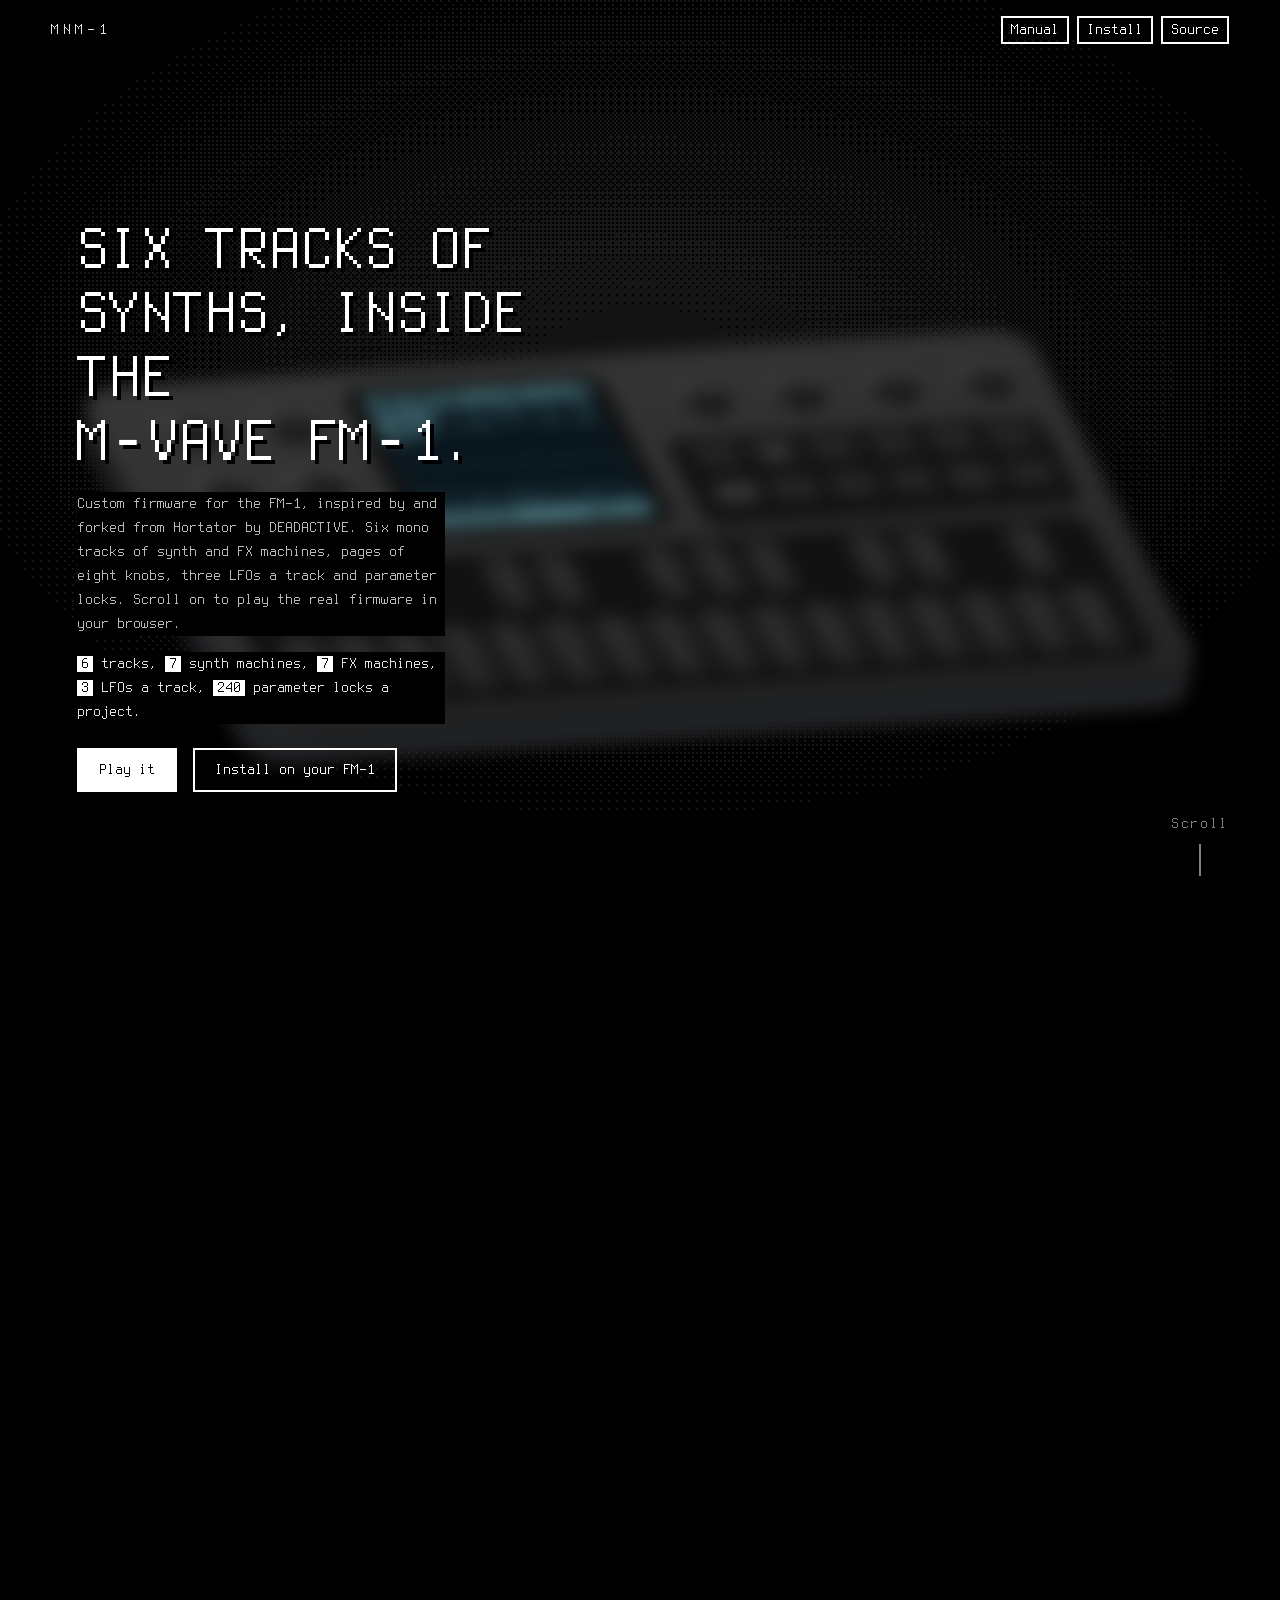
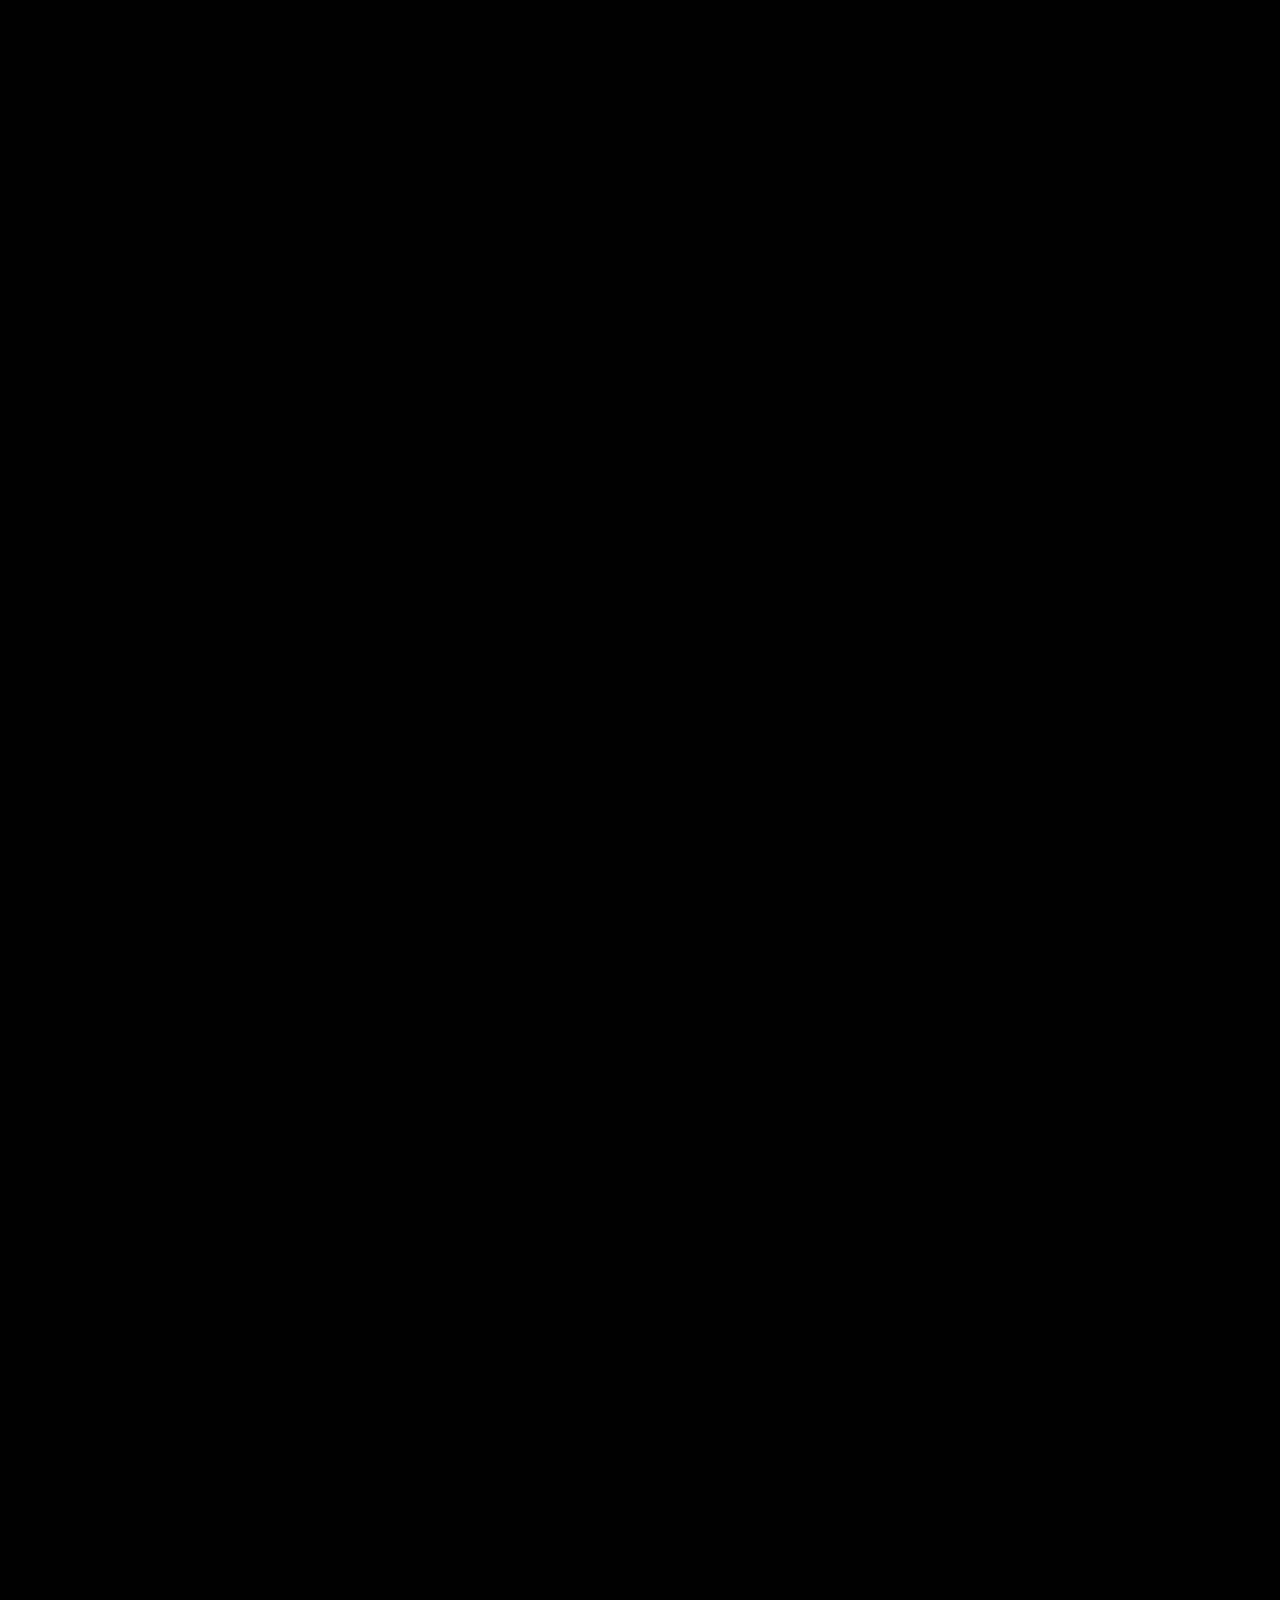
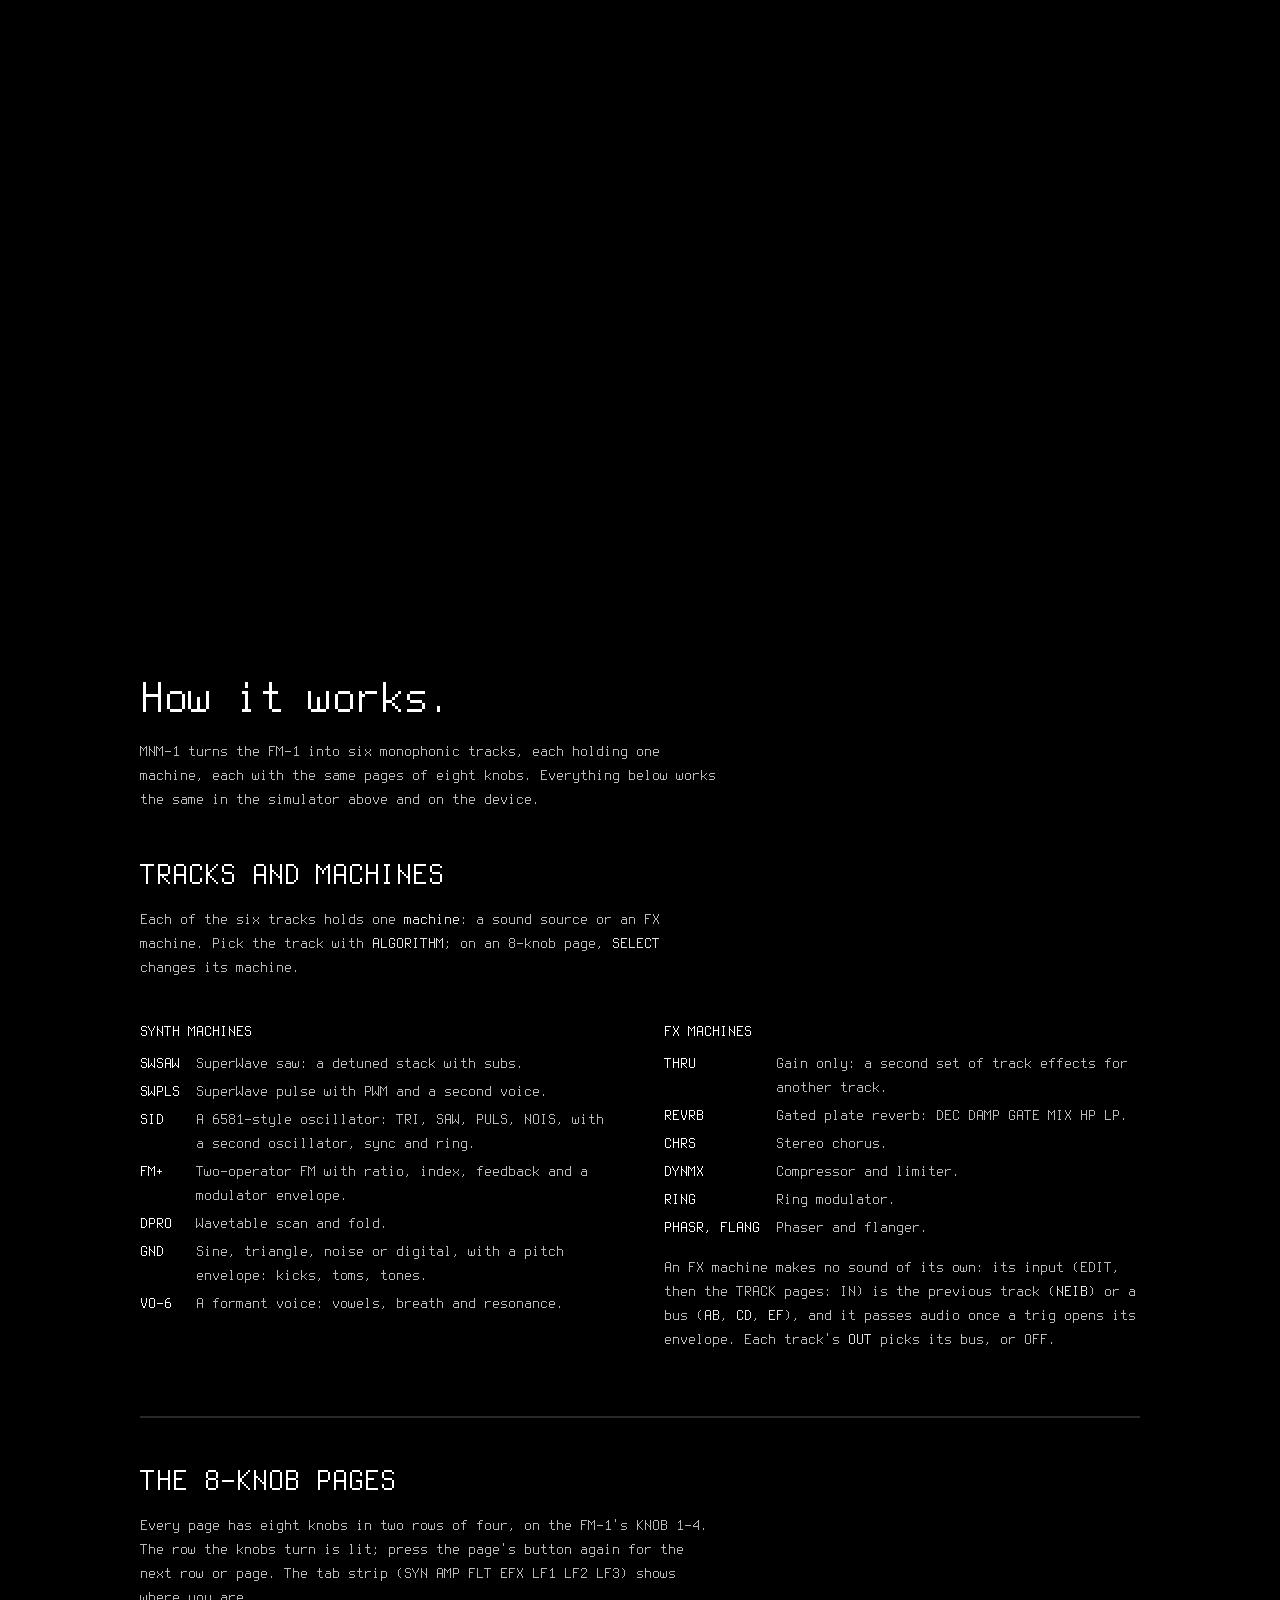
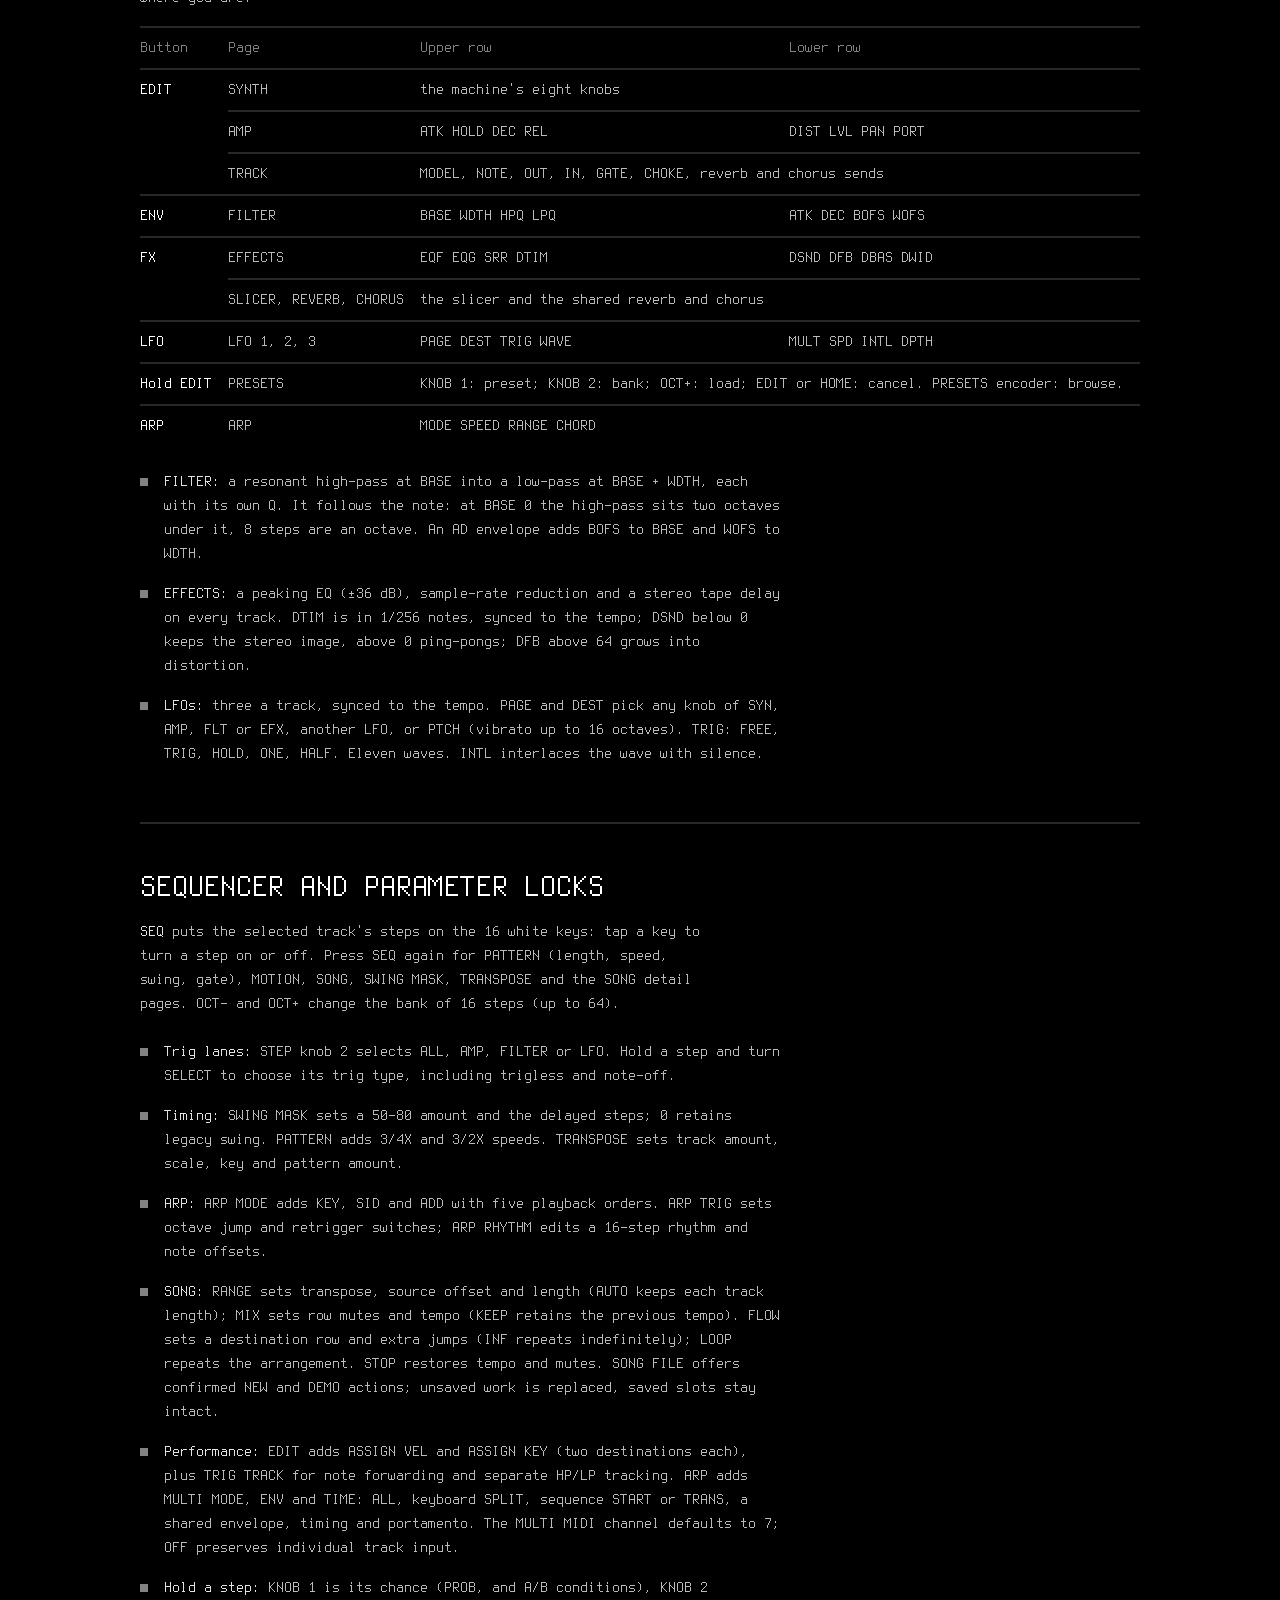
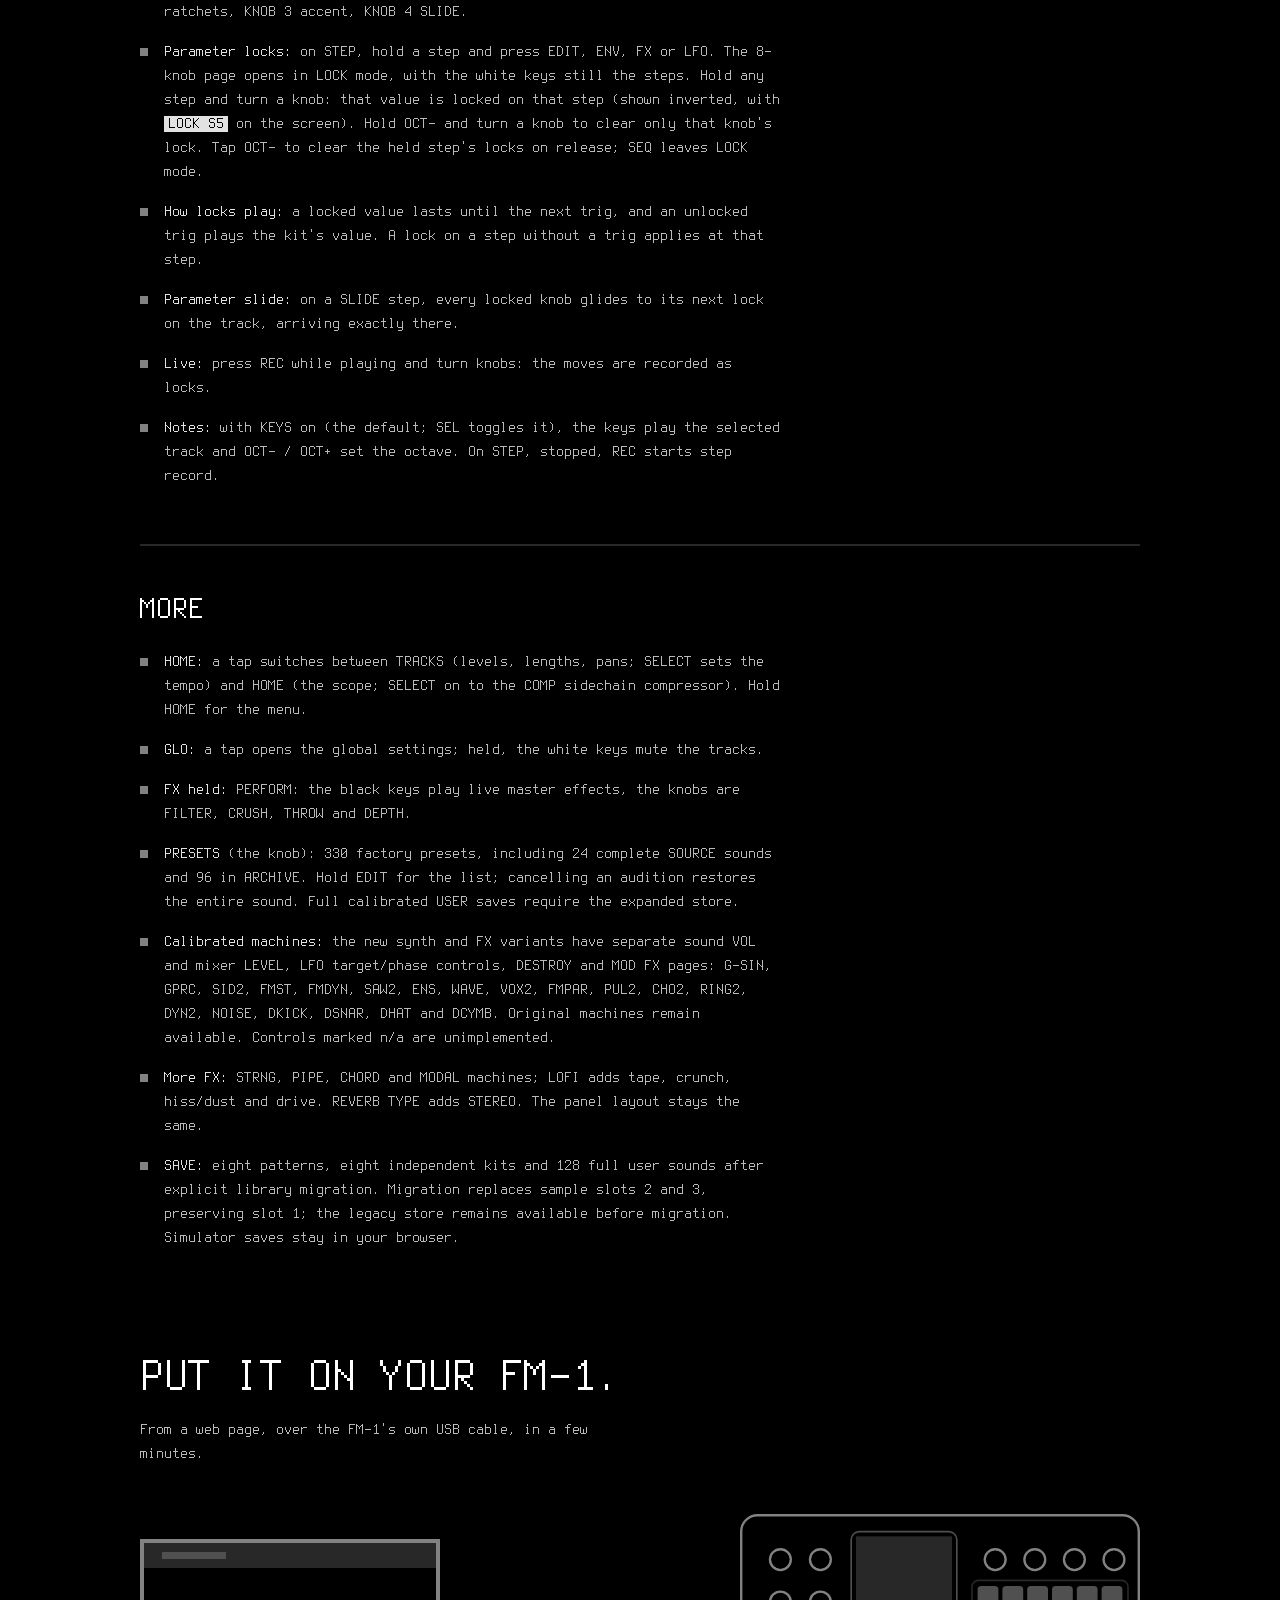
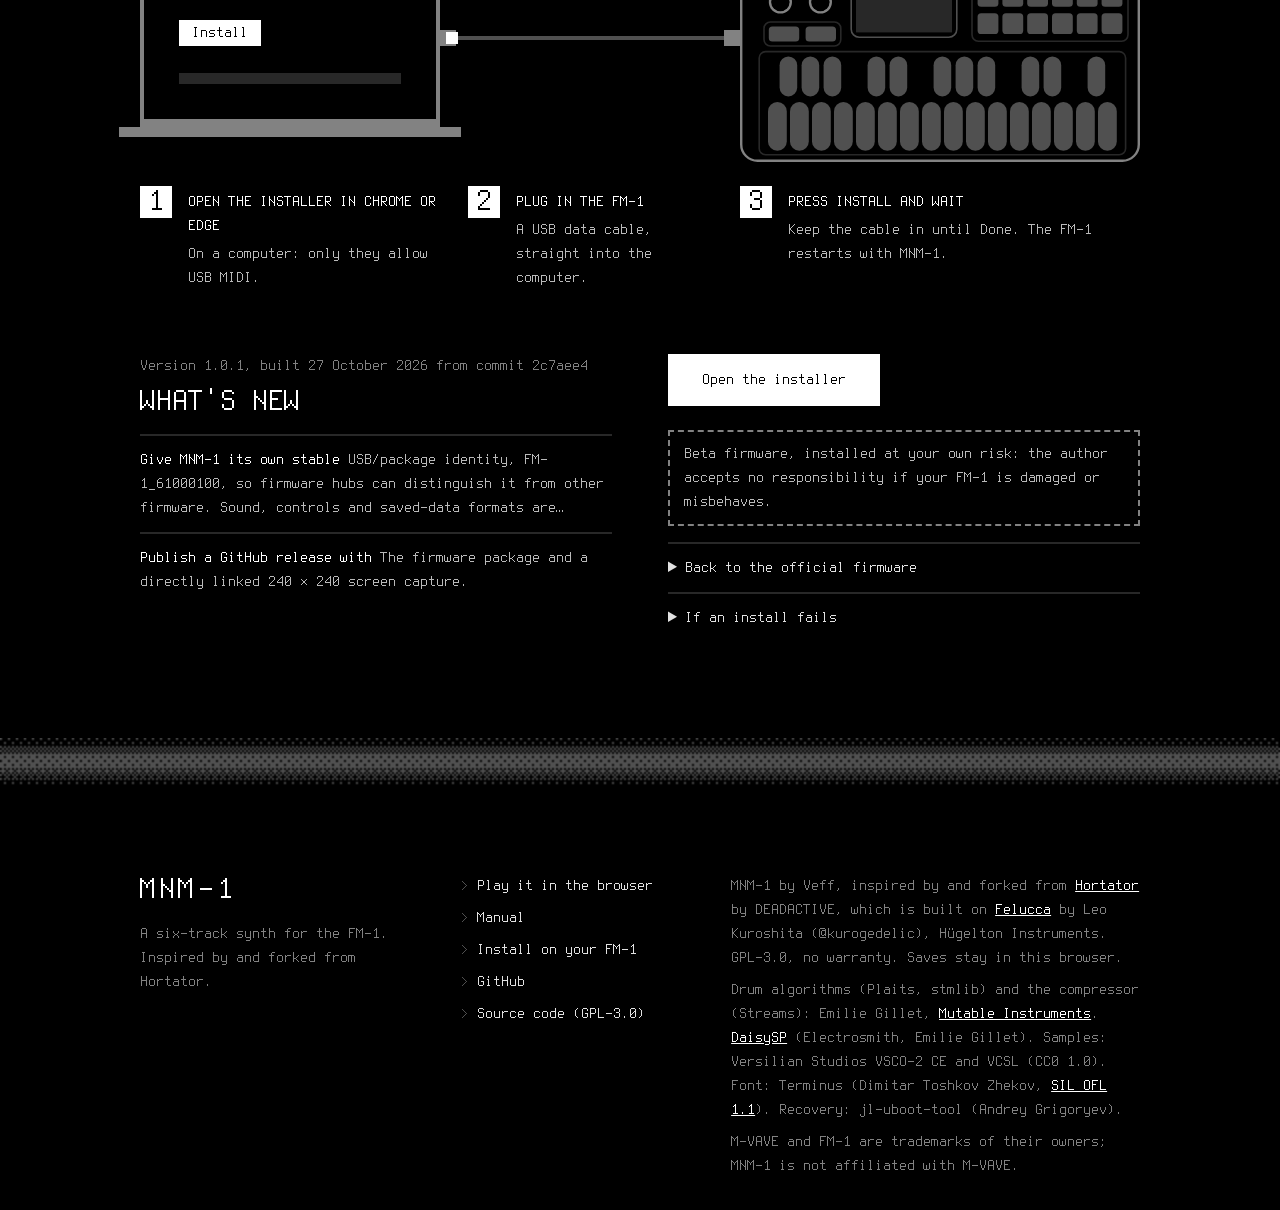
<file: index.html>
<!doctype html>
<!-- SPDX-License-Identifier: GPL-3.0-only
     Drum machine fork: 2026 DEADACTIVE
     MNM-1: 2026 Veff -->
<html lang="en">
<head>
<meta charset="utf-8">
<meta name="viewport" content="width=device-width, initial-scale=1, viewport-fit=cover">
<title>MNM-1: synth firmware for the M-VAVE FM-1</title>
<meta name="description" content="MNM-1 turns the M-VAVE FM-1 into a six-track synth: synth and FX machines, 8-knob pages, three LFOs a track, parameter locks. Inspired by and forked from Hortator. Play it in your browser, then install it over USB.">
<link rel="preconnect" href="https://fonts.googleapis.com">
<link rel="preconnect" href="https://fonts.gstatic.com" crossorigin>
<link href="https://fonts.googleapis.com/css2?family=Silkscreen&display=swap" rel="stylesheet" media="print" onload="this.media='all'">
<link rel="preload" href="terminus.woff?v=7394a79f0e" as="font" type="font/woff" crossorigin>
<link rel="stylesheet" href="sim.css?v=7394a79f0e">
</head>
<body>
<section id="hero" class="hero" aria-label="MNM-1">
  <div class="hero-stage" id="stage">
    <nav class="hero-nav">
      <span class="silk">MNM-1</span>
      <span class="nav-links"><a href="#manual">Manual</a><a href="webapp/installer/">Install</a><a href="https://github.com/galfaroth/mnm1">Source</a></span>
    </nav>

    <div class="desk-shadow" id="desk-shadow"></div>
    <div class="scene" id="scene">
      <div class="tilt" id="tilt">
        <div id="fit" class="fit">
          <div id="device" class="device" aria-label="FM-1 panel"></div>
        </div>
      </div>
    </div>
    <div class="scene-dim" aria-hidden="true"></div>
    <div class="power-ui" id="power-ui">                <!-- placed by app.js: a line from the FM-1's own switch -->
      <span class="power-lead" id="power-lead" aria-hidden="true"></span>
      <button type="button" class="power-toggle" id="power-on" role="switch" aria-checked="false" aria-label="Power"
        disabled><span class="knob"></span></button>
      <span class="power-label" id="power-label">Power</span>
    </div>

    <div class="hero-copy" id="hero-copy">
      <h1>Six tracks of synths, inside the M&#8209;VAVE&nbsp;FM&#8209;1.</h1>
      <p>Custom firmware for the FM-1, inspired by and forked from Hortator by DEADACTIVE. Six mono tracks of synth and
        FX machines, pages of eight knobs, three LFOs a track and parameter locks. Scroll on to play the real
        firmware in your browser.</p>
      <p class="hero-count"><b>6</b> tracks, <b>7</b> synth machines, <b>7</b> FX machines, <b>3</b> LFOs a track,
        <b>240</b> parameter locks a project.</p>
      <p class="hero-actions">
        <a class="cta" href="#play">Play it</a>
        <span class="cta-slot"><a class="cta ghost" href="webapp/installer/">Install on your FM-1</a><span class="install-count" id="install-count" hidden></span></span>
      </p>
    </div>
    <p class="scroll-cue" id="scroll-cue" aria-hidden="true">Scroll</p>

    <div class="play-bar" id="play-bar">
      <p id="note" class="note" role="status"></p>
      <span class="power-note" id="power-note">Loading…</span>
      <button type="button" class="bar-btn" id="help-toggle" aria-expanded="false" aria-controls="help">Controls</button>
      <button type="button" class="bar-btn" id="reset" aria-haspopup="dialog">Reset to demos</button>
      <div id="reset-confirm" class="confirm" role="dialog" aria-label="Reset to demos" hidden>
        <p>Erase your saves in this browser and restore the four demos?</p>
        <button type="button" id="reset-yes">Erase and restart</button>
        <button type="button" id="reset-no">Keep my saves</button>
      </div>
    </div>
    <a class="more-cue" id="more-cue" href="#manual">More below<span aria-hidden="true">↓</span></a>
    <div id="help" class="help" hidden>
      <div>
        <h2>Mouse and touch</h2>
        <ul>
          <li>Keys and buttons play while held, several at once.</li>
          <li>Knobs: drag up or down, the mouse wheel, or hover and press ↑ ↓.</li>
          <li>To hold a button (GLO, FX, a step + a page button), right-click or long-press it; tap again to let go.</li>
        </ul>
      </div>
      <div>
        <h2>Getting around</h2>
        <ul>
          <li>PLAY starts demo 1. EDIT, ENV, FX and LFO open the 8-knob pages; press again for the lower row.</li>
          <li>SELECT picks the machine on those pages. ALGORITHM picks the track.</li>
          <li>SEQ: the steps on the white keys. SEL (SCL) turns KEYS off and on.</li>
          <li>Hold GLO: the white keys mute the tracks. Hold HOME for the menu.</li>
        </ul>
      </div>
      <div>
        <h2>Computer keyboard</h2>
        <ul>
          <li>Lower keys: Z X C V B N M , . / and S D F H J L ; '</li>
          <li>Upper keys: Q W E R T Y and 3 4 6.</li>
          <li>Space PLAY, Enter REC, Esc HOME, ← OCT−, → OCT+.</li>
        </ul>
      </div>
    </div>
  </div>
  <span class="hero-end" id="play" aria-hidden="true"></span>
</section>

<section id="manual" class="doc" aria-labelledby="manual-title">
  <header class="doc-head">
    <h2 id="manual-title">How it works.</h2>
    <p>MNM-1 turns the FM-1 into six monophonic tracks, each holding one machine, each with the same pages of
      eight knobs. Everything below works the same in the simulator above and on
      the device.</p>
  </header>

  <article class="doc-block" aria-labelledby="m-tracks">
    <h3 id="m-tracks">Tracks and machines</h3>
    <p>Each of the six tracks holds one <b>machine</b>: a sound source or an FX machine. Pick the track with
      <b>ALGORITHM</b>; on an 8-knob page, <b>SELECT</b> changes its machine.</p>
    <div class="doc-cols">
      <div>
        <h4>Synth machines</h4>
        <dl>
          <dt>SWSAW</dt><dd>SuperWave saw: a detuned stack with subs.</dd>
          <dt>SWPLS</dt><dd>SuperWave pulse with PWM and a second voice.</dd>
          <dt>SID</dt><dd>A 6581-style oscillator: TRI, SAW, PULS, NOIS, with a second oscillator, sync and ring.</dd>
          <dt>FM+</dt><dd>Two-operator FM with ratio, index, feedback and a modulator envelope.</dd>
          <dt>DPRO</dt><dd>Wavetable scan and fold.</dd>
          <dt>GND</dt><dd>Sine, triangle, noise or digital, with a pitch envelope: kicks, toms, tones.</dd>
          <dt>VO-6</dt><dd>A formant voice: vowels, breath and resonance.</dd>
        </dl>
      </div>
      <div>
        <h4>FX machines</h4>
        <dl>
          <dt>THRU</dt><dd>Gain only: a second set of track effects for another track.</dd>
          <dt>REVRB</dt><dd>Gated plate reverb: DEC DAMP GATE MIX HP LP.</dd>
          <dt>CHRS</dt><dd>Stereo chorus.</dd>
          <dt>DYNMX</dt><dd>Compressor and limiter.</dd>
          <dt>RING</dt><dd>Ring modulator.</dd>
          <dt>PHASR, FLANG</dt><dd>Phaser and flanger.</dd>
        </dl>
        <p class="note-text">An FX machine makes no sound of its own: its input (EDIT, then the TRACK pages: IN) is the
          previous track (<b>NEIB</b>) or a bus (<b>AB</b>, <b>CD</b>, <b>EF</b>), and it passes audio once a trig
          opens its envelope. Each track's <b>OUT</b> picks its bus, or OFF.</p>
      </div>
    </div>
  </article>

  <article class="doc-block" aria-labelledby="m-pages">
    <h3 id="m-pages">The 8-knob pages</h3>
    <p>Every page has eight knobs in two rows of four, on the FM-1's KNOB 1-4. The row the knobs turn is lit; press
      the page's button again for the next row or page. The tab strip (SYN AMP FLT EFX LF1 LF2 LF3) shows where you
      are.</p>
    <div class="table-wrap">
    <table>
      <thead><tr><th>Button</th><th>Page</th><th>Upper row</th><th>Lower row</th></tr></thead>
      <tbody>
        <tr><td class="pbtn" rowspan="3">EDIT</td><td>SYNTH</td><td colspan="2">the machine's eight knobs</td></tr>
        <tr><td>AMP</td><td>ATK HOLD DEC REL</td><td>DIST LVL PAN PORT</td></tr>
        <tr><td>TRACK</td><td colspan="2">MODEL, NOTE, OUT, IN, GATE, CHOKE, reverb and chorus sends</td></tr>
        <tr><td class="pbtn">ENV</td><td>FILTER</td><td>BASE WDTH HPQ LPQ</td><td>ATK DEC BOFS WOFS</td></tr>
        <tr><td class="pbtn" rowspan="2">FX</td><td>EFFECTS</td><td>EQF EQG SRR DTIM</td><td>DSND DFB DBAS DWID</td></tr>
        <tr><td>SLICER, REVERB, CHORUS</td><td colspan="2">the slicer and the shared reverb and chorus</td></tr>
        <tr><td class="pbtn">LFO</td><td>LFO 1, 2, 3</td><td>PAGE DEST TRIG WAVE</td><td>MULT SPD INTL DPTH</td></tr>
        <tr><td class="pbtn">Hold EDIT</td><td>PRESETS</td><td colspan="2">KNOB 1: preset; KNOB 2: bank; OCT+: load; EDIT or HOME: cancel. PRESETS encoder: browse.</td></tr>
        <tr><td class="pbtn">ARP</td><td>ARP</td><td colspan="2">MODE SPEED RANGE CHORD</td></tr>
      </tbody>
    </table>
    </div>
    <ul class="doc-list">
      <li><b>FILTER:</b> a resonant high-pass at BASE into a low-pass at BASE + WDTH, each with its own Q. It follows
        the note: at BASE 0 the high-pass sits two octaves under it, 8 steps are an octave. An AD envelope adds BOFS to
        BASE and WOFS to WDTH.</li>
      <li><b>EFFECTS:</b> a peaking EQ (±36 dB), sample-rate reduction and a stereo tape delay on every track. DTIM is
        in 1/256 notes, synced to the tempo; DSND below 0 keeps the stereo image, above 0 ping-pongs; DFB above 64
        grows into distortion.</li>
      <li><b>LFOs:</b> three a track, synced to the tempo. PAGE and DEST pick any knob of SYN, AMP, FLT or EFX,
        another LFO, or PTCH (vibrato up to 16 octaves). TRIG: FREE, TRIG, HOLD, ONE, HALF. Eleven waves. INTL
        interlaces the wave with silence.</li>
    </ul>
  </article>

  <article class="doc-block" aria-labelledby="m-seq">
    <h3 id="m-seq">Sequencer and parameter locks</h3>
    <p><b>SEQ</b> puts the selected track's steps on the 16 white keys: tap a key to turn a step on or off. Press SEQ
      again for PATTERN (length, speed, swing, gate), MOTION, SONG, SWING MASK, TRANSPOSE and the SONG detail pages. OCT− and OCT+ change the bank of 16 steps
      (up to 64).</p>
    <ul class="doc-list">
      <li><b>Trig lanes:</b> STEP knob 2 selects ALL, AMP, FILTER or LFO. Hold a step and turn SELECT to choose its trig type, including trigless and note-off.</li>
      <li><b>Timing:</b> SWING MASK sets a 50–80 amount and the delayed steps; 0 retains legacy swing. PATTERN adds 3/4X and 3/2X speeds. TRANSPOSE sets track amount, scale, key and pattern amount.</li>
      <li><b>ARP:</b> ARP MODE adds KEY, SID and ADD with five playback orders. ARP TRIG sets octave jump and retrigger switches; ARP RHYTHM edits a 16-step rhythm and note offsets.</li>
      <li><b>SONG:</b> RANGE sets transpose, source offset and length (AUTO keeps each track length); MIX sets row mutes and tempo (KEEP retains the previous tempo). FLOW sets a destination row and extra jumps (INF repeats indefinitely); LOOP repeats the arrangement. STOP restores tempo and mutes. SONG FILE offers confirmed NEW and DEMO actions; unsaved work is replaced, saved slots stay intact.</li>
      <li><b>Performance:</b> EDIT adds ASSIGN VEL and ASSIGN KEY (two destinations each), plus TRIG TRACK for note forwarding and separate HP/LP tracking. ARP adds MULTI MODE, ENV and TIME: ALL, keyboard SPLIT, sequence START or TRANS, a shared envelope, timing and portamento. The MULTI MIDI channel defaults to 7; OFF preserves individual track input.</li>
      <li><b>Hold a step:</b> KNOB 1 is its chance (PROB, and A/B conditions), KNOB 2 ratchets, KNOB 3 accent, KNOB 4
        SLIDE.</li>
      <li><b>Parameter locks:</b> on STEP, hold a step and press EDIT, ENV, FX or LFO. The 8-knob page opens in LOCK
        mode, with the white keys still the steps. Hold any step and turn a knob: that value is locked on that step
        (shown inverted, with <code>LOCK S5</code> on the screen). Hold OCT− and turn a knob to clear only that knob's lock. Tap OCT− to clear the held step's locks on release; SEQ leaves LOCK
        mode.</li>
      <li><b>How locks play:</b> a locked value lasts until the next trig, and an unlocked trig
        plays the kit's value. A lock on a step without a trig applies at that step.</li>
      <li><b>Parameter slide:</b> on a SLIDE step, every locked knob glides to its next lock on the track, arriving
        exactly there.</li>
      <li><b>Live:</b> press REC while playing and turn knobs: the moves are recorded as locks.</li>
      <li><b>Notes:</b> with KEYS on (the default; SEL toggles it), the keys play the selected track and OCT− / OCT+
        set the octave. On STEP, stopped, REC starts step record.</li>
    </ul>
  </article>

  <article class="doc-block" aria-labelledby="m-more">
    <h3 id="m-more">More</h3>
    <ul class="doc-list">
      <li><b>HOME:</b> a tap switches between TRACKS (levels, lengths, pans; SELECT sets the tempo) and HOME (the scope;
        SELECT on to the COMP sidechain compressor). Hold HOME for the menu.</li>
      <li><b>GLO:</b> a tap opens the global settings; held, the white keys mute the tracks.</li>
      <li><b>FX held:</b> PERFORM: the black keys play live master effects, the knobs are FILTER, CRUSH, THROW and
        DEPTH.</li>
      <li><b>PRESETS</b> (the knob): 330 factory presets, including 24 complete SOURCE sounds and 96 in ARCHIVE.
        Hold EDIT for the list; cancelling an audition restores the entire sound. Full calibrated USER saves require the expanded store.</li>
      <li><b>Calibrated machines:</b> the new synth and FX variants have separate sound VOL and mixer LEVEL,
        LFO target/phase controls, DESTROY and MOD FX pages: G-SIN, GPRC, SID2, FMST, FMDYN, SAW2, ENS, WAVE,
        VOX2, FMPAR, PUL2, CHO2, RING2, DYN2, NOISE, DKICK, DSNAR, DHAT and DCYMB.
        Original machines remain available. Controls marked n/a are unimplemented.</li>
      <li><b>More FX:</b> STRNG, PIPE, CHORD and MODAL machines; LOFI adds tape, crunch, hiss/dust and drive.
        REVERB TYPE adds STEREO. The panel layout stays the same.</li>
      <li><b>SAVE:</b> eight patterns, eight independent kits and 128 full user sounds after explicit library migration. Migration replaces sample slots 2 and 3, preserving slot 1; the legacy store remains available before migration. Simulator saves stay in your browser.</li>
    </ul>
  </article>
</section>

<section id="install" class="install" aria-labelledby="install-title">
  <header class="install-head">
    <h2 id="install-title">Put it on your FM-1.</h2>
    <p>From a web page, over the FM-1's own USB cable, in a few minutes.</p>
  </header>

  <div class="cable-diagram" id="cable" aria-hidden="true">
    <div class="laptop">
      <div class="lid"><span class="bar"></span><span class="ghost-btn">Install</span><span class="ghost-line"></span></div>
      <div class="deck"></div>
    </div>
    <div class="usb"><span class="wire"></span><span class="pulse"></span><span class="pulse late"></span></div>
    <div class="fm1-shot" id="install-mini"></div>
  </div>
  <ol class="install-steps">
    <li><h3>Open the installer in Chrome or Edge</h3><p>On a computer: only they allow USB MIDI.</p></li>
    <li><h3>Plug in the FM-1</h3><p>A USB data cable, straight into the computer.</p></li>
    <li><h3>Press Install and wait</h3><p>Keep the cable in until Done. The FM-1 restarts with MNM-1.</p></li>
  </ol>

  <div class="install-grid">
    <div class="whats-new">
      <p class="fw-version" id="fw-version">MNM-1</p>
      <h3>What's new</h3>
      <ul id="whats-new"></ul>
    </div>
    <div class="install-go">
      <a class="cta big" href="webapp/installer/">Open the installer</a>
      <p class="beta">Beta firmware, installed at your own risk: the author accepts no responsibility if your FM-1 is
        damaged or misbehaves.</p>
      <details>
        <summary>Back to the official firmware</summary>
        <p>M-VAVE's updater, M-UPGRADE, puts it back: from
          <a href="https://www.m-vave.com/download" target="_blank" rel="noopener">m-vave.com/download</a>, Downloads →
          PC Software → M-UPGRADE, with PC Firmware → FM-1 V15.</p>
      </details>
      <details>
        <summary>If an install fails</summary>
        <p>Replug and press Install again: the FM-1 stays in update mode until a write has finished. If it no longer
          starts, recovery needs a
          <a href="https://github.com/kurogedelic/FM-1-transporter" target="_blank" rel="noopener">Transporter</a>.</p>
      </details>
    </div>
  </div>
</section>

<div class="foot-band" id="foot-band" aria-hidden="true"></div>
<footer class="foot">
  <div class="foot-brand">
    <p class="silk foot-mark">MNM-1</p>
    <p>A six-track synth for the FM-1. Inspired by and forked from Hortator.</p>
  </div>
  <nav class="foot-nav" aria-label="On this page">
    <a href="#play">Play it in the browser</a>
    <a href="#manual">Manual</a>
    <a href="webapp/installer/">Install on your FM-1</a>
    <a href="https://github.com/galfaroth/mnm1">GitHub</a>
    <a href="source.tar.gz?v=7394a79f0e">Source code (GPL-3.0)</a>
  </nav>
  <div class="foot-credits">
    <p>MNM-1 by Veff, inspired by and forked from
      <a href="https://deadactive.github.io/hortator/" target="_blank" rel="noopener">Hortator</a> by DEADACTIVE, which is
      built on <a href="https://github.com/hugelton/Felucca" target="_blank" rel="noopener">Felucca</a> by Leo Kuroshita
      (@kurogedelic), Hügelton Instruments. GPL-3.0, no warranty. Saves stay in this browser.</p>
    <p>Drum algorithms (Plaits, stmlib) and the compressor (Streams): Emilie Gillet,
      <a href="https://github.com/pichenettes/eurorack" target="_blank" rel="noopener">Mutable Instruments</a>.
      <a href="https://github.com/electro-smith/DaisySP" target="_blank" rel="noopener">DaisySP</a> (Electrosmith,
      Emilie Gillet). Samples: Versilian Studios VSCO-2 CE and VCSL (CC0 1.0). Font: Terminus (Dimitar Toshkov
      Zhekov, <a href="terminus-license.txt?v=7394a79f0e">SIL OFL 1.1</a>). Recovery: jl-uboot-tool (Andrey Grigoryev).</p>
    <p>M-VAVE and FM-1 are trademarks of their owners; MNM-1 is not affiliated with M-VAVE.</p>
  </div>
</footer>
<script type="module" src="app.js?v=7394a79f0e"></script>
</body>
</html>
</file>
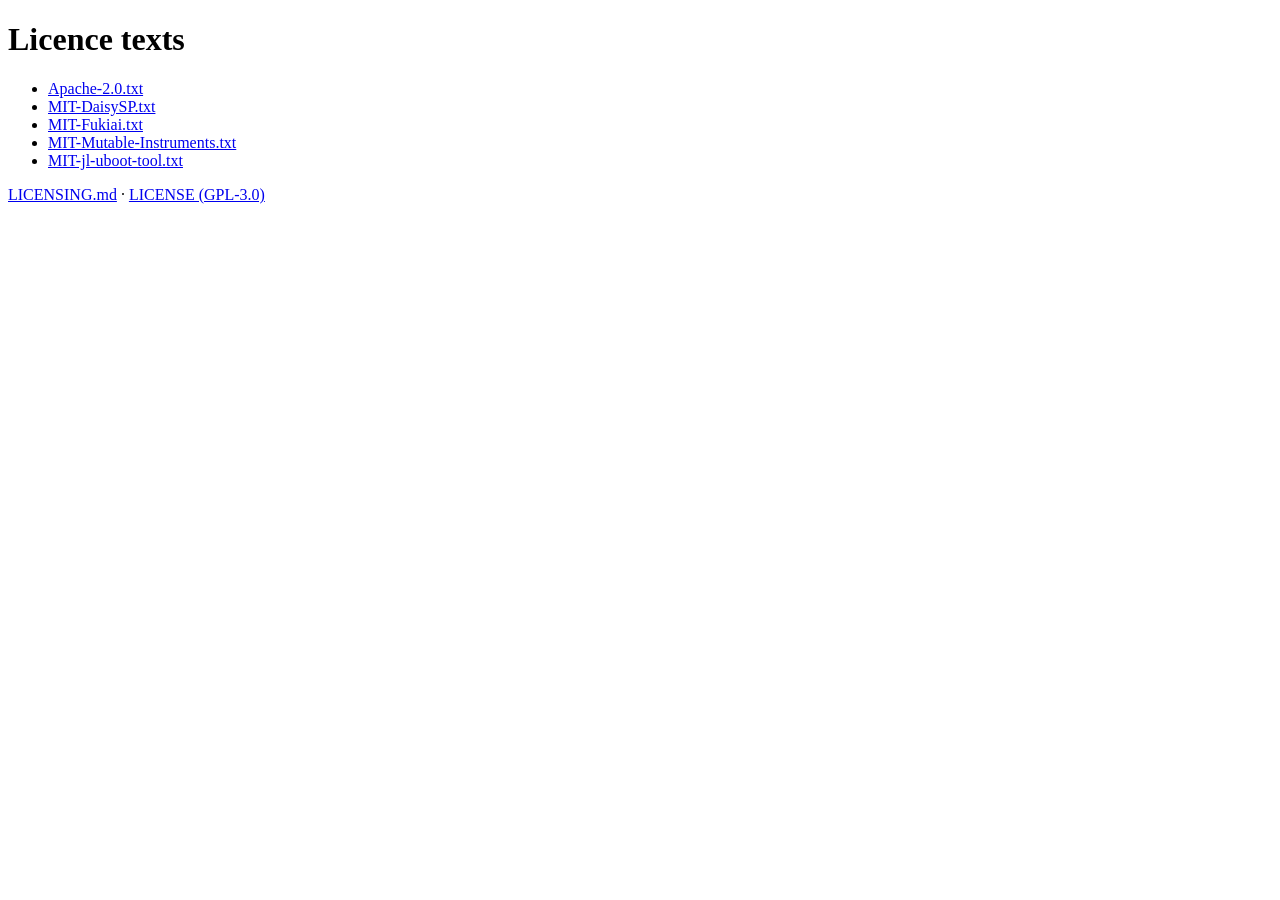
<file: firmware/LICENSES/index.html>
<!doctype html><meta charset="utf-8"><title>Licences</title><h1>Licence texts</h1><ul><li><a href="Apache-2.0.txt">Apache-2.0.txt</a></li><li><a href="MIT-DaisySP.txt">MIT-DaisySP.txt</a></li><li><a href="MIT-Fukiai.txt">MIT-Fukiai.txt</a></li><li><a href="MIT-Mutable-Instruments.txt">MIT-Mutable-Instruments.txt</a></li><li><a href="MIT-jl-uboot-tool.txt">MIT-jl-uboot-tool.txt</a></li></ul><p><a href="../LICENSING.md">LICENSING.md</a> · <a href="../LICENSE">LICENSE (GPL-3.0)</a></p>
</file>
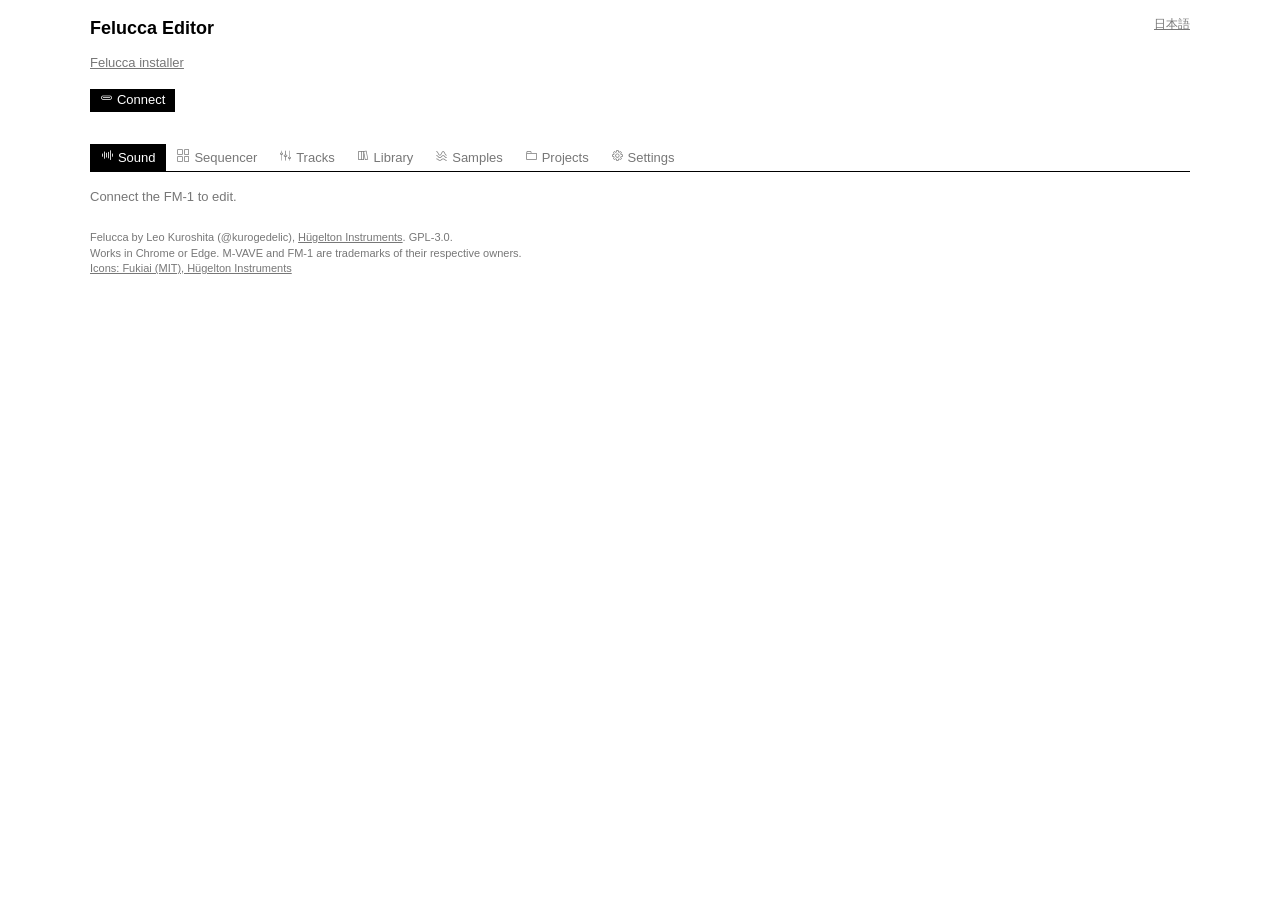
<file: webapp/editor/index.html>
<!doctype html>
<!-- SPDX-License-Identifier: GPL-3.0-only
     Copyright (C) 2026 Leo Kuroshita (@kurogedelic), Hügelton Instruments -->
<!-- Felucca web editor. One file, no libraries. Protocol: EDITOR_PROTOCOL.md.
     Add ?mock=1 to the URL to use a built-in simulated device. -->
<html lang="ja">
<head>
<meta charset="utf-8">
<meta name="viewport" content="width=device-width, initial-scale=1">
<title>Felucca Editor</title>
<style>
  /* Fukiai: Hügelton Instruments' icon font (MIT, FUKIAI-LICENSE.txt). Icons are text in .ic spans;
     they stay hidden until the face has loaded (html.fk), so a missing font never shows boxes. */
  @font-face { font-family: "Fukiai"; src: url("fukiai.ttf") format("truetype"); font-display: block; unicode-range: U+EA00-EB09; }
  :root { --bg: #fff; --fg: #000; --dim: #777; --line: #ccc; }
  @media (prefers-color-scheme: dark) {
    :root:not([data-theme="light"]) { --bg: #000; --fg: #fff; --dim: #888; --line: #444; }
  }
  :root[data-theme="dark"] { --bg: #000; --fg: #fff; --dim: #888; --line: #444; }
  html { color-scheme: light dark; }
  body { margin: 0; background: var(--bg); color: var(--fg);
         font: 13px/1.4 -apple-system, BlinkMacSystemFont, "Helvetica Neue", Arial, sans-serif;
         font-variant-numeric: tabular-nums; }
  main { max-width: 1100px; margin: 0 auto; padding: 16px; }
  h1 { font-size: 18px; font-weight: 600; margin: 0 0 8px; }
  h2 { font-size: 13px; font-weight: 600; margin: 0 0 4px; padding-bottom: 2px; border-bottom: 1px solid var(--fg); }
  h3 { font-size: 11px; font-weight: 400; color: var(--dim); margin: 4px 0 0; }
  a { color: inherit; }
  .lang { float: right; font-size: 12px; color: var(--dim); text-decoration: underline; background: none; padding: 0; }
  button { font: inherit; background: var(--fg); color: var(--bg); border: 0; padding: 2px 10px; cursor: pointer; }
  button:disabled { opacity: .3; cursor: default; }
  button.lang { color: var(--dim); background: none; }
  select, input[type=text], input[type=number], input[type=search] {
    font: inherit; color: var(--fg); background: var(--bg); border: 1px solid var(--line); padding: 1px 3px; border-radius: 0; }
  input[type=range] { width: 100%; margin: 0; accent-color: var(--fg); }
  input[type=checkbox] { accent-color: var(--fg); margin: 0; }
  .bar { display: flex; flex-wrap: wrap; gap: 6px 12px; align-items: center; margin: 0 0 8px; }
  .dim { color: var(--dim); }
  #status { min-height: 1.4em; }
  section { margin: 12px 0; }
  .groups { columns: 250px; column-gap: 20px; }
  .group { break-inside: avoid; margin: 0 0 12px; }
  .row { display: grid; grid-template-columns: 46px 1fr 70px; gap: 6px; align-items: center; min-height: 22px; }
  .row .v { text-align: right; white-space: nowrap; }
  .row select { width: 100%; }
  .browser { display: flex; flex-wrap: wrap; gap: 12px; align-items: flex-start; }
  .browser select[size] { min-width: 150px; }
  .slots { display: grid; grid-template-columns: auto auto auto auto; gap: 3px 8px; align-items: center; justify-content: start; }
  table { border-collapse: collapse; }
  th { font-weight: 400; color: var(--dim); text-align: left; padding: 0 6px 2px 0; }
  td { padding: 1px 6px 1px 0; }
  td.i { color: var(--dim); text-align: right; }
  #steps input[type=text] { width: 120px; }
  #steps input[type=number] { width: 48px; }
  #steps .bad { outline: 1px solid var(--fg); text-decoration: underline wavy; }
  #steps tr.off td { color: var(--dim); }
  .stepcols { columns: 470px; column-gap: 24px; }
  .stepcols table { break-inside: avoid; }
  @media (max-width: 600px) {
    .stepcols { columns: auto; overflow-x: auto; }
    #steps input[type=text] { width: 84px; }
    #steps input[type=number] { width: 42px; }
    #steps th, #steps td { padding-right: 3px; }
  }
  .smp { margin: 0 0 14px; padding: 6px 0 0; border-top: 1px solid var(--line); }
  .smp.over { outline: 1px solid var(--fg); outline-offset: 2px; }
  .smp .head { display: flex; flex-wrap: wrap; gap: 4px 12px; align-items: center; }
  .smp .head b { font-weight: 600; min-width: 40px; }
  .smp progress { width: 160px; height: 6px; accent-color: var(--fg); }
  .smp table { margin: 4px 0; }
  .smp input.name { width: 80px; text-transform: uppercase; }
  .smp input.root { width: 48px; }
  .smp .bad { text-decoration: underline wavy; }
  footer { margin-top: 24px; font-size: 11px; color: var(--dim); }
  .row.pushed .v { font-weight: 600; }
  /* librarian: local library and the device's user bank side by side, stacked on a phone */
  .libcols { display: grid; grid-template-columns: repeat(auto-fit, minmax(min(100%, 340px), 1fr)); gap: 8px 24px; margin-top: 6px; }
  .libcols > div { min-width: 0; }
  .libcols .bar input[type=search] { flex: 1 1 120px; min-width: 0; }
  .list { height: 260px; overflow: auto; border: 1px solid var(--line); resize: vertical; }
  .list table { width: 100%; table-layout: fixed; }
  .list th { position: sticky; top: 0; background: var(--bg); padding: 1px 6px; }
  .list td { padding: 1px 6px; white-space: nowrap; overflow: hidden; text-overflow: ellipsis; }
  .list tr[data-id], .list tr[data-slot] { cursor: pointer; }
  .list tr.sel td { background: var(--fg); color: var(--bg); }
  .list tr.empty td { color: var(--dim); }
  .list tr.over td { outline: 1px dashed var(--fg); outline-offset: -1px; }
  .list.over { outline: 1px solid var(--fg); }
  .list .none { padding: 6px; color: var(--dim); }
  .list col.n { width: 40px; } .list col.e { width: 72px; } .list col.d { width: 78px; }
  .ic { font-family: "Fukiai"; font-style: normal; font-weight: 400; font-synthesis: none; line-height: 1; margin-right: .3em; }
  html:not(.fk) .ic { display: none; }
  /* wave choices: a page-drawn picker so the options can carry an icon (Chrome 135+); native menus get words only */
  @supports (appearance: base-select) {
    select.wave, select.wave::picker(select) { appearance: base-select; }
    select.wave { padding: 1px 3px; min-block-size: 0; border: 1px solid var(--line); border-radius: 0; background: var(--bg); color: var(--fg); }
    select.wave > button { font: inherit; background: none; color: inherit; padding: 0; text-align: start; }
    select.wave::picker(select) { border: 1px solid var(--line); background: var(--bg); color: var(--fg); padding: 0; }
    select.wave option { padding: 1px 6px; min-block-size: 0; }
    select.wave option:checked { font-weight: 600; }
    select.wave option:hover, select.wave option:focus-visible { background: var(--fg); color: var(--bg); }
    select.wave option::checkmark { display: none; }
  }
  /* tabs: a wrapping row of plain buttons, the open one inverted; header stays at the top on wide screens */
  .top { position: sticky; top: 0; z-index: 5; background: var(--bg); padding: 4px 0 0; }
  @media (max-width: 600px) { .top { position: static; } }
  .tabs { display: flex; flex-wrap: wrap; gap: 0; border-bottom: 1px solid var(--fg); margin: 6px 0 0; }
  .tabs button { background: none; color: var(--dim); padding: 4px 10px; border: 1px solid transparent; border-bottom: 0; white-space: nowrap; }
  .tabs button:hover { color: var(--fg); }
  .tabs button[aria-selected="true"] { background: var(--fg); color: var(--bg); }
  .trackbar { display: flex; flex-wrap: wrap; gap: 4px 8px; align-items: center; padding: 6px 0; border-bottom: 1px solid var(--line); }
  .seg { display: inline-flex; flex-wrap: wrap; }
  .seg button, button.tog { background: var(--bg); color: var(--fg); border: 1px solid var(--fg); padding: 1px 10px; }
  .seg button + button { border-left: 0; }
  .seg button[aria-pressed="true"], button.tog[aria-pressed="true"] { background: var(--fg); color: var(--bg); }
  .panel { margin: 12px 0; }
  .hint { margin: 16px 0; color: var(--dim); }
  /* sequencer: a step grid over the selected track (16 per row, 8 on a phone) */
  .grid { display: grid; grid-template-columns: repeat(16, minmax(0, 1fr)); gap: 2px; margin: 6px 0 12px; }
  @media (max-width: 600px) { .grid { grid-template-columns: repeat(8, minmax(0, 1fr)); } }
  .grid button { background: var(--bg); color: var(--fg); border: 1px solid var(--line); padding: 2px; min-width: 0; height: 52px;
                 display: flex; flex-direction: column; justify-content: flex-start; gap: 1px; text-align: left; overflow: hidden; font-size: 10px; line-height: 1.15; }
  .grid button .n { color: var(--dim); }
  .grid button .x { overflow: hidden; overflow-wrap: anywhere; flex: 1; }
  .grid button.on { background: var(--fg); color: var(--bg); border-color: var(--fg); }
  .grid button.on .n { color: inherit; opacity: .6; }
  .grid button.acc .x { font-weight: 700; }
  .grid button.tie { border-style: dashed; border-color: var(--fg); }
  .grid button.beat { border-left-color: var(--fg); }
  #steps tr.hl td { outline: 1px solid var(--fg); }
  /* mixer: four channel strips as on the device's TRACKS page */
  .mixer { display: grid; grid-template-columns: repeat(4, minmax(0, 1fr)); gap: 8px; max-width: 640px; margin: 6px 0; }
  .strip { border: 1px solid var(--line); padding: 6px 4px; display: flex; flex-direction: column; align-items: center; gap: 6px; min-width: 0; }
  .strip.sel { border-color: var(--fg); box-shadow: inset 0 0 0 1px var(--fg); }
  .strip .num { font-size: 18px; font-weight: 600; line-height: 1; }
  .strip .snd { font-size: 11px; line-height: 1.3; width: 100%; text-align: center; overflow-wrap: anywhere; min-height: 2.6em; }
  .strip .rec { font-size: 11px; color: var(--dim); }
  .strip .rec.on { color: var(--fg); font-weight: 600; }
  .strip .rec:not(.on) .ic { visibility: hidden; }
  .strip input.fader { writing-mode: vertical-lr; direction: rtl; width: 28px; height: 150px; }
  .strip .v { font-size: 11px; white-space: nowrap; }
  .strip .pan { width: 100%; }
  .strip.muted .fader, .strip.muted .lv { opacity: .35; }
  .strip button { width: 100%; padding: 1px 2px; white-space: nowrap; overflow: hidden; text-overflow: ellipsis; }
  .strip button.selb:disabled { opacity: 1; background: none; color: var(--dim); }
  #sysinfo th { padding-right: 16px; }
  [hidden] { display: none !important; }
</style>
</head>
<body>
<main>
  <button class="lang" id="lang"></button>
  <h1>Felucca Editor</h1>
  <p class="dim"><a href="../installer/" style="color:inherit" data-t="installer"></a></p>
  <!-- always visible: connection, version, sync mode, the tabs and (Sound / Sequencer / Tracks) the track selector -->
  <header class="top">
    <div class="bar">
      <button id="connect" data-t="connect" data-ic="port_usb_c"></button>
      <span id="version" class="dim"></span>
      <span id="live" class="dim"></span>
      <span id="mock" class="dim" hidden data-t="mock"></span>
    </div>
    <div id="status"></div>
    <nav class="tabs" id="tabs" role="tablist">
      <button role="tab" data-tab="sound" data-t="sound" data-ic="symbol_audio"></button>
      <button role="tab" data-tab="sequencer" data-t="tabSeq" data-ic="symbol_grid"></button>
      <button role="tab" data-tab="tracks" data-t="tabTracks" data-ic="ui_slider_vertical"></button>
      <button role="tab" data-tab="library" data-t="library" data-ic="symbol_books"></button>
      <button role="tab" data-tab="samples" data-t="samples" data-ic="symbol_waves"></button>
      <button role="tab" data-tab="projects" data-t="projects" data-ic="symbol_folder"></button>
      <button role="tab" data-tab="settings" data-t="tabSettings" data-ic="symbol_cog"></button>
    </nav>
    <div class="trackbar" id="trackbar" hidden><span class="dim" data-t="track"></span><span class="seg" id="trackbtns" role="group"></span></div>
  </header>
  <p class="hint" id="hint" hidden></p>

  <section class="panel" id="p-sound" data-tab="sound" data-dev hidden>
    <div class="browser" id="browser">
      <label><span data-t="engine"></span><br><select id="engine"></select></label>
      <label><span data-t="presets"></span><br><select id="preset" size="8"></select></label>
      <div>
        <p class="bar"><button id="init" data-t="initSound"></button>
          <button id="factlib" data-t="factoryToLib" data-ic="symbol_folder"></button></p>
        <p class="bar"><button id="savefile" data-t="saveFile" data-ic="symbol_download"></button>
          <button id="loadfile" data-t="loadFile" data-ic="symbol_upload"></button>
          <input type="file" id="file" accept=".json,application/json" hidden></p>
      </div>
    </div>
    <p class="dim" id="drumnote" data-t="drumNote" hidden></p>
    <p class="dim" id="ctlhelp" data-t="ctlHelp"></p>
    <div class="groups" id="groups"></div>
  </section>

  <section class="panel" id="p-sequencer" data-tab="sequencer" data-dev hidden>
    <div class="groups" id="seqgroups"></div>
    <div id="steps">
      <h2 data-t="steps" data-ic="note_eight"></h2>
      <p class="bar"><button id="reloadsteps" data-t="reload" data-ic="control_arrow_loop"></button>
        <button id="clearseq" data-t="clearSeq" data-ic="symbol_trash"></button>
        <span class="dim" id="noteshelp"></span></p>
      <div class="grid" id="stepgrid"></div>
      <div class="stepcols" id="steptables"></div>
    </div>
  </section>

  <section class="panel" id="p-tracks" data-tab="tracks" data-dev hidden>
    <h2 data-t="mixer" data-ic="ui_slider_vertical"></h2>
    <div class="mixer" id="mixer"></div>
    <p class="dim" data-t="mixHelp"></p>
  </section>

  <!-- works without a device too (the device bank shows while connected) -->
  <section class="panel" id="p-library" data-tab="library" hidden>
    <div class="libcols" id="libsec">
      <div id="libpane">
        <h2 data-t="library" data-ic="symbol_books"></h2>
        <div class="bar">
          <input type="search" id="libq" spellcheck="false">
          <select id="libeng"></select>
          <select id="libtag"></select>
          <select id="libsort"></select>
        </div>
        <div class="list" id="liblist"></div>
        <p class="bar" style="margin-top:6px">
          <button id="libaud" data-t="audition" data-ic="symbol_audio"></button>
          <button id="libput" data-t="toSlot" data-ic="symbol_upload"></button>
          <button id="libren" data-t="rename"></button>
          <button id="libtags" data-t="tags"></button>
          <button id="libdup" data-t="duplicate"></button>
          <button id="libdel" data-t="delete" data-ic="symbol_trash"></button>
          <button id="libexp1" data-t="exportPatch" data-ic="symbol_download"></button>
        </p>
        <p class="bar">
          <button id="libsave" data-t="saveToLib" data-ic="port_disk"></button>
          <button id="libimport" data-t="import" data-ic="symbol_upload"></button>
          <button id="libexport" data-t="exportLib" data-ic="symbol_download"></button>
          <input type="file" id="libfile" accept=".json,application/json" multiple hidden>
          <span class="dim" id="libcount"></span>
        </p>
      </div>
      <div>
        <h2 data-t="bank" data-ic="port_disk"></h2>
        <p class="dim" id="bankhint"></p>
        <div id="bankpane" hidden>
          <div class="bar"><b id="bankhead"></b></div>
          <div class="list" id="banklist"></div>
          <p class="bar" style="margin-top:6px">
            <button id="bkload" data-t="bankLoad" data-ic="symbol_folder_open"></button>
            <button id="bkstore" data-t="bankStore" data-ic="port_disk"></button>
            <button id="bkget" data-t="bankGet" data-ic="symbol_download"></button>
            <button id="bkerase" data-t="erase" data-ic="symbol_trash"></button>
          </p>
          <p class="bar">
            <button id="bkrefresh" data-t="reload" data-ic="control_arrow_loop"></button>
            <button id="bkexport" data-t="exportBank" data-ic="symbol_download"></button>
            <span class="dim" data-t="dndHelp"></span>
          </p>
        </div>
      </div>
    </div>
  </section>

  <section class="panel" id="p-samples" data-tab="samples" data-dev hidden>
    <h2 data-t="samples" data-ic="symbol_waves"></h2>
    <p class="dim" data-t="smpHelp"></p>
    <div id="smpslots"></div>
  </section>

  <section class="panel" id="p-projects" data-tab="projects" data-dev hidden>
    <h2 data-t="projects" data-ic="symbol_folder"></h2>
    <p class="dim" data-t="projHelp"></p>
    <div class="slots" id="slots"></div>
  </section>

  <section class="panel" id="p-settings" data-tab="settings" data-dev hidden>
    <div class="groups" id="setgroups"></div>
    <div class="group" style="margin-top:12px">
      <h2 data-t="system" data-ic="symbol_cog"></h2>
      <table id="sysinfo"></table>
    </div>
  </section>

  <footer>Felucca by Leo Kuroshita (@kurogedelic), <a href="https://hugelton.com" target="_blank" rel="noopener">Hügelton Instruments</a>. GPL-3.0.<br>
    <span data-t="foot"></span> M-VAVE and FM-1 are trademarks of their respective owners.<br>
    <a href="FUKIAI-LICENSE.txt" data-t="iconsCredit"></a></footer>
</main>
<script>
"use strict";
/*PROTO-BEGIN*/
/* ---------------------------------------------------------------- protocol --- */
const HDR = [0x7D, 0x46, 0x4C];
const CMD = { INFO: 1, GET: 2, SET: 3, DUMP: 4, DESC: 5, STEP_GET: 6, STEP_SET: 7, PRESET: 8, PROJECT: 9, NAMES: 10,
  SMP_BEGIN: 11, SMP_WRITE: 12, SMP_END: 13, SMP_ERASE: 14, SMP_INFO: 15,
  UP_LIST: 16, UP_GET: 17, UP_PUT: 18, UP_STORE: 19, UP_LOAD: 20, UP_ERASE: 21,
  WATCH: 22, CHANGED: 23, RELOAD: 24, PING: 25, STEP_CHANGED: 26,
  TRACK: 27, TRACK_MIX: 28, TRACK_DUMP: 29, TRACK_STEP: 30,
  TRACK_PARAM: 31, TRACK_CHANGED: 32 };
/* frames the device sends on its own (while WATCH is on); never replies */
const PUSH = new Set([CMD.CHANGED, CMD.RELOAD, CMD.STEP_CHANGED, CMD.TRACK_CHANGED]);
/* user preset bank: name 1..12 printable ASCII, a 16-step pattern of (note, flags 1 acc 2 slide 4 tie) */
const UP = { NAME_MAX: 12, PAT: 16, LIST_MAX: 16 };
const F = { INT: 0, PCT: 1, BIPCT: 2, TIME: 3, LFOHZ: 4, CUTOFF: 5, DB: 6, SEMI: 7, ENUM: 8, BPM: 9, NOTE: 10, ONOFF: 11, OCT: 12, STEPS: 13 };

const v14enc = (v) => { const u = Math.max(-8192, Math.min(8191, Math.round(v))) + 8192; return [u & 0x7F, (u >> 7) & 0x7F]; };
const v14dec = (lo, hi) => (lo | (hi << 7)) - 8192;
function strEnc(s) { const a = []; for (const c of String(s)) a.push(c.charCodeAt(0) & 0x7F); a.push(0); return a; }

/* only ever builds F0 7D 46 4C ... F7 */
function frame(cmd, args = []) {
  for (const b of args) if (!(Number.isInteger(b) && b >= 0 && b <= 0x7F)) throw new Error("bad data byte " + b);
  return [0xF0, ...HDR, cmd & 0x7F, ...args, 0xF7];
}
/* -> {cmd, a} or null when it is not an editor frame */
function unframe(d) {
  if (!d || d.length < 6 || d[0] !== 0xF0 || d[d.length - 1] !== 0xF7) return null;
  if (d[1] !== HDR[0] || d[2] !== HDR[1] || d[3] !== HDR[2]) return null;
  return { cmd: d[4], a: Array.from(d.slice(5, d.length - 1)) };
}

class Reader {
  constructor(a) { this.a = a; this.i = 0; }
  b() { if (this.i >= this.a.length) throw new Error("short reply"); return this.a[this.i++]; }
  v() { const lo = this.b(); return v14dec(lo, this.b()); }
  s() { let s = ""; for (;;) { const c = this.b(); if (!c) return s; s += String.fromCharCode(c); } }
}

const parse = {
  [CMD.INFO](a) {
    const r = new Reader(a);
    const o = { version: r.s(), nengines: r.b(), pcount: r.b(), gcount: r.b(), nstep: r.b(), pe0: r.b(), engines: [] };
    for (let i = 0; i < o.nengines; i++) o.engines.push(r.s());
    o.ntrk = r.i < a.length ? r.b() : 0;             /* v3: tracks (0 = older firmware, one instrument) */
    return o;
  },
  [CMD.GET](a) { const r = new Reader(a); return { scope: r.b(), id: r.b(), value: r.v() }; },
  [CMD.SET](a) { return parse[CMD.GET](a); },
  /* needs the counts from INFO */
  [CMD.DUMP](a, info) {
    const r = new Reader(a);
    const o = { engine: r.b(), preset: r.b(), p: [], g: [] };
    for (let i = 0; i < info.pcount; i++) o.p.push(r.v());
    for (let i = 0; i < info.gcount; i++) o.g.push(r.v());
    return o;
  },
  [CMD.DESC](a) {
    const r = new Reader(a);
    const o = { scope: r.b(), id: r.b(), fmt: r.b(), min: r.v(), max: r.v(), def: r.v(), label: r.s(), unit: r.s(), names: [] };
    if (o.fmt === F.ENUM) for (let i = 0; i <= o.max - o.min && i < 16; i++) o.names.push(r.s());
    return o;
  },
  [CMD.STEP_GET](a) {
    const r = new Reader(a);
    const o = { index: r.b(), n: r.b(), notes: [r.b(), r.b(), r.b(), r.b()], time: r.b(), flags: r.b(), vel: r.b() };
    return o;
  },
  [CMD.STEP_SET](a) { return parse[CMD.STEP_GET](a); },
  [CMD.PRESET](a) { const r = new Reader(a); return { engine: r.b(), preset: r.b() }; },
  [CMD.PROJECT](a) { const r = new Reader(a); return { op: r.b(), slot: r.b(), used: r.b() }; },
  [CMD.NAMES](a) {
    const r = new Reader(a);
    const o = { engine: r.b(), names: [] };
    const n = r.b();
    for (let i = 0; i < n; i++) o.names.push(r.s());
    o.titles = [];
    try { o.titles.push(r.s(), r.s()); } catch (e) { o.titles = []; }   /* older firmware: no page titles */
    return o;
  },
  [CMD.SMP_BEGIN](a) { const r = new Reader(a); return { slot: r.b(), rc: r.b() }; },
  [CMD.SMP_WRITE](a) { const r = new Reader(a); return { slot: r.b(), offset: r.b() | (r.b() << 7) | (r.b() << 14), rc: r.b() }; },
  [CMD.SMP_END](a) { return parse[CMD.SMP_BEGIN](a); },
  [CMD.SMP_ERASE](a) { return parse[CMD.SMP_BEGIN](a); },
  [CMD.SMP_INFO](a) {
    const r = new Reader(a);
    const o = { nslots: r.b(), slotKiB: r.b(), slots: [] };
    for (let i = 0; i < o.nslots; i++) o.slots.push({ zones: r.b(), name: r.s(), kib: r.b() });
    return o;
  },
  [CMD.UP_LIST](a) {
    const r = new Reader(a);
    const o = { start: r.b(), count: r.b(), total: r.b(), slots: [] };
    for (let i = 0; i < o.count; i++) o.slots.push({ slot: o.start + i, used: r.b(), engine: r.b(), name: r.s() });
    return o;
  },
  /* needs P_COUNT from INFO */
  [CMD.UP_GET](a, info) {
    const r = new Reader(a);
    const o = { slot: r.b(), used: r.b(), engine: r.b(), name: r.s(), p: [], pattern: [] };
    for (let i = 0; i < info.pcount; i++) o.p.push(r.v());
    for (let i = 0; i < UP.PAT; i++) o.pattern.push([r.b(), r.b()]);
    return o;
  },
  [CMD.UP_PUT](a) { return parse[CMD.SMP_BEGIN](a); },
  [CMD.UP_STORE](a) { return parse[CMD.SMP_BEGIN](a); },
  [CMD.UP_LOAD](a) { return parse[CMD.SMP_BEGIN](a); },
  [CMD.UP_ERASE](a) { return parse[CMD.SMP_BEGIN](a); },
  [CMD.WATCH](a) { return { on: new Reader(a).b() }; },
  [CMD.CHANGED](a) { return parse[CMD.GET](a); },
  [CMD.RELOAD](a) { const r = new Reader(a); return { engine: r.b(), preset: r.b(), track: r.i < a.length ? r.b() : 0 }; },
  [CMD.PING](a) { return {}; },
  [CMD.STEP_CHANGED](a) { const r = new Reader(a); return { index: r.b(), track: r.i < a.length ? r.b() : 0 }; },
  /* v3: tracks. engine === NENGINES: the drum track */
  [CMD.TRACK](a) {
    const r = new Reader(a);
    const o = { sel: r.b(), ntrk: r.b(), tracks: [] };
    for (let i = 0; i < o.ntrk; i++) o.tracks.push({ engine: r.b(), preset: r.b(), level: r.v(), mute: r.b(), armed: r.b() });
    return o;
  },
  [CMD.TRACK_MIX](a) { const r = new Reader(a); return { track: r.b(), level: r.v(), mute: r.b() }; },
  [CMD.TRACK_DUMP](a, info) {
    const r = new Reader(a);
    const o = { track: r.b(), engine: r.b(), preset: r.b(), p: [] };
    for (let i = 0; i < info.pcount; i++) o.p.push(r.v());
    return o;
  },
  [CMD.TRACK_STEP](a) {
    const r = new Reader(a);
    return { track: r.b(), index: r.b(), n: r.b(), notes: [r.b(), r.b(), r.b(), r.b()], time: r.b(), flags: r.b(), vel: r.b() };
  },
  /* v4: a parameter of any track (the selection stays), and its push for a track that is not selected */
  [CMD.TRACK_PARAM](a) { const r = new Reader(a); return { track: r.b(), id: r.b(), value: r.v() }; },
  [CMD.TRACK_CHANGED](a) { return parse[CMD.TRACK_PARAM](a); },
};

/* a name the device accepts: printable ASCII, 1..12 characters */
function upName(s) { return String(s ?? "").replace(/[^\x20-\x7E]/g, "").trim().slice(0, UP.NAME_MAX) || "PATCH"; }

const req = {
  info: () => [CMD.INFO, []],
  get: (scope, id) => [CMD.GET, [scope, id]],
  set: (scope, id, v) => [CMD.SET, [scope, id, ...v14enc(v)]],
  dump: () => [CMD.DUMP, []],
  desc: (scope, id) => [CMD.DESC, [scope, id]],
  stepGet: (i) => [CMD.STEP_GET, [i]],
  stepSet: (i, st) => {
    const n = Math.max(0, Math.min(4, st.n | 0));
    const notes = [0, 1, 2, 3].map((k) => (st.notes[k] | 0) & 0x7F);
    return [CMD.STEP_SET, [i, n, ...notes, Math.max(0, Math.min(2, st.time | 0)), st.flags & 3, (st.vel | 0) & 0x7F]];
  },
  preset: (e, p) => [CMD.PRESET, [e & 0x7F, p & 0x7F]],
  project: (op, slot) => { if (![0, 1, 2].includes(op)) throw new Error("bad PROJECT op"); return [CMD.PROJECT, [op, slot & 3]]; },   /* 0 load, 1 save, 2 query */
  names: (e) => [CMD.NAMES, [e & 0x7F]],
  smpBegin: (s) => [CMD.SMP_BEGIN, [s & 0x7F]],
  smpWrite: (s, off, bytes) => [CMD.SMP_WRITE, [s & 0x7F, off & 0x7F, (off >> 7) & 0x7F, (off >> 14) & 0x7F, ...pack7(bytes)]],
  smpEnd: (s, hdr) => [CMD.SMP_END, [s & 0x7F, ...pack7(hdr)]],
  smpErase: (s) => [CMD.SMP_ERASE, [s & 0x7F]],
  smpInfo: () => [CMD.SMP_INFO, []],
  upList: (start, count) => [CMD.UP_LIST, [start & 0x7F, Math.max(1, Math.min(UP.LIST_MAX, count | 0))]],
  upGet: (s) => [CMD.UP_GET, [s & 0x7F]],
  /* patch: {engine, name, p: P_COUNT values, pattern: 16 x [note, flags]} */
  upPut: (s, pt) => [CMD.UP_PUT, [s & 0x7F, pt.engine & 0x7F, ...strEnc(upName(pt.name)), ...pt.p.flatMap((v) => v14enc(v ?? 0)),
    ...Array.from({ length: UP.PAT }, (_, i) => { const x = (pt.pattern || [])[i] || [0, 0]; return [x[0] & 0x7F, x[1] & 7]; }).flat()]],
  upStore: (s, name) => [CMD.UP_STORE, [s & 0x7F, ...strEnc(name ? upName(name) : "")]],   /* "": the device names it ("ANALOG 07") */
  upLoad: (s) => [CMD.UP_LOAD, [s & 0x7F]],
  upErase: (s) => [CMD.UP_ERASE, [s & 0x7F]],
  /* on: 1 = pushes; 3 = also TRACK_CHANGED (v4 firmware answers 3, older firmware 1) */
  watch: (on) => [CMD.WATCH, [on === 3 ? 3 : on ? 1 : 0]],
  ping: () => [CMD.PING, []],
  /* v3: tracks 0..3 (3 = drums) */
  track: (sel) => [CMD.TRACK, sel == null ? [] : [sel & 0x7F]],
  trackMix: (tr, level, mute) => [CMD.TRACK_MIX, level == null ? [tr & 0x7F] : [tr & 0x7F, ...v14enc(level), mute ? 1 : 0]],
  trackDump: (tr) => [CMD.TRACK_DUMP, [tr & 0x7F]],
  trackStep: (tr, i, st) => [CMD.TRACK_STEP, st ? [tr & 0x7F, ...req.stepSet(i, st)[1]] : [tr & 0x7F, i & 0x7F]],
  /* v4: get (v == null) or set parameter id (P_*) of track tr, clamped as SET */
  trackParam: (tr, id, v) => [CMD.TRACK_PARAM, v == null ? [tr & 0x7F, id & 0x7F] : [tr & 0x7F, id & 0x7F, ...v14enc(v)]],
};

/* which reply belongs to which request (the device echoes these) */
function replyMatches(cmd, args, a) {
  switch (cmd) {
    case CMD.GET: case CMD.SET: case CMD.DESC: return a[0] === args[0] && a[1] === args[1];
    case CMD.STEP_GET: case CMD.STEP_SET: case CMD.NAMES:
    case CMD.SMP_BEGIN: case CMD.SMP_END: case CMD.SMP_ERASE: return a[0] === args[0];
    case CMD.SMP_WRITE: return a[0] === args[0] && a[1] === args[1] && a[2] === args[2] && a[3] === args[3];
    case CMD.PROJECT: return a[0] === args[0] && a[1] === args[1];
    case CMD.UP_LIST: case CMD.UP_GET: case CMD.UP_PUT: case CMD.UP_STORE: case CMD.UP_LOAD: case CMD.UP_ERASE:
    case CMD.TRACK_MIX: case CMD.TRACK_DUMP: return a[0] === args[0];
    case CMD.WATCH: return (a[0] & 1) === (args[0] & 1);   /* bit 1: v4 firmware only */
    case CMD.TRACK_STEP: case CMD.TRACK_PARAM: return a[0] === args[0] && a[1] === args[1];
    default: return true;
  }
}

/* strict request/response: one frame in flight, the rest queued. Push frames (CHANGED, RELOAD,
   STEP_CHANGED) can come at any time, also between a request and its reply: they go to onPush. */
class Link {
  constructor(send, opts = {}) {
    this.sendRaw = send;
    this.q = [];
    this.cur = null;
    this.closed = false;
    this.lastSent = 0;                              /* Date.now() of the last frame sent (WATCH keep-alive) */
    this.timeout = opts.timeout || 300;
    this.onUnknown = opts.onUnknown || (() => {});
    this.onTimeout = opts.onTimeout || (() => {});
    this.onPush = opts.onPush || (() => {});
    this.onGap = opts.onGap || (() => {});         /* (ms) nothing was sent for that long (WATCH may have ended) */
  }
  get idle() { return !this.cur && !this.q.length; }
  hasQueued(key) { return this.q.some((r) => r.key === key); }
  /* r = [cmd, args]; opt: {timeout, retries, key (coalesce queued requests: the latest args win), front,
     quiet (a timeout is expected: no onTimeout)} */
  request(r, opt = {}) {
    if (this.closed) return Promise.reject(new Error("closed"));
    const [cmd, args] = r;
    if (opt.key) {
      const old = this.q.find((x) => x.key === opt.key);
      if (old) { old.cmd = cmd; old.args = args; return old.promise; }
    }
    let res, rej;
    const promise = new Promise((a, b) => { res = a; rej = b; });
    const item = { cmd, args, key: opt.key, res, rej, promise, quiet: !!opt.quiet,
      timeout: opt.timeout || this.timeout, retries: opt.retries ?? 1 };
    if (opt.front) this.q.unshift(item); else this.q.push(item);
    this.pump();
    return promise;
  }
  pump() {
    if (this.cur || this.closed || !this.q.length) return;
    this.cur = this.q.shift();
    this.fire();
  }
  fire() {
    const c = this.cur;
    const now = Date.now();
    if (this.lastSent && now - this.lastSent > 2500) this.onGap(now - this.lastSent);
    this.lastSent = now;
    try { this.sendRaw(frame(c.cmd, c.args)); } catch (e) { this.finish(null, e); return; }
    c.timer = setTimeout(() => {
      if (this.cur !== c) return;
      if (c.retries-- > 0) { this.fire(); return; }
      if (!c.quiet) this.onTimeout(c.cmd);
      this.finish(null, new Error("timeout (cmd " + c.cmd + ")"));
    }, c.timeout);
  }
  finish(val, err) {
    const c = this.cur;
    if (!c) return;
    clearTimeout(c.timer);
    this.cur = null;
    if (err) c.rej(err); else c.res(val);
    this.pump();
  }
  /* raw incoming MIDI bytes */
  receive(data) {
    const f = unframe(data);
    if (!f) return;                                  /* not ours (notes, clock, other SysEx) */
    if (PUSH.has(f.cmd)) { this.onPush(f); return; }
    const c = this.cur;
    if (!c || f.cmd !== c.cmd || !replyMatches(c.cmd, c.args, f.a)) { this.onUnknown(f); return; }
    this.finish(f.a);
  }
  close() {
    this.closed = true;
    const all = (this.cur ? [this.cur] : []).concat(this.q);
    if (this.cur) clearTimeout(this.cur.timer);
    this.cur = null;
    this.q = [];
    for (const r of all) r.rej(new Error("closed"));
  }
}

/* ------------------------------------------------------------- formatting --- */
const NOTE_NAMES = ["C", "C#", "D", "D#", "E", "F", "F#", "G", "G#", "A", "A#", "B"];
const noteName = (n) => NOTE_NAMES[n % 12] + (Math.floor(n / 12) - 1);   /* 60 = C4 */
/* GM drum notes (35..81) by short names, for the drum track's steps */
const GM_DRUM = { 35: "KICK2", 36: "KICK", 37: "RIM", 38: "SNARE", 39: "CLAP", 40: "SNARE2", 41: "LTOM2", 42: "CHH", 43: "LTOM",
  44: "PHH", 45: "MTOM2", 46: "OHH", 47: "MTOM", 48: "HTOM2", 49: "CRASH", 50: "HTOM", 51: "RIDE", 52: "CHINA", 53: "BELL",
  54: "TAMB", 55: "SPLASH", 56: "COWBELL", 57: "CRASH2", 58: "VIBRA", 59: "RIDE2", 60: "HBONGO", 61: "LBONGO", 62: "MCONGA",
  63: "HCONGA", 64: "LCONGA", 65: "HTIMB", 66: "LTIMB", 67: "HAGOGO", 68: "LAGOGO", 69: "CABASA", 70: "MARACA", 71: "SWHIS",
  72: "LWHIS", 73: "SGUIRO", 74: "LGUIRO", 75: "CLAVES", 76: "HWOOD", 77: "LWOOD", 78: "MCUICA", 79: "OCUICA", 80: "MTRI", 81: "OTRI" };
const GM_DRUM_BY_NAME = Object.fromEntries(Object.entries(GM_DRUM).map(([n, s]) => [s, +n]));
const drumName = (n) => GM_DRUM[n] || String(n);
/* a note token: a number, a note name (C4, F#3, Bb2) or a GM drum name (KICK, CHH) */
function parseNote(tok) {
  const dn = GM_DRUM_BY_NAME[tok.toUpperCase()];
  if (dn != null) return dn;
  if (/^\d+$/.test(tok)) { const n = +tok; return n <= 127 ? n : null; }
  const m = /^([A-Ga-g])([#b]?)(-?\d)$/.exec(tok);
  if (!m) return null;
  const base = { C: 0, D: 2, E: 4, F: 5, G: 7, A: 9, B: 11 }[m[1].toUpperCase()];
  const n = base + (m[2] === "#" ? 1 : m[2] === "b" ? -1 : 0) + (parseInt(m[3], 10) + 1) * 12;
  return n >= 0 && n <= 127 ? n : null;
}
/* "C4 E4 G4" -> [60, 64, 67]; null on a bad token or more than 4 notes */
function parseNotes(s) {
  const t = s.trim().split(/[\s,]+/).filter(Boolean);
  if (t.length > 4) return null;
  const out = t.map(parseNote);
  return out.includes(null) ? null : out;
}

/* close to the device's param_format (params.c), tables from tools/gen_tables.py */
function fmtValue(d, v) {
  const sign = (x) => (x > 0 ? "+" + x : String(x));
  switch (d.fmt) {
    case F.PCT: return [String(Math.trunc((v * 100 + 63) / 127)), "%"];
    case F.BIPCT: return [sign(Math.trunc(v * 100 / 64)), "%"];
    case F.TIME: {
      const ms10 = Math.round(10 * Math.pow(10000, (v & 127) / 127));
      if (ms10 < 100) return [(ms10 / 10).toFixed(1), "ms"];
      if (ms10 < 10000) return [String(Math.round(ms10 / 10)), "ms"];
      return [(ms10 / 10000).toFixed(2), "s"];
    }
    case F.LFOHZ: { const h = 0.05 * Math.pow(800, (v & 127) / 127); return [h < 10 ? h.toFixed(2) : h.toFixed(1), "Hz"]; }
    case F.CUTOFF: { const h = 30 * Math.pow(16000 / 30, (v & 127) / 127); return h < 1000 ? [String(Math.round(h)), "Hz"] : [(h / 1000).toFixed(1), "kHz"]; }
    case F.DB: return v <= 0 ? ["OFF", ""] : [((v - 112) / 2).toFixed(1), "dB"];
    case F.SEMI: return [sign(v), "st"];
    case F.ENUM: return [d.names[v - d.min] ?? String(v), d.unit || ""];
    case F.BPM: return [String(v), "BPM"];
    case F.NOTE: return [NOTE_NAMES[((v % 12) + 12) % 12], ""];
    case F.ONOFF: return [v ? "ON" : "OFF", ""];
    case F.STEPS: return [String(v), "STEP"];
    default: return [String(v), d.unit || ""];
  }
}

/* ---------------------------------------------------------- user samples --- */
/* A port of tools/sampleio.py (read_any_wav, resample, to_int16, ima_encode, user_slot),
   byte for byte: web/test_web.mjs compares them. */
const SMP = { SLOT_SIZE: 0x14000, DATA_OFF: 512, RATE: 22050, HDR_LEN: 32 + 16 * 28, MAX_ZONES: 16 };
SMP.MAX_DATA = SMP.SLOT_SIZE - SMP.DATA_OFF;

/* groups of up to 7 bytes, each preceded by their top bits */
function pack7(b) {
  const out = [];
  for (let i = 0; i < b.length; i += 7) {
    const g = Array.from(b.slice(i, i + 7));
    out.push(g.reduce((m, x, j) => m | (((x >> 7) & 1) << j), 0));
    for (const x of g) out.push(x & 0x7F);
  }
  return out;
}
function unpack7(a) {
  const out = [];
  for (let i = 0; i < a.length; i += 8) {
    const top = a[i];
    for (let j = 0; j < 7 && i + 1 + j < a.length; j++) out.push(a[i + 1 + j] | (((top >> j) & 1) << 7));
  }
  return Uint8Array.from(out);
}

const CRC_TABLE = (() => {
  const t = new Uint32Array(256);
  for (let n = 0; n < 256; n++) { let c = n; for (let k = 0; k < 8; k++) c = c & 1 ? 0xEDB88320 ^ (c >>> 1) : c >>> 1; t[n] = c >>> 0; }
  return t;
})();
function crc32(b) { let c = 0xFFFFFFFF; for (let i = 0; i < b.length; i++) c = CRC_TABLE[(c ^ b[i]) & 0xFF] ^ (c >>> 8); return (c ^ 0xFFFFFFFF) >>> 0; }

const IMA_STEP = [7, 8, 9, 10, 11, 12, 13, 14, 16, 17, 19, 21, 23, 25, 28, 31, 34, 37, 41, 45, 50, 55, 60, 66, 73, 80, 88,
  97, 107, 118, 130, 143, 157, 173, 190, 209, 230, 253, 279, 307, 337, 371, 408, 449, 494, 544, 598, 658,
  724, 796, 876, 963, 1060, 1166, 1282, 1411, 1552, 1707, 1878, 2066, 2272, 2499, 2749, 3024, 3327, 3660,
  4026, 4428, 4871, 5358, 5894, 6484, 7132, 7845, 8630, 9493, 10442, 11487, 12635, 13899, 15289, 16818,
  18500, 20350, 22385, 24623, 27086, 29794, 32767];
const IMA_IDX = [-1, -1, -1, -1, 2, 4, 6, 8];
/* IMA ADPCM, 4 bit, low nibble first, from predictor 0 / index 0 -> {data, pred, idx} (state at loopStart) */
function imaEncode(s, loopStart = 0) {
  let pred = 0, idx = 0, atLoop = [0, 0];
  const nib = new Uint8Array(s.length + (s.length & 1));
  for (let n = 0; n < s.length; n++) {
    if (n === loopStart) atLoop = [pred, idx];
    const step = IMA_STEP[idx];
    let diff = s[n] - pred, code = 0;
    if (diff < 0) { code = 8; diff = -diff; }
    let vd = step >> 3;
    if (diff >= step) { code |= 4; diff -= step; vd += step; }
    if (diff >= step >> 1) { code |= 2; diff -= step >> 1; vd += step >> 1; }
    if (diff >= step >> 2) { code |= 1; vd += step >> 2; }
    pred = Math.max(-32768, Math.min(32767, code & 8 ? pred - vd : pred + vd));
    idx = Math.max(0, Math.min(88, idx + IMA_IDX[code & 7]));
    nib[n] = code;
  }
  const out = new Uint8Array(nib.length >> 1);
  for (let k = 0; k < nib.length; k += 2) out[k >> 1] = nib[k] | (nib[k + 1] << 4);
  return { data: out, pred: atLoop[0], idx: atLoop[1] };
}

/* WAV: PCM 8/16/24/32 or float, any channel count, mixed to mono -> {sr, x} (gen_samples.read_any_wav) */
function parseWav(buf) {
  const d = new Uint8Array(buf), v = new DataView(d.buffer, d.byteOffset, d.byteLength);
  const id = (i) => String.fromCharCode(d[i], d[i + 1], d[i + 2], d[i + 3]);
  if (d.length < 12 || id(0) !== "RIFF" || id(8) !== "WAVE") throw new Error("not a WAV file");
  let i = 12, fmt = null, data = null;
  while (i + 8 <= d.length) {
    const cid = id(i), n = v.getUint32(i + 4, true);
    if (cid === "fmt ") {
      let tag = v.getUint16(i + 8, true);
      const ch = v.getUint16(i + 10, true), sr = v.getUint32(i + 12, true), bits = v.getUint16(i + 22, true);
      if (tag === 0xFFFE) tag = v.getUint16(i + 32, true);
      fmt = { tag, ch, sr, bits };
    } else if (cid === "data") {
      data = [i + 8, Math.min(d.length, i + 8 + n)];
      break;
    }
    i += 8 + n + (n & 1);
  }
  if (!fmt || !data) throw new Error("WAV without fmt/data");
  const { tag, ch, sr, bits } = fmt, bps = bits >> 3, frame = bps * ch;
  if (!(tag === 1 || tag === 3) || !bps || !ch) throw new Error("unsupported WAV format");
  const nfr = Math.floor((data[1] - data[0]) / frame), x = new Float64Array(nfr);
  for (let f = 0; f < nfr; f++) {
    let acc = 0;
    for (let c = 0; c < ch; c++) {
      const o = data[0] + f * frame + c * bps;
      let s;
      if (tag === 3) s = bps === 4 ? v.getFloat32(o, true) : v.getFloat64(o, true);
      else if (bps === 2) s = v.getInt16(o, true) / 32768;
      else if (bps === 3) s = (((d[o] | (d[o + 1] << 8) | (d[o + 2] << 16)) << 8) >> 8) / 8388608;
      else if (bps === 4) s = v.getInt32(o, true) / 2147483648;
      else s = (d[o] - 128) / 128;
      acc += s;
    }
    x[f] = acc / ch;
  }
  return { sr, x };
}

/* gen_samples.resample: moving average over the ratio, then linear interpolation */
function resample(x, sr, to) {
  if (sr === to) return Array.from(x);
  if (sr > to) {
    const k = Math.max(1, pyRound(sr / to));
    if (k > 1) {
      const y = new Array(x.length);
      for (let i = 0; i < x.length; i++) { let s = 0; for (let j = i; j < Math.min(x.length, i + k); j++) s += x[j]; y[i] = s / k; }
      x = y;
    }
  }
  const step = sr / to, out = [];
  let p = 0;
  while (p < x.length - 1) { const i = Math.floor(p), f = p - i; out.push(x[i] * (1 - f) + x[i + 1] * f); p += step; }
  return out;
}
function pyRound(v) { const f = Math.floor(v), r = v - f; return r > 0.5 ? f + 1 : r < 0.5 ? f : (f % 2 ? f + 1 : f); }

/* mono float -> int16, peak normalised to 30000 */
function normalize(x) {
  let pk = 1e-9;
  for (const v of x) pk = Math.max(pk, Math.abs(v));
  return Int16Array.from(x, (v) => Math.max(-32768, Math.min(32767, Math.trunc(v / pk * 30000))));
}

/* root from a file name like "piano_C4" or "F#3" (C4 = 60), else 60 (sampleio.note_from_name) */
function rootFromName(name) {
  const m = /(?<![A-Za-z])([A-G])([#b]?)(-?\d)(?!\d)/.exec(name);
  if (!m) return 60;
  const n = { C: 0, D: 2, E: 4, F: 5, G: 7, A: 9, B: 11 }[m[1]] + (m[2] === "#" ? 1 : m[2] === "b" ? -1 : 0) + (parseInt(m[3], 10) + 1) * 12;
  return Math.max(0, Math.min(127, n));
}

/* zones: [{s: Int16Array (22050 Hz), root, lo?, hi?}] -> {hdr (480 B), data, zones} (sampleio.user_slot) */
function buildSlot(name, zonesIn) {
  const zones = [], parts = [];
  let len = 0;
  for (const z of zonesIn) {
    const e = imaEncode(z.s, 0);
    zones.push({ off: len, n: z.s.length, ls: 0, le: z.s.length - 1, root: z.root, lo: z.lo ?? null, hi: z.hi ?? null, pred: e.pred, idx: e.idx });
    parts.push(e.data);
    len += e.data.length;
  }
  const data = new Uint8Array(len);
  let o = 0;
  for (const p of parts) { data.set(p, o); o += p.length; }
  if (len > SMP.MAX_DATA) throw new Error(`too long: ${len} B (max ${SMP.MAX_DATA} B)`);
  if (!zones.length || zones.length > SMP.MAX_ZONES) throw new Error("1..16 files per slot");
  zones.sort((a, b) => a.root - b.root);
  zones.forEach((z, j) => {
    if (z.lo == null) {
      z.lo = j === 0 ? 0 : Math.floor((zones[j - 1].root + z.root) / 2) + 1;
      z.hi = j === zones.length - 1 ? 127 : Math.floor((z.root + zones[j + 1].root) / 2);
    }
  });
  const hdr = new Uint8Array(SMP.HDR_LEN), v = new DataView(hdr.buffer);
  v.setUint32(0, 0x504D5346, true);
  v.setUint16(4, 1, true);
  hdr[6] = zones.length;
  const nm = String(name).toUpperCase().replace(/[^\x20-\x7E]/g, "").slice(0, 8);
  for (let i = 0; i < nm.length; i++) hdr[8 + i] = nm.charCodeAt(i);
  v.setUint32(16, len, true);
  v.setUint32(20, crc32(data), true);
  const rate = pyRound(SMP.RATE / 44100 * 65536);
  zones.forEach((z, j) => {
    const b = 32 + j * 28;
    [z.off, z.n, z.ls, z.le, rate].forEach((x, k) => v.setUint32(b + k * 4, x >>> 0, true));
    v.setInt16(b + 20, z.root * 16, true);
    v.setInt16(b + 22, z.pred, true);
    hdr[b + 24] = z.idx; hdr[b + 25] = z.lo; hdr[b + 26] = z.hi; hdr[b + 27] = 0;
  });
  return { hdr, data, zones };
}

/* -------------------------------------------------------------- librarian --- */
/* A patch (library entry, user preset):
     {name, engine (index), engineName, p: [P_COUNT values by parameter id, null = unknown],
      pattern: 16 x [note 0..127 (0 rest), flags 1 accent | 2 slide | 4 tie] or null, tags: [], created, modified}

   Library / bank / single-patch file (JSON):
     {
       "format": "felucca-library", "version": 1,
       "kind": "library" | "bank" | "patch",
       "firmware": "FELUCCA 0.5 ...",          device version string when exported ("" if unknown)
       "pCount": 57, "pE0": 49,                 P_COUNT and the first engine parameter id
       "paramLabels": ["LVL", "ATK", ...],      one key per parameter id: the DESC label, "#2", "#3" appended to
                                                a repeated label (PIT, PIT#2), and "E0".."E7" for the engine
                                                parameters (their labels depend on the engine)
       "engines": ["ANALOG", ...],              engine names by index
       "exported": "2026-10-03T12:00:00.000Z",
       "patches": [{ "name", "engine", "engineName", "params": [pCount numbers or null],
                     "pattern": [[note, flags] x 16] or null, "tags": [...], "created", "modified",
                     "slot": n (bank files only, 0-based) }]
     }
   Reading maps every parameter by its key, so a firmware with other ids (or more parameters) still gets
   the right values; parameters the file does not have are null (left at the engine default). Engines are
   matched by name. The old single-sound file ("felucca-patch" version 1, "Save to file") is read too. */
const LIB = { FORMAT: "felucca-library", VERSION: 1 };

/* parameter keys by id from the instrument DESCs */
function paramKeys(pdesc, pe0, pcount) {
  const seen = {}, out = [];
  for (let i = 0; i < pcount; i++) {
    if (i >= pe0) { out.push("E" + (i - pe0)); continue; }
    const l = (pdesc[i] && pdesc[i].label) || "P" + i;
    seen[l] = (seen[l] || 0) + 1;
    out.push(seen[l] > 1 ? `${l}#${seen[l]}` : l);
  }
  return out;
}
const sameKeys = (a, b) => !!a && !!b && a.length === b.length && a.every((k, i) => k === b[i]);
/* values by fromKeys -> values by toKeys (null where the source has no such key) */
function remapParams(p, fromKeys, toKeys) {
  if (!fromKeys || !toKeys || sameKeys(fromKeys, toKeys)) return p.slice();
  const at = new Map(fromKeys.map((k, i) => [k, i]));
  return toKeys.map((k) => (at.has(k) ? p[at.get(k)] ?? null : null));
}

/* one pattern step as the firmware keeps it (up_pat_norm): a tie has no note, a rest no flags */
const patNorm = (n, f) => (f & 4 ? [0, 4] : [n & 0x7F, n ? f & 3 : 0]);
/* sequencer steps (STEP_GET objects) -> 16-step pattern, as the firmware's UP_STORE does (up_pat_from):
   the first note of a NOTE step, flag 4 for a TIE step */
function patternFromSteps(steps) {
  return Array.from({ length: UP.PAT }, (_, i) => {
    const s = steps[i];
    if (!s) return [0, 0];
    return patNorm(s.time === 0 && s.n ? s.notes[0] : 0, s.time === 1 ? 4 : s.flags);
  });
}
/* pattern -> 16 STEP_SET objects, as the firmware loads one (load_pat16; velocity 96) */
function stepsFromPattern(pat) {
  return Array.from({ length: UP.PAT }, (_, i) => {
    const [n, f] = (pat && pat[i]) || [0, 0];
    return { n: n ? 1 : 0, notes: [n & 0x7F, 0, 0, 0], time: f & 4 ? 1 : n ? 0 : 2, flags: n ? f & 3 : 0, vel: n ? 96 : 0 };
  });
}
const patternUsed = (pat) => !!pat && pat.some((x) => x && x[0]);

function cleanPatch(pt) {
  const now = new Date().toISOString();
  const pat = Array.isArray(pt.pattern) && pt.pattern.length
    ? Array.from({ length: UP.PAT }, (_, i) => { const x = pt.pattern[i]; return Array.isArray(x) ? patNorm(x[0] | 0, x[1] | 0) : [0, 0]; })
    : null;
  const o = {
    name: String(pt.name ?? "PATCH").slice(0, 32) || "PATCH",
    engine: pt.engine | 0, engineName: String(pt.engineName ?? ""),
    p: Array.from(pt.p || pt.params || [], (v) => (Number.isFinite(v) ? Math.round(v) : null)),
    pattern: patternUsed(pat) ? pat : null,
    tags: Array.isArray(pt.tags) ? [...new Set(pt.tags.map((x) => String(x).trim()).filter(Boolean))] : [],
    created: pt.created || now, modified: pt.modified || pt.created || now,
  };
  if (Number.isInteger(pt.slot)) o.slot = pt.slot;
  return o;
}

/* ctx: {keys, engines, firmware, pe0} of the library (the device's when connected) */
function libraryFile(kind, patches, ctx) {
  return {
    format: LIB.FORMAT, version: LIB.VERSION, kind, firmware: ctx.firmware || "",
    pCount: ctx.keys ? ctx.keys.length : 0, pE0: ctx.pe0 ?? null, paramLabels: ctx.keys || [], engines: ctx.engines || [],
    exported: new Date().toISOString(),
    patches: patches.map((x) => {
      const c = cleanPatch(x);
      const o = { name: c.name, engine: c.engine, engineName: c.engineName || (ctx.engines || [])[c.engine] || "",
        params: c.p, pattern: c.pattern, tags: c.tags, created: c.created, modified: c.modified };
      if (Number.isInteger(x.slot)) o.slot = x.slot;
      return o;
    }),
  };
}
/* -> {patches, skipped, keys (the file's, for a library that has none yet)}; throws on a file it cannot read */
function readLibraryFile(obj, ctx) {
  if (!obj || typeof obj !== "object") throw new Error("not JSON");
  const engIndex = (name, idx, fileEngines) => {
    const nm = name || (fileEngines || [])[idx];
    if (ctx.engines && ctx.engines.length) {
      if (nm) return ctx.engines.indexOf(nm);
      return idx < ctx.engines.length ? idx : -1;
    }
    return idx;
  };
  if (obj.format === "felucca-patch") {               /* "Save to file": the whole current sound */
    if (!Array.isArray(obj.p) || !Number.isInteger(obj.engine)) throw new Error("felucca-patch without engine / p");
    const e = engIndex(obj.engineName, obj.engine);
    if (e < 0) return { patches: [], skipped: 1, keys: null };
    return { patches: [cleanPatch({ name: obj.presetName || obj.engineName || "PATCH", engine: e, engineName: obj.engineName,
      p: obj.p.slice(0, ctx.keys ? ctx.keys.length : obj.p.length), pattern: Array.isArray(obj.steps) ? patternFromSteps(obj.steps) : null, tags: ["file"] })],
      skipped: 0, keys: null };
  }
  if (obj.format !== LIB.FORMAT) throw new Error("unknown format");
  if (!(obj.version >= 1)) throw new Error("version");
  if (!Array.isArray(obj.patches)) throw new Error("no patches");
  const fileKeys = Array.isArray(obj.paramLabels) && obj.paramLabels.length ? obj.paramLabels.map(String) : null;
  const out = [];
  let skipped = 0;
  for (const x of obj.patches) {
    if (!x || !Array.isArray(x.params)) { skipped++; continue; }
    const e = engIndex(x.engineName, x.engine | 0, obj.engines);
    if (e < 0) { skipped++; continue; }
    const p = remapParams(x.params, fileKeys, ctx.keys);
    out.push(cleanPatch({ ...x, engine: e, engineName: (ctx.engines || [])[e] || x.engineName || (obj.engines || [])[x.engine], p }));
  }
  return { patches: out, skipped, keys: fileKeys };
}

/* device side; rq(r, opt) -> reply args (Link.request), info from INFO */
const FLASH_OPT = { timeout: 2500, retries: 0 };
const bank = {
  async list(rq) {
    const first = parse[CMD.UP_LIST](await rq(req.upList(0, UP.LIST_MAX)));
    const slots = first.slots.slice();
    while (slots.length < first.total) {
      const r = parse[CMD.UP_LIST](await rq(req.upList(slots.length, Math.min(UP.LIST_MAX, first.total - slots.length))));
      if (!r.count) break;
      slots.push(...r.slots);
    }
    return { total: first.total, slots };
  },
  async get(rq, info, slot) { return parse[CMD.UP_GET](await rq(req.upGet(slot)), info); },
  /* -> rc (0 ok) */
  async put(rq, slot, pt) { return parse[CMD.UP_PUT](await rq(req.upPut(slot, pt), FLASH_OPT)).rc; },
  async store(rq, slot, name) { return parse[CMD.UP_STORE](await rq(req.upStore(slot, name), FLASH_OPT)).rc; },
  async load(rq, slot) { return parse[CMD.UP_LOAD](await rq(req.upLoad(slot), { timeout: 1000 })).rc; },
  async erase(rq, slot) { return parse[CMD.UP_ERASE](await rq(req.upErase(slot), FLASH_OPT)).rc; },
};

/* the current sound: DUMP + the first 16 steps */
async function capturePatch(rq, info, name) {
  const dump = parse[CMD.DUMP](await rq(req.dump()), info);
  const steps = [];
  for (let i = 0; i < UP.PAT && i < info.nstep; i++) steps.push(parse[CMD.STEP_GET](await rq(req.stepGet(i))));
  return { patch: cleanPatch({ name, engine: dump.engine, engineName: info.engines[dump.engine], p: dump.p, pattern: patternFromSteps(steps) }), dump, steps };
}

/* play a patch without writing flash: SET the engine (G_ENGSEL, engine defaults), SET every instrument
   parameter that differs, and the pattern into steps 1..16 only when the sequencer is empty.
   opt: {gEng: G_ENGSEL id, slen: the LEN parameter id, steps: the device's steps if known (else read), progress(i, n)} */
async function auditionPatch(rq, info, pt, opt = {}) {
  /* is the sequencer empty? (before G_ENGSEL: that applies the engine's first preset, pattern included) */
  let steps = opt.steps;
  if (!steps || steps.length < info.nstep) {
    steps = [];
    for (let i = 0; i < info.nstep; i++) steps.push(parse[CMD.STEP_GET](await rq(req.stepGet(i))));
  }
  const empty = steps.every((s) => !s || !s.n);
  await rq(req.set(1, opt.gEng ?? 20, pt.engine));
  const dump = parse[CMD.DUMP](await rq(req.dump()), info);
  const n = Math.min(info.pcount, pt.p.length);
  for (let i = 0; i < n; i++) {
    const v = pt.p[i];
    if (opt.progress) opt.progress(i, n);
    if (v == null || v === dump.p[i]) continue;
    await rq(req.set(0, i, v));
  }
  /* an empty sequencer gets the patch's pattern, or stays empty (no pattern of that first preset) */
  const wrote = empty && patternUsed(pt.pattern);
  if (empty) {
    const ps = stepsFromPattern(pt.pattern);
    for (let i = 0; i < UP.PAT && i < info.nstep; i++) await rq(req.stepSet(i, ps[i]));
    if (wrote && opt.slen != null) await rq(req.set(0, opt.slen, Math.max(1, Math.min(16, pt.p[opt.slen] ?? 16))));   /* as UP_LOAD */
  }
  return { wrote };
}

/* WATCH on (asking for TRACK_CHANGED too): false when the firmware does not know it (older than protocol v2),
   else 1, or 3 when it also has TRACK_PARAM / TRACK_CHANGED (protocol v4) */
async function startWatch(rq) {
  try { const on = parse[CMD.WATCH](await rq(req.watch(3), { timeout: 300, retries: 1, quiet: true })).on; return on & 1 ? on & 3 : false; }
  catch (e) { if (e.message === "closed") throw e; return false; }
}

/* ------------------------------------------------------------ mixer (v3) --- */
/* The TRACKS page in the editor: TRACK (engine, preset, level, mute, armed of all four) and TRACK_DUMP
   of each track for its P_PAN. Level and mute go through TRACK_MIX (any track; the drum level is
   G_DRLVL). Pan: TRACK_PARAM (v4, any track); with v3 firmware a plain SET, which reaches only the
   selected track: another track is selected for it and the selection is put back (TRACK pushes no
   RELOAD). ids: {pan: P_PAN id} */
const mixer = {
  async read(rq, info, ids) {
    const tr = parse[CMD.TRACK](await rq(req.track()));
    for (let i = 0; i < tr.ntrk; i++) {
      const d = parse[CMD.TRACK_DUMP](await rq(req.trackDump(i)), info);
      tr.tracks[i].pan = ids.pan == null ? null : d.p[ids.pan];
    }
    return tr;
  },
  /* -> {track, level, mute} as the device has them now */
  async setMix(rq, track, level, mute, opt) { return parse[CMD.TRACK_MIX](await rq(req.trackMix(track, level, mute), opt)); },
  /* -> the pan value after clamping. v4: TRACK_PARAM, the selection stays */
  async setPan(rq, track, sel, panId, v, v4) {
    if (v4) return parse[CMD.TRACK_PARAM](await rq(req.trackParam(track, panId, v), { key: "pan:" + track })).value;
    if (track === sel) return parse[CMD.SET](await rq(req.set(0, panId, v))).value;
    await rq(req.track(track));
    try { return parse[CMD.SET](await rq(req.set(0, panId, v))).value; }
    finally { await rq(req.track(sel)).catch(() => {}); }
  },
};

/* ------------------------------------------------------------ mock device --- */
/* Implements the protocol like firmware/src/editor.c, with tables copied from params.c
   and the engine sources. Used with ?mock=1 (add &legacy=1 for a firmware without cmds 16..26).
   opt: {legacy: no user bank / WATCH, v3: no TRACK_PARAM / TRACK_CHANGED (firmware 0.8),
         auto: false = no simulated knobs (tests drive sim.*),
         watchMs: how long WATCH lasts after the last request (3000), slots: user bank size (32)} */
function makeMockDevice(opt = {}) {
  const NONOFF = ["OFF", "ON"], NDIV = ["1/4", "1/8", "1/16", "1/32", "8T", "16T"], NGO = ["--", "GO"], NDASH = ["--"];
  const D = (label, fmt, min, max, def, names = null, unit = "") => ({ label, fmt, min, max, def, names, unit });
  const E = (label, names, def) => D(label, F.ENUM, 0, names.length - 1, def, names);
  const TP = [
    D("LVL", F.DB, 0, 127, 104),
    D("ATK", F.TIME, 0, 127, 10), D("DEC", F.TIME, 0, 127, 70), D("SUS", F.PCT, 0, 127, 90), D("REL", F.TIME, 0, 127, 60),
    D("FLT", F.BIPCT, -64, 63, 0), D("PIT", F.BIPCT, -64, 63, 0), D("SHP", F.BIPCT, -64, 63, 0), D("FX", F.BIPCT, -64, 63, 0),
    D("RATE", F.LFOHZ, 0, 127, 60), E("WAVE", ["SIN", "TRI", "SAW", "SQR", "S&H"], 0), D("PHS", F.INT, 0, 127, 0), D("FADE", F.TIME, 0, 127, 0),
    D("PIT", F.BIPCT, -64, 63, 0), D("FLT", F.BIPCT, -64, 63, 0), D("SHP", F.BIPCT, -64, 63, 0), D("AMP", F.PCT, 0, 127, 0),
    E("MODE", ["OFF", "UP", "DN", "UPDN", "RND", "ORD"], 0), E("RATE", NDIV, 2), D("OCT", F.INT, 1, 4, 1), D("GATE", F.PCT, 1, 127, 64),
    D("SWG", F.PCT, 0, 100, 0), D("PROB", F.PCT, 0, 127, 127), E("HOLD", NONOFF, 0), E("ORD", ["NOTE", "PLAY"], 0),
    D("ROOT", F.NOTE, 0, 11, 0), E("SCL", ["CHR", "MAJ", "MIN", "DOR", "MIX", "PEN", "MPEN", "HARM", "PHRY", "LYD", "LOC", "MEL", "BLUES", "WHOLE", "DIMHW", "DIMWH"], 0), E("QNT", ["OFF", "SNAP", "WHITE"], 0), D("TRN", F.SEMI, -24, 24, 0),
    D("LEN", F.STEPS, 1, 64, 16), E("DIV", NDIV, 2), D("SWG", F.PCT, 0, 100, 0), D("GATE", F.PCT, 1, 127, 64),
    D("DST", F.PCT, 0, 127, 0), D("CHO", F.PCT, 0, 127, 0), D("DLY", F.PCT, 0, 127, 0), D("REV", F.PCT, 0, 127, 0),
    E("VCE", ["POLY", "MONO", "LEG", "UNI"], 0), D("GLD", F.TIME, 0, 127, 0), D("PAN", F.BIPCT, -64, 63, 0), E("MUTE", NONOFF, 0),
    E("GLMOD", ["RATE", "TIME"], 0), E("PRIO", ["LAST", "LOW", "HIGH"], 0), E("ALLOC", ["ROT", "REUSE"], 0), D("DTUNE", F.INT, 0, 127, 40),
    E("SLCR", ["OFF", "GATE", "STUT"], 0), D("PAT", F.INT, 1, 16, 1), E("RATE", ["1/8", "1/16", "1/32", "8T", "16T", "32T"], 1), D("DEPTH", F.PCT, 0, 127, 127),
  ];
  const GP = [
    D("BPM", F.BPM, 40, 240, 120), D("SWG", F.PCT, 0, 100, 0), E("CLK", ["INT"], 0), D("TUNE", F.INT, -50, 50, 0),
    E("TIME", NDIV, 1), D("FDBK", F.PCT, 0, 120, 60), D("COLR", F.PCT, 0, 127, 70), D("MIX", F.PCT, 0, 127, 90),
    D("SIZE", F.PCT, 0, 127, 90), D("DAMP", F.PCT, 0, 127, 60), D("CRT", F.LFOHZ, 0, 127, 40), D("CDP", F.PCT, 0, 127, 60),
    E("MIDI", NDASH, 0), E("SYNC", NDASH, 0), E("ROUT", NDASH, 0), D("CPU", F.INT, 0, 0, 0),
    D("SLOT", F.INT, 1, 4, 1), E("NAME", NDASH, 0), E("LOAD", NGO, 0), E("SAVE", NGO, 0),
    E("ENG", ["ANALOG", "DIGITAL", "PHASE", "LOFI", "SAMPLE", "VOICE", "TRIO", "WHEEL",
      "GRAIN"], 0), E("SET", NGO, 0),
    E("CLRSQ", NGO, 0), E("INIT", NGO, 0),
    D("CH", F.INT, 0, 16, 10), D("LVL", F.INT, 0, 127, 100), D("REV", F.INT, 0, 127, 16),
  ];
  const NONE = D("-", F.INT, 0, 0, 0);
  const RATIO = [".5", "1", "2", "3", "4", "5", "6", "7", "8", "9", "10", "11", "12", "14", "16"];
  const P = (name, e, env = [10, 70, 90, 60], mono = 0, pat = 0) => ({ name, e, env, mono, pat });
  const ENG = [
    { name: "ANALOG", titles: ["OSC", "FLT"], edit: [E("WAVE", ["SAW", "SQR", "TRI", "SIN", "PWM"], 0), D("DTN", F.INT, 0, 127, 10, null, "ct"), D("MIX", F.PCT, 0, 127, 64),
        D("NOIS", F.PCT, 0, 127, 0), D("CUT", F.CUTOFF, 0, 127, 90), D("RES", F.PCT, 0, 127, 30), D("DRV", F.PCT, 0, 127, 0), D("KTR", F.PCT, 0, 127, 64)],
      presets: [P("SAW LEAD", [0, 12, 64, 0, 90, 30, 10, 64], [4, 70, 100, 50], 1, 4), P("SOFT PAD", [0, 20, 64, 4, 60, 10, 0, 32], [80, 90, 110, 95], 0, 5),
        P("SQR BASS", [1, 0, 0, 0, 50, 70, 40, 64], [0, 60, 40, 30], 1, 2), P("PWM STR", [4, 8, 40, 0, 75, 20, 0, 48], [60, 80, 110, 85], 0, 5),
        P("ACID", [0, 0, 0, 0, 50, 100, 25, 64], [0, 55, 20, 30], 1, 1), P("SINE KEY", [3, 6, 50, 0, 127, 0, 0, 0], [2, 80, 30, 70], 0, 6),
        P("RAVE", [4, 30, 64, 0, 85, 20, 30, 64], [20, 80, 110, 60], 1), P("SUB BASS", [3, 0, 0, 0, 40, 0, 20, 0], [0, 60, 100, 20], 1, 8),
        P("PLUCK", [0, 8, 50, 0, 30, 40, 0, 64], [0, 45, 0, 45], 0, 3), P("BRASS", [0, 10, 64, 0, 45, 20, 10, 64], [35, 70, 90, 45], 0, 6),
        P("WIND", [0, 0, 0, 90, 30, 90, 0, 0], [60, 90, 60, 80], 0, 5), P("STRINGS", [0, 25, 64, 0, 70, 10, 0, 32], [70, 90, 115, 90], 0, 5)] },
    { name: "DIGITAL", titles: ["OPS", "MOD"], edit: [E("ALG", ["1", "2", "3", "4", "5", "6", "7", "8"], 0), E("R2", RATIO, 1), E("R3", RATIO, 1), E("R4", RATIO, 1),
        D("IDX", F.PCT, 0, 127, 60), D("MDEC", F.TIME, 0, 127, 60), D("FB", F.PCT, 0, 127, 0), NONE],
      presets: [P("E.PIANO", [4, 1, 1, 14, 70, 55, 0, 0], [0, 80, 40, 60], 0, 6), P("BELL", [4, 8, 1, 4, 90, 70, 0, 0], [0, 95, 0, 85], 0, 7),
        P("BASS", [0, 1, 1, 1, 48, 40, 8, 0], [0, 60, 70, 25], 1, 2), P("BRASS", [0, 1, 1, 1, 70, 40, 20, 0], [40, 70, 100, 40], 0, 6),
        P("ORGAN", [7, 2, 3, 4, 0, 0, 0, 0], [2, 60, 127, 20], 0, 6), P("PAD", [5, 2, 1, 3, 40, 90, 10, 0], [80, 90, 110, 95], 0, 5),
        P("MARIMBA", [4, 4, 1, 1, 60, 30, 0, 0], [0, 50, 0, 50], 0, 3), P("FUNK KEY", [3, 1, 3, 5, 90, 25, 20, 0], [0, 45, 30, 30], 0, 6)] },
    { name: "PHASE", titles: ["PHS", "LINE"], edit: [E("WAVE", ["SAW", "SQR", "PLS", "DSIN", "SPLS", "RSAW", "RTRI", "RTRP"], 0),
        E("WAVE2", ["--", "SAW", "SQR", "PLS", "DSIN", "SPLS", "RSAW", "RTRI", "RTRP"], 0), D("DCW", F.PCT, 0, 127, 60), D("ENV", F.PCT, 0, 127, 64),
        D("DTN", F.INT, 0, 127, 0, null, "ct"), E("LINE", ["MIX", "RING"], 0), D("SUB", F.PCT, 0, 127, 0), NONE],
      presets: [P("BRASS", [0, 0, 30, 90, 0, 0, 0, 0], [8, 70, 90, 40], 0, 6), P("ORGAN", [3, 0, 40, 0, 0, 0, 0, 0], [0, 127, 127, 30], 0, 6),
        P("STRING", [0, 4, 50, 40, 12, 0, 0, 0], [40, 90, 100, 70], 0, 5), P("RESO", [5, 0, 60, 60, 0, 0, 0, 0], [0, 70, 30, 60], 0, 1),
        P("BELL", [6, 0, 80, 50, 0, 1, 0, 0], [0, 95, 0, 90], 0, 7), P("WIRE", [4, 7, 70, 40, 7, 0, 0, 0], [10, 80, 80, 60], 0, 4)] },
    { name: "LOFI", titles: ["CHIP", "MOTN"], edit: [E("CHIP", ["4BIT", "4B/2", "8BIT", "1BIT", "STEP"], 0), E("WAVE", ["PLS", "TRI", "SAW", "NOIS", "WRAM"], 0), D("DUTY", F.INT, 0, 127, 64),
        D("CRSH", F.PCT, 0, 127, 0), D("SWP", F.PCT, 0, 127, 0), D("VIB", F.PCT, 0, 127, 0), E("ARP", ["OFF", "OCT", "MAJ", "MIN"], 0), D("TONE", F.PCT, 0, 127, 127)],
      presets: [P("PULSE LD", [0, 0, 32, 0, 0, 20, 0, 127], [0, 60, 90, 30], 1, 4), P("WAVE BASS", [1, 1, 0, 0, 0, 0, 0, 90], [0, 50, 70, 20], 1, 2),
        P("ARP 8BIT", [2, 0, 96, 0, 0, 0, 2, 110], [0, 60, 80, 40]), P("WAVE LEAD", [0, 4, 92, 0, 0, 18, 0, 110], [0, 70, 90, 30], 1, 3),
        P("STEP LEAD", [4, 0, 40, 34, 0, 16, 0, 127], [0, 64, 127, 55], 1, 4)] },
    { name: "SAMPLE", titles: ["SET", "TONE"], edit: [E("SET", ["PIANO", "TRANH", "FLUTE", "SAX", "PERC", "USR1", "USR2", "USR3"], 0), D("TUNE", F.SEMI, -24, 24, 0), D("BITS", F.INT, 0, 127, 0),
        E("LOOP", NONOFF, 1), D("CUT", F.INT, 0, 127, 127), NONE, D("DRV", F.PCT, 0, 127, 0), NONE],
      presets: [P("PIANO", [0, 0, 0, 0, 127, 0, 0, 0]), P("TRANH", [1, 0, 0, 0, 120, 0, 0, 0]), P("FLUTE", [2, 0, 0, 1, 110, 0, 0, 0]),
        P("SAX", [3, 0, 0, 1, 110, 0, 10, 0]), P("PERC", [4, 0, 0, 0, 127, 0, 0, 0])] },
    { name: "VOICE", titles: ["VOWL", "TONE"], edit: [D("VOWL", F.INT, 0, 127, 0), D("VOWL2", F.INT, 0, 127, 64), D("TALK", F.TIME, 0, 127, 0),
        D("SHIFT", F.SEMI, -12, 12, 0), D("BUZZ", F.PCT, 0, 127, 64), D("BRTH", F.PCT, 0, 127, 10), D("Q", F.PCT, 0, 127, 64), D("RAND", F.PCT, 0, 127, 0)],
      presets: [P("CHOIR AAH", [0, 0, 0, 0, 40, 22, 60, 0], [85, 90, 115, 95], 0, 5), P("VOX LEAD", [32, 0, 0, 2, 90, 8, 72, 0], [6, 70, 105, 55], 1, 4),
        P("WOW BASS", [95, 0, 68, 0, 100, 0, 80, 0], [0, 70, 70, 30], 1, 8), P("WHISPER", [0, 95, 88, 3, 50, 120, 50, 0], [50, 90, 110, 90], 0, 5)] },
    { name: "TRIO", titles: ["OSC", "TONE"], edit: [E("WAVE", ["SAW3", "PLS3", "PPT", "SST", "TRI3", "S&T", "P&S", "P+N", "NOIS", "SYNC", "SYNCP", "SYNC3",
        "RING", "RING3", "R+S", "R+SP"], 0), D("INT2", F.SEMI, -24, 24, 0), D("INT3", F.SEMI, -24, 24, -12), D("DTN", F.INT, 0, 50, 6, null, "ct"),
        E("MODE", ["LP", "BP", "HP", "NOT"], 0), D("CUT", F.CUTOFF, 0, 127, 80), D("RES", F.PCT, 0, 127, 40), D("PW", F.PCT, 0, 127, 64)],
      presets: [P("FAT BASS", [0, 0, -12, 9, 0, 62, 45, 64], [0, 62, 60, 25], 1, 2), P("ARP LEAD", [2, 12, 0, 4, 0, 88, 25, 32], [0, 60, 90, 30], 0, 4),
        P("SYNC LEAD", [9, 9, 0, 0, 0, 82, 30, 64], [2, 70, 100, 40], 1, 4), P("RING BELL", [13, 0, 18, 6, 1, 96, 30, 64], [0, 92, 0, 80], 0, 7),
        P("CHIP CHOIR", [1, 0, 12, 7, 1, 62, 95, 40], [70, 90, 110, 85], 0, 5)] },
    { name: "WHEEL", titles: ["BARS", "TONE"], edit: [E("REG", ["FLUTE", "MELLO", "HOLLW", "SMOOT", "3BAR", "BLUES", "GOSPL", "ROCK",
        "TOPS", "CLARI", "REED", "STRNG", "CHAPL", "BRITE", "BASS", "FULL"], 4), D("SUB", F.INT, -8, 8, 0), D("BODY", F.INT, -8, 8, 0), D("TOP", F.INT, -8, 8, 0),
        E("PERC", ["OFF", "2ND", "3RD", "2SOFT", "3SOFT", "2SLOW", "3SLOW"], 0), D("CLICK", F.PCT, 0, 127, 40), D("DRV", F.PCT, 0, 127, 0), E("ROTR", ["OFF", "SLOW", "FAST"], 1)],
      presets: [P("FULL ORGAN", [15, 0, 0, 0, 0, 30, 20, 1], [0, 64, 127, 45], 0, 5), P("JAZZ PERC", [4, 0, 0, 0, 2, 50, 8, 1], [0, 64, 127, 40], 0, 3),
        P("GOSPEL", [6, 0, 0, 0, 1, 60, 40, 2], [0, 64, 127, 45], 0, 6), P("SOFT FLUTE", [1, 0, -2, 0, 0, 10, 0, 1], [0, 64, 127, 55], 0, 5),
        P("ROCK DRIVE", [7, 0, 0, 0, 0, 70, 100, 2], [0, 64, 127, 40], 0, 4)] },
    { name: "GRAIN", titles: ["GRAN", "SPRY"], edit: [E("SRC", ["PIANO", "TRANH", "FLUTE", "SAX", "PERC", "USR1", "USR2", "USR3"], 0),
        D("POS", F.PCT, 0, 127, 32), D("SIZE", F.PCT, 0, 127, 80), D("DENS", F.PCT, 0, 127, 80),
        D("PTCH", F.SEMI, -24, 24, 0), D("SPRD", F.PCT, 0, 127, 30), D("RAND", F.PCT, 0, 127, 10), D("TONE", F.PCT, 0, 127, 127)],
      presets: [P("CLOUD PAD", [2, 50, 92, 88, 0, 40, 14, 100], [70, 90, 120, 90], 0, 5), P("GLITCH", [3, 64, 24, 112, 0, 100, 90, 127], [0, 70, 100, 30], 0, 4),
        P("FROZEN", [0, 40, 108, 72, 0, 0, 10, 92], [50, 100, 127, 100], 0, 5), P("SHIMMER", [1, 30, 70, 100, 12, 30, 24, 110], [30, 90, 110, 90], 0, 7)] },
  ];
  /* factory PATTERNS[] (ui.c): absolute notes, 0 rest; flags 1 accent, 2 slide, 4 tie (holds the previous note) */
  const T_ = 4;
  const PATTERNS = [
    [[45, 45, 57, 45, 0, 48, 45, 55, 45, 0, 57, 52, 45, 48, 0, 50], [1, 0, 2, 0, 0, 0, 1, 2, 0, 0, 1, 0, 0, 2, 0, 1]],
    [[0, 36, 0, 36, 0, 36, 0, 48, 0, 36, 0, 36, 0, 39, 0, 43], [0, 1, 0, 0, 0, 1, 0, 0, 0, 1, 0, 0, 0, 0, 0, 0]],
    [[60, 0, 67, 0, 72, 67, 0, 64, 62, 0, 69, 0, 74, 69, 0, 67], [1, 0, 0, 0, 1, 0, 0, 0, 1, 0, 0, 0, 1, 0, 0, 0]],
    [[72, 0, 0, 74, 0, 0, 76, 0, 79, 0, 76, 0, 74, 0, 0, 0], [1, T_, 0, 2, T_, 0, 0, 0, 1, 0, 2, 0, 0, T_, T_, 0]],
    [[60, 0, 0, 0, 0, 0, 0, 0, 57, 0, 0, 0, 55, 0, 0, 0], [0, T_, T_, T_, T_, T_, T_, 0, 0, T_, T_, 0, 0, T_, T_, 0]],
    [[0, 0, 60, 0, 0, 63, 0, 0, 0, 0, 60, 0, 0, 65, 0, 63], [0, 0, 1, 0, 0, 0, 0, 0, 0, 0, 1, 0, 0, 0, 0, 0]],
    [[72, 0, 0, 79, 0, 0, 84, 0, 0, 0, 76, 0, 0, 0, 0, 0], [1, 0, 0, 0, 0, 0, 1, 0, 0, 0, 0, 0, 0, 0, 0, 0]],
    [[36, 0, 0, 0, 0, 0, 0, 36, 0, 0, 34, 0, 0, 0, 0, 0], [1, T_, T_, T_, 0, 0, 0, 0, 0, 0, 0, T_, T_, T_, 0, 0]],
    [[60, 61, 62, 67, 64, 65, 60, 69, 68, 70, 62, 67, 72, 72, 74, 64], [1, 0, 0, 0, 1, 0, 0, 0, 0, 0, 0, 0, 1, 0, 0, 0]],
    [[60, 60, 61, 61, 62, 0, 63, 63, 64, 65, 65, 0, 66, 66, 66, 67], [1, 0, 0, 0, 1, 0, 0, 0, 0, 0, 0, 0, 1, 0, 0, 0]],
    [[60, 61, 62, 63, 64, 65, 66, 67, 68, 69, 70, 71, 72, 73, 74, 75], [1, 0, 0, 0, 1, 0, 0, 0, 1, 0, 0, 0, 1, 0, 0, 0]],
  ];
  const P_COUNT = 57, G_COUNT = 27, NSTEP = 64, P_E0 = 49, G_ENGSEL = 20, P_SLCR = 45;
  const clamp = (v, a, b) => Math.max(a, Math.min(b, v));
  /* four tracks (firmware v3); engine / preset / p / step below are the selected track's */
  const NTRK = 4, TRK_DRUM = 3;
  const newTrack = (i) => ({ engine: 0, preset: 0, drum: i === TRK_DRUM,
    p: TP.map((d) => d.def).concat(new Array(8).fill(0)),
    step: Array.from({ length: NSTEP }, () => ({ n: 0, notes: [0, 0, 0, 0], time: 2, flags: 0, vel: 0 })) });
  const st = {
    tracks: [0, 1, 2, 3].map(newTrack), sel: 0, rec: 0,
    g: GP.map((d) => d.def),
    slots: [null, null, null, null],
    smp: [0, 1, 2].map(() => ({ flash: new Uint8Array(SMP.SLOT_SIZE).fill(0xFF), zones: 0, name: "", len: 0, next: SMP.DATA_OFF })),
    bank: new Array(opt.slots || 32).fill(null),     /* user presets: {engine, name, p, pattern} */
    watch: false, v4: false, lastReq: 0,
  };
  for (const k of ["engine", "preset", "p", "step"]) {
    Object.defineProperty(st, k, { enumerable: false, get: () => st.tracks[st.sel][k], set: (v) => { st.tracks[st.sel][k] = v; } });
  }
  const drumSel = () => st.tracks[st.sel].drum;
  const engOf = (t) => (t.drum ? ENG.length : t.engine);   /* the engine byte: NENGINES = drums */
  const watchMs = opt.watchMs || 3000;
  const desc = (scope, id) => (scope === 0 && id < P_COUNT ? (id >= P_E0 ? ENG[st.engine].edit[id - P_E0] : TP[id])
    : scope === 1 && id < G_COUNT ? GP[id] : null);
  const seqEmpty = () => st.step.every((s) => !s.n);
  function loadPat16(pat) {                       /* ui.c load_pat16 */
    const ps = stepsFromPattern(pat);
    st.step.forEach((s, i) => Object.assign(s, i < 16 ? ps[i] : { n: 0, notes: [0, 0, 0, 0], time: 2, flags: 0, vel: 0 }));
    st.p[29] = 16;
  }
  const loadPattern = (k) => loadPat16(PATTERNS[k][0].map((n, i) => [n, PATTERNS[k][1][i]]));
  function applyPreset(pi) {
    if (drumSel()) return;
    const e = ENG[st.engine];
    pi %= e.presets.length;
    const pr = e.presets[pi];
    st.preset = pi;
    for (let i = 0; i < 8; i++) st.p[P_E0 + i] = pr.e[i];
    [1, 2, 3, 4].forEach((id, k) => { st.p[id] = pr.env[k]; });
    st.p[37] = pr.mono ? 2 : 0;
    st.p[33] = 0; st.p[34] = 24; st.p[35] = 28; st.p[36] = 36;
    for (let i = P_SLCR; i < P_E0; i++) st.p[i] = TP[i].def;   /* a factory preset turns the SLICER off */
    if (pr.pat && seqEmpty()) loadPattern(pr.pat - 1);
  }
  function setEngine(ei) {
    if (drumSel()) return;
    st.engine = ei % ENG.length;
    for (let i = 0; i < 8; i++) st.p[P_E0 + i] = ENG[st.engine].edit[i].def;
    applyPreset(0);
  }
  const clearSteps = () => st.step.forEach((s) => Object.assign(s, { n: 0, notes: [0, 0, 0, 0], time: 2, flags: 0, vel: 0 }));
  const snapshot = (name) => ({ engine: st.engine, name, p: st.p.slice(), pattern: patternFromSteps(st.step) });
  /* a few user presets to start with */
  [[0, 0, 0, "MY LEAD"], [1, 1, 1, "GLASS BELL"], [2, 2, 3, "PHASE RESO"], [5, 3, 2, "8BIT ARP"]].forEach(([slot, e, p, name]) => {
    setEngine(e); clearSteps(); applyPreset(p);
    st.bank[slot] = snapshot(name);
    clearSteps();
  });
  [[1, 1, 5], [2, 3, 0]].forEach(([i, e, p]) => { st.sel = i; setEngine(e); applyPreset(p); clearSteps(); });   /* PAD, PULSE LD */
  /* a mix to look at: pads left, lead right, and a GM drum pattern on track 4 */
  st.tracks[1].p[39] = -24; st.tracks[2].p[39] = 20; st.tracks[2].p[0] = 92; st.tracks[TRK_DRUM].p[39] = 0;
  const KICK = 36, SNARE = 38, CHH = 42, OHH = 46, CLAP = 39;
  [[KICK, CHH], [CHH], [CHH], [CHH], [SNARE, CHH], [CHH], [CHH], [KICK, OHH], [KICK, CHH], [CHH], [KICK], [CHH], [SNARE, CLAP], [CHH], [CHH], [OHH]]
    .forEach((ns, i) => Object.assign(st.tracks[TRK_DRUM].step[i], { n: ns.length, notes: [...ns, 0, 0, 0, 0].slice(0, 4), time: 0,
      flags: i % 4 === 0 ? 1 : 0, vel: 100 }));
  st.sel = 0;
  setEngine(0);
  clearSteps();
  applyPreset(4);                                   /* ACID with its pattern */
  const project = () => JSON.parse(JSON.stringify({ tracks: st.tracks, sel: st.sel, g: st.g }));
  st.slots[0] = project();

  function handle(cmd, a) {
    const out = [];
    const b = (x) => out.push(x & 0x7F), v = (x) => out.push(...v14enc(x)), s = (x) => out.push(...strEnc(x));
    if (opt.legacy && cmd >= CMD.UP_LIST) return null;
    if (opt.v3 && cmd >= CMD.TRACK_PARAM) return null;
    const NB = st.bank.length;
    switch (cmd) {
      case CMD.UP_LIST: {
        if (a.length < 2) return null;
        const start = a[0], n = Math.max(0, Math.min(a[1], UP.LIST_MAX, NB - start));
        b(start); b(n); b(NB);
        for (let i = start; i < start + n; i++) { const u = st.bank[i]; b(u ? 1 : 0); b(u ? u.engine : 0); s(u ? u.name : ""); }
        break;
      }
      case CMD.UP_GET: {
        if (a.length < 1 || a[0] >= NB) return null;
        const u = st.bank[a[0]];
        b(a[0]); b(u ? 1 : 0); b(u ? u.engine : 0); s(u ? u.name : "");
        for (let i = 0; i < P_COUNT; i++) v(u ? u.p[i] : 0);
        for (let i = 0; i < UP.PAT; i++) { const x = u ? u.pattern[i] : [0, 0]; b(x[0]); b(x[1]); }
        break;
      }
      case CMD.UP_PUT: {
        if (a.length < 3) return null;
        const r = new Reader(a);
        let rc = 0;
        try {
          const slot = r.b(), engine = r.b(), name = r.s(), p = [], pattern = [];
          for (let i = 0; i < P_COUNT; i++) p.push(r.v());
          for (let i = 0; i < UP.PAT; i++) pattern.push(patNorm(r.b(), r.b()));
          if (slot >= NB || engine >= ENG.length || !name.length || name.length > UP.NAME_MAX || /[^\x20-\x7E]/.test(name)) rc = 1;
          else {
            const saved = st.engine;                /* values clamped to the ranges of that engine */
            st.engine = engine;
            st.bank[slot] = { engine, name, p: p.map((x, i) => { const d = desc(0, i); return clamp(x, d.min, d.max); }), pattern };
            st.engine = saved;
          }
        } catch (e) { rc = 1; }
        b(a[0]); b(rc);
        break;
      }
      case CMD.UP_STORE: {
        if (a.length < 2) return null;
        const name = new Reader(a.slice(1)).s();
        const rc = a[0] >= NB || name.length > UP.NAME_MAX || drumSel() ? 1 : 0;
        if (!rc) st.bank[a[0]] = snapshot(name || `${ENG[st.engine].name} ${String(a[0] + 1).padStart(2, "0")}`);
        b(a[0]); b(rc);
        break;
      }
      case CMD.UP_LOAD: {
        if (a.length < 1) return null;
        const u = drumSel() ? null : st.bank[a[0]];
        if (u) {                                    /* the sound; the track's LEVEL / PAN / MUTE stay */
          const mix = [0, 39, 40].map((i) => st.p[i]);
          st.engine = u.engine; st.preset = 0; st.p = u.p.slice();
          [0, 39, 40].forEach((i, k) => { st.p[i] = mix[k]; });
          if (u.pattern.some((x) => x[0]) && seqEmpty()) { loadPat16(u.pattern); st.p[29] = clamp(u.p[29], 1, 16); }
        }
        b(a[0]); b(u ? 0 : 1);
        break;
      }
      case CMD.UP_ERASE:
        if (a.length < 1) return null;
        if (a[0] < NB) st.bank[a[0]] = null;
        b(a[0]); b(a[0] < NB ? 0 : 1);
        break;
      case CMD.WATCH:
        if (a.length < 1) return null;
        st.watch = !!(a[0] & 1);
        st.v4 = st.watch && !opt.v3 && !!(a[0] & 2);   /* v4: TRACK_CHANGED pushes too */
        b((st.watch ? 1 : 0) | (st.v4 ? 2 : 0));
        break;
      case CMD.PING:
        b(0);
        break;
      case CMD.INFO:
        s(opt.legacy ? "FELUCCA 0.4 BETA (MOCK)" : "FELUCCA 0.5 BETA (MOCK)"); b(ENG.length); b(P_COUNT); b(G_COUNT); b(NSTEP); b(P_E0);
        ENG.forEach((e) => s(e.name));
        if (!opt.legacy) b(NTRK);
        break;
      case CMD.GET: case CMD.SET: {
        if (a.length < 2) return null;
        const d = desc(a[0], a[1]);
        if (!d) return null;
        const arr = a[0] ? st.g : st.p;
        if (cmd === CMD.SET && a.length >= 4) {
          if (a[0] === 1 && a[1] === G_ENGSEL) setEngine(clamp(v14dec(a[2], a[3]), 0, ENG.length - 1));
          else if (d.max > d.min) arr[a[1]] = clamp(v14dec(a[2], a[3]), d.min, d.max);
        }
        b(a[0]); b(a[1]); v(arr[a[1]]);
        break;
      }
      case CMD.DUMP:
        b(engOf(st.tracks[st.sel])); b(st.preset); st.p.forEach(v); st.g.forEach(v);
        break;
      case CMD.TRACK:
        if (a.length >= 1 && a[0] < NTRK) st.sel = a[0];
        b(st.sel); b(NTRK);
        st.tracks.forEach((t, i) => { b(engOf(t)); b(t.preset); v(i === TRK_DRUM ? st.g[25] : t.p[0]); b(t.p[40] ? 1 : 0); b((st.rec >> i) & 1); });
        break;
      case CMD.TRACK_MIX: {
        if (a.length < 1 || a[0] >= NTRK) return null;
        const t = st.tracks[a[0]], drum = a[0] === TRK_DRUM;
        if (a.length >= 4) {
          const lv = clamp(v14dec(a[1], a[2]), 0, 127);
          if (drum) st.g[25] = lv; else t.p[0] = lv;
          t.p[40] = a[3] ? 1 : 0;
        }
        b(a[0]); v(drum ? st.g[25] : t.p[0]); b(t.p[40] ? 1 : 0);
        break;
      }
      case CMD.TRACK_DUMP: {
        if (a.length < 1 || a[0] >= NTRK) return null;
        const t = st.tracks[a[0]];
        b(a[0]); b(engOf(t)); b(t.preset); t.p.forEach(v);
        break;
      }
      case CMD.TRACK_PARAM: {
        if (a.length < 2 || a[0] >= NTRK || a[1] >= P_COUNT) return null;
        const t = st.tracks[a[0]], d = a[1] >= P_E0 ? ENG[t.engine].edit[a[1] - P_E0] : TP[a[1]];
        if (a.length >= 4 && d.max > d.min) t.p[a[1]] = clamp(v14dec(a[2], a[3]), d.min, d.max);
        b(a[0]); b(a[1]); v(t.p[a[1]]);
        break;
      }
      case CMD.TRACK_STEP: {
        if (a.length < 2 || a[0] >= NTRK || a[1] >= NSTEP) return null;
        const x = st.tracks[a[0]].step[a[1]];
        if (a.length >= 10) {
          x.n = Math.min(4, a[2]); x.notes = a.slice(3, 7); x.time = Math.min(2, a[7]); x.flags = a[8] & 3; x.vel = a[9];
        }
        b(a[0]); b(a[1]); b(x.n); x.notes.forEach(b); b(x.time); b(x.flags); b(x.vel);
        break;
      }
      case CMD.DESC: {
        if (a.length < 2) return null;
        const d = desc(a[0], a[1]);
        if (!d) return null;
        b(a[0]); b(a[1]); b(d.fmt); v(d.min); v(d.max); v(d.def); s(d.label); s(d.unit || "");
        if (d.fmt === F.ENUM && d.names) for (let i = 0; i <= d.max - d.min && i < 16; i++) s(d.names[i]);
        break;
      }
      case CMD.STEP_GET: case CMD.STEP_SET: {
        if (a.length < 1 || a[0] >= NSTEP) return null;
        const x = st.step[a[0]];
        if (cmd === CMD.STEP_SET && a.length >= 9) {
          x.n = Math.min(4, a[1]); x.notes = a.slice(2, 6); x.time = Math.min(2, a[6]); x.flags = a[7] & 3; x.vel = a[8];
        }
        b(a[0]); b(x.n); x.notes.forEach(b); b(x.time); b(x.flags); b(x.vel);
        break;
      }
      case CMD.PRESET:
        if (a.length < 2 || a[0] >= ENG.length) return null;
        if (a[0] !== st.engine) setEngine(a[0]);
        applyPreset(a[1]);
        b(engOf(st.tracks[st.sel])); b(st.preset);
        break;
      case CMD.PROJECT: {
        if (a.length < 2) return null;
        const k = a[1] & 3;
        if (a[0] > 2) return null;
        if (a[0] === 1) st.slots[k] = project();
        else if (a[0] === 0 && st.slots[k]) Object.assign(st, JSON.parse(JSON.stringify(st.slots[k])));
        b(a[0]); b(k); b(st.slots[k] ? 1 : 0);
        break;
      }
      case CMD.NAMES:
        if (a.length < 1 || a[0] >= ENG.length) return null;
        b(a[0]); b(ENG[a[0]].presets.length); ENG[a[0]].presets.forEach((p) => s(p.name));
        ENG[a[0]].titles.forEach(s);
        break;
      /* user sample slots: the header is checked like the firmware's ed_smp_end() */
      case CMD.SMP_BEGIN: case CMD.SMP_ERASE: {
        if (a.length < 1 || a[0] >= 3) return null;
        const u = st.smp[a[0]];
        if (cmd === CMD.SMP_ERASE) u.flash.fill(0xFF); else u.flash.fill(0xFF, 0, 4096);
        u.zones = 0; u.name = ""; u.len = 0; u.next = SMP.DATA_OFF;
        b(a[0]); b(0);
        break;
      }
      case CMD.SMP_WRITE: {
        if (a.length < 5 || a[0] >= 3) return null;
        const u = st.smp[a[0]], off = a[1] | (a[2] << 7) | (a[3] << 14), dat = unpack7(a.slice(4));
        let rc = 0;
        if (off < SMP.DATA_OFF || (off & 0xFF) || !dat.length || off + dat.length > SMP.SLOT_SIZE || dat.length > 256) rc = 1;
        else {
          if (!(off & 0xFFF)) u.flash.fill(0xFF, off, off + 4096);
          u.flash.set(dat, off);
          u.next = off + dat.length;
        }
        b(a[0]); b(off); b(off >> 7); b(off >> 14); b(rc);
        break;
      }
      case CMD.SMP_END: {
        if (a.length < 2 || a[0] >= 3) return null;
        const u = st.smp[a[0]], hd = unpack7(a.slice(1)), dv = new DataView(hd.buffer);
        let rc = 0;
        if (hd.length < SMP.HDR_LEN || dv.getUint32(0, true) !== 0x504D5346 || dv.getUint16(4, true) !== 1) rc = 2;
        else if (!hd[6] || hd[6] > 16) rc = 5;
        else {
          const len = dv.getUint32(16, true);
          if (len > SMP.MAX_DATA) rc = 1;
          else if (crc32(u.flash.subarray(SMP.DATA_OFF, SMP.DATA_OFF + len)) !== dv.getUint32(20, true)) rc = 3;
          else {
            u.flash.set(hd, 0);
            u.zones = hd[6]; u.len = len;
            u.name = String.fromCharCode(...hd.slice(8, 16)).replace(/\0.*$/, "");
          }
        }
        b(a[0]); b(rc);
        break;
      }
      case CMD.SMP_INFO:
        b(3); b(SMP.SLOT_SIZE / 1024);
        st.smp.forEach((u) => { b(u.zones); s(u.zones ? u.name : ""); b(u.zones ? Math.ceil(u.len / 1024) : 0); });
        break;
      default:
        return null;
    }
    return frame(cmd, out);
  }

  /* a WebMIDI-like access object: one input and one output named "Hortator" */
  const input = { id: "mock-in", name: "Hortator", type: "input", state: "connected", onmidimessage: null };
  let busy = false;
  const output = {
    id: "mock-out", name: "Hortator", type: "output", state: "connected",
    send(data) {
      const f = unframe(data);
      if (!f) { console.error("mock: refused a frame that is not F0 7D 46 4C ... F7", data); return; }
      if (busy) { console.warn("mock: frame dropped (device holds only one frame)", data); return; }
      busy = true;
      watching();                                   /* a lapsed WATCH ends before this request counts */
      st.lastReq = Date.now();
      const flash = [CMD.UP_PUT, CMD.UP_STORE, CMD.UP_ERASE].includes(f.cmd) && !opt.legacy;
      setTimeout(() => {
        busy = false;
        const r = handle(f.cmd, f.a);
        if (r && input.onmidimessage) input.onmidimessage({ data: Uint8Array.from(r) });
        const ra = r ? r.slice(5, -1) : [];
        if (r && ((f.cmd === CMD.SET && f.a[0] === 1 && f.a[1] === G_ENGSEL) || f.cmd === CMD.PRESET
          || (f.cmd === CMD.PROJECT && f.a[0] === 0 && ra[2]) || (f.cmd === CMD.UP_LOAD && !ra[1]))) reloadPush();
      }, f.cmd === CMD.SMP_ERASE ? 900 : f.cmd === CMD.SMP_BEGIN ? 120 : flash ? 150 : f.cmd === CMD.SMP_WRITE ? 25 + Math.random() * 10 : 4 + Math.random() * 12);
    },
  };
  /* WATCH ends by itself watchMs after the last request */
  function watching() {
    if (st.watch && Date.now() - st.lastReq > watchMs) st.watch = false;
    return st.watch;
  }
  function push(cmd, args) {
    if (!watching()) return false;
    const fr = Uint8Array.from(frame(cmd, args));
    setTimeout(() => { if (input.onmidimessage) input.onmidimessage({ data: fr }); }, 0);
    return true;
  }
  const reloadPush = () => push(CMD.RELOAD, opt.legacy ? [st.engine, st.preset] : [engOf(st.tracks[st.sel]), st.preset, st.sel]);
  /* things done on the device itself */
  const sim = {
    knob(id = [9, 33, 35, P_E0 + 4][Math.floor(Math.random() * 4)], dv = Math.random() < 0.5 ? -4 : 4) {
      const d = desc(0, id);
      st.p[id] = clamp(st.p[id] + dv, d.min, d.max);
      push(CMD.CHANGED, [0, id, ...v14enc(st.p[id])]);
      return { id, value: st.p[id] };
    },
    reload(pi = st.preset + 1) {
      applyPreset(pi);
      reloadPush();
      return { engine: st.engine, preset: st.preset };
    },
    track(i = (st.sel + 1) % NTRK) {                /* TRACKS page KNOB 1 */
      st.sel = i;
      reloadPush();
      return i;
    },
    /* TRACKS page KNOB 2: the selected track's level (the drum track: G_DRLVL); pushes CHANGED */
    level(v) {
      const drum = st.sel === TRK_DRUM;
      v = clamp(v, 0, 127);
      if (drum) st.g[25] = v; else st.p[0] = v;
      push(CMD.CHANGED, drum ? [1, 25, ...v14enc(v)] : [0, 0, ...v14enc(v)]);
      return v;
    },
    mute(on = !st.p[40]) { st.p[40] = on ? 1 : 0; push(CMD.CHANGED, [0, 40, ...v14enc(st.p[40])]); return st.p[40]; },
    /* a parameter of track i changed on the device: CHANGED for the selected track, else TRACK_CHANGED (v4 watch) */
    param(i, id, val) {
      const t = st.tracks[i], d = id >= P_E0 ? ENG[t.engine].edit[id - P_E0] : TP[id];
      t.p[id] = clamp(val, d.min, d.max);
      if (i === st.sel) push(CMD.CHANGED, [0, id, ...v14enc(t.p[id])]);
      else if (st.v4) push(CMD.TRACK_CHANGED, [i, id, ...v14enc(t.p[id])]);
      return t.p[id];
    },
    /* REC on TRACKS: arm / disarm live recording of a track (no push: the editor reads TRACK) */
    arm(i = st.sel) { st.rec ^= 1 << i; return (st.rec >> i) & 1; },
    step(i = Math.floor(Math.random() * 16)) {
      const x = st.step[i];
      if (x.n) x.flags ^= 1;
      else Object.assign(x, { n: 1, notes: [60 + Math.floor(Math.random() * 12), 0, 0, 0], time: 0, flags: 0, vel: 96 });
      push(CMD.STEP_CHANGED, opt.legacy ? [i] : [i, st.sel]);
      return i;
    },
  };
  if (opt.auto !== false) st.rec = 1 << 2;          /* the browser mock: track 3 armed, to show it */
  const timers = opt.auto === false ? [] : [
    setInterval(() => sim.knob(), 3000),
    setInterval(() => sim.step(), 11000),
    setInterval(() => sim.reload(), 27000),
    setInterval(() => sim.param((st.sel + 1) % NTRK, 39, Math.round(Math.random() * 80) - 40), 13000),   /* pan of another track */
  ];
  return {
    state: st, sim,
    stop: () => timers.forEach(clearInterval),
    access: { sysexEnabled: true, inputs: new Map([[input.id, input]]), outputs: new Map([[output.id, output]]), onstatechange: null },
  };
}
/* the device's MIDI port: the app's USB name is "Hortator" (older firmware: "Felucca") */
function isDeviceName(name) { return /hortator|felucca/i.test(name || ""); }
function isDevicePort(p) { return isDeviceName(p.name) && p.state !== "disconnected"; }
/*PROTO-END*/

/* ===================================================================== UI === */
if (typeof document !== "undefined") (() => {
const $ = (id) => document.getElementById(id);
const el = (tag, attrs = {}, ...kids) => {
  const e = document.createElement(tag);
  for (const [k, v] of Object.entries(attrs)) {
    if (k === "text") e.textContent = v;
    else if (k === "ic") continue;
    else if (k.startsWith("on")) e.addEventListener(k.slice(2), v);
    else if (v !== false && v != null) e.setAttribute(k, v === true ? "" : v);
  }
  for (const k of kids) e.append(k);
  if (attrs.ic) e.prepend(icon(attrs.ic));
  return e;
};
const sleep = (ms) => new Promise((r) => setTimeout(r, ms));

/* ---------------------------------------------------------------- icons --- */
/* Fukiai glyphs by their names in hugelton-plugin-rules lib/include/hugelton/Glyphs.h */
const GLYPH = {
  port_usb_c: 0xEA3F, symbol_audio: 0xEA40, symbol_download: 0xEAD4, symbol_upload: 0xEAD5,
  symbol_folder: 0xEAB8, symbol_folder_open: 0xEAB9, port_disk: 0xEAB3, symbol_trash: 0xEAC1,
  control_arrow_loop: 0xEAD6, note_eight: 0xEAEF, symbol_waves: 0xEAE6, function_env_adsr_exp: 0xEA12,
  ui_knob: 0xEA70, symbol_keyboard: 0xEABC, symbol_effector: 0xEAB7, symbol_echo: 0xEAB5, symbol_spring: 0xEAD1,
  symbol_tuning: 0xEAA7, control_arrow_up_down: 0xEACF, symbol_grid: 0xEABA, symbol_cog: 0xEA46, symbol_drum: 0xEA66,
  function_filter_lpf_peak: 0xEAA0, ui_slider_vertical: 0xEA73, symbol_books: 0xEADC, control_rec_f: 0xEA09,
  symbol_pan: 0xEA53, control_speaker_mute: 0xEAEB,
  waveform_sine: 0xEA85, waveform_triangle_ac: 0xEA89, waveform_sawtooth_ac: 0xEA81, waveform_square: 0xEA87,
  waveform_pulse_quarter: 0xEA7F, waveform_pulse_eighth: 0xEA7B, waveform_noise_step: 0xEA79,
  waveform_noise_white: 0xEA7A, waveform_harmonic: 0xEAC5,
};
/* section headings (LAYOUT titles) and page titles */
const HEAD_IC = { ENV: "function_env_adsr_exp", LFO: "waveform_sine", EDIT: "ui_knob", VOICE: "symbol_keyboard",
  FX: "symbol_effector", SCL: "symbol_tuning", ARP: "control_arrow_up_down", "SEQ PATTERN": "symbol_grid",
  GLOBAL: "symbol_cog", DRUMS: "symbol_drum", INSTRUMENT: "symbol_keyboard" };
const PAGE_IC = { FLT: "function_filter_lpf_peak", FILT: "function_filter_lpf_peak", DLY: "symbol_echo", "REV/CHO": "symbol_spring", SLICER: "symbol_grid" };
/* WAVE / WAVE2 choices; phase-distortion shapes without a close glyph (SPLS, RSAW, RTRI, RTRP) get none */
const WAVE_IC = { SIN: "waveform_sine", TRI: "waveform_triangle_ac", SAW: "waveform_sawtooth_ac", SQR: "waveform_square",
  PLS: "waveform_pulse_quarter", PWM: "waveform_pulse_eighth", "S&H": "waveform_noise_step", NOIS: "waveform_noise_white",
  DSIN: "waveform_harmonic" };
/* options can hold an icon only where the browser draws the picker itself; a native menu would show a box */
const RICH_SELECT = typeof CSS !== "undefined" && CSS.supports && CSS.supports("appearance", "base-select");
function icon(name) { return el("span", { class: "ic", "aria-hidden": "true", text: String.fromCharCode(GLYPH[name]) }); }
function setLabel(e, txt) { e.replaceChildren(...(e.dataset.ic ? [icon(e.dataset.ic)] : []), txt); }
/* icons stay hidden (html:not(.fk)) until the face has loaded; on failure, or from file://, words only */
(async () => {
  try {
    const probe = "1em Fukiai", ch = String.fromCharCode(GLYPH.waveform_sine);
    const faces = await document.fonts.load(probe, ch);
    if (faces.length && faces.every((f) => f.status === "loaded") && document.fonts.check(probe, ch)) document.documentElement.classList.add("fk");
  } catch (e) { /* no icons */ }
})();

const TEXT = {
  ja: {
    other: "English", connect: "接続", disconnect: "切断", mock: "モック（実機なし）",
    sound: "音色", engine: "エンジン", presets: "プリセット", initSound: "音色を初期化",
    track: "トラック", drum: "ドラム",
    saveFile: "ファイルに保存", loadFile: "ファイルを読み込む", projects: "プロジェクト",
    load: "読込", save: "保存", used: "使用中", empty: "空", unknown: "—",
    steps: "ステップ", reload: "再読み込み", clearSeq: "シーケンスを消去",
    notesHelp: "ノートは C4 E4 G4 のように入力（最大 4 音、C4 = 60）。",
    notes: "ノート", time: "タイム", acc: "アクセント", slide: "スライド", vel: "ベロシティ",
    foot: "Chrome か Edge で使えます。", iconsCredit: "アイコン: Fukiai（MIT）Hügelton Instruments",
    nomidi: "このブラウザでは使えません。Chrome か Edge で開いてください。",
    denied: "MIDI（SysEx）の使用が許可されませんでした。",
    nodevice: "FM-1（Hortator）が見つかりません。USB で接続して、もう一度押してください。",
    connecting: "接続中", reading: "読み込み中 ", steploading: "ステップを読み込み中 ",
    ready: "接続しました", disconnected: "切断されました", lost: "FM-1 が外されました",
    noreply: "応答がありません", error: "エラー: ", busy: "処理中",
    applying: "書き込み中 ", applied: "読み込みました", badfile: "ファイルを読み込めません: ",
    savedSlot: "保存しました: スロット ", loadedSlot: "読み込みました: スロット ", emptySlot: "空のスロットです: ",
    confirmSave: "スロット {n} に上書き保存しますか？", confirmLoad: "スロット {n} を読み込みますか？ 今の音色とパターンは置き換わります。",
    confirmClear: "シーケンスを全部消しますか？", confirmInit: "音色を初期化しますか？",
    samples: "サンプル", smpHelp: "WAV をドロップするか選んでください。1 スロットに 16 ファイルまで、モノ 22050 Hz の ADPCM で合計約 7 秒。SAMPLE エンジンの SET（または SLICE エンジンの SRC）で USR1〜USR3 を選ぶと鳴ります。",
    zones: "ゾーン", smpName: "名前", chooseFiles: "ファイルを選ぶ", upload: "書き込む", erase: "消去", clearList: "リストを消す",
    file: "ファイル", root: "ルート", keys: "鍵盤", length: "長さ", remove: "外す",
    smpTooBig: "大きすぎます", smpDecodeFail: "読み込めません: ", smpUploading: "書き込み中 USR", smpDone: "書き込みました USR",
    smpFail: "サンプルの書き込みに失敗しました: ", smpErased: "消去しました USR",
    confirmErase: "USR{n} を消去しますか？", confirmUpload: "USR{n} に書き込みますか？ 今の内容は消えます。",
    layout: "（ファームウェアのパラメーター数が想定と違うため、簡易表示にしています）",
    ctlHelp: "スライダーはクリックしてからホイールか矢印キーで微調整（Shift で 10 ずつ）、ダブルクリックで初期値。",
    live: "● リアルタイム", polling: "○ ポーリング（古いファームウェア）",
    library: "ライブラリ", libSearch: "名前・タグで検索", allEngines: "全エンジン", allTags: "全タグ",
    sortModified: "更新順", sortCreated: "作成順", sortName: "名前順", sortEngine: "エンジン順",
    name: "名前", tagsCol: "タグ", date: "更新",
    audition: "試聴", toSlot: "本体スロットへ", rename: "名前変更", tags: "タグ", duplicate: "複製", delete: "削除",
    exportPatch: "書き出し", saveToLib: "今の音色をライブラリへ", import: "読み込み", exportLib: "ライブラリを書き出し",
    factoryToLib: "ライブラリへコピー", libEmpty: "ライブラリは空です。「今の音色をライブラリへ」やファクトリープリセットのコピー、本体スロットからの取り込み、ファイルの読み込みで追加できます。",
    noMatch: "該当なし", noLibDB: "（ブラウザに保存できません。再読み込みで消えます）",
    bank: "本体のユーザープリセット", bankLoad: "読込", bankStore: "今の音色を保存", bankGet: "ライブラリへ",
    exportBank: "バンクを書き出し", dndHelp: "ライブラリとスロットの間はドラッグでもコピーできます。",
    confirmOverwrite: "スロット {n}（{name}）を上書きしますか？", confirmEraseSlot: "スロット {n}（{name}）を消去しますか？",
    confirmDelete: "「{name}」をライブラリから削除しますか？",
    promptName: "名前（本体では英数字 12 文字まで）", promptTags: "タグ（カンマ区切り）",
    promptNameAuto: "名前（英数字 12 文字まで。空なら本体が自動で付けます）",
    auditioning: "試聴の準備中 ", auditioned: "試聴中: ", auditionedPat: "試聴中（パターンも書き込みました）: ",
    savedLib: "ライブラリに保存しました: ", copiedLib: "ライブラリにコピーしました: ", imported: "読み込みました: ",
    skippedN: " 件（読めないもの {n} 件）", patchesN: " 件",
    putDone: "本体に書き込みました: スロット ", storedSlot: "本体に保存しました: スロット ", erasedSlot: "消去しました: スロット ",
    loadedUser: "読み込みました: ", reloaded: "本体で音色が変わったので読み直しました", readingBank: "スロットを読み込み中",
    badEngine: "このファームウェアにないエンジンです: ", flashFail: "書き込みに失敗しました（rc {rc}）",
    installer: "Felucca インストーラー",
    tabSeq: "シーケンサー", tabTracks: "トラック", tabSettings: "設定",
    needDevice: "FM-1 を接続すると編集できます。", smpNone: "このファームウェアにはユーザーサンプルのスロットがありません。",
    bankConnect: "FM-1 を接続すると本体のユーザープリセットも扱えます。", bankNone: "このファームウェアにはユーザープリセットがありません。",
    drumNote: "ドラムトラックにはエンジンもプリセットもありません。レベル・パン・ミュートは「トラック」、キットは「設定」の DRUMS で。パターンは「シーケンサー」で。",
    drumHelp: "ドラムは KICK SNARE CHH のように GM の名前か番号で入力（最大 4 音）。",
    mixer: "ミキサー", mixHelp: "本体の TRACKS ページと同じ 4 トラック。フェーダーはレベル（ドラムは GLO > DRUMS LEVEL）。パンはどのトラックも選択を変えずに書き込みます（0.8 のファームウェアでは一瞬そのトラックを選びます）。REC は本体での録音待機の表示です。",
    level: "レベル", pan: "パン", mute: "ミュート", rec: "REC", selectTrack: "選択", selectedTrack: "選択中",
    projHelp: "プロジェクトは本体の状態をまとめて保存します: 4 トラックの音色とパターン、選択中のトラック、グローバル設定。",
    system: "システム", firmware: "ファームウェア", sync: "同期", tracksN: "トラック", stepsN: "ステップ数", enginesL: "エンジン",
    smpSlots: "サンプルスロット", userBank: "ユーザープリセット", none: "なし",
  },
  en: {
    other: "日本語", connect: "Connect", disconnect: "Disconnect", mock: "Mock device (no hardware)",
    sound: "Sound", engine: "Engine", presets: "Presets", initSound: "Init sound",
    track: "Track", drum: "Drums",
    saveFile: "Save to file", loadFile: "Load file", projects: "Projects",
    load: "Load", save: "Save", used: "used", empty: "empty", unknown: "—",
    steps: "Steps", reload: "Reload", clearSeq: "Clear sequence",
    notesHelp: "Enter notes like C4 E4 G4 (up to 4, C4 = 60).",
    notes: "Notes", time: "Time", acc: "Accent", slide: "Slide", vel: "Velocity",
    foot: "Works in Chrome or Edge.", iconsCredit: "Icons: Fukiai (MIT), Hügelton Instruments",
    nomidi: "This browser cannot do it. Open the page in Chrome or Edge.",
    denied: "MIDI (SysEx) access was not allowed.",
    nodevice: "FM-1 (Hortator) not found. Connect it by USB and press Connect again.",
    connecting: "Connecting", reading: "Reading ", steploading: "Reading steps ",
    ready: "Connected", disconnected: "Disconnected", lost: "The FM-1 was unplugged",
    noreply: "No reply from the device", error: "Error: ", busy: "Busy",
    applying: "Writing ", applied: "Loaded", badfile: "Cannot read the file: ",
    savedSlot: "Saved to slot ", loadedSlot: "Loaded slot ", emptySlot: "Empty slot: ",
    confirmSave: "Overwrite slot {n}?", confirmLoad: "Load slot {n}? The current sound and pattern will be replaced.",
    confirmClear: "Clear the whole sequence?", confirmInit: "Reset the sound to the engine defaults?",
    samples: "Samples", smpHelp: "Drop or choose WAV files. Up to 16 files per slot, stored as mono 22050 Hz ADPCM (about 7 s in all). Select USR1–USR3 with SET on the SAMPLE engine (or SRC on the SLICE engine).",
    zones: "zones", smpName: "Name", chooseFiles: "Choose files", upload: "Upload", erase: "Erase", clearList: "Clear list",
    file: "File", root: "Root", keys: "Keys", length: "Length", remove: "Remove",
    smpTooBig: "too large", smpDecodeFail: "Cannot read: ", smpUploading: "Uploading USR", smpDone: "Uploaded USR",
    smpFail: "Sample upload failed: ", smpErased: "Erased USR",
    confirmErase: "Erase USR{n}?", confirmUpload: "Write to USR{n}? Its current contents will be replaced.",
    layout: "(The firmware has a different parameter count; showing a plain list.)",
    ctlHelp: "Sliders: click, then fine-tune with the wheel or arrow keys (Shift: steps of 10); double-click resets.",
    live: "● Live", polling: "○ Polling (older firmware)",
    library: "Library", libSearch: "Search name or tag", allEngines: "All engines", allTags: "All tags",
    sortModified: "Recently changed", sortCreated: "Recently added", sortName: "Name", sortEngine: "Engine",
    name: "Name", tagsCol: "Tags", date: "Changed",
    audition: "Audition", toSlot: "To device slot", rename: "Rename", tags: "Tags", duplicate: "Duplicate", delete: "Delete",
    exportPatch: "Export", saveToLib: "Save current sound", import: "Import", exportLib: "Export library",
    factoryToLib: "Copy to library", libEmpty: "The library is empty. Add sounds with \"Save current sound\", by copying a factory preset or a device slot, or by importing a file.",
    noMatch: "No match", noLibDB: "(this browser cannot store it: it is gone after a reload)",
    bank: "User presets on the device", bankLoad: "Load", bankStore: "Store current sound", bankGet: "To library",
    exportBank: "Export bank", dndHelp: "You can also drag between the library and the slots.",
    confirmOverwrite: "Overwrite slot {n} ({name})?", confirmEraseSlot: "Erase slot {n} ({name})?",
    confirmDelete: "Delete \"{name}\" from the library?",
    promptName: "Name (the device keeps 12 ASCII characters)", promptTags: "Tags (comma separated)",
    promptNameAuto: "Name (12 ASCII characters; empty: the device names it)",
    auditioning: "Preparing audition ", auditioned: "Auditioning: ", auditionedPat: "Auditioning (pattern written too): ",
    savedLib: "Saved to the library: ", copiedLib: "Copied to the library: ", imported: "Imported: ",
    skippedN: " ({n} unreadable)", patchesN: " patches",
    putDone: "Written to the device: slot ", storedSlot: "Stored on the device: slot ", erasedSlot: "Erased slot ",
    loadedUser: "Loaded ", reloaded: "The sound changed on the device: read again", readingBank: "Reading the slots",
    badEngine: "This firmware has no such engine: ", flashFail: "Write failed (rc {rc})",
    installer: "Felucca installer",
    tabSeq: "Sequencer", tabTracks: "Tracks", tabSettings: "Settings",
    needDevice: "Connect the FM-1 to edit.", smpNone: "This firmware has no user sample slots.",
    bankConnect: "Connect the FM-1 to see its user presets too.", bankNone: "This firmware has no user presets.",
    drumNote: "The drum track has no engine or presets. Level, pan and mute: Tracks; the kit: Settings > DRUMS; the pattern: Sequencer.",
    drumHelp: "Enter drums by GM name or number, like KICK SNARE CHH (up to 4).",
    mixer: "Mixer", mixHelp: "The four tracks of the device's TRACKS page. The fader is the level (drums: GLO > DRUMS LEVEL). Pan is written to any track without changing the selection (firmware 0.8: by selecting it for a moment). REC shows a track armed for live recording on the device.",
    level: "Level", pan: "Pan", mute: "Mute", rec: "REC", selectTrack: "Select", selectedTrack: "Selected",
    projHelp: "A project keeps the whole device state: the sound and pattern of all four tracks, the selected track and the global settings.",
    system: "System", firmware: "Firmware", sync: "Sync", tracksN: "Tracks", stepsN: "Steps", enginesL: "Engines",
    smpSlots: "Sample slots", userBank: "User presets", none: "none",
  },
};
let lang = (navigator.language || "en").toLowerCase().startsWith("ja") ? "ja" : "en";
const t = (k) => TEXT[lang][k] ?? k;
let lastKey = null, lastArg = "";
function sayK(k, arg = "") { lastKey = k; lastArg = arg; $("status").textContent = t(k) + arg; }
function applyLang() {
  document.documentElement.lang = lang;
  document.querySelectorAll("[data-t]").forEach((e) => setLabel(e, t(e.dataset.t)));
  $("lang").textContent = t("other");
  setLabel($("connect"), t(dev ? "disconnect" : "connect"));
  if (lastKey) $("status").textContent = t(lastKey) + lastArg;
  $("libq").placeholder = t("libSearch");
  renderLive();
  renderLib();
  renderBank();
  renderPanels();
  if (dev) { renderSlots(); renderStepHead(); renderSamples(); renderTrackbar(); renderMixer(); renderSysinfo(); }
}
$("lang").addEventListener("click", () => { lang = lang === "ja" ? "en" : "ja"; applyLang(); });

/* ---------------------------------------------------------------- tabs --- */
/* one panel at a time; the last one is remembered (localStorage) and in the URL hash (#sound ...) */
const TABS = ["sound", "sequencer", "tracks", "library", "samples", "projects", "settings"];
const TAB_KEY = "felucca-editor-tab";
const TRACK_TABS = new Set(["sound", "sequencer", "tracks"]);
let tab = (() => {
  const h = location.hash.slice(1);
  if (TABS.includes(h)) return h;
  try { const v = localStorage.getItem(TAB_KEY); if (TABS.includes(v)) return v; } catch (e) { /* no storage */ }
  return "sound";
})();
const hasTracks = () => !!dev && !!dev.info && !!dev.info.ntrk;
function showTab(name) {
  if (!TABS.includes(name)) name = "sound";
  const prev = tab;
  tab = name;
  try { localStorage.setItem(TAB_KEY, name); } catch (e) { /* no storage */ }
  if (location.hash !== "#" + name) history.replaceState(null, "", location.pathname + location.search + "#" + name);
  renderPanels();
  if (name === "tracks" && prev !== "tracks" && hasTracks() && dev.dump) op(readMixer);
}
function renderPanels() {
  /* the Tracks tab only with a four-track firmware */
  const tracksOk = !dev || hasTracks() || !dev.info;
  const want = tab === "tracks" && dev && dev.info && !hasTracks() ? "sound" : tab;
  for (const b of $("tabs").querySelectorAll("button[data-tab]")) {
    const on = b.dataset.tab === want;
    b.setAttribute("aria-selected", on ? "true" : "false");
    b.tabIndex = on ? 0 : -1;
    if (b.dataset.tab === "tracks") b.hidden = !tracksOk;
  }
  const ready = !!dev && !!dev.dump;
  let hint = "";
  for (const p of document.querySelectorAll(".panel")) {
    const mine = p.dataset.tab === want;
    let show = mine && (!("dev" in p.dataset) || ready);
    if (mine && "dev" in p.dataset && !dev) hint = "needDevice";   /* (while connecting the status line says it) */
    if (show && want === "samples" && !dev.smp) { show = false; hint = "smpNone"; }
    p.hidden = !show;
  }
  $("hint").hidden = !hint;
  if (hint) $("hint").textContent = t(hint);
  $("trackbar").hidden = !(ready && hasTracks() && TRACK_TABS.has(want));
}
$("tabs").addEventListener("click", (e) => { const b = e.target.closest("button[data-tab]"); if (b) showTab(b.dataset.tab); });
$("tabs").addEventListener("keydown", (e) => {          /* arrow keys move between the tabs */
  const dir = { ArrowRight: 1, ArrowLeft: -1 }[e.key];
  if (!dir) return;
  const bs = [...$("tabs").querySelectorAll("button[data-tab]:not([hidden])")];
  const i = bs.findIndex((b) => b.getAttribute("aria-selected") === "true");
  const n = bs[(i + dir + bs.length) % bs.length];
  e.preventDefault();
  showTab(n.dataset.tab);
  n.focus();
});
window.addEventListener("hashchange", () => { const h = location.hash.slice(1); if (TABS.includes(h) && h !== tab) showTab(h); });

const QS = new URLSearchParams(location.search);
const MOCK = QS.get("mock") === "1";
$("mock").hidden = !MOCK;
let mock = null;

/* -------------------------------------------------------------- state --- */
let access = null;     /* MIDIAccess */
let dev = null;        /* {link, input, output, info, pdesc[], gdesc[], names[][], dump, steps[], slotUsed[],
                          keys[] (paramKeys), watch (pushes on), bank ({total, slots[]} or null: no user bank)} */
let busy = 0;          /* multi-request operations in progress: no polling */
let dragging = null;   /* key of the slider being dragged */
let wantConnected = false;
const ctl = new Map(); /* key "s:id" -> {input, out, desc, scope, id, row} */
const sets = new Map(); /* key -> {last: time of the user's last change, sent: the value last requested} */
let needReload = false; /* a RELOAD push came: re-read DESC, DUMP and steps when free */
let lastDump = 0;      /* Date.now() of the last DUMP */
/* the device also pushes RELOAD after loads the editor asked for (SET of G_ENGSEL, PRESET, PROJECT load,
   UP_LOAD); the editor re-reads after those anyway, so it skips that many RELOADs for a moment */
const selfReload = { n: 0, until: 0 };
function selfLoad() {
  if (!dev || !dev.watch) return;
  const now = Date.now();
  selfReload.n = now < selfReload.until ? selfReload.n + 1 : 1;
  selfReload.until = now + 1500;
}
const stepEdit = new Map(); /* index -> time of the last edit */

/* parameter ids (firmware/src/core.h); used only when P_COUNT / G_COUNT match */
const EXPECT = { pcount: 57, gcount: 27, pe0: 49 };
const P = { LEVEL: 0, SLEN: 29 };
const LAYOUT = (pe0) => [
  { t: "ENV", pages: [["ENV", 0, [1, 2, 3, 4]], ["ENV DEST", 0, [5, 6, 7, 8]]] },
  { t: "LFO", pages: [["LFO", 0, [9, 10, 11, 12]], ["LFO DEST", 0, [13, 14, 15, 16]]] },
  { t: "EDIT", engine: true, pages: [["EDIT 1", 0, [pe0, pe0 + 1, pe0 + 2, pe0 + 3]], ["EDIT 2", 0, [pe0 + 4, pe0 + 5, pe0 + 6, pe0 + 7]]] },
  { t: "VOICE", pages: [["LEVEL", 0, [0]], ["VOICE", 0, [37, 38, 41, 42]], ["VOICE 2", 0, [43, 44, 39, 40]]] },
  { t: "FX", pages: [["FX", 0, [33, 34, 35, 36]], ["SLICER", 0, [45, 46, 47, 48]], ["DLY", 1, [4, 5, 6, 7]], ["REV/CHO", 1, [8, 9, 10, 11]]] },
  { t: "SCL", pages: [["SCL", 0, [25, 26, 27, 28]]] },
  { t: "ARP", pages: [["ARP", 0, [17, 18, 19, 20]], ["ARP 2", 0, [21, 22, 23, 24]]] },
  { t: "SEQ PATTERN", tab: "seqgroups", pages: [["PATTERN", 0, [29, 30, 31, 32]]] },
  { t: "GLOBAL", tab: "setgroups", pages: [["GLOBAL", 1, [0, 1, 2, 3]]] },
  { t: "DRUMS", tab: "setgroups", pages: [["DRUMS", 1, [24, 25, 26]]] },
];
/* globals that are actions or placeholders on the device: buttons instead, or hidden */
const G_SKIP = new Set(["SLOT", "NAME", "LOAD", "SAVE", "ENG", "SET", "CLRSQ", "INIT", "MIDI", "SYNC", "ROUT", "CPU", "CLK"]);
const key = (s, id) => s + ":" + id;
const gEng = () => { const i = dev.gdesc.findIndex((d) => d && d.label === "ENG"); return i >= 0 ? i : 20; };
const pSlen = () => { const i = dev.pdesc.findIndex((d) => d && d.fmt === F.STEPS); return i >= 0 ? i : P.SLEN; };
/* mixer ids by DESC label (core.h: P_PAN 39, P_MUTE 40, G_DRLVL 25) */
const pById = (label, def) => { const i = dev.pdesc.findIndex((d, k) => d && k < dev.info.pe0 && d.label === label); return i >= 0 ? i : def; };
const pPan = () => pById("PAN", 39), pMute = () => pById("MUTE", 40);
const gDrLvl = () => { const i = dev.gdesc.findIndex((d, k) => d && k > gEng() && (d.label === "LVL" || d.label === "LEVEL")); return i >= 0 ? i : 25; };
const isDrum = () => !!dev && !!dev.dump && dev.dump.engine >= dev.info.nengines;

/* -------------------------------------------------------------- MIDI --- */
async function connect() {
  wantConnected = true;
  if (!MOCK && !navigator.requestMIDIAccess) { sayK("nomidi"); return; }
  $("connect").disabled = true;
  sayK("connecting");
  try {
    if (!access) {
      if (MOCK) { mock = makeMockDevice({ legacy: QS.get("legacy") === "1" }); access = mock.access; }
      else {
        try { access = await navigator.requestMIDIAccess({ sysex: true }); }
        catch (e) { sayK("denied"); return; }
      }
      access.onstatechange = onState;
    }
    const input = [...access.inputs.values()].find(isDevicePort);
    const output = [...access.outputs.values()].find(isDevicePort);
    if (!input || !output) { sayK("nodevice"); return; }
    const link = new Link((d) => output.send(d), {
      timeout: 300,
      onUnknown: (f) => console.debug("ignored reply", f),
      onTimeout: () => sayK("noreply"),
      onPush: (f) => onPush(f),
      onGap: () => { rewatch = true; },
    });
    input.onmidimessage = (e) => link.receive(e.data);
    if (input.open) await input.open().catch(() => {});
    dev = { link, input, output, info: null, pdesc: [], gdesc: [], names: [], dump: null, steps: [], slotUsed: [null, null, null, null],
      keys: null, watch: false, bank: null };
    setLabel($("connect"), t("disconnect"));
    await load(dev);
  } catch (e) {
    console.error(e);
    if (dev) {                                       /* not unplugged meanwhile (that says "lost") */
      const timeout = /^timeout/.test(e.message);
      disconnect();
      sayK(timeout ? "noreply" : "error", timeout ? "" : e.message);
    }
  } finally {
    $("connect").disabled = false;
  }
}

function disconnect(reasonKey = "disconnected") {
  if (dev) {
    dev.link.close();
    dev.input.onmidimessage = null;
  }
  dev = null;
  busy = 0;
  needReload = false;
  renderPanels();
  renderMixer();
  renderSysinfo();
  renderLive();
  renderLib();
  renderBank();
  $("version").textContent = "";
  setLabel($("connect"), t("connect"));
  sayK(reasonKey);
}

function onState(e) {
  const p = e.port;
  if (!p || !isDeviceName(p.name)) return;
  if (dev && p.state === "disconnected" && (p.id === dev.input.id || p.id === dev.output.id)) {
    disconnect("lost");
  } else if (!dev && wantConnected && p.state === "connected" && p.type === "output") {
    clearTimeout(onState.tm);                       /* the device came back: reconnect */
    onState.tm = setTimeout(() => { if (!dev && wantConnected) connect(); }, 800);
  }
}

const rq = (r, opt) => dev.link.request(r, opt);
async function getDesc(scope, id) { return parse[CMD.DESC](await rq(req.desc(scope, id))); }
async function getDump() { lastDump = Date.now(); return parse[CMD.DUMP](await rq(req.dump()), dev.info); }
async function getStep(i) { return parse[CMD.STEP_GET](await rq(req.stepGet(i))); }

/* the whole connect sequence */
async function load(d) {
  busy++;
  try {
    /* the first frame after opening the port can be lost: a few tries */
    d.info = parse[CMD.INFO](await d.link.request(req.info(), { timeout: 500, retries: 3 }));
    $("version").textContent = d.info.version;
    const total = d.info.pcount + d.info.gcount;
    for (let i = 0; i < d.info.pcount; i++) { sayK("reading", `${i + 1}/${total}`); d.pdesc[i] = await getDescOrNull(0, i); }
    for (let i = 0; i < d.info.gcount; i++) { sayK("reading", `${d.info.pcount + i + 1}/${total}`); d.gdesc[i] = await getDescOrNull(1, i); }
    d.titles = [];
    for (let e = 0; e < d.info.nengines; e++) {
      const r = parse[CMD.NAMES](await d.link.request(req.names(e)));
      d.names[e] = r.names;
      d.titles[e] = r.titles;
    }
    for (let k = 0; k < 4; k++) {                    /* PROJECT op 2: is the slot used */
      try { d.slotUsed[k] = parse[CMD.PROJECT](await d.link.request(req.project(2, k))).used; }
      catch (e) { if (e.message === "closed") throw e; }
    }
    try { d.smp = parse[CMD.SMP_INFO](await d.link.request(req.smpInfo())); }
    catch (e) { if (e.message === "closed") throw e; d.smp = null; }   /* older firmware, or no flash */
    d.keys = paramKeys(d.pdesc, d.info.pe0, d.info.pcount);
    await libAdopt(d);
    if (d.info.ntrk) d.sel = parse[CMD.TRACK](await d.link.request(req.track())).sel;   /* v3: the selected track */
    d.dump = await getDump();
    buildUI();
    renderPanels();
    await loadSteps();
    if (d.info.ntrk) await readMixer();
    /* protocol v2: live pushes and the user bank; older firmware: DUMP polling, no bank */
    const rqd = (r, o) => d.link.request(r, o);
    d.watch = await startWatch(rqd);
    d.v4 = d.watch === 3;                           /* TRACK_PARAM / TRACK_CHANGED */
    if (d.watch) {
      sayK("readingBank");
      try { d.bank = await bank.list((r, o) => d.link.request(r, { ...o, quiet: true })); }
      catch (e) { if (e.message === "closed") throw e; d.bank = null; }
    }
    renderLive();
    renderLib();
    renderBank();
    renderSysinfo();
    sayK("ready");
  } finally { busy--; }
}
async function getDescOrNull(s, i) { try { return await getDesc(s, i); } catch (e) { if (e.message === "closed") throw e; return null; } }

/* rebuilds the controls only when the engine or its parameters changed (a slider being dragged survives) */
async function rereadEngineDesc() {
  const pe0 = dev.info.pe0;
  const before = JSON.stringify(dev.pdesc.slice(pe0));
  for (let i = 0; i < 8 && pe0 + i < dev.info.pcount; i++) dev.pdesc[pe0 + i] = await getDescOrNull(0, pe0 + i);
  if (dev.built !== dev.dump.engine || JSON.stringify(dev.pdesc.slice(pe0)) !== before) buildGroups();
}

async function loadSteps() {
  const n = dev.info.nstep;
  for (let i = 0; i < n; i++) {
    if (i % 8 === 0) sayK("steploading", `${i}/${n}`);
    dev.steps[i] = await getStep(i);
  }
  renderSteps();
}

/* --------------------------------------------------------------- UI --- */
function buildUI() {
  const sel = $("engine");
  sel.replaceChildren(...dev.info.engines.map((n, i) => el("option", { value: i, text: n })));
  dev.mix = null;
  buildGroups();
  updateBrowser();
  renderSlots();
  renderSamples();
  renderSysinfo();
}

/* the track selector (v3): T1..T3 synth parts, T4 the drum track; the editor shows the selected one */
function renderTrackbar() {
  const box = $("trackbtns");
  const ntrk = hasTracks() ? dev.info.ntrk : 0;
  if (box.children.length !== ntrk || box.dataset.lang !== lang) {
    box.dataset.lang = lang;
    box.replaceChildren(...Array.from({ length: ntrk }, (_, i) => el("button", { type: "button", "data-i": i,
      onclick: () => selectTrack(i) }, `${i + 1}${i === ntrk - 1 ? " " + t("drum") : ""}`)));
  }
  for (const b of box.children) b.setAttribute("aria-pressed", +b.dataset.i === (dev.sel || 0) ? "true" : "false");
}
function selectTrack(i) {
  if (!dev || !hasTracks() || i === dev.sel) return;
  op(async () => {
    dev.sel = parse[CMD.TRACK](await rq(req.track(i))).sel;
    await afterSoundChange();
  });
}

/* settings > system: what the device reported */
function renderSysinfo() {
  const box = $("sysinfo");
  if (!dev || !dev.info) { box.replaceChildren(); return; }
  const i = dev.info;
  const rows = [
    ["firmware", i.version], ["sync", t(dev.watch ? "live" : "polling")], ["enginesL", i.engines.join(", ")],
    ["tracksN", i.ntrk ? String(i.ntrk) : "1"], ["stepsN", String(i.nstep)],
    ["smpSlots", dev.smp ? `${dev.smp.nslots} × ${dev.smp.slotKiB} KiB` : t("none")],
    ["userBank", dev.bank ? String(dev.bank.total) : t("none")],
  ];
  box.replaceChildren(...rows.map(([k, v]) => el("tr", {}, el("th", { text: t(k) }), el("td", { text: v }))));
}

function updateBrowser() {
  const e = dev.dump.engine;
  const sel = $("engine");
  const drum = e >= dev.info.nengines;              /* the drum track: no engine, no presets */
  renderTrackbar();
  sel.disabled = drum;
  $("preset").disabled = drum;
  $("init").disabled = drum;
  $("factlib").disabled = drum;
  $("drumnote").hidden = !drum;
  $("browser").hidden = drum;
  $("groups").hidden = drum;
  $("ctlhelp").hidden = drum;
  if (document.activeElement !== sel) sel.value = drum ? "" : String(e);
  const ps = $("preset");
  const names = dev.names[e] || [];
  if (ps.dataset.engine !== String(e)) {
    ps.replaceChildren(...names.map((n, i) => el("option", { value: i, text: n })));
    ps.dataset.engine = String(e);
  }
  if (document.activeElement !== ps) ps.value = String(dev.dump.preset);
}

function visible(d) { return d && d.max > d.min && d.label !== "-"; }

function buildGroups() {
  ctl.clear();
  dev.built = dev.dump.engine;
  /* Sound: the selected track's parameters; Sequencer: its pattern settings; Settings: globals and drums */
  const groups = { groups: [], seqgroups: [], setgroups: [] };
  const { info } = dev;
  if (info.pcount === EXPECT.pcount && info.gcount === EXPECT.gcount && info.pe0 === EXPECT.pe0) {
    for (const g of LAYOUT(info.pe0)) {
      const div = el("div", { class: "group" }, el("h2", { ic: HEAD_IC[g.t], text: g.engine ? `EDIT ${info.engines[dev.dump.engine] || ""}` : g.t }));
      for (const [title, s, ids] of g.pages) {
        const rows = ids.map((id) => paramRow(s, id)).filter(Boolean);
        if (!rows.length) continue;
        const tt = g.engine && (dev.titles[dev.dump.engine] || [])[g.pages.findIndex((x) => x[0] === title)];
        if (g.pages.length > 1) div.append(el("h3", { ic: PAGE_IC[tt || title], text: tt || title }));
        div.append(...rows);
      }
      groups[g.tab || "groups"].push(div);
    }
  } else {
    /* unknown firmware layout: everything in id order */
    const a = el("div", { class: "group" }, el("h2", { ic: HEAD_IC.INSTRUMENT, text: "INSTRUMENT" }), el("p", { class: "dim", text: t("layout") }));
    const b = el("div", { class: "group" }, el("h2", { ic: HEAD_IC.EDIT, text: "EDIT" }));
    const c = el("div", { class: "group" }, el("h2", { ic: HEAD_IC.GLOBAL, text: "GLOBAL" }));
    for (let i = 0; i < info.pcount; i++) { const r = paramRow(0, i); if (r) (i >= info.pe0 ? b : a).append(r); }
    for (let i = 0; i < info.gcount; i++) { const r = paramRow(1, i); if (r) c.append(r); }
    groups.groups.push(a, b);
    groups.setgroups.push(c);
  }
  for (const [id, divs] of Object.entries(groups)) $(id).replaceChildren(...divs);
}

function paramRow(s, id) {
  const d = s ? dev.gdesc[id] : dev.pdesc[id];
  if (!visible(d) || (s === 1 && G_SKIP.has(d.label))) return null;
  const k = key(s, id);
  let input;
  if (d.fmt === F.ENUM || d.fmt === F.NOTE || d.fmt === F.ONOFF) {
    const wave = RICH_SELECT && d.fmt === F.ENUM && /^WAVE2?$/.test(d.label);
    input = el("select", { class: wave ? "wave" : null });
    /* the closed select shows a copy of the chosen option (icon span included), not its bare text */
    if (wave) input.append(el("button", {}, el("selectedcontent")));
    for (let v = d.min; v <= d.max; v++) {
      const [txt] = fmtValue(d, v);
      const name = d.fmt === F.ENUM && d.names[v - d.min] == null ? String(v) : txt;
      input.append(el("option", { value: v, ic: wave && WAVE_IC[name] }, name));
    }
    input.addEventListener("change", () => userSet(s, id, +input.value, true));
  } else {
    input = el("input", { type: "range", min: d.min, max: d.max, step: 1 });
    input.addEventListener("pointerdown", () => { dragging = k; });
    input.addEventListener("input", () => userSet(s, id, +input.value, false));
    input.addEventListener("change", () => userSet(s, id, +input.value, true));
    input.addEventListener("dblclick", () => { input.value = d.def; userSet(s, id, d.def, true); });
    /* fine adjust: wheel over the focused slider, Shift+arrows in steps of 10 (plain arrows are native) */
    const nudge = (dv) => {
      const nv = Math.max(d.min, Math.min(d.max, +input.value + dv));
      if (nv !== +input.value) { input.value = String(nv); userSet(s, id, nv, true); }
    };
    let acc = 0;
    input.addEventListener("wheel", (e) => {
      if (document.activeElement !== input) return;
      e.preventDefault();
      acc += (e.deltaMode === 1 ? 33 : 1) * (Math.abs(e.deltaY) >= Math.abs(e.deltaX) ? -e.deltaY : e.deltaX);
      const n = Math.trunc(acc / 50);
      if (n) { acc -= n * 50; nudge(n * (e.shiftKey ? 10 : 1)); }
    }, { passive: false });
    input.addEventListener("keydown", (e) => {
      const dir = { ArrowUp: 1, ArrowRight: 1, ArrowDown: -1, ArrowLeft: -1 }[e.key];
      if (!dir || !e.shiftKey) return;
      e.preventDefault();
      nudge(dir * 10);
    });
  }
  input.title = d.label;
  const out = el("span", { class: "v" });
  const row = el("div", { class: "row" }, el("span", { text: d.label }), input, out);
  ctl.set(k, { input, out, desc: d, scope: s, id, row });
  showValue(k, s ? dev.dump.g[id] : dev.dump.p[id], true);
  return row;
}

function showValue(k, v, force) {
  const c = ctl.get(k);
  if (!c || v == null) return;
  const [txt, unit] = fmtValue(c.desc, v);
  c.out.textContent = unit ? `${txt} ${unit}` : txt;
  if (force || !touched(k)) c.input.value = String(v);
}
/* the user is working on this control: polling and pushes must not move it */
function touched(k) {
  const c = ctl.get(k), st = sets.get(k);
  if (dragging === k) return true;
  if (c && c.input.tagName === "SELECT" && document.activeElement === c.input) return true;
  if (st && performance.now() - st.last < 600) return true;
  return !!dev && (dev.link.hasQueued(k) || (!!dev.link.cur && dev.link.cur.key === k));
}

window.addEventListener("pointerup", () => { if (dragging) { const k = dragging; dragging = null; const c = ctl.get(k); if (c) userSet(c.scope, c.id, +c.input.value, true); } });
window.addEventListener("pointercancel", () => { dragging = null; });

/* SET as fast as the device answers: one SET per control in flight and at most one queued, which
   always carries the latest value (Link coalesces by key), so a drag never builds a backlog */
function userSet(s, id, v, final) {
  if (!dev) return;
  const k = key(s, id);
  (s ? dev.dump.g : dev.dump.p)[id] = v;
  showValue(k, v, false);
  mixFromDump();
  let st = sets.get(k);
  if (!st) sets.set(k, (st = { last: 0, sent: null }));
  st.last = performance.now();
  if (v === st.sent) return;                        /* the last request already carries it */
  sendSet(s, id, k);
}
async function sendSet(s, id, k) {
  if (!dev) return;
  const st = sets.get(k);
  const v = (s ? dev.dump.g : dev.dump.p)[id];
  st.sent = v;
  try {
    const r = parse[CMD.SET](await rq(req.set(s, id, v), { key: k }));
    if (dev && dragging !== k && st.sent === v && !dev.link.hasQueued(k)) {   /* the device's value after clamping */
      (s ? dev.dump.g : dev.dump.p)[id] = r.value;
      showValue(k, r.value, false);
      mixFromDump();
    }
  } catch (e) { if (e.message !== "closed") console.warn(e); }
}

/* engine / preset browser */
$("engine").addEventListener("change", () => choosePreset(+$("engine").value, 0));
$("preset").addEventListener("change", () => { if (dev) choosePreset(dev.dump.engine, +$("preset").value); });
async function choosePreset(e, p) {
  if (!dev) return;
  busy++;
  try {
    selfLoad();
    parse[CMD.PRESET](await rq(req.preset(e, p)));
    await afterSoundChange();
  } catch (err) { report(err); } finally { busy--; }
}
async function afterSoundChange(msg = "ready") {
  needReload = false;                               /* this re-reads everything a RELOAD asks for */
  dev.dump = await getDump();
  await rereadEngineDesc();
  updateBrowser();
  refreshAll();
  await loadSteps();                                /* a preset can bring a pattern */
  if (hasTracks()) await readMixer();               /* the sound names and the selected strip */
  sayK(msg);
}
$("init").addEventListener("click", async () => {
  if (!dev || !confirm(t("confirmInit"))) return;
  busy++;
  try { selfLoad(); await rq(req.set(1, gEng(), dev.dump.engine)); await afterSoundChange(); }
  catch (err) { report(err); } finally { busy--; }
});

function refreshAll() {
  for (const [k, c] of ctl) showValue(k, c.scope ? dev.dump.g[c.id] : dev.dump.p[c.id], false);
  renderSteps();
}
function report(err) { if (err && err.message !== "closed") { console.warn(err); sayK("error", err.message); } }

/* projects: the protocol cannot ask whether a slot is used without loading or saving it */
function renderSlots() {
  const box = $("slots");
  box.replaceChildren();
  for (let i = 0; i < 4; i++) {
    const u = dev.slotUsed[i];
    box.append(el("span", { text: String(i + 1) }),
      el("span", { class: "dim", text: u == null ? t("unknown") : t(u ? "used" : "empty") }),
      el("button", { ic: "symbol_folder_open", onclick: () => project(0, i) }, t("load")),
      el("button", { ic: "port_disk", onclick: () => project(1, i) }, t("save")));
  }
}
async function project(op, slot) {
  if (!dev) return;
  if (!confirm(t(op ? "confirmSave" : "confirmLoad").replace("{n}", slot + 1))) return;
  busy++;
  try {
    /* save writes flash: a long timeout and no retry */
    if (!op) selfLoad();
    const r = parse[CMD.PROJECT](await rq(req.project(op, slot), { timeout: 4000, retries: 0 }));
    dev.slotUsed[slot] = r.used;
    renderSlots();
    if (!op && r.used) await afterSoundChange();
    sayK(op ? "savedSlot" : r.used ? "loadedSlot" : "emptySlot", String(slot + 1));
  } catch (err) { report(err); } finally { busy--; }
}

/* ---------------------------------------------------------- steps --- */
const TIMES = ["NOTE", "TIE", "REST"];
function renderStepHead() { if (dev && dev.steps.length) renderSteps(); }
const stepLen = () => Math.max(1, Math.min(dev.info.nstep, dev.dump.p[pSlen()] || 16));
/* a step's notes as text: GM drum names on the drum track */
const stepNotes = (s) => s.notes.slice(0, s.n).map(isDrum() ? drumName : noteName).join(" ");
function renderSteps() {
  if (!dev || !dev.steps.length) return;
  const len = stepLen();
  const box = $("steptables");
  const shape = len + (isDrum() ? "d" : "");
  $("noteshelp").textContent = t(isDrum() ? "drumHelp" : "notesHelp");
  renderGrid();
  /* keep the rows the user is typing in */
  if (box.contains(document.activeElement) && box.dataset.len === shape) { updateStepRows(); return; }
  box.dataset.len = shape;
  const tables = [];
  for (let b = 0; b < len; b += 16) {
    const tb = el("table", {}, el("tr", {}, el("th"), el("th", { text: t("notes") }), el("th", { text: t("time") }),
      el("th", { text: t("acc") }), el("th", { text: t("slide") }), el("th", { text: t("vel") })));
    for (let i = b; i < Math.min(len, b + 16); i++) tb.append(stepRow(i));
    tables.push(tb);
  }
  box.replaceChildren(...tables);
}
function stepRow(i) {
  const notes = el("input", { type: "text", placeholder: "—", spellcheck: "false" });
  const time = el("select", {}, ...TIMES.map((n, k) => el("option", { value: k, text: n })));
  const acc = el("input", { type: "checkbox" });
  const sl = el("input", { type: "checkbox" });
  const vel = el("input", { type: "number", min: 0, max: 127 });
  const tr = el("tr", { "data-i": i }, el("td", { class: "i", text: String(i + 1) }),
    el("td", {}, notes), el("td", {}, time), el("td", {}, acc), el("td", {}, sl), el("td", {}, vel));
  tr._c = { notes, time, acc, sl, vel };
  fillStep(tr, dev.steps[i]);
  const send = () => writeStep(i, tr);
  notes.addEventListener("change", send);
  time.addEventListener("change", send);
  acc.addEventListener("change", send);
  sl.addEventListener("change", send);
  vel.addEventListener("change", send);
  return tr;
}
function fillStep(tr, s) {
  const c = tr._c;
  if (!s) return;
  c.notes.value = stepNotes(s);
  c.notes.classList.remove("bad");
  c.time.value = String(s.time);
  c.acc.checked = !!(s.flags & 1);
  c.sl.checked = !!(s.flags & 2);
  c.vel.value = String(s.vel);
  tr.classList.toggle("off", !s.n || s.time === 2);
}
function updateStepRows() {
  for (const tr of $("steptables").querySelectorAll("tr[data-i]")) {
    if (tr.contains(document.activeElement)) continue;
    fillStep(tr, dev.steps[+tr.dataset.i]);
  }
  renderGrid();
}
/* the step grid: one cell per step up to LEN; a cell jumps to its row in the table */
function renderGrid() {
  const box = $("stepgrid");
  if (!dev || !dev.steps.length) { box.replaceChildren(); return; }
  const len = stepLen();
  if (box.children.length !== len) {
    box.replaceChildren(...Array.from({ length: len }, (_, i) => el("button", { type: "button", "data-i": i, onclick: () => focusStep(i) })));
  }
  for (const b of box.children) {
    const i = +b.dataset.i, s = dev.steps[i];
    const on = !!s && s.n > 0 && s.time === 0, tie = !!s && s.time === 1;
    const txt = on ? stepNotes(s) : tie ? "—" : "";
    const marks = s && on ? (s.flags & 1 ? " >" : "") + (s.flags & 2 ? " ~" : "") : "";
    b.className = [on && "on", tie && "tie", on && s.flags & 1 && "acc", i % 4 === 0 && "beat"].filter(Boolean).join(" ");
    b.title = `${i + 1}: ${on ? txt : tie ? "TIE" : "REST"}${marks}`;
    b.replaceChildren(el("span", { class: "n", text: String(i + 1) + marks }), el("span", { class: "x", text: txt }));
  }
}
function focusStep(i) {
  const tr = $("steptables").querySelector(`tr[data-i="${i}"]`);
  if (!tr) return;
  tr.scrollIntoView({ block: "center", behavior: "smooth" });
  tr._c.notes.focus({ preventScroll: true });
  tr.classList.add("hl");
  setTimeout(() => tr.classList.remove("hl"), 1200);
}
async function writeStep(i, tr) {
  const c = tr._c;
  const notes = parseNotes(c.notes.value);
  if (!notes) { c.notes.classList.add("bad"); return; }
  c.notes.classList.remove("bad");
  const old = dev.steps[i];
  const all = notes.concat(old.notes.slice(notes.length)).slice(0, 4);
  let time = +c.time.value;
  if (notes.length && !old.n && time === 2) time = 0;   /* typing notes into an empty step makes it play */
  const s = { n: notes.length, notes: all, time, flags: (c.acc.checked ? 1 : 0) | (c.sl.checked ? 2 : 0),
    vel: Math.max(0, Math.min(127, +c.vel.value || 0)) };
  if (s.n && !s.vel) s.vel = 96;
  stepEdit.set(i, performance.now());
  try {
    dev.steps[i] = parse[CMD.STEP_SET](await rq(req.stepSet(i, s)));
    if (!tr.contains(document.activeElement) || document.activeElement === c.notes) fillStep(tr, dev.steps[i]);
  } catch (err) { report(err); }
}
$("reloadsteps").addEventListener("click", async () => {
  if (!dev) return;
  busy++;
  try { await loadSteps(); sayK("ready"); } catch (err) { report(err); } finally { busy--; }
});
$("clearseq").addEventListener("click", async () => {
  if (!dev || !confirm(t("confirmClear"))) return;
  busy++;
  try {
    for (let i = 0; i < dev.info.nstep; i++) {
      if (i % 8 === 0) sayK("applying", `${i}/${dev.info.nstep}`);
      dev.steps[i] = parse[CMD.STEP_SET](await rq(req.stepSet(i, { n: 0, notes: [0, 0, 0, 0], time: 2, flags: 0, vel: 0 })));
    }
    $("steptables").dataset.len = "";
    renderSteps();
    sayK("ready");
  } catch (err) { report(err); } finally { busy--; }
});

/* ---------------------------------------------------------- samples --- */
const smpDraft = [0, 1, 2].map(() => ({ name: "", files: [] }));
let smpBusy = false;
const SMP_RC = { 1: "size", 2: "header", 3: "data CRC", 4: "flash", 5: "zones" };
const kib = (n) => (n / 1024).toFixed(1);

/* auto key split, as in buildSlot (for the preview) */
function splitKeys(files) {
  const z = files.map((f, i) => ({ i, root: f.root })).sort((a, b) => a.root - b.root);
  const out = [];
  z.forEach((x, j) => {
    out[x.i] = [j === 0 ? 0 : Math.floor((z[j - 1].root + x.root) / 2) + 1, j === z.length - 1 ? 127 : Math.floor((x.root + z[j + 1].root) / 2)];
  });
  return out;
}
const draftBytes = (d) => d.files.reduce((a, f) => a + ((f.s.length + 1) >> 1), 0);

async function decodeFile(f) {
  const buf = await f.arrayBuffer();
  let x;
  try {
    const w = parseWav(buf);
    x = resample(w.x, w.sr, SMP.RATE);
  } catch (e) {                                     /* not a plain WAV: let the browser decode it */
    const Ctx = window.OfflineAudioContext || window.webkitOfflineAudioContext;
    const ab = await new Ctx(1, 1, SMP.RATE).decodeAudioData(buf.slice(0));
    x = new Float64Array(ab.length);
    for (let c = 0; c < ab.numberOfChannels; c++) { const d = ab.getChannelData(c); for (let i = 0; i < d.length; i++) x[i] += d[i] / ab.numberOfChannels; }
  }
  if (!x.length) throw new Error("no audio");
  return { fname: f.name, s: normalize(x), root: rootFromName(f.name.replace(/\.[^.]*$/, "")) };
}

async function addFiles(k, list) {
  const d = smpDraft[k];
  for (const f of list) {
    try {
      const z = await decodeFile(f);
      if (d.files.length >= SMP.MAX_ZONES) break;
      d.files.push(z);
      if (!d.name) d.name = f.name.replace(/\.[^.]*$/, "").toUpperCase().replace(/[^\x20-\x7E]/g, "").slice(0, 8);
    } catch (e) { sayK("smpDecodeFail", `${f.name} (${e.message})`); }
  }
  renderSamples();
}

function renderSamples() {
  const box = $("smpslots");                        /* the tab says when there are no slots (renderPanels) */
  if (!dev || !dev.smp) { box.replaceChildren(); return; }
  const max = SMP.MAX_DATA;
  box.replaceChildren(...dev.smp.slots.map((u, k) => {
    const d = smpDraft[k];
    const status = u.zones ? `${u.name || "—"}, ${u.zones} ${t("zones")}, ${u.kib} KiB` : t("empty");
    const bar = el("progress", { max: dev.smp.slotKiB, value: u.kib, title: `${u.kib} / ${dev.smp.slotKiB} KiB` });
    const file = el("input", { type: "file", accept: ".wav,audio/wav,audio/x-wav,audio/*", multiple: true, hidden: true });
    file.addEventListener("change", () => { addFiles(k, [...file.files]); file.value = ""; });
    const name = el("input", { type: "text", class: "name", maxlength: 8, value: d.name, spellcheck: "false", placeholder: "NAME" });
    name.addEventListener("input", () => {
      const v = name.value.toUpperCase().replace(/[^\x20-\x7E]/g, "").slice(0, 8);
      if (v !== name.value) name.value = v;
      d.name = v;
    });
    const bytes = draftBytes(d), tooBig = bytes > max;
    const size = el("span", { class: tooBig ? "bad" : "dim",
      text: d.files.length ? `${kib(bytes)} / ${kib(max)} KiB` + (tooBig ? " " + t("smpTooBig") : "") : "" });
    const prog = el("progress", { max: 1, value: 0, hidden: true });
    const blk = el("div", { class: "smp", "data-k": k },
      el("div", { class: "head" }, el("b", { text: `USR${k + 1}` }), el("span", { text: status }), bar,
        el("button", { ic: "symbol_trash", disabled: smpBusy || !u.zones, onclick: () => smpErase(k) }, t("erase"))),
      el("div", { class: "head" }, el("span", { text: t("smpName") }), name,
        el("button", { ic: "symbol_folder_open", disabled: smpBusy, onclick: () => file.click() }, t("chooseFiles")), file,
        el("button", { ic: "symbol_upload", disabled: smpBusy || !d.files.length || tooBig || !d.name, onclick: () => smpUpload(k, prog) }, t("upload")),
        d.files.length ? el("button", { text: t("clearList"), disabled: smpBusy, onclick: () => { d.files = []; renderSamples(); } }) : "",
        size, prog));
    if (d.files.length) {
      const keys = splitKeys(d.files);
      const tb = el("table", {}, el("tr", {}, el("th", { text: t("file") }), el("th", { text: t("root") }),
        el("th", { text: t("keys") }), el("th", { text: t("length") }), el("th")));
      d.files.forEach((f, i) => {
        const root = el("input", { type: "text", class: "root", value: noteName(f.root), spellcheck: "false" });
        root.addEventListener("change", () => {
          const n = parseNote(root.value.trim());
          if (n == null) { root.classList.add("bad"); return; }
          f.root = n;
          renderSamples();
        });
        tb.append(el("tr", {}, el("td", { text: f.fname }), el("td", {}, root),
          el("td", { text: `${noteName(keys[i][0])}–${noteName(keys[i][1])}` }),
          el("td", { text: `${(f.s.length / SMP.RATE).toFixed(2)} s` }),
          el("td", {}, el("button", { text: t("remove"), disabled: smpBusy, onclick: () => { d.files.splice(i, 1); renderSamples(); } }))));
      });
      blk.append(tb);
    }
    blk.addEventListener("dragover", (e) => { e.preventDefault(); blk.classList.add("over"); });
    blk.addEventListener("dragleave", () => blk.classList.remove("over"));
    blk.addEventListener("drop", (e) => {
      e.preventDefault();
      blk.classList.remove("over");
      if (!smpBusy && e.dataTransfer.files.length) addFiles(k, [...e.dataTransfer.files]);
    });
    return blk;
  }));
}

async function smpInfo() { dev.smp = parse[CMD.SMP_INFO](await rq(req.smpInfo())); }

async function smpUpload(k, prog) {
  const d = smpDraft[k];
  let built;
  try { built = buildSlot(d.name, d.files.map((f) => ({ s: f.s, root: f.root }))); }
  catch (e) { sayK("smpFail", e.message); return; }
  if (!confirm(t("confirmUpload").replace("{n}", k + 1))) return;
  const { hdr, data } = built;
  busy++;
  smpBusy = true;
  renderSamples();
  prog = $("smpslots").querySelector(`[data-k="${k}"] progress[max="1"]`);
  prog.hidden = false;
  try {
    const t0 = performance.now();
    let r = parse[CMD.SMP_BEGIN](await rq(req.smpBegin(k), { timeout: 1000, retries: 0 }));
    if (r.rc) throw new Error("begin rc " + r.rc);
    for (let off = 0; off < data.length; off += 256) {
      const a = SMP.DATA_OFF + off;
      const w = parse[CMD.SMP_WRITE](await rq(req.smpWrite(k, a, data.subarray(off, off + 256)), { timeout: 1000, retries: 1 }));
      if (w.rc) throw new Error(`write at 0x${a.toString(16)} rc ${w.rc}`);
      prog.value = (off + 256) / data.length;
      sayK("smpUploading", `${k + 1}  ${kib(Math.min(data.length, off + 256))} / ${kib(data.length)} KiB`);
    }
    r = parse[CMD.SMP_END](await rq(req.smpEnd(k, hdr), { timeout: 2000, retries: 0 }));
    if (r.rc) throw new Error(`end rc ${r.rc} (${SMP_RC[r.rc] || "?"})`);
    sayK("smpDone", `${k + 1}  ${((performance.now() - t0) / 1000).toFixed(1)} s`);
  } catch (e) {
    if (e.message !== "closed") sayK("smpFail", e.message);
  } finally {
    try { if (dev) await smpInfo(); } catch (e) { /* shown by the next action */ }
    smpBusy = false;
    busy--;
    renderSamples();
  }
}

async function smpErase(k) {
  if (!dev || !confirm(t("confirmErase").replace("{n}", k + 1))) return;
  busy++;
  smpBusy = true;
  renderSamples();
  try {
    const r = parse[CMD.SMP_ERASE](await rq(req.smpErase(k), { timeout: 2500, retries: 0 }));
    if (r.rc) throw new Error("erase rc " + r.rc);
    sayK("smpErased", String(k + 1));
  } catch (e) {
    if (e.message !== "closed") sayK("smpFail", e.message);
  } finally {
    try { if (dev) await smpInfo(); } catch (e) { /* ignore */ }
    smpBusy = false;
    busy--;
    renderSamples();
  }
}

/* ---------------------------------------------------------- mixer (v3) --- */
/* dev.mix = TRACK reply + pan per track ({sel, ntrk, tracks: [{engine, preset, level, mute, armed, pan}]}).
   Read on connect, after every RELOAD / sound change, with the slow safety DUMP and when the tab opens.
   The selected track's level / pan / mute are also Sound parameters: both views follow each other. */
let mixDrag = null;                 /* "lv:i" / "pan:i" while a strip control is dragged */
const mixEdit = new Map();          /* "lv:i" / "pan:i" -> time of the user's last change */
const mixCtl = [];                  /* per track: the strip's elements */
let panning = false;                /* v3 firmware: another track is selected for a moment (pan of a track that is not selected) */
const mixTouched = (kind, i) => mixDrag === `${kind}:${i}` || performance.now() - (mixEdit.get(`${kind}:${i}`) || 0) < 600
  || (!!dev && kind === "lv" && dev.link.hasQueued("mix:" + i))
  || (kind === "pan" && (panWant.has(i) || (!!dev && dev.link.hasQueued("pan:" + i))));
const drumTrack = (i) => !!dev && !!dev.mix && i === dev.mix.ntrk - 1;
function trackName(x) {
  if (x.engine >= dev.info.nengines) return "DRUM";
  return [dev.info.engines[x.engine], (dev.names[x.engine] || [])[x.preset]].filter(Boolean).join(" ");
}

async function readMixer() {
  const d = dev;
  if (!d || !hasTracks()) return;
  const m = await mixer.read(rq, d.info, { pan: pPan() });
  if (d !== dev) return;
  if (d.mix) m.tracks.forEach((x, i) => {           /* what the user is moving stays */
    const o = d.mix.tracks[i];
    if (!o) return;
    if (mixTouched("lv", i)) { x.level = o.level; x.mute = o.mute; }
    if (mixTouched("pan", i)) x.pan = o.pan;
  });
  d.mix = m;
  if (m.sel !== d.sel && !panning) { d.sel = m.sel; needReload = true; }   /* selected on the device, push missed */
  renderMixer();
}

/* the Sound view's values of the selected track (and the drum level, a global) -> the strips */
function mixFromDump() {
  if (!dev || !dev.mix || !dev.dump || panning) return;
  const m = dev.mix, ds = m.ntrk - 1, x = m.tracks[dev.sel];
  if (!mixTouched("lv", ds)) m.tracks[ds].level = dev.dump.g[gDrLvl()];
  if (x) {
    if (!mixTouched("lv", dev.sel)) {
      if (dev.sel !== ds) x.level = dev.dump.p[P.LEVEL];
      x.mute = dev.dump.p[pMute()] ? 1 : 0;
    }
    if (!mixTouched("pan", dev.sel)) x.pan = dev.dump.p[pPan()];
  }
  if (mixCtl.length === m.ntrk) m.tracks.forEach((_, i) => updateStrip(i));
}
/* a strip's values -> the Sound view (selected track; the drum level always) */
function mixToSound(i) {
  const x = dev.mix.tracks[i];
  const put = (s, id, v) => { if (v == null) return; (s ? dev.dump.g : dev.dump.p)[id] = v; showValue(key(s, id), v, false); };
  if (drumTrack(i)) put(1, gDrLvl(), x.level);
  if (i !== dev.sel) return;
  if (!drumTrack(i)) put(0, P.LEVEL, x.level);
  put(0, pMute(), x.mute ? 1 : 0);
  put(0, pPan(), x.pan);
}

function renderMixer() {
  const box = $("mixer");
  if (!dev || !dev.mix) { box.replaceChildren(); mixCtl.length = 0; return; }
  const m = dev.mix;
  if (mixCtl.length !== m.ntrk || box.dataset.lang !== lang) {
    box.dataset.lang = lang;
    mixCtl.length = 0;
    box.replaceChildren(...m.tracks.map((_, i) => buildStrip(i)));
  }
  m.tracks.forEach((_, i) => updateStrip(i));
}
function buildStrip(i) {
  const drum = drumTrack(i);
  const lvDesc = (drum ? dev.gdesc[gDrLvl()] : dev.pdesc[P.LEVEL]) || { fmt: F.INT, min: 0, max: 127, def: 100 };
  const pDesc = dev.pdesc[pPan()] || { fmt: F.BIPCT, min: -64, max: 63, def: 0 };
  const fader = el("input", { type: "range", class: "fader", min: 0, max: 127, step: 1, "aria-label": `${t("level")} ${i + 1}` });
  fader.addEventListener("pointerdown", () => { mixDrag = "lv:" + i; });
  fader.addEventListener("input", () => setLevel(i, +fader.value));
  fader.addEventListener("change", () => setLevel(i, +fader.value));
  fader.addEventListener("dblclick", () => setLevel(i, Math.max(0, Math.min(127, lvDesc.def))));
  const pan = el("input", { type: "range", class: "pan", min: pDesc.min, max: pDesc.max, step: 1, "aria-label": `${t("pan")} ${i + 1}` });
  pan.addEventListener("pointerdown", () => { mixDrag = "pan:" + i; });
  pan.addEventListener("input", () => setPan(i, +pan.value, false));
  pan.addEventListener("change", () => setPan(i, +pan.value, true));
  pan.addEventListener("dblclick", () => setPan(i, pDesc.def, true));
  const c = {
    lvDesc, pDesc, fader, pan,
    num: el("button", { type: "button", class: "tog num", title: t("selectTrack"), onclick: () => selectTrack(i) }, String(i + 1)),
    snd: el("div", { class: "snd" }),
    rec: el("span", { class: "rec", ic: "control_rec_f", title: t("rec") }, t("rec")),
    lvOut: el("span", { class: "v lv" }),
    mute: el("button", { type: "button", class: "tog", ic: "control_speaker_mute", onclick: () => setMute(i, !dev.mix.tracks[i].mute) }, t("mute")),
    panOut: el("span", { class: "v" }),
    selb: el("button", { type: "button", class: "selb", onclick: () => selectTrack(i) }),
  };
  c.strip = el("div", { class: "strip", role: "group", "aria-label": `${t("track")} ${i + 1}` },
    c.num, c.snd, c.rec, fader, c.lvOut, c.mute, el("span", { class: "v dim", ic: "symbol_pan" }, t("pan")), pan, c.panOut, c.selb);
  mixCtl[i] = c;
  return c.strip;
}
function updateStrip(i) {
  const c = mixCtl[i], x = dev && dev.mix && dev.mix.tracks[i];
  if (!c || !x) return;
  const sel = i === dev.sel;
  c.strip.classList.toggle("sel", sel);
  c.num.setAttribute("aria-pressed", sel ? "true" : "false");
  const nm = trackName(x);
  c.snd.textContent = nm;
  c.snd.title = nm;
  if (!mixTouched("lv", i)) c.fader.value = String(x.level);
  const [lt, lu] = fmtValue(c.lvDesc, x.level);
  c.lvOut.textContent = lu ? `${lt} ${lu}` : lt;
  c.mute.setAttribute("aria-pressed", x.mute ? "true" : "false");
  c.strip.classList.toggle("muted", !!x.mute || !x.level);
  c.pan.disabled = x.pan == null;
  if (x.pan != null) {
    if (!mixTouched("pan", i)) c.pan.value = String(x.pan);
    const [pt, pu] = fmtValue(c.pDesc, x.pan);
    c.panOut.textContent = pu ? `${pt} ${pu}` : pt;
  }
  c.rec.classList.toggle("on", !!x.armed);
  c.selb.disabled = sel;
  c.selb.textContent = t(sel ? "selectedTrack" : "selectTrack");
}
window.addEventListener("pointerup", () => { mixDrag = null; });
window.addEventListener("pointercancel", () => { mixDrag = null; });

/* level and mute: TRACK_MIX, one in flight per track and one queued with the latest values (as SET) */
function setLevel(i, v) {
  if (!dev || !dev.mix) return;
  dev.mix.tracks[i].level = v;
  mixEdit.set("lv:" + i, performance.now());
  updateStrip(i);
  mixToSound(i);
  sendMix(i);
}
function setMute(i, on) {
  if (!dev || !dev.mix) return;
  dev.mix.tracks[i].mute = on ? 1 : 0;
  mixEdit.set("lv:" + i, performance.now());
  updateStrip(i);
  mixToSound(i);
  sendMix(i);
}
async function sendMix(i) {
  const d = dev, x = d.mix.tracks[i];
  try {
    const r = await mixer.setMix(rq, i, x.level, x.mute, { key: "mix:" + i });
    if (d !== dev || !d.mix || mixDrag === "lv:" + i || d.link.hasQueued("mix:" + i)) return;
    const y = d.mix.tracks[i];                      /* the device's values after clamping */
    y.level = r.level; y.mute = r.mute;
    updateStrip(i);
    mixToSound(i);
  } catch (e) { report(e); }
}
/* pan: the selected track as any Sound parameter; another track with TRACK_PARAM (v4: while dragging, one in
   flight and one queued with the latest value), or with v3 firmware on release (it is selected for a moment) */
const panWant = new Map();
function setPan(i, v, final) {
  if (!dev || !dev.mix) return;
  dev.mix.tracks[i].pan = v;
  mixEdit.set("pan:" + i, performance.now());
  updateStrip(i);
  if (i === dev.sel) { userSet(0, pPan(), v, final); return; }
  if (dev.v4) panTrack(i, v);
  else if (final) panOther(i, v);
}
async function panTrack(i, v) {
  const d = dev;
  try {
    const r = await mixer.setPan(rq, i, d.sel, pPan(), v, true);
    if (d !== dev || !d.mix || mixDrag === "pan:" + i || d.link.hasQueued("pan:" + i)) return;
    d.mix.tracks[i].pan = r;                        /* the device's value after clamping */
    updateStrip(i);
    if (i === d.sel) mixToSound(i);
  } catch (e) { report(e); }
}
async function panOther(i, v) {
  panWant.set(i, v);
  if (panOther.run) return;
  panOther.run = true;
  const d = dev;
  try {
    while (busy && d === dev) await sleep(20);      /* not in the middle of another multi-request operation */
    busy++;
    panning = true;
    try {
      while (panWant.size && d === dev) {
        const [tr, val] = panWant.entries().next().value;
        panWant.delete(tr);
        const r = await mixer.setPan(rq, tr, d.sel, pPan(), val);
        if (d.mix && !panWant.has(tr)) { d.mix.tracks[tr].pan = r; updateStrip(tr); }
      }
    } finally { panning = false; busy--; }
  } catch (e) { report(e); } finally { panOther.run = false; panWant.clear(); }
}

/* ------------------------------------------------- live sync / polling --- */
/* With WATCH (protocol v2) the device pushes CHANGED / RELOAD / STEP_CHANGED; the editor PINGs about
   once a second so the watch stays on (it ends 3 s after the last request), and DUMPs every 5 s as a
   safety net. Older firmware: DUMP every 400 ms and two steps per round. */
function onPush(f) {
  const d = dev;
  if (!d || !d.dump || !d.info) return;
  try {
    if (f.cmd === CMD.CHANGED) {
      const c = parse[CMD.CHANGED](f.a);
      if (panning && !c.scope) return;              /* about the track selected for a moment, not ours */
      const arr = c.scope ? d.dump.g : d.dump.p;
      if (c.id >= arr.length) return;
      const k = key(c.scope, c.id);
      if (touched(k)) return;                       /* the user's value wins; their SET follows */
      const old = arr[c.id];
      arr[c.id] = c.value;
      showValue(k, c.value, false);
      blink(k);
      mixFromDump();
      if (!c.scope && c.id === pSlen() && old !== c.value) { $("steptables").dataset.len = ""; renderSteps(); }
    } else if (f.cmd === CMD.RELOAD) {
      d.sel = parse[CMD.RELOAD](f.a).track;          /* v3: another track may be selected on the device */
      if (selfReload.n > 0 && Date.now() < selfReload.until) { selfReload.n--; return; }
      needReload = true;
      maybeReload();
    } else if (f.cmd === CMD.STEP_CHANGED) {
      const { index } = parse[CMD.STEP_CHANGED](f.a);
      if (index < d.info.nstep) refreshStep(index);
    } else if (f.cmd === CMD.TRACK_CHANGED) {       /* v4: level / pan / mute of a track that is not selected */
      const c = parse[CMD.TRACK_CHANGED](f.a), x = d.mix && d.mix.tracks[c.track];
      if (!x || c.track === d.sel) return;
      if (c.id === pPan()) { if (!mixTouched("pan", c.track)) x.pan = c.value; }
      else if (c.id === pMute()) { if (!mixTouched("lv", c.track)) x.mute = c.value ? 1 : 0; }
      else if (c.id === P.LEVEL && !drumTrack(c.track)) { if (!mixTouched("lv", c.track)) x.level = c.value; }
      else return;
      updateStrip(c.track);
    }
  } catch (e) { console.warn("bad push", f, e); }
}
function blink(k) {
  const c = ctl.get(k);
  if (!c || !c.row) return;
  c.row.classList.add("pushed");
  clearTimeout(c.blink);
  c.blink = setTimeout(() => c.row.classList.remove("pushed"), 400);
}
async function refreshStep(i) {
  const d = dev;
  try {
    const s = parse[CMD.STEP_GET](await rq(req.stepGet(i), { key: "step:" + i }));
    if (d !== dev || s.index !== i) return;
    d.steps[i] = s;
    updateStepRows();
  } catch (err) { report(err); }
}
function maybeReload() {
  if (!dev || busy || !needReload || !dev.dump) return;
  op(() => afterSoundChange("reloaded"));
}
/* one multi-request operation; polling waits for it */
async function op(fn) {
  if (!dev) return;
  busy++;
  try { await fn(); } catch (err) { report(err); } finally { busy--; }
}
function renderLive() {
  $("live").textContent = !dev || !dev.dump ? "" : t(dev.watch ? "live" : "polling");
}

/* keep-alive: PING when nothing else went out for ~1 s; after a longer gap (hidden tab, a long flash
   write: Link.onGap) the watch may have ended: WATCH again and re-read what may have been missed */
let rewatch = false;
async function keepAlive() {
  const d = dev;
  if (!d || !d.watch || !d.dump || document.hidden) return;
  const gap = Date.now() - d.link.lastSent;
  if (rewatch || gap > 2500) {
    if (keepAlive.run) return;
    keepAlive.run = true;
    try {
      const on = await startWatch((r, o) => d.link.request(r, o));
      rewatch = false;                              /* (this WATCH itself may have flagged the gap) */
      if (on) { d.v4 = on === 3; needReload = true; maybeReload(); }
      else if (d === dev) { d.watch = false; renderLive(); }
    } catch (e) { /* closed */ } finally { keepAlive.run = false; }
  } else if (gap > 850 && d.link.idle) {
    d.link.request(req.ping(), { key: "ping", quiet: true, retries: 0 }).catch(() => {});
  }
}
setInterval(keepAlive, 1000);
document.addEventListener("visibilitychange", () => { if (!document.hidden && dev && dev.watch) { rewatch = true; keepAlive(); } });

let stepRR = 0;
setInterval(async () => {
  if (!dev || busy || dragging || document.hidden || !dev.dump || !dev.link.idle) return;
  if (needReload) { maybeReload(); return; }
  if (dev.watch && Date.now() - lastDump < 5000) return;
  busy++;
  const d = dev;
  try {
    const dump = await getDump();
    if (d !== dev) return;
    const soundChanged = dump.engine !== d.dump.engine || dump.preset !== d.dump.preset;
    const engineChanged = dump.engine !== d.dump.engine;
    const oldLen = d.dump.p[pSlen()];
    for (const [k, c] of ctl) {
      const v = c.scope ? dump.g[c.id] : dump.p[c.id];
      if (touched(k)) { (c.scope ? dump.g : dump.p)[c.id] = c.scope ? d.dump.g[c.id] : d.dump.p[c.id]; continue; }
      showValue(k, v, false);
    }
    d.dump = dump;
    if (engineChanged) await rereadEngineDesc();
    if (hasTracks()) await readMixer();             /* the strips (other tracks push nothing) */
    if (soundChanged) { updateBrowser(); await loadSteps(); sayK("ready"); return; }
    if (dump.p[pSlen()] !== oldLen) { $("steptables").dataset.len = ""; renderSteps(); }
    if (d.watch) return;                            /* steps come as STEP_CHANGED */
    /* steps are not in DUMP: follow them two at a time */
    const len = Math.max(1, Math.min(d.info.nstep, dump.p[pSlen()] || 16));
    for (let n = 0; n < 2; n++) {
      stepRR = (stepRR + 1) % len;
      if (performance.now() - (stepEdit.get(stepRR) || 0) < 1500) continue;
      const s = await getStep(stepRR);
      const o = d.steps[stepRR];
      d.steps[stepRR] = s;
      if (JSON.stringify(o) !== JSON.stringify(s)) updateStepRows();
    }
  } catch (err) { report(err); } finally { busy--; }
}, 400);

/* ------------------------------------------------------------ files --- */
$("savefile").addEventListener("click", () => {
  if (!dev) return;
  const engine = dev.dump.engine, preset = dev.dump.preset;
  const data = { format: "felucca-patch", version: 1, firmware: dev.info.version,
    engineName: dev.info.engines[engine], presetName: (dev.names[engine] || [])[preset],
    engine, preset, p: dev.dump.p.slice(), g: dev.dump.g.slice(),
    steps: dev.steps.map((s) => ({ n: s.n, notes: s.notes.slice(), time: s.time, flags: s.flags, vel: s.vel })) };
  download(`felucca-${fileSlug(data.engineName || "patch")}-${fileSlug(data.presetName || preset)}.json`, data);
});
$("loadfile").addEventListener("click", () => { $("file").value = ""; $("file").click(); });
$("file").addEventListener("change", async () => {
  const f = $("file").files[0];
  if (!f || !dev) return;
  let data;
  try {
    data = JSON.parse(await f.text());
    if (!Number.isInteger(data.engine) || !Number.isInteger(data.preset) || !Array.isArray(data.p)) throw new Error("engine / preset / p");
    if (data.engine < 0 || data.engine >= dev.info.nengines) throw new Error("engine " + data.engine);
  } catch (e) { sayK("badfile", e.message); return; }
  busy++;
  try {
    selfLoad();
    await rq(req.preset(data.engine, data.preset));
    dev.dump = await getDump();
    await rereadEngineDesc();
    const n = Math.min(data.p.length, dev.info.pcount);
    for (let i = 0; i < n; i++) {
      const d = dev.pdesc[i];
      if (!visible(d) || !Number.isFinite(data.p[i])) continue;
      if (i % 8 === 0) sayK("applying", `${i}/${n}`);
      await rq(req.set(0, i, data.p[i]));
    }
    if (Array.isArray(data.steps)) {
      const m = Math.min(data.steps.length, dev.info.nstep);
      for (let i = 0; i < m; i++) {
        const s = data.steps[i] || {};
        if (i % 8 === 0) sayK("applying", `steps ${i}/${m}`);
        dev.steps[i] = parse[CMD.STEP_SET](await rq(req.stepSet(i, {
          n: s.n | 0, notes: Array.isArray(s.notes) ? s.notes : [0, 0, 0, 0], time: s.time ?? 2, flags: s.flags | 0, vel: s.vel | 0 })));
      }
    }
    dev.dump = await getDump();
    updateBrowser();
    $("steptables").dataset.len = "";
    refreshAll();
    sayK("applied");
  } catch (err) { report(err); } finally { busy--; }
});

/* ----------------------------------------------------------- library --- */
/* Patches live in IndexedDB "felucca-editor": store "patches" (by id), store "meta" ("layout": the
   parameter keys / engine names the stored values are in). Without IndexedDB (some private windows)
   the library is kept in memory only. */
const store = (() => {
  let dbp = null;
  const open = () => dbp || (dbp = new Promise((res) => {
    try {
      const r = indexedDB.open("felucca-editor", 1);
      r.onupgradeneeded = () => { r.result.createObjectStore("patches", { keyPath: "id" }); r.result.createObjectStore("meta"); };
      r.onsuccess = () => res(r.result);
      r.onerror = r.onblocked = () => res(null);
    } catch (e) { res(null); }
  }));
  const tx = async (name, mode, fn) => {
    const db = await open();
    if (!db) return undefined;
    return new Promise((res, rej) => {
      const x = db.transaction(name, mode);
      let out;
      const r = fn(x.objectStore(name));
      if (r) r.onsuccess = () => { out = r.result; };
      x.oncomplete = () => res(out);
      x.onerror = x.onabort = () => rej(x.error || new Error("IndexedDB"));
    });
  };
  return {
    ok: async () => !!(await open()),
    all: () => tx("patches", "readonly", (os) => os.getAll()),
    putMany: (ps) => tx("patches", "readwrite", (os) => { ps.forEach((p) => os.put(p)); }),
    del: (id) => tx("patches", "readwrite", (os) => os.delete(id)),
    getMeta: (k) => tx("meta", "readonly", (os) => os.get(k)),
    setMeta: (k, v) => tx("meta", "readwrite", (os) => os.put(v, k)),
  };
})();

let lib = [];                  /* patches (cleanPatch + id) */
let libMeta = { keys: null, engines: null, pe0: null };
let libPersistent = false;
let libSel = null, bankSel = null;
let libBusy = false;           /* a library / bank operation is running */
const newId = () => (self.crypto && crypto.randomUUID ? crypto.randomUUID() : Date.now().toString(36) + Math.random().toString(36).slice(2));
const nowIso = () => new Date().toISOString();
const slotName = (i) => "U" + String(i + 1).padStart(2, "0");
const libCtx = () => (dev && dev.keys ? { keys: dev.keys, engines: dev.info.engines, firmware: dev.info.version, pe0: dev.info.pe0 }
  : { keys: libMeta.keys, engines: libMeta.engines, firmware: "", pe0: libMeta.pe0 });

async function libInit() {
  try {
    libPersistent = await store.ok();
    if (libPersistent) {
      lib = ((await store.all()) || []).filter((p) => p && p.id);
      libMeta = (await store.getMeta("layout")) || libMeta;
    }
  } catch (e) { console.warn(e); libPersistent = false; }
  renderLib();
}
async function libWrite(ps) {
  try { await store.putMany(ps); } catch (e) { console.warn(e); sayK("error", "IndexedDB: " + e.message); }
}
async function libAdd(patches) {
  const add = patches.map((p) => ({ ...cleanPatch(p), id: newId() }));
  lib.push(...add);
  if (add.length) libSel = add[add.length - 1].id;
  await libWrite(add);
  renderLib();
  return add;
}
async function libUpdate(p) {
  p.modified = nowIso();
  await libWrite([p]);
  renderLib();
}
/* the device's parameter layout becomes the library's; patches stored with another layout are mapped by key */
async function libAdopt(d) {
  const keys = d.keys, engines = d.info.engines, changed = [];
  if ((libMeta.keys && !sameKeys(libMeta.keys, keys)) || (libMeta.engines && !sameKeys(libMeta.engines, engines))) {
    for (const p of lib) {
      const name = p.engineName || (libMeta.engines || [])[p.engine];
      const e = name ? engines.indexOf(name) : p.engine;
      p.p = remapParams(p.p, libMeta.keys, keys);
      if (e >= 0) { p.engine = e; p.engineName = engines[e]; }
      changed.push(p);
    }
  }
  libMeta = { keys, engines, pe0: d.info.pe0 };
  if (changed.length) await libWrite(changed);
  try { await store.setMeta("layout", libMeta); } catch (e) { console.warn(e); }
  renderLib();
}
const engineOk = (p) => !!dev && p.engine < dev.info.nengines && (!p.engineName || dev.info.engines[p.engine] === p.engineName);
/* a full parameter set for UP_PUT: unknown values get the DESC default where it is known, else 0 */
function fullParams(p) {
  const out = [];
  for (let i = 0; i < dev.info.pcount; i++) {
    let v = p.p[i];
    if (v == null) {
      const d = dev.pdesc[i];
      v = d && (i < dev.info.pe0 || p.engine === dev.dump.engine) ? d.def : 0;
    }
    out.push(v);
  }
  return out;
}

function libView() {
  const q = $("libq").value.trim().toLowerCase(), fe = $("libeng").value, ft = $("libtag").value;
  const by = {
    name: (a, b) => a.name.localeCompare(b.name),
    engine: (a, b) => (a.engineName || "").localeCompare(b.engineName || "") || a.name.localeCompare(b.name),
    created: (a, b) => b.created.localeCompare(a.created),
    modified: (a, b) => b.modified.localeCompare(a.modified),
  }[$("libsort").value] || ((a, b) => b.modified.localeCompare(a.modified));
  return lib.filter((p) => (!q || p.name.toLowerCase().includes(q) || p.tags.some((x) => x.toLowerCase().includes(q)))
    && (!fe || p.engineName === fe) && (!ft || p.tags.includes(ft))).sort(by);
}
function fillSelect(sel, opts) {
  const v = sel.value;
  sel.replaceChildren(...opts.map(([val, txt]) => el("option", { value: val, text: txt })));
  if (opts.some(([val]) => val === v)) sel.value = v;
}
function renderLib() {
  const engs = [...new Set([...(dev ? dev.info.engines : libMeta.engines || []), ...lib.map((p) => p.engineName).filter(Boolean)])];
  fillSelect($("libeng"), [["", t("allEngines")], ...engs.map((e) => [e, e])]);
  const tags = [...new Set(lib.flatMap((p) => p.tags))].sort();
  fillSelect($("libtag"), [["", t("allTags")], ...tags.map((x) => [x, x])]);
  fillSelect($("libsort"), [["modified", t("sortModified")], ["created", t("sortCreated")], ["name", t("sortName")], ["engine", t("sortEngine")]]);
  const v = libView();
  if (libSel && !lib.some((p) => p.id === libSel)) libSel = null;
  const box = $("liblist");
  if (!lib.length) box.replaceChildren(el("div", { class: "none", text: t("libEmpty") }));
  else {
    const tb = el("table", {}, el("colgroup", {}, el("col"), el("col", { class: "e" }), el("col"), el("col", { class: "d" })),
      el("tr", {}, el("th", { text: t("name") }), el("th", { text: t("engine") }), el("th", { text: t("tagsCol") }), el("th", { text: t("date") })));
    for (const p of v) {
      const tr = el("tr", { "data-id": p.id, class: p.id === libSel ? "sel" : null, draggable: "true", title: p.name },
        el("td", {}, p.pattern ? icon("note_eight") : "", p.name),
        el("td", { text: p.engineName || String(p.engine) }),
        el("td", { text: p.tags.join(", ") }),
        el("td", { text: new Date(p.modified).toLocaleDateString(lang) }));
      tr.addEventListener("click", () => { libSel = p.id; renderLib(); });
      tr.addEventListener("dblclick", () => libAudition(p.id));
      tr.addEventListener("dragstart", (e) => { libSel = p.id; e.dataTransfer.setData("text/x-felucca-lib", p.id); e.dataTransfer.effectAllowed = "copy"; });
      tb.append(tr);
    }
    box.replaceChildren(tb, ...(v.length ? [] : [el("div", { class: "none", text: t("noMatch") })]));
  }
  $("libcount").textContent = `${v.length} / ${lib.length}` + (libPersistent ? "" : " " + t("noLibDB"));
  const sel = lib.find((p) => p.id === libSel);
  for (const id of ["libren", "libtags", "libdup", "libdel", "libexp1"]) $(id).disabled = !sel;
  $("libaud").disabled = !sel || !dev || libBusy;
  $("libput").disabled = !sel || !dev || !dev.bank || bankSel == null || libBusy;
  $("libsave").disabled = !dev || libBusy;
  $("libexport").disabled = !lib.length;
}
["libq", "libeng", "libtag", "libsort"].forEach((id) => $(id).addEventListener(id === "libq" ? "input" : "change", renderLib));

function renderBank() {
  const pane = $("bankpane");
  $("bankhint").hidden = !!(dev && dev.bank);
  $("bankhint").textContent = t(!dev || !dev.dump ? "bankConnect" : "bankNone");
  if (!dev || !dev.bank) { pane.hidden = true; return; }
  pane.hidden = false;
  const b = dev.bank, used = b.slots.filter((x) => x.used).length;
  $("bankhead").textContent = `${used} / ${b.total} ${t("used")}`;
  const tb = el("table", {}, el("colgroup", {}, el("col", { class: "n" }), el("col"), el("col", { class: "e" })),
    el("tr", {}, el("th", { text: "#" }), el("th", { text: t("name") }), el("th", { text: t("engine") })));
  for (const x of b.slots) {
    const tr = el("tr", { "data-slot": x.slot, class: [x.slot === bankSel ? "sel" : "", x.used ? "" : "empty"].join(" ").trim() || null,
      draggable: x.used ? "true" : null },
      el("td", { text: slotName(x.slot) }), el("td", { text: x.used ? x.name : t("empty") }),
      el("td", { text: x.used ? dev.info.engines[x.engine] || String(x.engine) : "" }));
    tr.addEventListener("click", () => { bankSel = x.slot; renderBank(); renderLib(); });
    tr.addEventListener("dblclick", () => { if (x.used) bankLoad(x.slot); });
    tr.addEventListener("dragstart", (e) => { e.dataTransfer.setData("text/x-felucca-slot", String(x.slot)); e.dataTransfer.effectAllowed = "copy"; });
    tr.addEventListener("dragover", (e) => { if (e.dataTransfer.types.includes("text/x-felucca-lib")) { e.preventDefault(); tr.classList.add("over"); } });
    tr.addEventListener("dragleave", () => tr.classList.remove("over"));
    tr.addEventListener("drop", (e) => {
      e.preventDefault();
      tr.classList.remove("over");
      const id = e.dataTransfer.getData("text/x-felucca-lib");
      if (id) { bankSel = x.slot; libPut(id, x.slot); }
    });
    tb.append(tr);
  }
  $("banklist").replaceChildren(tb);
  const s = bankSel == null ? null : b.slots[bankSel];
  const idle = !libBusy;
  $("bkload").disabled = !s || !s.used || !idle;
  $("bkstore").disabled = !s || !idle;
  $("bkget").disabled = !s || !s.used || !idle;
  $("bkerase").disabled = !s || !s.used || !idle;
  $("bkrefresh").disabled = !idle;
  $("bkexport").disabled = !used || !idle;
}
/* a slot dropped on the library: copy it there */
$("liblist").addEventListener("dragover", (e) => { if (e.dataTransfer.types.includes("text/x-felucca-slot")) { e.preventDefault(); $("liblist").classList.add("over"); } });
$("liblist").addEventListener("dragleave", () => $("liblist").classList.remove("over"));
$("liblist").addEventListener("drop", (e) => {
  e.preventDefault();
  $("liblist").classList.remove("over");
  const s = e.dataTransfer.getData("text/x-felucca-slot");
  if (s !== "") bankGet(+s);
});

/* library operations that talk to the device: one at a time, buttons off meanwhile */
async function libOp(fn) {
  if (!dev || libBusy) return;
  libBusy = true;
  busy++;
  renderLib(); renderBank();
  try { await fn(); } catch (err) { report(err); } finally { busy--; libBusy = false; renderLib(); renderBank(); }
}
const rqf = (r, o) => rq(r, o);
const checkRc = (rc) => { if (rc) throw new Error(t("flashFail").replace("{rc}", rc)); };
async function refreshSlot(slot) {
  const r = parse[CMD.UP_LIST](await rq(req.upList(slot, 1)));
  if (dev && dev.bank && r.slots[0]) dev.bank.slots[slot] = r.slots[0];
}

function libAudition(id) {
  const p = lib.find((x) => x.id === id);
  if (!p || !dev || libBusy) return;
  libOp(async () => {
    if (!engineOk(p)) throw new Error(t("badEngine") + (p.engineName || p.engine));
    sayK("auditioning", p.name);
    selfLoad();
    const r = await auditionPatch(rqf, dev.info, p, { gEng: gEng(), slen: pSlen(), steps: dev.steps,
      progress: (i, n) => { if (i % 8 === 0) sayK("auditioning", `${p.name} ${i}/${n}`); } });
    await afterSoundChange();
    sayK(r.wrote ? "auditionedPat" : "auditioned", p.name);
  });
}
$("libaud").addEventListener("click", () => libAudition(libSel));

$("libsave").addEventListener("click", () => libOp(async () => {
  const def = upName((dev.names[dev.dump.engine] || [])[dev.dump.preset] || dev.info.engines[dev.dump.engine]);
  const name = prompt(t("promptName"), def);
  if (name == null) return;
  const { patch } = await capturePatch(rqf, dev.info, name.trim() || def);
  await libAdd([patch]);
  sayK("savedLib", patch.name);
}));

/* factory preset -> library: PRESET, then DUMP + steps; its pattern only if it brought one (the device
   loads a preset's pattern into an empty sequencer, or over one that is still an untouched preset pattern) */
$("factlib").addEventListener("click", () => libOp(async () => {
  const e = dev.dump.engine, pi = $("preset").value === "" ? dev.dump.preset : +$("preset").value;
  const name = (dev.names[e] || [])[pi] || "PRESET";
  const before = dev.steps.length >= UP.PAT ? patternFromSteps(dev.steps) : null;
  const wasEmpty = dev.steps.length && dev.steps.every((s) => !s || !s.n);
  selfLoad();
  await rq(req.preset(e, pi));
  const { patch } = await capturePatch(rqf, dev.info, name);
  const brought = wasEmpty || !before || JSON.stringify(before) !== JSON.stringify(patch.pattern || patternFromSteps([]));
  if (!brought) patch.pattern = null;
  patch.tags = ["factory"];
  await libAdd([patch]);
  await afterSoundChange();
  sayK("copiedLib", `${dev.info.engines[e]} ${name}`);
}));

function libPut(id, slot) {
  const p = lib.find((x) => x.id === id);
  if (!p || !dev || !dev.bank || slot == null || libBusy) return;
  const s = dev.bank.slots[slot];
  if (!engineOk(p)) { sayK("badEngine", p.engineName || p.engine); return; }
  if (s.used && !confirm(t("confirmOverwrite").replace("{n}", slotName(slot)).replace("{name}", s.name))) return;
  libOp(async () => {
    checkRc(await bank.put(rqf, slot, { ...p, name: upName(p.name), p: fullParams(p) }));
    await refreshSlot(slot);
    sayK("putDone", `${slotName(slot)} ${upName(p.name)}`);
  });
}
$("libput").addEventListener("click", () => libPut(libSel, bankSel));

$("libren").addEventListener("click", () => {
  const p = lib.find((x) => x.id === libSel);
  if (!p) return;
  const v = prompt(t("promptName"), p.name);
  if (v == null || !v.trim()) return;
  p.name = v.trim().slice(0, 32);
  libUpdate(p);
});
$("libtags").addEventListener("click", () => {
  const p = lib.find((x) => x.id === libSel);
  if (!p) return;
  const v = prompt(t("promptTags"), p.tags.join(", "));
  if (v == null) return;
  p.tags = [...new Set(v.split(",").map((x) => x.trim()).filter(Boolean))];
  libUpdate(p);
});
$("libdup").addEventListener("click", () => {
  const p = lib.find((x) => x.id === libSel);
  if (p) libAdd([{ ...p, name: (p.name + " 2").slice(0, 32), created: nowIso(), modified: nowIso() }]);
});
$("libdel").addEventListener("click", async () => {
  const p = lib.find((x) => x.id === libSel);
  if (!p || !confirm(t("confirmDelete").replace("{name}", p.name))) return;
  lib = lib.filter((x) => x !== p);
  libSel = null;
  try { await store.del(p.id); } catch (e) { console.warn(e); }
  renderLib();
});

function download(name, obj) {
  const blob = new Blob([JSON.stringify(obj, null, 1)], { type: "application/json" });
  const a = el("a", { href: URL.createObjectURL(blob), download: name });
  document.body.append(a);
  a.click();
  a.remove();
  setTimeout(() => URL.revokeObjectURL(a.href), 1000);
}
const fileSlug = (s) => String(s).toLowerCase().replace(/[^a-z0-9]+/g, "-").replace(/^-|-$/g, "") || "patch";
const today = () => new Date().toISOString().slice(0, 10);
$("libexp1").addEventListener("click", () => {
  const p = lib.find((x) => x.id === libSel);
  if (p) download(`felucca-patch-${fileSlug(p.name)}.json`, libraryFile("patch", [p], libCtx()));
});
$("libexport").addEventListener("click", () => download(`felucca-library-${today()}.json`, libraryFile("library", lib, libCtx())));
$("libimport").addEventListener("click", () => { $("libfile").value = ""; $("libfile").click(); });
$("libfile").addEventListener("change", async () => {
  let n = 0, skipped = 0;
  for (const f of [...$("libfile").files]) {
    try {
      const obj = JSON.parse(await f.text());
      const ctx = libCtx();
      const r = readLibraryFile(obj, ctx);
      if (!ctx.keys && r.keys) {                     /* no layout yet: the file's becomes the library's */
        libMeta = { keys: r.keys, engines: Array.isArray(obj.engines) ? obj.engines : null, pe0: obj.pE0 ?? null };
        try { await store.setMeta("layout", libMeta); } catch (e) { console.warn(e); }
      }
      if (obj.kind === "bank") r.patches.forEach((p) => { if (!p.tags.includes("bank")) p.tags.push("bank"); });
      await libAdd(r.patches);
      n += r.patches.length;
      skipped += r.skipped;
    } catch (e) { sayK("badfile", `${f.name}: ${e.message}`); return; }
  }
  sayK("imported", n + (skipped ? t("skippedN").replace("{n}", skipped) : t("patchesN")));
});

/* device bank */
function bankLoad(slot) {
  if (!dev || !dev.bank || slot == null || libBusy) return;
  const s = dev.bank.slots[slot];
  libOp(async () => {
    selfLoad();
    const rc = await bank.load(rqf, slot);
    if (rc) { sayK("emptySlot", slotName(slot)); return; }
    await afterSoundChange();
    sayK("loadedUser", `${slotName(slot)} ${s.name}`);
  });
}
$("bkload").addEventListener("click", () => bankLoad(bankSel));
$("bkstore").addEventListener("click", () => {
  const slot = bankSel;
  if (!dev || !dev.bank || slot == null) return;
  const s = dev.bank.slots[slot];
  const name = prompt(t("promptNameAuto"), s.used ? s.name : "");
  if (name == null) return;
  if (s.used && !confirm(t("confirmOverwrite").replace("{n}", slotName(slot)).replace("{name}", s.name))) return;
  libOp(async () => {
    checkRc(await bank.store(rqf, slot, name.trim()));
    await refreshSlot(slot);
    sayK("storedSlot", `${slotName(slot)} ${dev.bank.slots[slot].name}`);
  });
});
function bankGet(slot) {
  if (!dev || !dev.bank || slot == null || libBusy) return;
  libOp(async () => {
    const u = await bank.get(rqf, dev.info, slot);
    if (!u.used) { sayK("emptySlot", slotName(slot)); return; }
    await libAdd([{ name: u.name, engine: u.engine, engineName: dev.info.engines[u.engine], p: u.p, pattern: u.pattern, tags: ["device"] }]);
    sayK("copiedLib", u.name);
  });
}
$("bkget").addEventListener("click", () => bankGet(bankSel));
$("bkerase").addEventListener("click", () => {
  const slot = bankSel;
  if (!dev || !dev.bank || slot == null) return;
  const s = dev.bank.slots[slot];
  if (!s.used || !confirm(t("confirmEraseSlot").replace("{n}", slotName(slot)).replace("{name}", s.name))) return;
  libOp(async () => {
    checkRc(await bank.erase(rqf, slot));
    await refreshSlot(slot);
    sayK("erasedSlot", slotName(slot));
  });
});
$("bkrefresh").addEventListener("click", () => libOp(async () => {
  sayK("readingBank");
  dev.bank = await bank.list(rqf);
  sayK("ready");
}));
$("bkexport").addEventListener("click", () => libOp(async () => {
  const out = [];
  for (const x of dev.bank.slots) {
    if (!x.used) continue;
    sayK("readingBank", ` ${slotName(x.slot)}`);
    const u = await bank.get(rqf, dev.info, x.slot);
    if (u.used) out.push({ name: u.name, engine: u.engine, engineName: dev.info.engines[u.engine], p: u.p, pattern: u.pattern, slot: x.slot });
  }
  download(`felucca-bank-${today()}.json`, libraryFile("bank", out, libCtx()));
  sayK("ready");
}));

$("connect").addEventListener("click", () => {
  if (dev) { wantConnected = false; disconnect(); } else connect();
});
applyLang();
showTab(tab);
libInit();
if (!MOCK && !navigator.requestMIDIAccess) sayK("nomidi");
})();
</script>
<script type="module">
// SPDX-License-Identifier: GPL-3.0-only
// Drum machine fork: 2026 DEADACTIVE
// The site's counts (GoatCounter, https://www.goatcounter.com): page visits by GoatCounter's count.js, added from
// here only where the counter is on; one anonymous "install" event the installer sends after an install says Done
// (a plain request, whether count.js loaded or not: it never waits on it); the landing page shows the public count
// of installs beside its install button. No cookies, nothing about the device. Off when GC_CODE is empty, and on any
// page that is not the published site over https (localhost, a preview, a file, the tests). Used by the landing page
// (imported), the installer and the editor (inlined by web/make_site.py and tools/build_sim.sh).

// the GoatCounter site code (CODE.goatcounter.com); '' = the counter is off: no count.js, no ping, no count shown.
// The site's settings must allow "adding visitor counts on your website" for the count to be readable.
const GC_CODE = '';                         // MNM-1: off (Hortator's code counted DEADACTIVE's site)
const GC_EVENT = 'install';                          // the event's path (its name in the dashboard)
const LOCAL = /^(localhost|127\.\d+\.\d+\.\d+|\[::1\]|0\.0\.0\.0|.*\.local)$/;

// on: a code, and a page served over https from a real host
function counterOn(loc = globalThis.location, code = GC_CODE) {
  return !!(code && loc && loc.protocol === 'https:' && loc.hostname && !LOCAL.test(loc.hostname));
}

// page visits: GoatCounter's count.js (async), added once to the page's head where the counter is on; never throws
function loadPageCounter({ doc = globalThis.document, loc = globalThis.location, code = GC_CODE } = {}) {
  try {
    const src = 'https://gc.zgo.at/count.js';
    if (!counterOn(loc, code) || !doc || doc.querySelector(`script[src="${src}"]`)) return false;
    const s = doc.createElement('script');
    s.async = true;
    s.src = src;
    s.setAttribute('data-goatcounter', `https://${code}.goatcounter.com/count`);
    doc.head.append(s);
    return true;
  } catch {
    return false;
  }
}

// one event "install" titled with the firmware version: fire and forget. Returns at once (true: a request went out);
// never throws, and a failed request is ignored, so an install can never wait on it or fail because of it.
function countInstall(version, { code = GC_CODE, loc = globalThis.location, fetch = globalThis.fetch } = {}) {
  try {
    if (!counterOn(loc, code) || typeof fetch !== 'function') return false;
    const url = `https://${code}.goatcounter.com/count?p=${GC_EVENT}&e=true&t=${encodeURIComponent(version)}` +
      `&rnd=${Math.random().toString(36).slice(2)}`;
    const sent = fetch(url, { mode: 'no-cors', keepalive: true, credentials: 'omit', cache: 'no-store',
      referrerPolicy: 'no-referrer' });
    if (sent && typeof sent.catch === 'function') sent.catch(() => {});
    return true;
  } catch {
    return false;
  }
}

// the public count of installs (GoatCounter's visitor counter, cached by it for up to four hours) -> a number, or
// null when off, slow (timeout ms), failed, or missing
async function installCount({ code = GC_CODE, loc = globalThis.location, fetch = globalThis.fetch,
  timeout = 3000 } = {}) {
  if (!counterOn(loc, code) || typeof fetch !== 'function') return null;
  const ctl = new AbortController(), timer = setTimeout(() => ctl.abort(), timeout);
  try {
    const r = await fetch(`https://${code}.goatcounter.com/counter/${GC_EVENT}.json`,
      { credentials: 'omit', referrerPolicy: 'no-referrer', signal: ctl.signal });
    if (!r.ok) return null;
    const digits = String((await r.json())?.count ?? '').replace(/[^\d]/g, '');   // "1,234" -> 1234
    return digits && Number(digits) > 0 ? Number(digits) : null;
  } catch {
    return null;
  } finally {
    clearTimeout(timer);
  }
}

loadPageCounter();
</script>
</body>
</html>
</file>
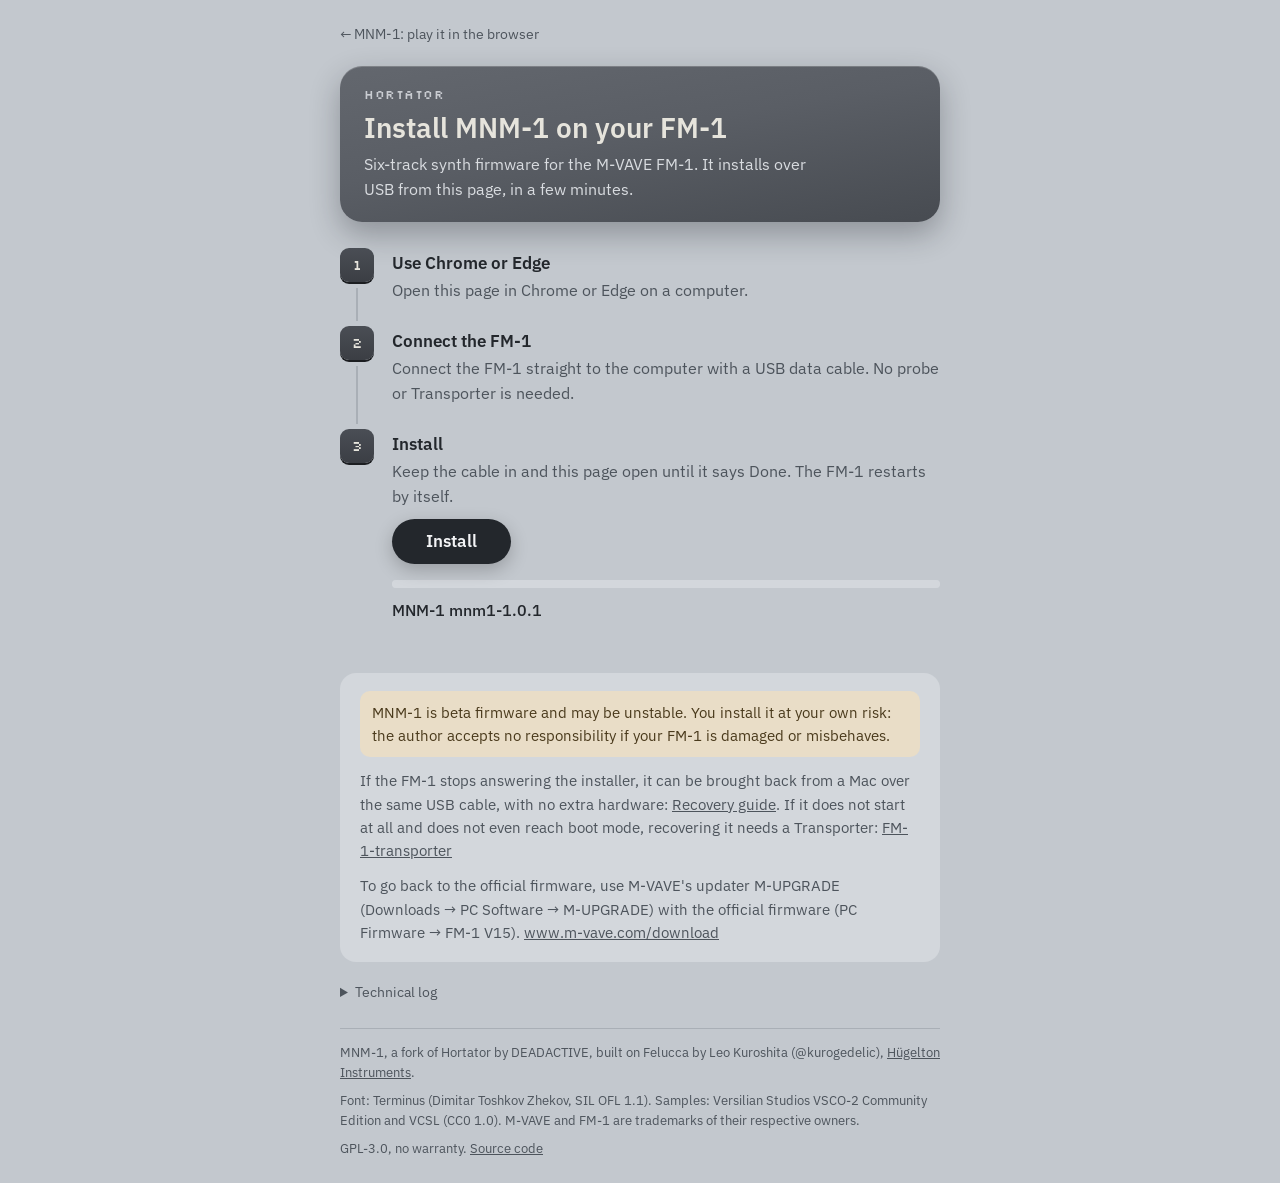
<file: webapp/installer/index.html>
<!doctype html>
<!-- SPDX-License-Identifier: GPL-3.0-only
     Copyright (C) 2026 Leo Kuroshita (@kurogedelic), Hügelton Instruments
     Drum machine fork: 2026 DEADACTIVE -->
<html lang="en">
<head>
<meta charset="utf-8">
<meta name="viewport" content="width=device-width, initial-scale=1">
<title>Install MNM-1</title>
<link rel="preconnect" href="https://fonts.googleapis.com">
<link rel="preconnect" href="https://fonts.gstatic.com" crossorigin>
<link href="https://fonts.googleapis.com/css2?family=IBM+Plex+Sans:wght@400;500;600&family=Silkscreen&display=swap" rel="stylesheet" media="print" onload="this.media='all'">
<style>
  :root {
    --backdrop: #c3c8ce; --ink: #23272c; --ink-soft: #4d545c; --panel: #5a5e65; --panel-ink: #e6e4dc;
    --card: #d3d7dc; --rule: #a9afb6; --warn-bg: #e9ddc7; --warn-ink: #4a3a1c; --accent: #23272c; --on-accent: #f3f4f6;
    color-scheme: light dark;
  }
  @media (prefers-color-scheme: dark) {
    :root:not([data-theme="light"]) { --backdrop: #1f2226; --ink: #e3e6ea; --ink-soft: #a7aeb6; --card: #2a2e33;
      --rule: #3c4249; --warn-bg: #3a3222; --warn-ink: #ead9b5; --accent: #e6e4dc; --on-accent: #1f2226; }
  }
  :root[data-theme="dark"] { --backdrop: #1f2226; --ink: #e3e6ea; --ink-soft: #a7aeb6; --card: #2a2e33;
    --rule: #3c4249; --warn-bg: #3a3222; --warn-ink: #ead9b5; --accent: #e6e4dc; --on-accent: #1f2226; }
  * { box-sizing: border-box; }
  body { margin: 0; background: var(--backdrop); color: var(--ink);
         font: 400 16px/1.55 "IBM Plex Sans", system-ui, sans-serif; padding: 16px; }
  a { color: inherit; }
  .back { display: inline-block; font-size: 14px; color: var(--ink-soft); text-decoration: none; margin: 8px 0 0; }
  .back:hover { color: var(--ink); text-decoration: underline; }
  main { max-width: 600px; margin: 0 auto; }
  .plate {
    margin: 20px 0 28px; padding: 22px 24px 20px; border-radius: 22px; color: var(--panel-ink);
    background: linear-gradient(170deg, #63676e, var(--panel) 45%, #474b51);
    box-shadow: 0 1px 0 rgba(255,255,255,.18) inset, 0 12px 30px rgba(20,24,30,.3);
  }
  .plate .silk { font: 13px/1 "Silkscreen", ui-monospace, monospace; letter-spacing: .04em; color: #c9ccd1; margin: 0 0 10px; }
  h1 { font-size: 28px; font-weight: 600; line-height: 1.2; margin: 0; }
  .plate p { margin: 8px 0 0; color: #d9dce0; max-width: 46ch; }
  ol.steps { list-style: none; counter-reset: step; padding: 0; margin: 0 0 28px; }
  ol.steps > li { counter-increment: step; position: relative; padding: 0 0 22px 52px; }
  ol.steps > li::before {
    content: counter(step); position: absolute; left: 0; top: -2px; width: 34px; height: 34px; border-radius: 9px;
    display: grid; place-items: center; font: 14px/1 "Silkscreen", ui-monospace, monospace;
    background: linear-gradient(180deg, #4a4e55, #3b3e44); color: #e6e4dc; box-shadow: 0 2px 0 #1c1e21;
  }
  ol.steps > li:not(:last-child)::after {
    content: ""; position: absolute; left: 16px; top: 38px; bottom: 4px; width: 2px; background: var(--rule);
  }
  ol.steps h2 { font-size: 17px; font-weight: 600; margin: 3px 0 2px; }
  ol.steps p { margin: 0; color: var(--ink-soft); }
  #go {
    font: 600 17px/1 "IBM Plex Sans", system-ui, sans-serif; margin: 10px 0 0; padding: 14px 34px; border: 0;
    border-radius: 999px; background: var(--accent); color: var(--on-accent); cursor: pointer;
    box-shadow: 0 6px 18px rgba(0,0,0,.22);
  }
  #go:disabled { opacity: .35; cursor: default; box-shadow: none; }
  #variants { border: 0; padding: 0; margin: 10px 0 4px; }
  #variants legend { padding: 0; font-weight: 500; }
  #variants label { display: block; margin: 4px 0 0; cursor: pointer; }
  #variants p { margin: 6px 0 0; font-size: 14px; }
  progress { -webkit-appearance: none; appearance: none; display: block; width: 100%; height: 8px; margin: 16px 0 0;
             border: 0; border-radius: 4px; background: var(--card); overflow: hidden; }
  progress::-webkit-progress-bar { background: var(--card); border-radius: 4px; }
  progress::-webkit-progress-value { background: var(--accent); border-radius: 4px; }
  progress::-moz-progress-bar { background: var(--accent); border-radius: 4px; }
  #status { margin: 10px 0 0; min-height: 1.55em; font-weight: 500; color: var(--ink); }
  #counted { margin: 6px 0 0; font-size: 13px; opacity: .75; }
  .notes { background: var(--card); border-radius: 16px; padding: 18px 20px; margin: 0 0 20px; }
  .notes p { margin: 0 0 12px; font-size: 15px; color: var(--ink-soft); }
  .notes p:last-child { margin-bottom: 0; }
  .notes .beta { background: var(--warn-bg); color: var(--warn-ink); border-radius: 10px; padding: 10px 12px; }
  details { margin: 0 0 24px; font-size: 14px; color: var(--ink-soft); }
  summary { cursor: pointer; }
  pre { font-size: 12px; white-space: pre-wrap; margin: 8px 0 0; }
  footer { font-size: 13px; color: var(--ink-soft); border-top: 1px solid var(--rule); padding-top: 14px; }
  footer p { margin: 0 0 8px; }
  :focus-visible { outline: 2px solid var(--ink); outline-offset: 3px; }
</style>
</head>
<body>
<main>
  <a class="back" href="../../">← MNM-1: play it in the browser</a>
  <header class="plate">
    <p class="silk">HORTATOR</p>
    <h1>Install MNM-1 on your FM-1</h1>
    <p>Six-track synth firmware for the M-VAVE FM-1. It installs over USB from this page, in a few minutes.</p>
  </header>

  <ol class="steps">
    <li><h2>Use Chrome or Edge</h2><p data-t="intro"></p></li>
    <li><h2>Connect the FM-1</h2><p data-t="direct"></p></li>
    <li>
      <h2>Install</h2>
      <p data-t="warn"></p>
      <fieldset id="variants" hidden>
        <legend data-t="which"></legend>
        <label><input type="radio" name="variant" value="std" checked> <span data-t="v_std"></span></label>
        <label><input type="radio" name="variant" value="ble"> <span data-t="v_ble"></span></label>
        <p data-t="v_ble_note"></p>
      </fieldset>
      <button id="go" disabled data-t="install"></button>
      <progress id="bar" max="100" value="0"></progress>
      <p id="status" role="status"></p>
      <p id="counted" data-t="counted" hidden></p>
    </li>
  </ol>

  <section class="notes" aria-label="Before you install">
    <p class="beta" data-t="beta"></p>
    <p><span data-t="brick"></span>
      <a href="https://github.com/DeadActive/hortator/blob/main/docs/RECOVERY.md" target="_blank" rel="noopener">Recovery
      guide</a>. <span data-t="brick2"></span>
      <a href="https://github.com/kurogedelic/FM-1-transporter" target="_blank" rel="noopener">FM-1-transporter</a></p>
    <p><span data-t="back"></span>
      <a href="https://www.m-vave.com/download" target="_blank" rel="noopener">www.m-vave.com/download</a></p>
  </section>

  <details>
    <summary>Technical log</summary>
    <pre id="log"></pre>
  </details>

  <footer>
    <p>MNM-1, a fork of Hortator by DEADACTIVE, built on Felucca by Leo Kuroshita (@kurogedelic),
      <a href="https://hugelton.com" target="_blank" rel="noopener">Hügelton Instruments</a>.</p>
    <p>Font: Terminus (Dimitar Toshkov Zhekov, SIL OFL 1.1). Samples: Versilian Studios VSCO-2 Community Edition and
      VCSL (CC0 1.0). M-VAVE and FM-1 are trademarks of their respective owners.</p>
    <p><span data-t="license"></span> <a href="../../source.tar.gz">Source code</a></p>
  </footer>
</main>
<script type="module">
// SPDX-License-Identifier: GPL-3.0-only
// Copyright (C) 2026 Leo Kuroshita (@kurogedelic), Hügelton Instruments
//
// FM-1 .fwsc packages in the browser: the package identity and the image the
// device reads during an update.

const BLOCKS = 20, BLK = 0x30, KEEP = 0x2F;

// the package identity ("FM-1_904"): one marker byte after each of the first 20 blocks
function productOf(fwsc) {
  if (fwsc.length < BLOCKS * BLK) throw new Error("not an FM-1 package (too short)");
  let s = "";
  for (let i = 0; i < BLOCKS; i++) {
    const m = fwsc[i * BLK + KEEP];
    if (m !== 0x7D) s += String.fromCharCode((m - i - 1) & 0xFF);
  }
  return s;
}

// the image the device addresses during an update: the .fwsc without the 20 marker bytes
function logicalImage(fwsc) {
  const out = new Uint8Array(fwsc.length - BLOCKS);
  for (let i = 0; i < BLOCKS; i++) out.set(fwsc.subarray(i * BLK, i * BLK + KEEP), i * KEEP);
  out.set(fwsc.subarray(BLOCKS * BLK), BLOCKS * KEEP);
  return out;
}

// SPDX-License-Identifier: GPL-3.0-only
// Copyright (C) 2026 Leo Kuroshita (@kurogedelic), Hügelton Instruments
//
// The FM-1 USB-MIDI update protocol over WebMIDI (after tools/fm1_install.py).
// Step 1: the running firmware (official
// or Felucca) reads parts of the package and stages the update loader. Step 2:
// the loader reads the whole image and writes it. Both steps are "the device
// asks, we answer": cmd 0x30 read requests on the logical image.

const HS_QUERY = [0xF0, 0x00, 0x32, 0x45, 0x00, 0x00, 0x00, 0x40, 0x7F, 0xF7];
const UPGRADE = [0xF0, 0x22, 0x24, 0x35, 0x7F, 0xF7];
const MAXDATA = 512;
const sleep = (ms) => new Promise((r) => setTimeout(r, ms));
const IS_OTA = (id) => /^ota-/i.test(id.model);

// errors carry a code the pages translate: notfound, model, stopped, noloader, lost, noreturn,
// mismatch (detail: the identity the device reports), badreq
function fail(code, msg, detail = "") { const e = new Error(msg); e.code = code; e.detail = detail; return e; }

function pack7(data) {
  const out = []; let acc = 0, nb = 0;
  for (const b of data) {
    acc |= b << nb; nb += 8;
    while (nb >= 7) { out.push(acc & 0x7F); acc >>>= 7; nb -= 7; }
  }
  if (nb) out.push(acc & 0x7F);
  return out;
}

function unpack7(s) {
  const out = []; let acc = 0, nb = 0;
  for (const b of s) {
    acc |= (b & 0x7F) << nb; nb += 7;
    while (nb >= 8) { out.push(acc & 0xFF); acc >>>= 8; nb -= 8; }
  }
  return out;
}

function response(addr, data, fl = 0) {
  const len = data.length;
  const body = [0x00, 0x59, 0x30, (len + 8) & 0xFF, ((len + 8) >> 8) & 0xFF, 0, fl,
    addr & 0xFF, (addr >>> 8) & 0xFF, (addr >>> 16) & 0xFF, (addr >>> 24) & 0xFF,
    len & 0xFF, (len >> 8) & 0xFF, 0, ...data];
  let s = 0;
  for (let i = 6; i < body.length; i++) s += body[i];
  body.push(~s & 0xFF);
  return [0xF0, ...pack7(body), 0xF7];
}

function parseRequest(pkt) {
  if (pkt[0] !== 0xF0 || pkt[pkt.length - 1] !== 0xF7) return null;
  const u = unpack7(pkt.slice(1, -1));
  if (u.length !== 15 || u[0] !== 0 || u[1] !== 0x59 || u[2] !== 0x30) return null;
  let s = 0;
  for (let i = 6; i < 14; i++) s += u[i];
  if ((~s & 0xFF) !== u[14]) return null;
  return { fl: u[6], addr: (u[7] | (u[8] << 8) | (u[9] << 16) | (u[10] << 24)) >>> 0, len: u[11] | (u[12] << 8) | (u[13] << 16) };
}

function parseIdentity(pkt) {
  const d = unpack7(pkt.slice(1, -1));
  if (d.length !== 34 || d[0] !== 0 || d[1] !== 0x59 || d[2] !== 0x11) return null;
  const txt = String.fromCharCode(...d.slice(6, 33)).replace(/\0+$/, "");
  const m = /^([^_]+)_(\d+)$/.exec(txt);
  return m ? { text: txt, model: m[1], version: parseInt(m[2], 10) } : null;
}

// one MIDI in/out pair with a SysEx queue
class Link {
  constructor(input, output) {
    this.input = input; this.output = output; this.q = []; this.waiter = null;
    input.onmidimessage = (ev) => {
      if (ev.data[0] !== 0xF0) return;
      this.q.push(Array.from(ev.data));
      if (this.waiter) { const w = this.waiter; this.waiter = null; w(); }
    };
  }
  get lost() { return this.input.state === "disconnected" || this.output.state === "disconnected"; }
  // false when the port is gone (unplugged): WebMIDI throws on a disconnected output
  send(bytes) {
    try { this.output.send(bytes); return true; } catch (_) { return false; }
  }
  drain() { this.q.length = 0; }
  async read(ms) {
    if (!this.q.length) {
      let tm;
      await Promise.race([new Promise((r) => { this.waiter = r; }), new Promise((r) => { tm = setTimeout(r, ms); })]);
      clearTimeout(tm);
      this.waiter = null;
    }
    return this.q.shift() || null;
  }
  close() { this.input.onmidimessage = null; }
}

async function handshake(link, tries = 3) {
  link.drain();
  for (let t = 0; t < tries; t++) {
    if (!link.send(HS_QUERY)) return null;
    const end = Date.now() + 1000;
    while (Date.now() < end) {
      const p = await link.read(end - Date.now());
      if (!p) break;
      const id = parseIdentity(p);
      if (id) return id;
    }
  }
  return null;
}

class Updater {
  constructor(access, log) {
    this.access = access;
    this.log = log || (() => {});
  }

  // every in/out pair with the same port name that answers the handshake
  async find(filter) {
    const outs = [...this.access.outputs.values()];
    for (const input of this.access.inputs.values()) {
      if (input.state === "disconnected") continue;
      if (!/fm-1|hortator|felucca|ota|composite|sinco|usb-midi/i.test(input.name || "")) continue;   // never probe other gear
      const output = outs.find((o) => o.name === input.name && o.state !== "disconnected");
      if (!output) continue;
      try { await input.open(); await output.open(); } catch (_) { continue; }
      const link = new Link(input, output);
      const id = await handshake(link, 2);
      if (id && (!filter || filter(id))) return { link, id, name: input.name };
      link.close();
    }
    return null;
  }

  async waitFor(filter, ms) {
    const end = Date.now() + ms;
    while (Date.now() < end) {
      const dev = await this.find(filter);
      if (dev) return dev;
      await sleep(1000);
    }
    return null;
  }

  // serve read requests until the device asks for one of the finish addresses; stops early
  // when the port disappears (lost: true) instead of waiting out idleMs
  async serve(link, image, finishAddr, idleMs, onProgress) {
    let served = 0, last = Date.now();
    for (;;) {
      const pkt = await link.read(1000);
      if (!pkt) {
        if (link.lost) return { served, finished: false, lost: true };
        if (Date.now() - last > idleMs) return { served, finished: false };
        continue;
      }
      const r = parseRequest(pkt);
      if (!r) continue;
      last = Date.now();
      if (r.addr === 0xE0000000 || r.addr === 0xF0000000) {
        link.send(response(r.addr, [...new TextEncoder().encode("success"), 0]));
        if (r.addr === finishAddr) return { served, finished: true };
        continue;
      }
      if (r.len > MAXDATA || r.addr + r.len > image.length) throw fail("badreq", `bad request ${r.addr.toString(16)}+${r.len}`);
      await sleep(10);
      if (!link.send(response(r.addr, Array.from(image.subarray(r.addr, r.addr + r.len)), r.fl))) {
        return { served, finished: false, lost: true };
      }
      served++;
      if (onProgress) onProgress(served, r.addr);
    }
  }

  // full install: running firmware -> loader -> new firmware
  async install(image, product, onStep) {
    const step = onStep || (() => {});
    const dev = await this.find((id) => !IS_OTA(id));
    if (!dev) throw fail("notfound", "FM-1 not found (USB cable, and no other app using it?)");
    const [model] = product.split("_");
    if (dev.id.model !== model) { dev.link.close(); throw fail("model", `the device is ${dev.id.text}, the package is for ${product}`); }
    step("start", dev.id.text);
    dev.link.send(UPGRADE);
    await sleep(2000);
    const s1 = await this.serve(dev.link, image, 0xE0000000, 8000, (n) => step("verify", n));
    dev.link.close();
    if (!s1.finished) throw fail(s1.lost ? "lost" : "stopped", `the device ${s1.lost ? "was disconnected" : "stopped"} after ${s1.served} requests: nothing was written`);
    step("loader");
    await sleep(3000);
    const ota = await this.waitFor((id) => id.model === "ota-" + model, 30000);
    if (!ota) throw fail("noloader", "the update loader did not appear. Replug the USB cable and press Install again: the device stays in update mode until it is finished.");
    const s2 = await this.write(ota, image, step);
    if (!s2.finished) throw fail(s2.lost ? "lost" : "stopped", `the loader ${s2.lost ? "was disconnected" : "stopped"} after ${s2.served} requests. Replug and press Install again to resume.`);
    step("reboot");
    await sleep(3000);
    const back = await this.waitFor((id) => !IS_OTA(id), 40000);
    if (!back) throw fail("noreturn", "the device did not come back: power-cycle it");
    back.link.close();
    if (back.id.text !== product) throw fail("mismatch", `installed, but the device reports ${back.id.text}`, back.id.text);
    step("done", back.id.text);
    return back.id.text;
  }

  // step 2 with the loader found by find()/waitFor()
  async write(ota, image, step) {
    ota.link.send(UPGRADE);
    await sleep(2000);
    const s2 = await this.serve(ota.link, image, 0xF0000000, 180000, (n) => step("write", n));
    ota.link.close();
    return s2;
  }

  // resume: the device is already in update mode (loader) -> true when the write finished
  async resume(image, onStep, product = null) {
    const model = product && product.split("_")[0];
    const ota = await this.find((id) => model ? id.model === "ota-" + model : IS_OTA(id));
    if (!ota) return false;
    const step = onStep || (() => {});
    const result = await this.write(ota, image, step);
    if (!result.finished) return false;
    if (product) {
      step("reboot");
      await sleep(3000);
      const back = await this.waitFor((id) => id.model === model, 40000);
      if (!back) throw fail("noreturn", "The FM-1 did not return after resuming the write.");
      back.link.close();
      if (back.id.text !== product) throw fail("mismatch", "The FM-1 reports a different firmware after resuming.", back.id.text);
      step("done", back.id.text);
    }
    return true;
  }
}

// SPDX-License-Identifier: GPL-3.0-only
// Drum machine fork: 2026 DEADACTIVE
// The site's counts (GoatCounter, https://www.goatcounter.com): page visits by GoatCounter's count.js, added from
// here only where the counter is on; one anonymous "install" event the installer sends after an install says Done
// (a plain request, whether count.js loaded or not: it never waits on it); the landing page shows the public count
// of installs beside its install button. No cookies, nothing about the device. Off when GC_CODE is empty, and on any
// page that is not the published site over https (localhost, a preview, a file, the tests). Used by the landing page
// (imported), the installer and the editor (inlined by web/make_site.py and tools/build_sim.sh).

// the GoatCounter site code (CODE.goatcounter.com); '' = the counter is off: no count.js, no ping, no count shown.
// The site's settings must allow "adding visitor counts on your website" for the count to be readable.
const GC_CODE = '';                         // MNM-1: off (Hortator's code counted DEADACTIVE's site)
const GC_EVENT = 'install';                          // the event's path (its name in the dashboard)
const LOCAL = /^(localhost|127\.\d+\.\d+\.\d+|\[::1\]|0\.0\.0\.0|.*\.local)$/;

// on: a code, and a page served over https from a real host
function counterOn(loc = globalThis.location, code = GC_CODE) {
  return !!(code && loc && loc.protocol === 'https:' && loc.hostname && !LOCAL.test(loc.hostname));
}

// page visits: GoatCounter's count.js (async), added once to the page's head where the counter is on; never throws
function loadPageCounter({ doc = globalThis.document, loc = globalThis.location, code = GC_CODE } = {}) {
  try {
    const src = 'https://gc.zgo.at/count.js';
    if (!counterOn(loc, code) || !doc || doc.querySelector(`script[src="${src}"]`)) return false;
    const s = doc.createElement('script');
    s.async = true;
    s.src = src;
    s.setAttribute('data-goatcounter', `https://${code}.goatcounter.com/count`);
    doc.head.append(s);
    return true;
  } catch {
    return false;
  }
}

// one event "install" titled with the firmware version: fire and forget. Returns at once (true: a request went out);
// never throws, and a failed request is ignored, so an install can never wait on it or fail because of it.
function countInstall(version, { code = GC_CODE, loc = globalThis.location, fetch = globalThis.fetch } = {}) {
  try {
    if (!counterOn(loc, code) || typeof fetch !== 'function') return false;
    const url = `https://${code}.goatcounter.com/count?p=${GC_EVENT}&e=true&t=${encodeURIComponent(version)}` +
      `&rnd=${Math.random().toString(36).slice(2)}`;
    const sent = fetch(url, { mode: 'no-cors', keepalive: true, credentials: 'omit', cache: 'no-store',
      referrerPolicy: 'no-referrer' });
    if (sent && typeof sent.catch === 'function') sent.catch(() => {});
    return true;
  } catch {
    return false;
  }
}

// the public count of installs (GoatCounter's visitor counter, cached by it for up to four hours) -> a number, or
// null when off, slow (timeout ms), failed, or missing
async function installCount({ code = GC_CODE, loc = globalThis.location, fetch = globalThis.fetch,
  timeout = 3000 } = {}) {
  if (!counterOn(loc, code) || typeof fetch !== 'function') return null;
  const ctl = new AbortController(), timer = setTimeout(() => ctl.abort(), timeout);
  try {
    const r = await fetch(`https://${code}.goatcounter.com/counter/${GC_EVENT}.json`,
      { credentials: 'omit', referrerPolicy: 'no-referrer', signal: ctl.signal });
    if (!r.ok) return null;
    const digits = String((await r.json())?.count ?? '').replace(/[^\d]/g, '');   // "1,234" -> 1234
    return digits && Number(digits) > 0 ? Number(digits) : null;
  } catch {
    return null;
  } finally {
    clearTimeout(timer);
  }
}

const $ = (id) => document.getElementById(id);
const TEXT = {
  en: {
    intro: "Open this page in Chrome or Edge on a computer.",
    direct: "Connect the FM-1 straight to the computer with a USB data cable. No probe or Transporter is needed.",
    warn: "Keep the cable in and this page open until it says Done. The FM-1 restarts by itself.",
    install: "Install",
    beta: "MNM-1 is beta firmware and may be unstable. You install it at your own risk: the author accepts no responsibility if your FM-1 is damaged or misbehaves.",
    brick: "If the FM-1 stops answering the installer, it can be brought back from a Mac over the same USB cable, with no extra hardware:",
    brick2: "If it does not start at all and does not even reach boot mode, recovering it needs a Transporter:",
    back: "To go back to the official firmware, use M-VAVE's updater M-UPGRADE (Downloads → PC Software → M-UPGRADE) with the official firmware (PC Firmware → FM-1 V15).",
    nomidi: "This browser cannot install firmware. Open the page in Chrome or Edge on a computer.", loadfail: "Could not load the firmware: ",
    start: "Starting", verify: "Verifying", loader: "Switching to update mode", write: "Writing",
    counted: "Counts visits and installs anonymously with GoatCounter: no cookies, no personal data.",
    reboot: "Restarting", done: "Done. The FM-1 restarts with MNM-1.", stopped: "Stopped. Replug the USB cable and press Install again.",
    error: "Error: ",
    denied: "MIDI (SysEx) access was not allowed. Allow MIDI in the site settings (address bar) and press Install again.",
    notfound: "FM-1 not found. Check the USB cable (a data cable), close other apps that use MIDI, and press Install again.",
    model: "The connected device is not an FM-1.",
    lost: "The USB connection was lost. Replug it and press Install again.",
    noloader: "The FM-1 in update mode was not found. Replug the USB cable and press Install again (it stays in update mode until it is finished).",
    noreturn: "The FM-1 did not come back. Power-cycle it.",
    mismatch: "Written, but the FM-1 reports another version: ",
    badpkg: "The firmware file is damaged. Reload the page.",
    leave: "Writing. Do not close the page.",
    license: "GPL-3.0, no warranty.",
    which: "Version",
    v_std: "MNM-1",
    v_ble: "MNM-1 + Bluetooth MIDI (experimental)",
    v_ble_note: "The same MNM-1 with Bluetooth MIDI added: MENU (hold HOME) > BLUETOOTH connects a BLE-MIDI keyboard or the M-VAVE SMC-Mixer (DAW mode: faders, knobs, mute, solo, record, transport). Bluetooth is off at every power-on until you turn it on there.",
  },
};
const lang = "en";
const t = (k) => TEXT[lang][k];
let lastKey = null, lastArg = "";
function applyLang() {
  document.documentElement.lang = lang;
  document.querySelectorAll("[data-t]").forEach((e) => { e.textContent = t(e.dataset.t); });
  if (lastKey) $("status").textContent = t(lastKey) + lastArg;
}
applyLang();
const sayK = (k, arg = "") => { lastKey = k; lastArg = arg; $("status").textContent = t(k) + arg; };
const say = (txt) => { lastKey = null; $("status").textContent = txt; };
const log = (t) => { $("log").textContent += t + "\n"; };
let image = null;
const meta = {"version": "mnm1-1.0.1", "product": "FM-1_61000100", "pkg": "../../firmware/felucca-mnm1-1.0.1.fwsc"};

let writing = false;
window.addEventListener("beforeunload", (e) => { if (writing) { e.preventDefault(); e.returnValue = t("leave"); } });

const load = async () => {
  if (!navigator.requestMIDIAccess) { sayK("nomidi"); return; }
  try {
    const r = await fetch(meta.pkg);
    if (!r.ok) throw new Error(`${meta.pkg}: HTTP ${r.status}`);
    const pkg = new Uint8Array(await r.arrayBuffer());
    if (productOf(pkg) !== meta.product) { sayK("badpkg"); return; }
    image = logicalImage(pkg);
    say(`MNM-1 ${meta.version}`);
    $("go").disabled = false;
  } catch (e) { sayK("loadfail", e.message); }
};
load();
loadPageCounter();
if (counterOn()) $("counted").hidden = false;
if ((meta.variants || []).length > 1) $("variants").hidden = false;
document.querySelectorAll('input[name="variant"]').forEach((r) => r.addEventListener("change", () => {
  const v = meta.variants.find((x) => x.id === r.value);
  if (!v || writing) return;
  meta.pkg = v.pkg;
  meta.version = v.version;
  image = null;
  $("go").disabled = true;
  const radios = document.querySelectorAll('input[name="variant"]');   // one download at a time: no stale image
  radios.forEach((x) => { x.disabled = true; });
  load().finally(() => radios.forEach((x) => { x.disabled = false; }));
}));

$("go").addEventListener("click", async () => {
  $("go").disabled = true;
  let midi;
  try { midi = await navigator.requestMIDIAccess({ sysex: true }); }
  catch (e) { sayK("denied"); $("go").disabled = false; return; }
  writing = true;
  try {
    const up = new Updater(midi, log);
    const total = 74 + 1167;
    const step = (k, a) => {
      log(`${k} ${a ?? ""}`);
      if (k === "start") sayK("start");
      if (k === "verify") { sayK("verify"); $("bar").value = (a / total) * 100; }
      if (k === "loader") sayK("loader");
      if (k === "write") { sayK("write"); $("bar").value = ((74 + a) / total) * 100; }
      if (k === "reboot") sayK("reboot");
      if (k === "done") { $("bar").value = 100; sayK("done"); countInstall(meta.version); }
    };
    const ota = await up.find((id) => /^ota-/i.test(id.model));
    if (ota) {
      ota.link.close();
      sayK((await up.resume(image, step, meta.product)) ? "done" : "stopped");   // waits for the reboot, checks the identity
    } else {
      await up.install(image, meta.product, step);
    }
  } catch (e) {
    if (e && e.code && TEXT[lang][e.code]) sayK(e.code, e.detail || "");
    else sayK("error", e && e.message);
    log(String(e && e.stack || e));
  }
  writing = false;
  $("go").disabled = false;
});
</script>
</body>
</html>
</file>
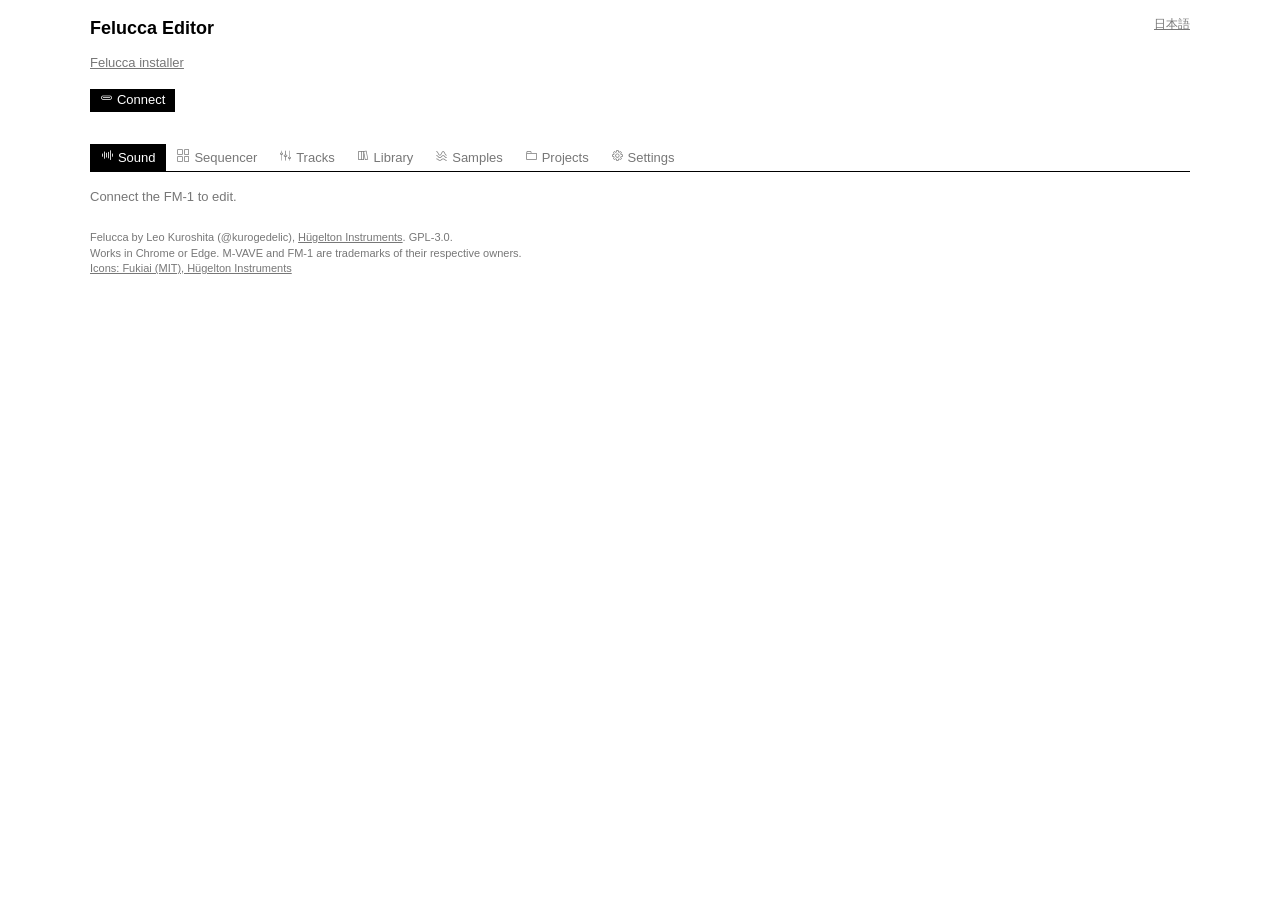
<file: web/editor.html>
<!doctype html>
<!-- SPDX-License-Identifier: GPL-3.0-only
     Copyright (C) 2026 Leo Kuroshita (@kurogedelic), Hügelton Instruments -->
<!-- Felucca web editor. One file, no libraries. Protocol: EDITOR_PROTOCOL.md.
     Add ?mock=1 to the URL to use a built-in simulated device. -->
<html lang="ja">
<head>
<meta charset="utf-8">
<meta name="viewport" content="width=device-width, initial-scale=1">
<title>Felucca Editor</title>
<style>
  /* Fukiai: Hügelton Instruments' icon font (MIT, FUKIAI-LICENSE.txt). Icons are text in .ic spans;
     they stay hidden until the face has loaded (html.fk), so a missing font never shows boxes. */
  @font-face { font-family: "Fukiai"; src: url("fukiai.ttf") format("truetype"); font-display: block; unicode-range: U+EA00-EB09; }
  :root { --bg: #fff; --fg: #000; --dim: #777; --line: #ccc; }
  @media (prefers-color-scheme: dark) {
    :root:not([data-theme="light"]) { --bg: #000; --fg: #fff; --dim: #888; --line: #444; }
  }
  :root[data-theme="dark"] { --bg: #000; --fg: #fff; --dim: #888; --line: #444; }
  html { color-scheme: light dark; }
  body { margin: 0; background: var(--bg); color: var(--fg);
         font: 13px/1.4 -apple-system, BlinkMacSystemFont, "Helvetica Neue", Arial, sans-serif;
         font-variant-numeric: tabular-nums; }
  main { max-width: 1100px; margin: 0 auto; padding: 16px; }
  h1 { font-size: 18px; font-weight: 600; margin: 0 0 8px; }
  h2 { font-size: 13px; font-weight: 600; margin: 0 0 4px; padding-bottom: 2px; border-bottom: 1px solid var(--fg); }
  h3 { font-size: 11px; font-weight: 400; color: var(--dim); margin: 4px 0 0; }
  a { color: inherit; }
  .lang { float: right; font-size: 12px; color: var(--dim); text-decoration: underline; background: none; padding: 0; }
  button { font: inherit; background: var(--fg); color: var(--bg); border: 0; padding: 2px 10px; cursor: pointer; }
  button:disabled { opacity: .3; cursor: default; }
  button.lang { color: var(--dim); background: none; }
  select, input[type=text], input[type=number], input[type=search] {
    font: inherit; color: var(--fg); background: var(--bg); border: 1px solid var(--line); padding: 1px 3px; border-radius: 0; }
  input[type=range] { width: 100%; margin: 0; accent-color: var(--fg); }
  input[type=checkbox] { accent-color: var(--fg); margin: 0; }
  .bar { display: flex; flex-wrap: wrap; gap: 6px 12px; align-items: center; margin: 0 0 8px; }
  .dim { color: var(--dim); }
  #status { min-height: 1.4em; }
  section { margin: 12px 0; }
  .groups { columns: 250px; column-gap: 20px; }
  .group { break-inside: avoid; margin: 0 0 12px; }
  .row { display: grid; grid-template-columns: 46px 1fr 70px; gap: 6px; align-items: center; min-height: 22px; }
  .row .v { text-align: right; white-space: nowrap; }
  .row select { width: 100%; }
  .browser { display: flex; flex-wrap: wrap; gap: 12px; align-items: flex-start; }
  .browser select[size] { min-width: 150px; }
  .slots { display: grid; grid-template-columns: auto auto auto auto; gap: 3px 8px; align-items: center; justify-content: start; }
  table { border-collapse: collapse; }
  th { font-weight: 400; color: var(--dim); text-align: left; padding: 0 6px 2px 0; }
  td { padding: 1px 6px 1px 0; }
  td.i { color: var(--dim); text-align: right; }
  #steps input[type=text] { width: 120px; }
  #steps input[type=number] { width: 48px; }
  #steps .bad { outline: 1px solid var(--fg); text-decoration: underline wavy; }
  #steps tr.off td { color: var(--dim); }
  .stepcols { columns: 470px; column-gap: 24px; }
  .stepcols table { break-inside: avoid; }
  @media (max-width: 600px) {
    .stepcols { columns: auto; overflow-x: auto; }
    #steps input[type=text] { width: 84px; }
    #steps input[type=number] { width: 42px; }
    #steps th, #steps td { padding-right: 3px; }
  }
  .smp { margin: 0 0 14px; padding: 6px 0 0; border-top: 1px solid var(--line); }
  .smp.over { outline: 1px solid var(--fg); outline-offset: 2px; }
  .smp .head { display: flex; flex-wrap: wrap; gap: 4px 12px; align-items: center; }
  .smp .head b { font-weight: 600; min-width: 40px; }
  .smp progress { width: 160px; height: 6px; accent-color: var(--fg); }
  .smp table { margin: 4px 0; }
  .smp input.name { width: 80px; text-transform: uppercase; }
  .smp input.root { width: 48px; }
  .smp .bad { text-decoration: underline wavy; }
  footer { margin-top: 24px; font-size: 11px; color: var(--dim); }
  .row.pushed .v { font-weight: 600; }
  /* librarian: local library and the device's user bank side by side, stacked on a phone */
  .libcols { display: grid; grid-template-columns: repeat(auto-fit, minmax(min(100%, 340px), 1fr)); gap: 8px 24px; margin-top: 6px; }
  .libcols > div { min-width: 0; }
  .libcols .bar input[type=search] { flex: 1 1 120px; min-width: 0; }
  .list { height: 260px; overflow: auto; border: 1px solid var(--line); resize: vertical; }
  .list table { width: 100%; table-layout: fixed; }
  .list th { position: sticky; top: 0; background: var(--bg); padding: 1px 6px; }
  .list td { padding: 1px 6px; white-space: nowrap; overflow: hidden; text-overflow: ellipsis; }
  .list tr[data-id], .list tr[data-slot] { cursor: pointer; }
  .list tr.sel td { background: var(--fg); color: var(--bg); }
  .list tr.empty td { color: var(--dim); }
  .list tr.over td { outline: 1px dashed var(--fg); outline-offset: -1px; }
  .list.over { outline: 1px solid var(--fg); }
  .list .none { padding: 6px; color: var(--dim); }
  .list col.n { width: 40px; } .list col.e { width: 72px; } .list col.d { width: 78px; }
  .ic { font-family: "Fukiai"; font-style: normal; font-weight: 400; font-synthesis: none; line-height: 1; margin-right: .3em; }
  html:not(.fk) .ic { display: none; }
  /* wave choices: a page-drawn picker so the options can carry an icon (Chrome 135+); native menus get words only */
  @supports (appearance: base-select) {
    select.wave, select.wave::picker(select) { appearance: base-select; }
    select.wave { padding: 1px 3px; min-block-size: 0; border: 1px solid var(--line); border-radius: 0; background: var(--bg); color: var(--fg); }
    select.wave > button { font: inherit; background: none; color: inherit; padding: 0; text-align: start; }
    select.wave::picker(select) { border: 1px solid var(--line); background: var(--bg); color: var(--fg); padding: 0; }
    select.wave option { padding: 1px 6px; min-block-size: 0; }
    select.wave option:checked { font-weight: 600; }
    select.wave option:hover, select.wave option:focus-visible { background: var(--fg); color: var(--bg); }
    select.wave option::checkmark { display: none; }
  }
  /* tabs: a wrapping row of plain buttons, the open one inverted; header stays at the top on wide screens */
  .top { position: sticky; top: 0; z-index: 5; background: var(--bg); padding: 4px 0 0; }
  @media (max-width: 600px) { .top { position: static; } }
  .tabs { display: flex; flex-wrap: wrap; gap: 0; border-bottom: 1px solid var(--fg); margin: 6px 0 0; }
  .tabs button { background: none; color: var(--dim); padding: 4px 10px; border: 1px solid transparent; border-bottom: 0; white-space: nowrap; }
  .tabs button:hover { color: var(--fg); }
  .tabs button[aria-selected="true"] { background: var(--fg); color: var(--bg); }
  .trackbar { display: flex; flex-wrap: wrap; gap: 4px 8px; align-items: center; padding: 6px 0; border-bottom: 1px solid var(--line); }
  .seg { display: inline-flex; flex-wrap: wrap; }
  .seg button, button.tog { background: var(--bg); color: var(--fg); border: 1px solid var(--fg); padding: 1px 10px; }
  .seg button + button { border-left: 0; }
  .seg button[aria-pressed="true"], button.tog[aria-pressed="true"] { background: var(--fg); color: var(--bg); }
  .panel { margin: 12px 0; }
  .hint { margin: 16px 0; color: var(--dim); }
  /* sequencer: a step grid over the selected track (16 per row, 8 on a phone) */
  .grid { display: grid; grid-template-columns: repeat(16, minmax(0, 1fr)); gap: 2px; margin: 6px 0 12px; }
  @media (max-width: 600px) { .grid { grid-template-columns: repeat(8, minmax(0, 1fr)); } }
  .grid button { background: var(--bg); color: var(--fg); border: 1px solid var(--line); padding: 2px; min-width: 0; height: 52px;
                 display: flex; flex-direction: column; justify-content: flex-start; gap: 1px; text-align: left; overflow: hidden; font-size: 10px; line-height: 1.15; }
  .grid button .n { color: var(--dim); }
  .grid button .x { overflow: hidden; overflow-wrap: anywhere; flex: 1; }
  .grid button.on { background: var(--fg); color: var(--bg); border-color: var(--fg); }
  .grid button.on .n { color: inherit; opacity: .6; }
  .grid button.acc .x { font-weight: 700; }
  .grid button.tie { border-style: dashed; border-color: var(--fg); }
  .grid button.beat { border-left-color: var(--fg); }
  #steps tr.hl td { outline: 1px solid var(--fg); }
  /* mixer: four channel strips as on the device's TRACKS page */
  .mixer { display: grid; grid-template-columns: repeat(4, minmax(0, 1fr)); gap: 8px; max-width: 640px; margin: 6px 0; }
  .strip { border: 1px solid var(--line); padding: 6px 4px; display: flex; flex-direction: column; align-items: center; gap: 6px; min-width: 0; }
  .strip.sel { border-color: var(--fg); box-shadow: inset 0 0 0 1px var(--fg); }
  .strip .num { font-size: 18px; font-weight: 600; line-height: 1; }
  .strip .snd { font-size: 11px; line-height: 1.3; width: 100%; text-align: center; overflow-wrap: anywhere; min-height: 2.6em; }
  .strip .rec { font-size: 11px; color: var(--dim); }
  .strip .rec.on { color: var(--fg); font-weight: 600; }
  .strip .rec:not(.on) .ic { visibility: hidden; }
  .strip input.fader { writing-mode: vertical-lr; direction: rtl; width: 28px; height: 150px; }
  .strip .v { font-size: 11px; white-space: nowrap; }
  .strip .pan { width: 100%; }
  .strip.muted .fader, .strip.muted .lv { opacity: .35; }
  .strip button { width: 100%; padding: 1px 2px; white-space: nowrap; overflow: hidden; text-overflow: ellipsis; }
  .strip button.selb:disabled { opacity: 1; background: none; color: var(--dim); }
  #sysinfo th { padding-right: 16px; }
  [hidden] { display: none !important; }
</style>
</head>
<body>
<main>
  <button class="lang" id="lang"></button>
  <h1>Felucca Editor</h1>
  <p class="dim"><a href="../installer/" style="color:inherit" data-t="installer"></a></p>
  <!-- always visible: connection, version, sync mode, the tabs and (Sound / Sequencer / Tracks) the track selector -->
  <header class="top">
    <div class="bar">
      <button id="connect" data-t="connect" data-ic="port_usb_c"></button>
      <span id="version" class="dim"></span>
      <span id="live" class="dim"></span>
      <span id="mock" class="dim" hidden data-t="mock"></span>
    </div>
    <div id="status"></div>
    <nav class="tabs" id="tabs" role="tablist">
      <button role="tab" data-tab="sound" data-t="sound" data-ic="symbol_audio"></button>
      <button role="tab" data-tab="sequencer" data-t="tabSeq" data-ic="symbol_grid"></button>
      <button role="tab" data-tab="tracks" data-t="tabTracks" data-ic="ui_slider_vertical"></button>
      <button role="tab" data-tab="library" data-t="library" data-ic="symbol_books"></button>
      <button role="tab" data-tab="samples" data-t="samples" data-ic="symbol_waves"></button>
      <button role="tab" data-tab="projects" data-t="projects" data-ic="symbol_folder"></button>
      <button role="tab" data-tab="settings" data-t="tabSettings" data-ic="symbol_cog"></button>
    </nav>
    <div class="trackbar" id="trackbar" hidden><span class="dim" data-t="track"></span><span class="seg" id="trackbtns" role="group"></span></div>
  </header>
  <p class="hint" id="hint" hidden></p>

  <section class="panel" id="p-sound" data-tab="sound" data-dev hidden>
    <div class="browser" id="browser">
      <label><span data-t="engine"></span><br><select id="engine"></select></label>
      <label><span data-t="presets"></span><br><select id="preset" size="8"></select></label>
      <div>
        <p class="bar"><button id="init" data-t="initSound"></button>
          <button id="factlib" data-t="factoryToLib" data-ic="symbol_folder"></button></p>
        <p class="bar"><button id="savefile" data-t="saveFile" data-ic="symbol_download"></button>
          <button id="loadfile" data-t="loadFile" data-ic="symbol_upload"></button>
          <input type="file" id="file" accept=".json,application/json" hidden></p>
      </div>
    </div>
    <p class="dim" id="drumnote" data-t="drumNote" hidden></p>
    <p class="dim" id="ctlhelp" data-t="ctlHelp"></p>
    <div class="groups" id="groups"></div>
  </section>

  <section class="panel" id="p-sequencer" data-tab="sequencer" data-dev hidden>
    <div class="groups" id="seqgroups"></div>
    <div id="steps">
      <h2 data-t="steps" data-ic="note_eight"></h2>
      <p class="bar"><button id="reloadsteps" data-t="reload" data-ic="control_arrow_loop"></button>
        <button id="clearseq" data-t="clearSeq" data-ic="symbol_trash"></button>
        <span class="dim" id="noteshelp"></span></p>
      <div class="grid" id="stepgrid"></div>
      <div class="stepcols" id="steptables"></div>
    </div>
  </section>

  <section class="panel" id="p-tracks" data-tab="tracks" data-dev hidden>
    <h2 data-t="mixer" data-ic="ui_slider_vertical"></h2>
    <div class="mixer" id="mixer"></div>
    <p class="dim" data-t="mixHelp"></p>
  </section>

  <!-- works without a device too (the device bank shows while connected) -->
  <section class="panel" id="p-library" data-tab="library" hidden>
    <div class="libcols" id="libsec">
      <div id="libpane">
        <h2 data-t="library" data-ic="symbol_books"></h2>
        <div class="bar">
          <input type="search" id="libq" spellcheck="false">
          <select id="libeng"></select>
          <select id="libtag"></select>
          <select id="libsort"></select>
        </div>
        <div class="list" id="liblist"></div>
        <p class="bar" style="margin-top:6px">
          <button id="libaud" data-t="audition" data-ic="symbol_audio"></button>
          <button id="libput" data-t="toSlot" data-ic="symbol_upload"></button>
          <button id="libren" data-t="rename"></button>
          <button id="libtags" data-t="tags"></button>
          <button id="libdup" data-t="duplicate"></button>
          <button id="libdel" data-t="delete" data-ic="symbol_trash"></button>
          <button id="libexp1" data-t="exportPatch" data-ic="symbol_download"></button>
        </p>
        <p class="bar">
          <button id="libsave" data-t="saveToLib" data-ic="port_disk"></button>
          <button id="libimport" data-t="import" data-ic="symbol_upload"></button>
          <button id="libexport" data-t="exportLib" data-ic="symbol_download"></button>
          <input type="file" id="libfile" accept=".json,application/json" multiple hidden>
          <span class="dim" id="libcount"></span>
        </p>
      </div>
      <div>
        <h2 data-t="bank" data-ic="port_disk"></h2>
        <p class="dim" id="bankhint"></p>
        <div id="bankpane" hidden>
          <div class="bar"><b id="bankhead"></b></div>
          <div class="list" id="banklist"></div>
          <p class="bar" style="margin-top:6px">
            <button id="bkload" data-t="bankLoad" data-ic="symbol_folder_open"></button>
            <button id="bkstore" data-t="bankStore" data-ic="port_disk"></button>
            <button id="bkget" data-t="bankGet" data-ic="symbol_download"></button>
            <button id="bkerase" data-t="erase" data-ic="symbol_trash"></button>
          </p>
          <p class="bar">
            <button id="bkrefresh" data-t="reload" data-ic="control_arrow_loop"></button>
            <button id="bkexport" data-t="exportBank" data-ic="symbol_download"></button>
            <span class="dim" data-t="dndHelp"></span>
          </p>
        </div>
      </div>
    </div>
  </section>

  <section class="panel" id="p-samples" data-tab="samples" data-dev hidden>
    <h2 data-t="samples" data-ic="symbol_waves"></h2>
    <p class="dim" data-t="smpHelp"></p>
    <div id="smpslots"></div>
  </section>

  <section class="panel" id="p-projects" data-tab="projects" data-dev hidden>
    <h2 data-t="projects" data-ic="symbol_folder"></h2>
    <p class="dim" data-t="projHelp"></p>
    <div class="slots" id="slots"></div>
  </section>

  <section class="panel" id="p-settings" data-tab="settings" data-dev hidden>
    <div class="groups" id="setgroups"></div>
    <div class="group" style="margin-top:12px">
      <h2 data-t="system" data-ic="symbol_cog"></h2>
      <table id="sysinfo"></table>
    </div>
  </section>

  <footer>Felucca by Leo Kuroshita (@kurogedelic), <a href="https://hugelton.com" target="_blank" rel="noopener">Hügelton Instruments</a>. GPL-3.0.<br>
    <span data-t="foot"></span> M-VAVE and FM-1 are trademarks of their respective owners.<br>
    <a href="FUKIAI-LICENSE.txt" data-t="iconsCredit"></a></footer>
</main>
<script>
"use strict";
/*PROTO-BEGIN*/
/* ---------------------------------------------------------------- protocol --- */
const HDR = [0x7D, 0x46, 0x4C];
const CMD = { INFO: 1, GET: 2, SET: 3, DUMP: 4, DESC: 5, STEP_GET: 6, STEP_SET: 7, PRESET: 8, PROJECT: 9, NAMES: 10,
  SMP_BEGIN: 11, SMP_WRITE: 12, SMP_END: 13, SMP_ERASE: 14, SMP_INFO: 15,
  UP_LIST: 16, UP_GET: 17, UP_PUT: 18, UP_STORE: 19, UP_LOAD: 20, UP_ERASE: 21,
  WATCH: 22, CHANGED: 23, RELOAD: 24, PING: 25, STEP_CHANGED: 26,
  TRACK: 27, TRACK_MIX: 28, TRACK_DUMP: 29, TRACK_STEP: 30,
  TRACK_PARAM: 31, TRACK_CHANGED: 32 };
/* frames the device sends on its own (while WATCH is on); never replies */
const PUSH = new Set([CMD.CHANGED, CMD.RELOAD, CMD.STEP_CHANGED, CMD.TRACK_CHANGED]);
/* user preset bank: name 1..12 printable ASCII, a 16-step pattern of (note, flags 1 acc 2 slide 4 tie) */
const UP = { NAME_MAX: 12, PAT: 16, LIST_MAX: 16 };
const F = { INT: 0, PCT: 1, BIPCT: 2, TIME: 3, LFOHZ: 4, CUTOFF: 5, DB: 6, SEMI: 7, ENUM: 8, BPM: 9, NOTE: 10, ONOFF: 11, OCT: 12, STEPS: 13 };

const v14enc = (v) => { const u = Math.max(-8192, Math.min(8191, Math.round(v))) + 8192; return [u & 0x7F, (u >> 7) & 0x7F]; };
const v14dec = (lo, hi) => (lo | (hi << 7)) - 8192;
function strEnc(s) { const a = []; for (const c of String(s)) a.push(c.charCodeAt(0) & 0x7F); a.push(0); return a; }

/* only ever builds F0 7D 46 4C ... F7 */
function frame(cmd, args = []) {
  for (const b of args) if (!(Number.isInteger(b) && b >= 0 && b <= 0x7F)) throw new Error("bad data byte " + b);
  return [0xF0, ...HDR, cmd & 0x7F, ...args, 0xF7];
}
/* -> {cmd, a} or null when it is not an editor frame */
function unframe(d) {
  if (!d || d.length < 6 || d[0] !== 0xF0 || d[d.length - 1] !== 0xF7) return null;
  if (d[1] !== HDR[0] || d[2] !== HDR[1] || d[3] !== HDR[2]) return null;
  return { cmd: d[4], a: Array.from(d.slice(5, d.length - 1)) };
}

class Reader {
  constructor(a) { this.a = a; this.i = 0; }
  b() { if (this.i >= this.a.length) throw new Error("short reply"); return this.a[this.i++]; }
  v() { const lo = this.b(); return v14dec(lo, this.b()); }
  s() { let s = ""; for (;;) { const c = this.b(); if (!c) return s; s += String.fromCharCode(c); } }
}

const parse = {
  [CMD.INFO](a) {
    const r = new Reader(a);
    const o = { version: r.s(), nengines: r.b(), pcount: r.b(), gcount: r.b(), nstep: r.b(), pe0: r.b(), engines: [] };
    for (let i = 0; i < o.nengines; i++) o.engines.push(r.s());
    o.ntrk = r.i < a.length ? r.b() : 0;             /* v3: tracks (0 = older firmware, one instrument) */
    return o;
  },
  [CMD.GET](a) { const r = new Reader(a); return { scope: r.b(), id: r.b(), value: r.v() }; },
  [CMD.SET](a) { return parse[CMD.GET](a); },
  /* needs the counts from INFO */
  [CMD.DUMP](a, info) {
    const r = new Reader(a);
    const o = { engine: r.b(), preset: r.b(), p: [], g: [] };
    for (let i = 0; i < info.pcount; i++) o.p.push(r.v());
    for (let i = 0; i < info.gcount; i++) o.g.push(r.v());
    return o;
  },
  [CMD.DESC](a) {
    const r = new Reader(a);
    const o = { scope: r.b(), id: r.b(), fmt: r.b(), min: r.v(), max: r.v(), def: r.v(), label: r.s(), unit: r.s(), names: [] };
    if (o.fmt === F.ENUM) for (let i = 0; i <= o.max - o.min && i < 16; i++) o.names.push(r.s());
    return o;
  },
  [CMD.STEP_GET](a) {
    const r = new Reader(a);
    const o = { index: r.b(), n: r.b(), notes: [r.b(), r.b(), r.b(), r.b()], time: r.b(), flags: r.b(), vel: r.b() };
    return o;
  },
  [CMD.STEP_SET](a) { return parse[CMD.STEP_GET](a); },
  [CMD.PRESET](a) { const r = new Reader(a); return { engine: r.b(), preset: r.b() }; },
  [CMD.PROJECT](a) { const r = new Reader(a); return { op: r.b(), slot: r.b(), used: r.b() }; },
  [CMD.NAMES](a) {
    const r = new Reader(a);
    const o = { engine: r.b(), names: [] };
    const n = r.b();
    for (let i = 0; i < n; i++) o.names.push(r.s());
    o.titles = [];
    try { o.titles.push(r.s(), r.s()); } catch (e) { o.titles = []; }   /* older firmware: no page titles */
    return o;
  },
  [CMD.SMP_BEGIN](a) { const r = new Reader(a); return { slot: r.b(), rc: r.b() }; },
  [CMD.SMP_WRITE](a) { const r = new Reader(a); return { slot: r.b(), offset: r.b() | (r.b() << 7) | (r.b() << 14), rc: r.b() }; },
  [CMD.SMP_END](a) { return parse[CMD.SMP_BEGIN](a); },
  [CMD.SMP_ERASE](a) { return parse[CMD.SMP_BEGIN](a); },
  [CMD.SMP_INFO](a) {
    const r = new Reader(a);
    const o = { nslots: r.b(), slotKiB: r.b(), slots: [] };
    for (let i = 0; i < o.nslots; i++) o.slots.push({ zones: r.b(), name: r.s(), kib: r.b() });
    return o;
  },
  [CMD.UP_LIST](a) {
    const r = new Reader(a);
    const o = { start: r.b(), count: r.b(), total: r.b(), slots: [] };
    for (let i = 0; i < o.count; i++) o.slots.push({ slot: o.start + i, used: r.b(), engine: r.b(), name: r.s() });
    return o;
  },
  /* needs P_COUNT from INFO */
  [CMD.UP_GET](a, info) {
    const r = new Reader(a);
    const o = { slot: r.b(), used: r.b(), engine: r.b(), name: r.s(), p: [], pattern: [] };
    for (let i = 0; i < info.pcount; i++) o.p.push(r.v());
    for (let i = 0; i < UP.PAT; i++) o.pattern.push([r.b(), r.b()]);
    return o;
  },
  [CMD.UP_PUT](a) { return parse[CMD.SMP_BEGIN](a); },
  [CMD.UP_STORE](a) { return parse[CMD.SMP_BEGIN](a); },
  [CMD.UP_LOAD](a) { return parse[CMD.SMP_BEGIN](a); },
  [CMD.UP_ERASE](a) { return parse[CMD.SMP_BEGIN](a); },
  [CMD.WATCH](a) { return { on: new Reader(a).b() }; },
  [CMD.CHANGED](a) { return parse[CMD.GET](a); },
  [CMD.RELOAD](a) { const r = new Reader(a); return { engine: r.b(), preset: r.b(), track: r.i < a.length ? r.b() : 0 }; },
  [CMD.PING](a) { return {}; },
  [CMD.STEP_CHANGED](a) { const r = new Reader(a); return { index: r.b(), track: r.i < a.length ? r.b() : 0 }; },
  /* v3: tracks. engine === NENGINES: the drum track */
  [CMD.TRACK](a) {
    const r = new Reader(a);
    const o = { sel: r.b(), ntrk: r.b(), tracks: [] };
    for (let i = 0; i < o.ntrk; i++) o.tracks.push({ engine: r.b(), preset: r.b(), level: r.v(), mute: r.b(), armed: r.b() });
    return o;
  },
  [CMD.TRACK_MIX](a) { const r = new Reader(a); return { track: r.b(), level: r.v(), mute: r.b() }; },
  [CMD.TRACK_DUMP](a, info) {
    const r = new Reader(a);
    const o = { track: r.b(), engine: r.b(), preset: r.b(), p: [] };
    for (let i = 0; i < info.pcount; i++) o.p.push(r.v());
    return o;
  },
  [CMD.TRACK_STEP](a) {
    const r = new Reader(a);
    return { track: r.b(), index: r.b(), n: r.b(), notes: [r.b(), r.b(), r.b(), r.b()], time: r.b(), flags: r.b(), vel: r.b() };
  },
  /* v4: a parameter of any track (the selection stays), and its push for a track that is not selected */
  [CMD.TRACK_PARAM](a) { const r = new Reader(a); return { track: r.b(), id: r.b(), value: r.v() }; },
  [CMD.TRACK_CHANGED](a) { return parse[CMD.TRACK_PARAM](a); },
};

/* a name the device accepts: printable ASCII, 1..12 characters */
function upName(s) { return String(s ?? "").replace(/[^\x20-\x7E]/g, "").trim().slice(0, UP.NAME_MAX) || "PATCH"; }

const req = {
  info: () => [CMD.INFO, []],
  get: (scope, id) => [CMD.GET, [scope, id]],
  set: (scope, id, v) => [CMD.SET, [scope, id, ...v14enc(v)]],
  dump: () => [CMD.DUMP, []],
  desc: (scope, id) => [CMD.DESC, [scope, id]],
  stepGet: (i) => [CMD.STEP_GET, [i]],
  stepSet: (i, st) => {
    const n = Math.max(0, Math.min(4, st.n | 0));
    const notes = [0, 1, 2, 3].map((k) => (st.notes[k] | 0) & 0x7F);
    return [CMD.STEP_SET, [i, n, ...notes, Math.max(0, Math.min(2, st.time | 0)), st.flags & 3, (st.vel | 0) & 0x7F]];
  },
  preset: (e, p) => [CMD.PRESET, [e & 0x7F, p & 0x7F]],
  project: (op, slot) => { if (![0, 1, 2].includes(op)) throw new Error("bad PROJECT op"); return [CMD.PROJECT, [op, slot & 3]]; },   /* 0 load, 1 save, 2 query */
  names: (e) => [CMD.NAMES, [e & 0x7F]],
  smpBegin: (s) => [CMD.SMP_BEGIN, [s & 0x7F]],
  smpWrite: (s, off, bytes) => [CMD.SMP_WRITE, [s & 0x7F, off & 0x7F, (off >> 7) & 0x7F, (off >> 14) & 0x7F, ...pack7(bytes)]],
  smpEnd: (s, hdr) => [CMD.SMP_END, [s & 0x7F, ...pack7(hdr)]],
  smpErase: (s) => [CMD.SMP_ERASE, [s & 0x7F]],
  smpInfo: () => [CMD.SMP_INFO, []],
  upList: (start, count) => [CMD.UP_LIST, [start & 0x7F, Math.max(1, Math.min(UP.LIST_MAX, count | 0))]],
  upGet: (s) => [CMD.UP_GET, [s & 0x7F]],
  /* patch: {engine, name, p: P_COUNT values, pattern: 16 x [note, flags]} */
  upPut: (s, pt) => [CMD.UP_PUT, [s & 0x7F, pt.engine & 0x7F, ...strEnc(upName(pt.name)), ...pt.p.flatMap((v) => v14enc(v ?? 0)),
    ...Array.from({ length: UP.PAT }, (_, i) => { const x = (pt.pattern || [])[i] || [0, 0]; return [x[0] & 0x7F, x[1] & 7]; }).flat()]],
  upStore: (s, name) => [CMD.UP_STORE, [s & 0x7F, ...strEnc(name ? upName(name) : "")]],   /* "": the device names it ("ANALOG 07") */
  upLoad: (s) => [CMD.UP_LOAD, [s & 0x7F]],
  upErase: (s) => [CMD.UP_ERASE, [s & 0x7F]],
  /* on: 1 = pushes; 3 = also TRACK_CHANGED (v4 firmware answers 3, older firmware 1) */
  watch: (on) => [CMD.WATCH, [on === 3 ? 3 : on ? 1 : 0]],
  ping: () => [CMD.PING, []],
  /* v3: tracks 0..3 (3 = drums) */
  track: (sel) => [CMD.TRACK, sel == null ? [] : [sel & 0x7F]],
  trackMix: (tr, level, mute) => [CMD.TRACK_MIX, level == null ? [tr & 0x7F] : [tr & 0x7F, ...v14enc(level), mute ? 1 : 0]],
  trackDump: (tr) => [CMD.TRACK_DUMP, [tr & 0x7F]],
  trackStep: (tr, i, st) => [CMD.TRACK_STEP, st ? [tr & 0x7F, ...req.stepSet(i, st)[1]] : [tr & 0x7F, i & 0x7F]],
  /* v4: get (v == null) or set parameter id (P_*) of track tr, clamped as SET */
  trackParam: (tr, id, v) => [CMD.TRACK_PARAM, v == null ? [tr & 0x7F, id & 0x7F] : [tr & 0x7F, id & 0x7F, ...v14enc(v)]],
};

/* which reply belongs to which request (the device echoes these) */
function replyMatches(cmd, args, a) {
  switch (cmd) {
    case CMD.GET: case CMD.SET: case CMD.DESC: return a[0] === args[0] && a[1] === args[1];
    case CMD.STEP_GET: case CMD.STEP_SET: case CMD.NAMES:
    case CMD.SMP_BEGIN: case CMD.SMP_END: case CMD.SMP_ERASE: return a[0] === args[0];
    case CMD.SMP_WRITE: return a[0] === args[0] && a[1] === args[1] && a[2] === args[2] && a[3] === args[3];
    case CMD.PROJECT: return a[0] === args[0] && a[1] === args[1];
    case CMD.UP_LIST: case CMD.UP_GET: case CMD.UP_PUT: case CMD.UP_STORE: case CMD.UP_LOAD: case CMD.UP_ERASE:
    case CMD.TRACK_MIX: case CMD.TRACK_DUMP: return a[0] === args[0];
    case CMD.WATCH: return (a[0] & 1) === (args[0] & 1);   /* bit 1: v4 firmware only */
    case CMD.TRACK_STEP: case CMD.TRACK_PARAM: return a[0] === args[0] && a[1] === args[1];
    default: return true;
  }
}

/* strict request/response: one frame in flight, the rest queued. Push frames (CHANGED, RELOAD,
   STEP_CHANGED) can come at any time, also between a request and its reply: they go to onPush. */
class Link {
  constructor(send, opts = {}) {
    this.sendRaw = send;
    this.q = [];
    this.cur = null;
    this.closed = false;
    this.lastSent = 0;                              /* Date.now() of the last frame sent (WATCH keep-alive) */
    this.timeout = opts.timeout || 300;
    this.onUnknown = opts.onUnknown || (() => {});
    this.onTimeout = opts.onTimeout || (() => {});
    this.onPush = opts.onPush || (() => {});
    this.onGap = opts.onGap || (() => {});         /* (ms) nothing was sent for that long (WATCH may have ended) */
  }
  get idle() { return !this.cur && !this.q.length; }
  hasQueued(key) { return this.q.some((r) => r.key === key); }
  /* r = [cmd, args]; opt: {timeout, retries, key (coalesce queued requests: the latest args win), front,
     quiet (a timeout is expected: no onTimeout)} */
  request(r, opt = {}) {
    if (this.closed) return Promise.reject(new Error("closed"));
    const [cmd, args] = r;
    if (opt.key) {
      const old = this.q.find((x) => x.key === opt.key);
      if (old) { old.cmd = cmd; old.args = args; return old.promise; }
    }
    let res, rej;
    const promise = new Promise((a, b) => { res = a; rej = b; });
    const item = { cmd, args, key: opt.key, res, rej, promise, quiet: !!opt.quiet,
      timeout: opt.timeout || this.timeout, retries: opt.retries ?? 1 };
    if (opt.front) this.q.unshift(item); else this.q.push(item);
    this.pump();
    return promise;
  }
  pump() {
    if (this.cur || this.closed || !this.q.length) return;
    this.cur = this.q.shift();
    this.fire();
  }
  fire() {
    const c = this.cur;
    const now = Date.now();
    if (this.lastSent && now - this.lastSent > 2500) this.onGap(now - this.lastSent);
    this.lastSent = now;
    try { this.sendRaw(frame(c.cmd, c.args)); } catch (e) { this.finish(null, e); return; }
    c.timer = setTimeout(() => {
      if (this.cur !== c) return;
      if (c.retries-- > 0) { this.fire(); return; }
      if (!c.quiet) this.onTimeout(c.cmd);
      this.finish(null, new Error("timeout (cmd " + c.cmd + ")"));
    }, c.timeout);
  }
  finish(val, err) {
    const c = this.cur;
    if (!c) return;
    clearTimeout(c.timer);
    this.cur = null;
    if (err) c.rej(err); else c.res(val);
    this.pump();
  }
  /* raw incoming MIDI bytes */
  receive(data) {
    const f = unframe(data);
    if (!f) return;                                  /* not ours (notes, clock, other SysEx) */
    if (PUSH.has(f.cmd)) { this.onPush(f); return; }
    const c = this.cur;
    if (!c || f.cmd !== c.cmd || !replyMatches(c.cmd, c.args, f.a)) { this.onUnknown(f); return; }
    this.finish(f.a);
  }
  close() {
    this.closed = true;
    const all = (this.cur ? [this.cur] : []).concat(this.q);
    if (this.cur) clearTimeout(this.cur.timer);
    this.cur = null;
    this.q = [];
    for (const r of all) r.rej(new Error("closed"));
  }
}

/* ------------------------------------------------------------- formatting --- */
const NOTE_NAMES = ["C", "C#", "D", "D#", "E", "F", "F#", "G", "G#", "A", "A#", "B"];
const noteName = (n) => NOTE_NAMES[n % 12] + (Math.floor(n / 12) - 1);   /* 60 = C4 */
/* GM drum notes (35..81) by short names, for the drum track's steps */
const GM_DRUM = { 35: "KICK2", 36: "KICK", 37: "RIM", 38: "SNARE", 39: "CLAP", 40: "SNARE2", 41: "LTOM2", 42: "CHH", 43: "LTOM",
  44: "PHH", 45: "MTOM2", 46: "OHH", 47: "MTOM", 48: "HTOM2", 49: "CRASH", 50: "HTOM", 51: "RIDE", 52: "CHINA", 53: "BELL",
  54: "TAMB", 55: "SPLASH", 56: "COWBELL", 57: "CRASH2", 58: "VIBRA", 59: "RIDE2", 60: "HBONGO", 61: "LBONGO", 62: "MCONGA",
  63: "HCONGA", 64: "LCONGA", 65: "HTIMB", 66: "LTIMB", 67: "HAGOGO", 68: "LAGOGO", 69: "CABASA", 70: "MARACA", 71: "SWHIS",
  72: "LWHIS", 73: "SGUIRO", 74: "LGUIRO", 75: "CLAVES", 76: "HWOOD", 77: "LWOOD", 78: "MCUICA", 79: "OCUICA", 80: "MTRI", 81: "OTRI" };
const GM_DRUM_BY_NAME = Object.fromEntries(Object.entries(GM_DRUM).map(([n, s]) => [s, +n]));
const drumName = (n) => GM_DRUM[n] || String(n);
/* a note token: a number, a note name (C4, F#3, Bb2) or a GM drum name (KICK, CHH) */
function parseNote(tok) {
  const dn = GM_DRUM_BY_NAME[tok.toUpperCase()];
  if (dn != null) return dn;
  if (/^\d+$/.test(tok)) { const n = +tok; return n <= 127 ? n : null; }
  const m = /^([A-Ga-g])([#b]?)(-?\d)$/.exec(tok);
  if (!m) return null;
  const base = { C: 0, D: 2, E: 4, F: 5, G: 7, A: 9, B: 11 }[m[1].toUpperCase()];
  const n = base + (m[2] === "#" ? 1 : m[2] === "b" ? -1 : 0) + (parseInt(m[3], 10) + 1) * 12;
  return n >= 0 && n <= 127 ? n : null;
}
/* "C4 E4 G4" -> [60, 64, 67]; null on a bad token or more than 4 notes */
function parseNotes(s) {
  const t = s.trim().split(/[\s,]+/).filter(Boolean);
  if (t.length > 4) return null;
  const out = t.map(parseNote);
  return out.includes(null) ? null : out;
}

/* close to the device's param_format (params.c), tables from tools/gen_tables.py */
function fmtValue(d, v) {
  const sign = (x) => (x > 0 ? "+" + x : String(x));
  switch (d.fmt) {
    case F.PCT: return [String(Math.trunc((v * 100 + 63) / 127)), "%"];
    case F.BIPCT: return [sign(Math.trunc(v * 100 / 64)), "%"];
    case F.TIME: {
      const ms10 = Math.round(10 * Math.pow(10000, (v & 127) / 127));
      if (ms10 < 100) return [(ms10 / 10).toFixed(1), "ms"];
      if (ms10 < 10000) return [String(Math.round(ms10 / 10)), "ms"];
      return [(ms10 / 10000).toFixed(2), "s"];
    }
    case F.LFOHZ: { const h = 0.05 * Math.pow(800, (v & 127) / 127); return [h < 10 ? h.toFixed(2) : h.toFixed(1), "Hz"]; }
    case F.CUTOFF: { const h = 30 * Math.pow(16000 / 30, (v & 127) / 127); return h < 1000 ? [String(Math.round(h)), "Hz"] : [(h / 1000).toFixed(1), "kHz"]; }
    case F.DB: return v <= 0 ? ["OFF", ""] : [((v - 112) / 2).toFixed(1), "dB"];
    case F.SEMI: return [sign(v), "st"];
    case F.ENUM: return [d.names[v - d.min] ?? String(v), d.unit || ""];
    case F.BPM: return [String(v), "BPM"];
    case F.NOTE: return [NOTE_NAMES[((v % 12) + 12) % 12], ""];
    case F.ONOFF: return [v ? "ON" : "OFF", ""];
    case F.STEPS: return [String(v), "STEP"];
    default: return [String(v), d.unit || ""];
  }
}

/* ---------------------------------------------------------- user samples --- */
/* A port of tools/sampleio.py (read_any_wav, resample, to_int16, ima_encode, user_slot),
   byte for byte: web/test_web.mjs compares them. */
const SMP = { SLOT_SIZE: 0x14000, DATA_OFF: 512, RATE: 22050, HDR_LEN: 32 + 16 * 28, MAX_ZONES: 16 };
SMP.MAX_DATA = SMP.SLOT_SIZE - SMP.DATA_OFF;

/* groups of up to 7 bytes, each preceded by their top bits */
function pack7(b) {
  const out = [];
  for (let i = 0; i < b.length; i += 7) {
    const g = Array.from(b.slice(i, i + 7));
    out.push(g.reduce((m, x, j) => m | (((x >> 7) & 1) << j), 0));
    for (const x of g) out.push(x & 0x7F);
  }
  return out;
}
function unpack7(a) {
  const out = [];
  for (let i = 0; i < a.length; i += 8) {
    const top = a[i];
    for (let j = 0; j < 7 && i + 1 + j < a.length; j++) out.push(a[i + 1 + j] | (((top >> j) & 1) << 7));
  }
  return Uint8Array.from(out);
}

const CRC_TABLE = (() => {
  const t = new Uint32Array(256);
  for (let n = 0; n < 256; n++) { let c = n; for (let k = 0; k < 8; k++) c = c & 1 ? 0xEDB88320 ^ (c >>> 1) : c >>> 1; t[n] = c >>> 0; }
  return t;
})();
function crc32(b) { let c = 0xFFFFFFFF; for (let i = 0; i < b.length; i++) c = CRC_TABLE[(c ^ b[i]) & 0xFF] ^ (c >>> 8); return (c ^ 0xFFFFFFFF) >>> 0; }

const IMA_STEP = [7, 8, 9, 10, 11, 12, 13, 14, 16, 17, 19, 21, 23, 25, 28, 31, 34, 37, 41, 45, 50, 55, 60, 66, 73, 80, 88,
  97, 107, 118, 130, 143, 157, 173, 190, 209, 230, 253, 279, 307, 337, 371, 408, 449, 494, 544, 598, 658,
  724, 796, 876, 963, 1060, 1166, 1282, 1411, 1552, 1707, 1878, 2066, 2272, 2499, 2749, 3024, 3327, 3660,
  4026, 4428, 4871, 5358, 5894, 6484, 7132, 7845, 8630, 9493, 10442, 11487, 12635, 13899, 15289, 16818,
  18500, 20350, 22385, 24623, 27086, 29794, 32767];
const IMA_IDX = [-1, -1, -1, -1, 2, 4, 6, 8];
/* IMA ADPCM, 4 bit, low nibble first, from predictor 0 / index 0 -> {data, pred, idx} (state at loopStart) */
function imaEncode(s, loopStart = 0) {
  let pred = 0, idx = 0, atLoop = [0, 0];
  const nib = new Uint8Array(s.length + (s.length & 1));
  for (let n = 0; n < s.length; n++) {
    if (n === loopStart) atLoop = [pred, idx];
    const step = IMA_STEP[idx];
    let diff = s[n] - pred, code = 0;
    if (diff < 0) { code = 8; diff = -diff; }
    let vd = step >> 3;
    if (diff >= step) { code |= 4; diff -= step; vd += step; }
    if (diff >= step >> 1) { code |= 2; diff -= step >> 1; vd += step >> 1; }
    if (diff >= step >> 2) { code |= 1; vd += step >> 2; }
    pred = Math.max(-32768, Math.min(32767, code & 8 ? pred - vd : pred + vd));
    idx = Math.max(0, Math.min(88, idx + IMA_IDX[code & 7]));
    nib[n] = code;
  }
  const out = new Uint8Array(nib.length >> 1);
  for (let k = 0; k < nib.length; k += 2) out[k >> 1] = nib[k] | (nib[k + 1] << 4);
  return { data: out, pred: atLoop[0], idx: atLoop[1] };
}

/* WAV: PCM 8/16/24/32 or float, any channel count, mixed to mono -> {sr, x} (gen_samples.read_any_wav) */
function parseWav(buf) {
  const d = new Uint8Array(buf), v = new DataView(d.buffer, d.byteOffset, d.byteLength);
  const id = (i) => String.fromCharCode(d[i], d[i + 1], d[i + 2], d[i + 3]);
  if (d.length < 12 || id(0) !== "RIFF" || id(8) !== "WAVE") throw new Error("not a WAV file");
  let i = 12, fmt = null, data = null;
  while (i + 8 <= d.length) {
    const cid = id(i), n = v.getUint32(i + 4, true);
    if (cid === "fmt ") {
      let tag = v.getUint16(i + 8, true);
      const ch = v.getUint16(i + 10, true), sr = v.getUint32(i + 12, true), bits = v.getUint16(i + 22, true);
      if (tag === 0xFFFE) tag = v.getUint16(i + 32, true);
      fmt = { tag, ch, sr, bits };
    } else if (cid === "data") {
      data = [i + 8, Math.min(d.length, i + 8 + n)];
      break;
    }
    i += 8 + n + (n & 1);
  }
  if (!fmt || !data) throw new Error("WAV without fmt/data");
  const { tag, ch, sr, bits } = fmt, bps = bits >> 3, frame = bps * ch;
  if (!(tag === 1 || tag === 3) || !bps || !ch) throw new Error("unsupported WAV format");
  const nfr = Math.floor((data[1] - data[0]) / frame), x = new Float64Array(nfr);
  for (let f = 0; f < nfr; f++) {
    let acc = 0;
    for (let c = 0; c < ch; c++) {
      const o = data[0] + f * frame + c * bps;
      let s;
      if (tag === 3) s = bps === 4 ? v.getFloat32(o, true) : v.getFloat64(o, true);
      else if (bps === 2) s = v.getInt16(o, true) / 32768;
      else if (bps === 3) s = (((d[o] | (d[o + 1] << 8) | (d[o + 2] << 16)) << 8) >> 8) / 8388608;
      else if (bps === 4) s = v.getInt32(o, true) / 2147483648;
      else s = (d[o] - 128) / 128;
      acc += s;
    }
    x[f] = acc / ch;
  }
  return { sr, x };
}

/* gen_samples.resample: moving average over the ratio, then linear interpolation */
function resample(x, sr, to) {
  if (sr === to) return Array.from(x);
  if (sr > to) {
    const k = Math.max(1, pyRound(sr / to));
    if (k > 1) {
      const y = new Array(x.length);
      for (let i = 0; i < x.length; i++) { let s = 0; for (let j = i; j < Math.min(x.length, i + k); j++) s += x[j]; y[i] = s / k; }
      x = y;
    }
  }
  const step = sr / to, out = [];
  let p = 0;
  while (p < x.length - 1) { const i = Math.floor(p), f = p - i; out.push(x[i] * (1 - f) + x[i + 1] * f); p += step; }
  return out;
}
function pyRound(v) { const f = Math.floor(v), r = v - f; return r > 0.5 ? f + 1 : r < 0.5 ? f : (f % 2 ? f + 1 : f); }

/* mono float -> int16, peak normalised to 30000 */
function normalize(x) {
  let pk = 1e-9;
  for (const v of x) pk = Math.max(pk, Math.abs(v));
  return Int16Array.from(x, (v) => Math.max(-32768, Math.min(32767, Math.trunc(v / pk * 30000))));
}

/* root from a file name like "piano_C4" or "F#3" (C4 = 60), else 60 (sampleio.note_from_name) */
function rootFromName(name) {
  const m = /(?<![A-Za-z])([A-G])([#b]?)(-?\d)(?!\d)/.exec(name);
  if (!m) return 60;
  const n = { C: 0, D: 2, E: 4, F: 5, G: 7, A: 9, B: 11 }[m[1]] + (m[2] === "#" ? 1 : m[2] === "b" ? -1 : 0) + (parseInt(m[3], 10) + 1) * 12;
  return Math.max(0, Math.min(127, n));
}

/* zones: [{s: Int16Array (22050 Hz), root, lo?, hi?}] -> {hdr (480 B), data, zones} (sampleio.user_slot) */
function buildSlot(name, zonesIn) {
  const zones = [], parts = [];
  let len = 0;
  for (const z of zonesIn) {
    const e = imaEncode(z.s, 0);
    zones.push({ off: len, n: z.s.length, ls: 0, le: z.s.length - 1, root: z.root, lo: z.lo ?? null, hi: z.hi ?? null, pred: e.pred, idx: e.idx });
    parts.push(e.data);
    len += e.data.length;
  }
  const data = new Uint8Array(len);
  let o = 0;
  for (const p of parts) { data.set(p, o); o += p.length; }
  if (len > SMP.MAX_DATA) throw new Error(`too long: ${len} B (max ${SMP.MAX_DATA} B)`);
  if (!zones.length || zones.length > SMP.MAX_ZONES) throw new Error("1..16 files per slot");
  zones.sort((a, b) => a.root - b.root);
  zones.forEach((z, j) => {
    if (z.lo == null) {
      z.lo = j === 0 ? 0 : Math.floor((zones[j - 1].root + z.root) / 2) + 1;
      z.hi = j === zones.length - 1 ? 127 : Math.floor((z.root + zones[j + 1].root) / 2);
    }
  });
  const hdr = new Uint8Array(SMP.HDR_LEN), v = new DataView(hdr.buffer);
  v.setUint32(0, 0x504D5346, true);
  v.setUint16(4, 1, true);
  hdr[6] = zones.length;
  const nm = String(name).toUpperCase().replace(/[^\x20-\x7E]/g, "").slice(0, 8);
  for (let i = 0; i < nm.length; i++) hdr[8 + i] = nm.charCodeAt(i);
  v.setUint32(16, len, true);
  v.setUint32(20, crc32(data), true);
  const rate = pyRound(SMP.RATE / 44100 * 65536);
  zones.forEach((z, j) => {
    const b = 32 + j * 28;
    [z.off, z.n, z.ls, z.le, rate].forEach((x, k) => v.setUint32(b + k * 4, x >>> 0, true));
    v.setInt16(b + 20, z.root * 16, true);
    v.setInt16(b + 22, z.pred, true);
    hdr[b + 24] = z.idx; hdr[b + 25] = z.lo; hdr[b + 26] = z.hi; hdr[b + 27] = 0;
  });
  return { hdr, data, zones };
}

/* -------------------------------------------------------------- librarian --- */
/* A patch (library entry, user preset):
     {name, engine (index), engineName, p: [P_COUNT values by parameter id, null = unknown],
      pattern: 16 x [note 0..127 (0 rest), flags 1 accent | 2 slide | 4 tie] or null, tags: [], created, modified}

   Library / bank / single-patch file (JSON):
     {
       "format": "felucca-library", "version": 1,
       "kind": "library" | "bank" | "patch",
       "firmware": "FELUCCA 0.5 ...",          device version string when exported ("" if unknown)
       "pCount": 57, "pE0": 49,                 P_COUNT and the first engine parameter id
       "paramLabels": ["LVL", "ATK", ...],      one key per parameter id: the DESC label, "#2", "#3" appended to
                                                a repeated label (PIT, PIT#2), and "E0".."E7" for the engine
                                                parameters (their labels depend on the engine)
       "engines": ["ANALOG", ...],              engine names by index
       "exported": "2026-10-03T12:00:00.000Z",
       "patches": [{ "name", "engine", "engineName", "params": [pCount numbers or null],
                     "pattern": [[note, flags] x 16] or null, "tags": [...], "created", "modified",
                     "slot": n (bank files only, 0-based) }]
     }
   Reading maps every parameter by its key, so a firmware with other ids (or more parameters) still gets
   the right values; parameters the file does not have are null (left at the engine default). Engines are
   matched by name. The old single-sound file ("felucca-patch" version 1, "Save to file") is read too. */
const LIB = { FORMAT: "felucca-library", VERSION: 1 };

/* parameter keys by id from the instrument DESCs */
function paramKeys(pdesc, pe0, pcount) {
  const seen = {}, out = [];
  for (let i = 0; i < pcount; i++) {
    if (i >= pe0) { out.push("E" + (i - pe0)); continue; }
    const l = (pdesc[i] && pdesc[i].label) || "P" + i;
    seen[l] = (seen[l] || 0) + 1;
    out.push(seen[l] > 1 ? `${l}#${seen[l]}` : l);
  }
  return out;
}
const sameKeys = (a, b) => !!a && !!b && a.length === b.length && a.every((k, i) => k === b[i]);
/* values by fromKeys -> values by toKeys (null where the source has no such key) */
function remapParams(p, fromKeys, toKeys) {
  if (!fromKeys || !toKeys || sameKeys(fromKeys, toKeys)) return p.slice();
  const at = new Map(fromKeys.map((k, i) => [k, i]));
  return toKeys.map((k) => (at.has(k) ? p[at.get(k)] ?? null : null));
}

/* one pattern step as the firmware keeps it (up_pat_norm): a tie has no note, a rest no flags */
const patNorm = (n, f) => (f & 4 ? [0, 4] : [n & 0x7F, n ? f & 3 : 0]);
/* sequencer steps (STEP_GET objects) -> 16-step pattern, as the firmware's UP_STORE does (up_pat_from):
   the first note of a NOTE step, flag 4 for a TIE step */
function patternFromSteps(steps) {
  return Array.from({ length: UP.PAT }, (_, i) => {
    const s = steps[i];
    if (!s) return [0, 0];
    return patNorm(s.time === 0 && s.n ? s.notes[0] : 0, s.time === 1 ? 4 : s.flags);
  });
}
/* pattern -> 16 STEP_SET objects, as the firmware loads one (load_pat16; velocity 96) */
function stepsFromPattern(pat) {
  return Array.from({ length: UP.PAT }, (_, i) => {
    const [n, f] = (pat && pat[i]) || [0, 0];
    return { n: n ? 1 : 0, notes: [n & 0x7F, 0, 0, 0], time: f & 4 ? 1 : n ? 0 : 2, flags: n ? f & 3 : 0, vel: n ? 96 : 0 };
  });
}
const patternUsed = (pat) => !!pat && pat.some((x) => x && x[0]);

function cleanPatch(pt) {
  const now = new Date().toISOString();
  const pat = Array.isArray(pt.pattern) && pt.pattern.length
    ? Array.from({ length: UP.PAT }, (_, i) => { const x = pt.pattern[i]; return Array.isArray(x) ? patNorm(x[0] | 0, x[1] | 0) : [0, 0]; })
    : null;
  const o = {
    name: String(pt.name ?? "PATCH").slice(0, 32) || "PATCH",
    engine: pt.engine | 0, engineName: String(pt.engineName ?? ""),
    p: Array.from(pt.p || pt.params || [], (v) => (Number.isFinite(v) ? Math.round(v) : null)),
    pattern: patternUsed(pat) ? pat : null,
    tags: Array.isArray(pt.tags) ? [...new Set(pt.tags.map((x) => String(x).trim()).filter(Boolean))] : [],
    created: pt.created || now, modified: pt.modified || pt.created || now,
  };
  if (Number.isInteger(pt.slot)) o.slot = pt.slot;
  return o;
}

/* ctx: {keys, engines, firmware, pe0} of the library (the device's when connected) */
function libraryFile(kind, patches, ctx) {
  return {
    format: LIB.FORMAT, version: LIB.VERSION, kind, firmware: ctx.firmware || "",
    pCount: ctx.keys ? ctx.keys.length : 0, pE0: ctx.pe0 ?? null, paramLabels: ctx.keys || [], engines: ctx.engines || [],
    exported: new Date().toISOString(),
    patches: patches.map((x) => {
      const c = cleanPatch(x);
      const o = { name: c.name, engine: c.engine, engineName: c.engineName || (ctx.engines || [])[c.engine] || "",
        params: c.p, pattern: c.pattern, tags: c.tags, created: c.created, modified: c.modified };
      if (Number.isInteger(x.slot)) o.slot = x.slot;
      return o;
    }),
  };
}
/* -> {patches, skipped, keys (the file's, for a library that has none yet)}; throws on a file it cannot read */
function readLibraryFile(obj, ctx) {
  if (!obj || typeof obj !== "object") throw new Error("not JSON");
  const engIndex = (name, idx, fileEngines) => {
    const nm = name || (fileEngines || [])[idx];
    if (ctx.engines && ctx.engines.length) {
      if (nm) return ctx.engines.indexOf(nm);
      return idx < ctx.engines.length ? idx : -1;
    }
    return idx;
  };
  if (obj.format === "felucca-patch") {               /* "Save to file": the whole current sound */
    if (!Array.isArray(obj.p) || !Number.isInteger(obj.engine)) throw new Error("felucca-patch without engine / p");
    const e = engIndex(obj.engineName, obj.engine);
    if (e < 0) return { patches: [], skipped: 1, keys: null };
    return { patches: [cleanPatch({ name: obj.presetName || obj.engineName || "PATCH", engine: e, engineName: obj.engineName,
      p: obj.p.slice(0, ctx.keys ? ctx.keys.length : obj.p.length), pattern: Array.isArray(obj.steps) ? patternFromSteps(obj.steps) : null, tags: ["file"] })],
      skipped: 0, keys: null };
  }
  if (obj.format !== LIB.FORMAT) throw new Error("unknown format");
  if (!(obj.version >= 1)) throw new Error("version");
  if (!Array.isArray(obj.patches)) throw new Error("no patches");
  const fileKeys = Array.isArray(obj.paramLabels) && obj.paramLabels.length ? obj.paramLabels.map(String) : null;
  const out = [];
  let skipped = 0;
  for (const x of obj.patches) {
    if (!x || !Array.isArray(x.params)) { skipped++; continue; }
    const e = engIndex(x.engineName, x.engine | 0, obj.engines);
    if (e < 0) { skipped++; continue; }
    const p = remapParams(x.params, fileKeys, ctx.keys);
    out.push(cleanPatch({ ...x, engine: e, engineName: (ctx.engines || [])[e] || x.engineName || (obj.engines || [])[x.engine], p }));
  }
  return { patches: out, skipped, keys: fileKeys };
}

/* device side; rq(r, opt) -> reply args (Link.request), info from INFO */
const FLASH_OPT = { timeout: 2500, retries: 0 };
const bank = {
  async list(rq) {
    const first = parse[CMD.UP_LIST](await rq(req.upList(0, UP.LIST_MAX)));
    const slots = first.slots.slice();
    while (slots.length < first.total) {
      const r = parse[CMD.UP_LIST](await rq(req.upList(slots.length, Math.min(UP.LIST_MAX, first.total - slots.length))));
      if (!r.count) break;
      slots.push(...r.slots);
    }
    return { total: first.total, slots };
  },
  async get(rq, info, slot) { return parse[CMD.UP_GET](await rq(req.upGet(slot)), info); },
  /* -> rc (0 ok) */
  async put(rq, slot, pt) { return parse[CMD.UP_PUT](await rq(req.upPut(slot, pt), FLASH_OPT)).rc; },
  async store(rq, slot, name) { return parse[CMD.UP_STORE](await rq(req.upStore(slot, name), FLASH_OPT)).rc; },
  async load(rq, slot) { return parse[CMD.UP_LOAD](await rq(req.upLoad(slot), { timeout: 1000 })).rc; },
  async erase(rq, slot) { return parse[CMD.UP_ERASE](await rq(req.upErase(slot), FLASH_OPT)).rc; },
};

/* the current sound: DUMP + the first 16 steps */
async function capturePatch(rq, info, name) {
  const dump = parse[CMD.DUMP](await rq(req.dump()), info);
  const steps = [];
  for (let i = 0; i < UP.PAT && i < info.nstep; i++) steps.push(parse[CMD.STEP_GET](await rq(req.stepGet(i))));
  return { patch: cleanPatch({ name, engine: dump.engine, engineName: info.engines[dump.engine], p: dump.p, pattern: patternFromSteps(steps) }), dump, steps };
}

/* play a patch without writing flash: SET the engine (G_ENGSEL, engine defaults), SET every instrument
   parameter that differs, and the pattern into steps 1..16 only when the sequencer is empty.
   opt: {gEng: G_ENGSEL id, slen: the LEN parameter id, steps: the device's steps if known (else read), progress(i, n)} */
async function auditionPatch(rq, info, pt, opt = {}) {
  /* is the sequencer empty? (before G_ENGSEL: that applies the engine's first preset, pattern included) */
  let steps = opt.steps;
  if (!steps || steps.length < info.nstep) {
    steps = [];
    for (let i = 0; i < info.nstep; i++) steps.push(parse[CMD.STEP_GET](await rq(req.stepGet(i))));
  }
  const empty = steps.every((s) => !s || !s.n);
  await rq(req.set(1, opt.gEng ?? 20, pt.engine));
  const dump = parse[CMD.DUMP](await rq(req.dump()), info);
  const n = Math.min(info.pcount, pt.p.length);
  for (let i = 0; i < n; i++) {
    const v = pt.p[i];
    if (opt.progress) opt.progress(i, n);
    if (v == null || v === dump.p[i]) continue;
    await rq(req.set(0, i, v));
  }
  /* an empty sequencer gets the patch's pattern, or stays empty (no pattern of that first preset) */
  const wrote = empty && patternUsed(pt.pattern);
  if (empty) {
    const ps = stepsFromPattern(pt.pattern);
    for (let i = 0; i < UP.PAT && i < info.nstep; i++) await rq(req.stepSet(i, ps[i]));
    if (wrote && opt.slen != null) await rq(req.set(0, opt.slen, Math.max(1, Math.min(16, pt.p[opt.slen] ?? 16))));   /* as UP_LOAD */
  }
  return { wrote };
}

/* WATCH on (asking for TRACK_CHANGED too): false when the firmware does not know it (older than protocol v2),
   else 1, or 3 when it also has TRACK_PARAM / TRACK_CHANGED (protocol v4) */
async function startWatch(rq) {
  try { const on = parse[CMD.WATCH](await rq(req.watch(3), { timeout: 300, retries: 1, quiet: true })).on; return on & 1 ? on & 3 : false; }
  catch (e) { if (e.message === "closed") throw e; return false; }
}

/* ------------------------------------------------------------ mixer (v3) --- */
/* The TRACKS page in the editor: TRACK (engine, preset, level, mute, armed of all four) and TRACK_DUMP
   of each track for its P_PAN. Level and mute go through TRACK_MIX (any track; the drum level is
   G_DRLVL). Pan: TRACK_PARAM (v4, any track); with v3 firmware a plain SET, which reaches only the
   selected track: another track is selected for it and the selection is put back (TRACK pushes no
   RELOAD). ids: {pan: P_PAN id} */
const mixer = {
  async read(rq, info, ids) {
    const tr = parse[CMD.TRACK](await rq(req.track()));
    for (let i = 0; i < tr.ntrk; i++) {
      const d = parse[CMD.TRACK_DUMP](await rq(req.trackDump(i)), info);
      tr.tracks[i].pan = ids.pan == null ? null : d.p[ids.pan];
    }
    return tr;
  },
  /* -> {track, level, mute} as the device has them now */
  async setMix(rq, track, level, mute, opt) { return parse[CMD.TRACK_MIX](await rq(req.trackMix(track, level, mute), opt)); },
  /* -> the pan value after clamping. v4: TRACK_PARAM, the selection stays */
  async setPan(rq, track, sel, panId, v, v4) {
    if (v4) return parse[CMD.TRACK_PARAM](await rq(req.trackParam(track, panId, v), { key: "pan:" + track })).value;
    if (track === sel) return parse[CMD.SET](await rq(req.set(0, panId, v))).value;
    await rq(req.track(track));
    try { return parse[CMD.SET](await rq(req.set(0, panId, v))).value; }
    finally { await rq(req.track(sel)).catch(() => {}); }
  },
};

/* ------------------------------------------------------------ mock device --- */
/* Implements the protocol like firmware/src/editor.c, with tables copied from params.c
   and the engine sources. Used with ?mock=1 (add &legacy=1 for a firmware without cmds 16..26).
   opt: {legacy: no user bank / WATCH, v3: no TRACK_PARAM / TRACK_CHANGED (firmware 0.8),
         auto: false = no simulated knobs (tests drive sim.*),
         watchMs: how long WATCH lasts after the last request (3000), slots: user bank size (32)} */
function makeMockDevice(opt = {}) {
  const NONOFF = ["OFF", "ON"], NDIV = ["1/4", "1/8", "1/16", "1/32", "8T", "16T"], NGO = ["--", "GO"], NDASH = ["--"];
  const D = (label, fmt, min, max, def, names = null, unit = "") => ({ label, fmt, min, max, def, names, unit });
  const E = (label, names, def) => D(label, F.ENUM, 0, names.length - 1, def, names);
  const TP = [
    D("LVL", F.DB, 0, 127, 104),
    D("ATK", F.TIME, 0, 127, 10), D("DEC", F.TIME, 0, 127, 70), D("SUS", F.PCT, 0, 127, 90), D("REL", F.TIME, 0, 127, 60),
    D("FLT", F.BIPCT, -64, 63, 0), D("PIT", F.BIPCT, -64, 63, 0), D("SHP", F.BIPCT, -64, 63, 0), D("FX", F.BIPCT, -64, 63, 0),
    D("RATE", F.LFOHZ, 0, 127, 60), E("WAVE", ["SIN", "TRI", "SAW", "SQR", "S&H"], 0), D("PHS", F.INT, 0, 127, 0), D("FADE", F.TIME, 0, 127, 0),
    D("PIT", F.BIPCT, -64, 63, 0), D("FLT", F.BIPCT, -64, 63, 0), D("SHP", F.BIPCT, -64, 63, 0), D("AMP", F.PCT, 0, 127, 0),
    E("MODE", ["OFF", "UP", "DN", "UPDN", "RND", "ORD"], 0), E("RATE", NDIV, 2), D("OCT", F.INT, 1, 4, 1), D("GATE", F.PCT, 1, 127, 64),
    D("SWG", F.PCT, 0, 100, 0), D("PROB", F.PCT, 0, 127, 127), E("HOLD", NONOFF, 0), E("ORD", ["NOTE", "PLAY"], 0),
    D("ROOT", F.NOTE, 0, 11, 0), E("SCL", ["CHR", "MAJ", "MIN", "DOR", "MIX", "PEN", "MPEN", "HARM", "PHRY", "LYD", "LOC", "MEL", "BLUES", "WHOLE", "DIMHW", "DIMWH"], 0), E("QNT", ["OFF", "SNAP", "WHITE"], 0), D("TRN", F.SEMI, -24, 24, 0),
    D("LEN", F.STEPS, 1, 64, 16), E("DIV", NDIV, 2), D("SWG", F.PCT, 0, 100, 0), D("GATE", F.PCT, 1, 127, 64),
    D("DST", F.PCT, 0, 127, 0), D("CHO", F.PCT, 0, 127, 0), D("DLY", F.PCT, 0, 127, 0), D("REV", F.PCT, 0, 127, 0),
    E("VCE", ["POLY", "MONO", "LEG", "UNI"], 0), D("GLD", F.TIME, 0, 127, 0), D("PAN", F.BIPCT, -64, 63, 0), E("MUTE", NONOFF, 0),
    E("GLMOD", ["RATE", "TIME"], 0), E("PRIO", ["LAST", "LOW", "HIGH"], 0), E("ALLOC", ["ROT", "REUSE"], 0), D("DTUNE", F.INT, 0, 127, 40),
    E("SLCR", ["OFF", "GATE", "STUT"], 0), D("PAT", F.INT, 1, 16, 1), E("RATE", ["1/8", "1/16", "1/32", "8T", "16T", "32T"], 1), D("DEPTH", F.PCT, 0, 127, 127),
  ];
  const GP = [
    D("BPM", F.BPM, 40, 240, 120), D("SWG", F.PCT, 0, 100, 0), E("CLK", ["INT"], 0), D("TUNE", F.INT, -50, 50, 0),
    E("TIME", NDIV, 1), D("FDBK", F.PCT, 0, 120, 60), D("COLR", F.PCT, 0, 127, 70), D("MIX", F.PCT, 0, 127, 90),
    D("SIZE", F.PCT, 0, 127, 90), D("DAMP", F.PCT, 0, 127, 60), D("CRT", F.LFOHZ, 0, 127, 40), D("CDP", F.PCT, 0, 127, 60),
    E("MIDI", NDASH, 0), E("SYNC", NDASH, 0), E("ROUT", NDASH, 0), D("CPU", F.INT, 0, 0, 0),
    D("SLOT", F.INT, 1, 4, 1), E("NAME", NDASH, 0), E("LOAD", NGO, 0), E("SAVE", NGO, 0),
    E("ENG", ["ANALOG", "DIGITAL", "PHASE", "LOFI", "SAMPLE", "VOICE", "TRIO", "WHEEL",
      "GRAIN"], 0), E("SET", NGO, 0),
    E("CLRSQ", NGO, 0), E("INIT", NGO, 0),
    D("CH", F.INT, 0, 16, 10), D("LVL", F.INT, 0, 127, 100), D("REV", F.INT, 0, 127, 16),
  ];
  const NONE = D("-", F.INT, 0, 0, 0);
  const RATIO = [".5", "1", "2", "3", "4", "5", "6", "7", "8", "9", "10", "11", "12", "14", "16"];
  const P = (name, e, env = [10, 70, 90, 60], mono = 0, pat = 0) => ({ name, e, env, mono, pat });
  const ENG = [
    { name: "ANALOG", titles: ["OSC", "FLT"], edit: [E("WAVE", ["SAW", "SQR", "TRI", "SIN", "PWM"], 0), D("DTN", F.INT, 0, 127, 10, null, "ct"), D("MIX", F.PCT, 0, 127, 64),
        D("NOIS", F.PCT, 0, 127, 0), D("CUT", F.CUTOFF, 0, 127, 90), D("RES", F.PCT, 0, 127, 30), D("DRV", F.PCT, 0, 127, 0), D("KTR", F.PCT, 0, 127, 64)],
      presets: [P("SAW LEAD", [0, 12, 64, 0, 90, 30, 10, 64], [4, 70, 100, 50], 1, 4), P("SOFT PAD", [0, 20, 64, 4, 60, 10, 0, 32], [80, 90, 110, 95], 0, 5),
        P("SQR BASS", [1, 0, 0, 0, 50, 70, 40, 64], [0, 60, 40, 30], 1, 2), P("PWM STR", [4, 8, 40, 0, 75, 20, 0, 48], [60, 80, 110, 85], 0, 5),
        P("ACID", [0, 0, 0, 0, 50, 100, 25, 64], [0, 55, 20, 30], 1, 1), P("SINE KEY", [3, 6, 50, 0, 127, 0, 0, 0], [2, 80, 30, 70], 0, 6),
        P("RAVE", [4, 30, 64, 0, 85, 20, 30, 64], [20, 80, 110, 60], 1), P("SUB BASS", [3, 0, 0, 0, 40, 0, 20, 0], [0, 60, 100, 20], 1, 8),
        P("PLUCK", [0, 8, 50, 0, 30, 40, 0, 64], [0, 45, 0, 45], 0, 3), P("BRASS", [0, 10, 64, 0, 45, 20, 10, 64], [35, 70, 90, 45], 0, 6),
        P("WIND", [0, 0, 0, 90, 30, 90, 0, 0], [60, 90, 60, 80], 0, 5), P("STRINGS", [0, 25, 64, 0, 70, 10, 0, 32], [70, 90, 115, 90], 0, 5)] },
    { name: "DIGITAL", titles: ["OPS", "MOD"], edit: [E("ALG", ["1", "2", "3", "4", "5", "6", "7", "8"], 0), E("R2", RATIO, 1), E("R3", RATIO, 1), E("R4", RATIO, 1),
        D("IDX", F.PCT, 0, 127, 60), D("MDEC", F.TIME, 0, 127, 60), D("FB", F.PCT, 0, 127, 0), NONE],
      presets: [P("E.PIANO", [4, 1, 1, 14, 70, 55, 0, 0], [0, 80, 40, 60], 0, 6), P("BELL", [4, 8, 1, 4, 90, 70, 0, 0], [0, 95, 0, 85], 0, 7),
        P("BASS", [0, 1, 1, 1, 48, 40, 8, 0], [0, 60, 70, 25], 1, 2), P("BRASS", [0, 1, 1, 1, 70, 40, 20, 0], [40, 70, 100, 40], 0, 6),
        P("ORGAN", [7, 2, 3, 4, 0, 0, 0, 0], [2, 60, 127, 20], 0, 6), P("PAD", [5, 2, 1, 3, 40, 90, 10, 0], [80, 90, 110, 95], 0, 5),
        P("MARIMBA", [4, 4, 1, 1, 60, 30, 0, 0], [0, 50, 0, 50], 0, 3), P("FUNK KEY", [3, 1, 3, 5, 90, 25, 20, 0], [0, 45, 30, 30], 0, 6)] },
    { name: "PHASE", titles: ["PHS", "LINE"], edit: [E("WAVE", ["SAW", "SQR", "PLS", "DSIN", "SPLS", "RSAW", "RTRI", "RTRP"], 0),
        E("WAVE2", ["--", "SAW", "SQR", "PLS", "DSIN", "SPLS", "RSAW", "RTRI", "RTRP"], 0), D("DCW", F.PCT, 0, 127, 60), D("ENV", F.PCT, 0, 127, 64),
        D("DTN", F.INT, 0, 127, 0, null, "ct"), E("LINE", ["MIX", "RING"], 0), D("SUB", F.PCT, 0, 127, 0), NONE],
      presets: [P("BRASS", [0, 0, 30, 90, 0, 0, 0, 0], [8, 70, 90, 40], 0, 6), P("ORGAN", [3, 0, 40, 0, 0, 0, 0, 0], [0, 127, 127, 30], 0, 6),
        P("STRING", [0, 4, 50, 40, 12, 0, 0, 0], [40, 90, 100, 70], 0, 5), P("RESO", [5, 0, 60, 60, 0, 0, 0, 0], [0, 70, 30, 60], 0, 1),
        P("BELL", [6, 0, 80, 50, 0, 1, 0, 0], [0, 95, 0, 90], 0, 7), P("WIRE", [4, 7, 70, 40, 7, 0, 0, 0], [10, 80, 80, 60], 0, 4)] },
    { name: "LOFI", titles: ["CHIP", "MOTN"], edit: [E("CHIP", ["4BIT", "4B/2", "8BIT", "1BIT", "STEP"], 0), E("WAVE", ["PLS", "TRI", "SAW", "NOIS", "WRAM"], 0), D("DUTY", F.INT, 0, 127, 64),
        D("CRSH", F.PCT, 0, 127, 0), D("SWP", F.PCT, 0, 127, 0), D("VIB", F.PCT, 0, 127, 0), E("ARP", ["OFF", "OCT", "MAJ", "MIN"], 0), D("TONE", F.PCT, 0, 127, 127)],
      presets: [P("PULSE LD", [0, 0, 32, 0, 0, 20, 0, 127], [0, 60, 90, 30], 1, 4), P("WAVE BASS", [1, 1, 0, 0, 0, 0, 0, 90], [0, 50, 70, 20], 1, 2),
        P("ARP 8BIT", [2, 0, 96, 0, 0, 0, 2, 110], [0, 60, 80, 40]), P("WAVE LEAD", [0, 4, 92, 0, 0, 18, 0, 110], [0, 70, 90, 30], 1, 3),
        P("STEP LEAD", [4, 0, 40, 34, 0, 16, 0, 127], [0, 64, 127, 55], 1, 4)] },
    { name: "SAMPLE", titles: ["SET", "TONE"], edit: [E("SET", ["PIANO", "TRANH", "FLUTE", "SAX", "PERC", "USR1", "USR2", "USR3"], 0), D("TUNE", F.SEMI, -24, 24, 0), D("BITS", F.INT, 0, 127, 0),
        E("LOOP", NONOFF, 1), D("CUT", F.INT, 0, 127, 127), NONE, D("DRV", F.PCT, 0, 127, 0), NONE],
      presets: [P("PIANO", [0, 0, 0, 0, 127, 0, 0, 0]), P("TRANH", [1, 0, 0, 0, 120, 0, 0, 0]), P("FLUTE", [2, 0, 0, 1, 110, 0, 0, 0]),
        P("SAX", [3, 0, 0, 1, 110, 0, 10, 0]), P("PERC", [4, 0, 0, 0, 127, 0, 0, 0])] },
    { name: "VOICE", titles: ["VOWL", "TONE"], edit: [D("VOWL", F.INT, 0, 127, 0), D("VOWL2", F.INT, 0, 127, 64), D("TALK", F.TIME, 0, 127, 0),
        D("SHIFT", F.SEMI, -12, 12, 0), D("BUZZ", F.PCT, 0, 127, 64), D("BRTH", F.PCT, 0, 127, 10), D("Q", F.PCT, 0, 127, 64), D("RAND", F.PCT, 0, 127, 0)],
      presets: [P("CHOIR AAH", [0, 0, 0, 0, 40, 22, 60, 0], [85, 90, 115, 95], 0, 5), P("VOX LEAD", [32, 0, 0, 2, 90, 8, 72, 0], [6, 70, 105, 55], 1, 4),
        P("WOW BASS", [95, 0, 68, 0, 100, 0, 80, 0], [0, 70, 70, 30], 1, 8), P("WHISPER", [0, 95, 88, 3, 50, 120, 50, 0], [50, 90, 110, 90], 0, 5)] },
    { name: "TRIO", titles: ["OSC", "TONE"], edit: [E("WAVE", ["SAW3", "PLS3", "PPT", "SST", "TRI3", "S&T", "P&S", "P+N", "NOIS", "SYNC", "SYNCP", "SYNC3",
        "RING", "RING3", "R+S", "R+SP"], 0), D("INT2", F.SEMI, -24, 24, 0), D("INT3", F.SEMI, -24, 24, -12), D("DTN", F.INT, 0, 50, 6, null, "ct"),
        E("MODE", ["LP", "BP", "HP", "NOT"], 0), D("CUT", F.CUTOFF, 0, 127, 80), D("RES", F.PCT, 0, 127, 40), D("PW", F.PCT, 0, 127, 64)],
      presets: [P("FAT BASS", [0, 0, -12, 9, 0, 62, 45, 64], [0, 62, 60, 25], 1, 2), P("ARP LEAD", [2, 12, 0, 4, 0, 88, 25, 32], [0, 60, 90, 30], 0, 4),
        P("SYNC LEAD", [9, 9, 0, 0, 0, 82, 30, 64], [2, 70, 100, 40], 1, 4), P("RING BELL", [13, 0, 18, 6, 1, 96, 30, 64], [0, 92, 0, 80], 0, 7),
        P("CHIP CHOIR", [1, 0, 12, 7, 1, 62, 95, 40], [70, 90, 110, 85], 0, 5)] },
    { name: "WHEEL", titles: ["BARS", "TONE"], edit: [E("REG", ["FLUTE", "MELLO", "HOLLW", "SMOOT", "3BAR", "BLUES", "GOSPL", "ROCK",
        "TOPS", "CLARI", "REED", "STRNG", "CHAPL", "BRITE", "BASS", "FULL"], 4), D("SUB", F.INT, -8, 8, 0), D("BODY", F.INT, -8, 8, 0), D("TOP", F.INT, -8, 8, 0),
        E("PERC", ["OFF", "2ND", "3RD", "2SOFT", "3SOFT", "2SLOW", "3SLOW"], 0), D("CLICK", F.PCT, 0, 127, 40), D("DRV", F.PCT, 0, 127, 0), E("ROTR", ["OFF", "SLOW", "FAST"], 1)],
      presets: [P("FULL ORGAN", [15, 0, 0, 0, 0, 30, 20, 1], [0, 64, 127, 45], 0, 5), P("JAZZ PERC", [4, 0, 0, 0, 2, 50, 8, 1], [0, 64, 127, 40], 0, 3),
        P("GOSPEL", [6, 0, 0, 0, 1, 60, 40, 2], [0, 64, 127, 45], 0, 6), P("SOFT FLUTE", [1, 0, -2, 0, 0, 10, 0, 1], [0, 64, 127, 55], 0, 5),
        P("ROCK DRIVE", [7, 0, 0, 0, 0, 70, 100, 2], [0, 64, 127, 40], 0, 4)] },
    { name: "GRAIN", titles: ["GRAN", "SPRY"], edit: [E("SRC", ["PIANO", "TRANH", "FLUTE", "SAX", "PERC", "USR1", "USR2", "USR3"], 0),
        D("POS", F.PCT, 0, 127, 32), D("SIZE", F.PCT, 0, 127, 80), D("DENS", F.PCT, 0, 127, 80),
        D("PTCH", F.SEMI, -24, 24, 0), D("SPRD", F.PCT, 0, 127, 30), D("RAND", F.PCT, 0, 127, 10), D("TONE", F.PCT, 0, 127, 127)],
      presets: [P("CLOUD PAD", [2, 50, 92, 88, 0, 40, 14, 100], [70, 90, 120, 90], 0, 5), P("GLITCH", [3, 64, 24, 112, 0, 100, 90, 127], [0, 70, 100, 30], 0, 4),
        P("FROZEN", [0, 40, 108, 72, 0, 0, 10, 92], [50, 100, 127, 100], 0, 5), P("SHIMMER", [1, 30, 70, 100, 12, 30, 24, 110], [30, 90, 110, 90], 0, 7)] },
  ];
  /* factory PATTERNS[] (ui.c): absolute notes, 0 rest; flags 1 accent, 2 slide, 4 tie (holds the previous note) */
  const T_ = 4;
  const PATTERNS = [
    [[45, 45, 57, 45, 0, 48, 45, 55, 45, 0, 57, 52, 45, 48, 0, 50], [1, 0, 2, 0, 0, 0, 1, 2, 0, 0, 1, 0, 0, 2, 0, 1]],
    [[0, 36, 0, 36, 0, 36, 0, 48, 0, 36, 0, 36, 0, 39, 0, 43], [0, 1, 0, 0, 0, 1, 0, 0, 0, 1, 0, 0, 0, 0, 0, 0]],
    [[60, 0, 67, 0, 72, 67, 0, 64, 62, 0, 69, 0, 74, 69, 0, 67], [1, 0, 0, 0, 1, 0, 0, 0, 1, 0, 0, 0, 1, 0, 0, 0]],
    [[72, 0, 0, 74, 0, 0, 76, 0, 79, 0, 76, 0, 74, 0, 0, 0], [1, T_, 0, 2, T_, 0, 0, 0, 1, 0, 2, 0, 0, T_, T_, 0]],
    [[60, 0, 0, 0, 0, 0, 0, 0, 57, 0, 0, 0, 55, 0, 0, 0], [0, T_, T_, T_, T_, T_, T_, 0, 0, T_, T_, 0, 0, T_, T_, 0]],
    [[0, 0, 60, 0, 0, 63, 0, 0, 0, 0, 60, 0, 0, 65, 0, 63], [0, 0, 1, 0, 0, 0, 0, 0, 0, 0, 1, 0, 0, 0, 0, 0]],
    [[72, 0, 0, 79, 0, 0, 84, 0, 0, 0, 76, 0, 0, 0, 0, 0], [1, 0, 0, 0, 0, 0, 1, 0, 0, 0, 0, 0, 0, 0, 0, 0]],
    [[36, 0, 0, 0, 0, 0, 0, 36, 0, 0, 34, 0, 0, 0, 0, 0], [1, T_, T_, T_, 0, 0, 0, 0, 0, 0, 0, T_, T_, T_, 0, 0]],
    [[60, 61, 62, 67, 64, 65, 60, 69, 68, 70, 62, 67, 72, 72, 74, 64], [1, 0, 0, 0, 1, 0, 0, 0, 0, 0, 0, 0, 1, 0, 0, 0]],
    [[60, 60, 61, 61, 62, 0, 63, 63, 64, 65, 65, 0, 66, 66, 66, 67], [1, 0, 0, 0, 1, 0, 0, 0, 0, 0, 0, 0, 1, 0, 0, 0]],
    [[60, 61, 62, 63, 64, 65, 66, 67, 68, 69, 70, 71, 72, 73, 74, 75], [1, 0, 0, 0, 1, 0, 0, 0, 1, 0, 0, 0, 1, 0, 0, 0]],
  ];
  const P_COUNT = 57, G_COUNT = 27, NSTEP = 64, P_E0 = 49, G_ENGSEL = 20, P_SLCR = 45;
  const clamp = (v, a, b) => Math.max(a, Math.min(b, v));
  /* four tracks (firmware v3); engine / preset / p / step below are the selected track's */
  const NTRK = 4, TRK_DRUM = 3;
  const newTrack = (i) => ({ engine: 0, preset: 0, drum: i === TRK_DRUM,
    p: TP.map((d) => d.def).concat(new Array(8).fill(0)),
    step: Array.from({ length: NSTEP }, () => ({ n: 0, notes: [0, 0, 0, 0], time: 2, flags: 0, vel: 0 })) });
  const st = {
    tracks: [0, 1, 2, 3].map(newTrack), sel: 0, rec: 0,
    g: GP.map((d) => d.def),
    slots: [null, null, null, null],
    smp: [0, 1, 2].map(() => ({ flash: new Uint8Array(SMP.SLOT_SIZE).fill(0xFF), zones: 0, name: "", len: 0, next: SMP.DATA_OFF })),
    bank: new Array(opt.slots || 32).fill(null),     /* user presets: {engine, name, p, pattern} */
    watch: false, v4: false, lastReq: 0,
  };
  for (const k of ["engine", "preset", "p", "step"]) {
    Object.defineProperty(st, k, { enumerable: false, get: () => st.tracks[st.sel][k], set: (v) => { st.tracks[st.sel][k] = v; } });
  }
  const drumSel = () => st.tracks[st.sel].drum;
  const engOf = (t) => (t.drum ? ENG.length : t.engine);   /* the engine byte: NENGINES = drums */
  const watchMs = opt.watchMs || 3000;
  const desc = (scope, id) => (scope === 0 && id < P_COUNT ? (id >= P_E0 ? ENG[st.engine].edit[id - P_E0] : TP[id])
    : scope === 1 && id < G_COUNT ? GP[id] : null);
  const seqEmpty = () => st.step.every((s) => !s.n);
  function loadPat16(pat) {                       /* ui.c load_pat16 */
    const ps = stepsFromPattern(pat);
    st.step.forEach((s, i) => Object.assign(s, i < 16 ? ps[i] : { n: 0, notes: [0, 0, 0, 0], time: 2, flags: 0, vel: 0 }));
    st.p[29] = 16;
  }
  const loadPattern = (k) => loadPat16(PATTERNS[k][0].map((n, i) => [n, PATTERNS[k][1][i]]));
  function applyPreset(pi) {
    if (drumSel()) return;
    const e = ENG[st.engine];
    pi %= e.presets.length;
    const pr = e.presets[pi];
    st.preset = pi;
    for (let i = 0; i < 8; i++) st.p[P_E0 + i] = pr.e[i];
    [1, 2, 3, 4].forEach((id, k) => { st.p[id] = pr.env[k]; });
    st.p[37] = pr.mono ? 2 : 0;
    st.p[33] = 0; st.p[34] = 24; st.p[35] = 28; st.p[36] = 36;
    for (let i = P_SLCR; i < P_E0; i++) st.p[i] = TP[i].def;   /* a factory preset turns the SLICER off */
    if (pr.pat && seqEmpty()) loadPattern(pr.pat - 1);
  }
  function setEngine(ei) {
    if (drumSel()) return;
    st.engine = ei % ENG.length;
    for (let i = 0; i < 8; i++) st.p[P_E0 + i] = ENG[st.engine].edit[i].def;
    applyPreset(0);
  }
  const clearSteps = () => st.step.forEach((s) => Object.assign(s, { n: 0, notes: [0, 0, 0, 0], time: 2, flags: 0, vel: 0 }));
  const snapshot = (name) => ({ engine: st.engine, name, p: st.p.slice(), pattern: patternFromSteps(st.step) });
  /* a few user presets to start with */
  [[0, 0, 0, "MY LEAD"], [1, 1, 1, "GLASS BELL"], [2, 2, 3, "PHASE RESO"], [5, 3, 2, "8BIT ARP"]].forEach(([slot, e, p, name]) => {
    setEngine(e); clearSteps(); applyPreset(p);
    st.bank[slot] = snapshot(name);
    clearSteps();
  });
  [[1, 1, 5], [2, 3, 0]].forEach(([i, e, p]) => { st.sel = i; setEngine(e); applyPreset(p); clearSteps(); });   /* PAD, PULSE LD */
  /* a mix to look at: pads left, lead right, and a GM drum pattern on track 4 */
  st.tracks[1].p[39] = -24; st.tracks[2].p[39] = 20; st.tracks[2].p[0] = 92; st.tracks[TRK_DRUM].p[39] = 0;
  const KICK = 36, SNARE = 38, CHH = 42, OHH = 46, CLAP = 39;
  [[KICK, CHH], [CHH], [CHH], [CHH], [SNARE, CHH], [CHH], [CHH], [KICK, OHH], [KICK, CHH], [CHH], [KICK], [CHH], [SNARE, CLAP], [CHH], [CHH], [OHH]]
    .forEach((ns, i) => Object.assign(st.tracks[TRK_DRUM].step[i], { n: ns.length, notes: [...ns, 0, 0, 0, 0].slice(0, 4), time: 0,
      flags: i % 4 === 0 ? 1 : 0, vel: 100 }));
  st.sel = 0;
  setEngine(0);
  clearSteps();
  applyPreset(4);                                   /* ACID with its pattern */
  const project = () => JSON.parse(JSON.stringify({ tracks: st.tracks, sel: st.sel, g: st.g }));
  st.slots[0] = project();

  function handle(cmd, a) {
    const out = [];
    const b = (x) => out.push(x & 0x7F), v = (x) => out.push(...v14enc(x)), s = (x) => out.push(...strEnc(x));
    if (opt.legacy && cmd >= CMD.UP_LIST) return null;
    if (opt.v3 && cmd >= CMD.TRACK_PARAM) return null;
    const NB = st.bank.length;
    switch (cmd) {
      case CMD.UP_LIST: {
        if (a.length < 2) return null;
        const start = a[0], n = Math.max(0, Math.min(a[1], UP.LIST_MAX, NB - start));
        b(start); b(n); b(NB);
        for (let i = start; i < start + n; i++) { const u = st.bank[i]; b(u ? 1 : 0); b(u ? u.engine : 0); s(u ? u.name : ""); }
        break;
      }
      case CMD.UP_GET: {
        if (a.length < 1 || a[0] >= NB) return null;
        const u = st.bank[a[0]];
        b(a[0]); b(u ? 1 : 0); b(u ? u.engine : 0); s(u ? u.name : "");
        for (let i = 0; i < P_COUNT; i++) v(u ? u.p[i] : 0);
        for (let i = 0; i < UP.PAT; i++) { const x = u ? u.pattern[i] : [0, 0]; b(x[0]); b(x[1]); }
        break;
      }
      case CMD.UP_PUT: {
        if (a.length < 3) return null;
        const r = new Reader(a);
        let rc = 0;
        try {
          const slot = r.b(), engine = r.b(), name = r.s(), p = [], pattern = [];
          for (let i = 0; i < P_COUNT; i++) p.push(r.v());
          for (let i = 0; i < UP.PAT; i++) pattern.push(patNorm(r.b(), r.b()));
          if (slot >= NB || engine >= ENG.length || !name.length || name.length > UP.NAME_MAX || /[^\x20-\x7E]/.test(name)) rc = 1;
          else {
            const saved = st.engine;                /* values clamped to the ranges of that engine */
            st.engine = engine;
            st.bank[slot] = { engine, name, p: p.map((x, i) => { const d = desc(0, i); return clamp(x, d.min, d.max); }), pattern };
            st.engine = saved;
          }
        } catch (e) { rc = 1; }
        b(a[0]); b(rc);
        break;
      }
      case CMD.UP_STORE: {
        if (a.length < 2) return null;
        const name = new Reader(a.slice(1)).s();
        const rc = a[0] >= NB || name.length > UP.NAME_MAX || drumSel() ? 1 : 0;
        if (!rc) st.bank[a[0]] = snapshot(name || `${ENG[st.engine].name} ${String(a[0] + 1).padStart(2, "0")}`);
        b(a[0]); b(rc);
        break;
      }
      case CMD.UP_LOAD: {
        if (a.length < 1) return null;
        const u = drumSel() ? null : st.bank[a[0]];
        if (u) {                                    /* the sound; the track's LEVEL / PAN / MUTE stay */
          const mix = [0, 39, 40].map((i) => st.p[i]);
          st.engine = u.engine; st.preset = 0; st.p = u.p.slice();
          [0, 39, 40].forEach((i, k) => { st.p[i] = mix[k]; });
          if (u.pattern.some((x) => x[0]) && seqEmpty()) { loadPat16(u.pattern); st.p[29] = clamp(u.p[29], 1, 16); }
        }
        b(a[0]); b(u ? 0 : 1);
        break;
      }
      case CMD.UP_ERASE:
        if (a.length < 1) return null;
        if (a[0] < NB) st.bank[a[0]] = null;
        b(a[0]); b(a[0] < NB ? 0 : 1);
        break;
      case CMD.WATCH:
        if (a.length < 1) return null;
        st.watch = !!(a[0] & 1);
        st.v4 = st.watch && !opt.v3 && !!(a[0] & 2);   /* v4: TRACK_CHANGED pushes too */
        b((st.watch ? 1 : 0) | (st.v4 ? 2 : 0));
        break;
      case CMD.PING:
        b(0);
        break;
      case CMD.INFO:
        s(opt.legacy ? "FELUCCA 0.4 BETA (MOCK)" : "FELUCCA 0.5 BETA (MOCK)"); b(ENG.length); b(P_COUNT); b(G_COUNT); b(NSTEP); b(P_E0);
        ENG.forEach((e) => s(e.name));
        if (!opt.legacy) b(NTRK);
        break;
      case CMD.GET: case CMD.SET: {
        if (a.length < 2) return null;
        const d = desc(a[0], a[1]);
        if (!d) return null;
        const arr = a[0] ? st.g : st.p;
        if (cmd === CMD.SET && a.length >= 4) {
          if (a[0] === 1 && a[1] === G_ENGSEL) setEngine(clamp(v14dec(a[2], a[3]), 0, ENG.length - 1));
          else if (d.max > d.min) arr[a[1]] = clamp(v14dec(a[2], a[3]), d.min, d.max);
        }
        b(a[0]); b(a[1]); v(arr[a[1]]);
        break;
      }
      case CMD.DUMP:
        b(engOf(st.tracks[st.sel])); b(st.preset); st.p.forEach(v); st.g.forEach(v);
        break;
      case CMD.TRACK:
        if (a.length >= 1 && a[0] < NTRK) st.sel = a[0];
        b(st.sel); b(NTRK);
        st.tracks.forEach((t, i) => { b(engOf(t)); b(t.preset); v(i === TRK_DRUM ? st.g[25] : t.p[0]); b(t.p[40] ? 1 : 0); b((st.rec >> i) & 1); });
        break;
      case CMD.TRACK_MIX: {
        if (a.length < 1 || a[0] >= NTRK) return null;
        const t = st.tracks[a[0]], drum = a[0] === TRK_DRUM;
        if (a.length >= 4) {
          const lv = clamp(v14dec(a[1], a[2]), 0, 127);
          if (drum) st.g[25] = lv; else t.p[0] = lv;
          t.p[40] = a[3] ? 1 : 0;
        }
        b(a[0]); v(drum ? st.g[25] : t.p[0]); b(t.p[40] ? 1 : 0);
        break;
      }
      case CMD.TRACK_DUMP: {
        if (a.length < 1 || a[0] >= NTRK) return null;
        const t = st.tracks[a[0]];
        b(a[0]); b(engOf(t)); b(t.preset); t.p.forEach(v);
        break;
      }
      case CMD.TRACK_PARAM: {
        if (a.length < 2 || a[0] >= NTRK || a[1] >= P_COUNT) return null;
        const t = st.tracks[a[0]], d = a[1] >= P_E0 ? ENG[t.engine].edit[a[1] - P_E0] : TP[a[1]];
        if (a.length >= 4 && d.max > d.min) t.p[a[1]] = clamp(v14dec(a[2], a[3]), d.min, d.max);
        b(a[0]); b(a[1]); v(t.p[a[1]]);
        break;
      }
      case CMD.TRACK_STEP: {
        if (a.length < 2 || a[0] >= NTRK || a[1] >= NSTEP) return null;
        const x = st.tracks[a[0]].step[a[1]];
        if (a.length >= 10) {
          x.n = Math.min(4, a[2]); x.notes = a.slice(3, 7); x.time = Math.min(2, a[7]); x.flags = a[8] & 3; x.vel = a[9];
        }
        b(a[0]); b(a[1]); b(x.n); x.notes.forEach(b); b(x.time); b(x.flags); b(x.vel);
        break;
      }
      case CMD.DESC: {
        if (a.length < 2) return null;
        const d = desc(a[0], a[1]);
        if (!d) return null;
        b(a[0]); b(a[1]); b(d.fmt); v(d.min); v(d.max); v(d.def); s(d.label); s(d.unit || "");
        if (d.fmt === F.ENUM && d.names) for (let i = 0; i <= d.max - d.min && i < 16; i++) s(d.names[i]);
        break;
      }
      case CMD.STEP_GET: case CMD.STEP_SET: {
        if (a.length < 1 || a[0] >= NSTEP) return null;
        const x = st.step[a[0]];
        if (cmd === CMD.STEP_SET && a.length >= 9) {
          x.n = Math.min(4, a[1]); x.notes = a.slice(2, 6); x.time = Math.min(2, a[6]); x.flags = a[7] & 3; x.vel = a[8];
        }
        b(a[0]); b(x.n); x.notes.forEach(b); b(x.time); b(x.flags); b(x.vel);
        break;
      }
      case CMD.PRESET:
        if (a.length < 2 || a[0] >= ENG.length) return null;
        if (a[0] !== st.engine) setEngine(a[0]);
        applyPreset(a[1]);
        b(engOf(st.tracks[st.sel])); b(st.preset);
        break;
      case CMD.PROJECT: {
        if (a.length < 2) return null;
        const k = a[1] & 3;
        if (a[0] > 2) return null;
        if (a[0] === 1) st.slots[k] = project();
        else if (a[0] === 0 && st.slots[k]) Object.assign(st, JSON.parse(JSON.stringify(st.slots[k])));
        b(a[0]); b(k); b(st.slots[k] ? 1 : 0);
        break;
      }
      case CMD.NAMES:
        if (a.length < 1 || a[0] >= ENG.length) return null;
        b(a[0]); b(ENG[a[0]].presets.length); ENG[a[0]].presets.forEach((p) => s(p.name));
        ENG[a[0]].titles.forEach(s);
        break;
      /* user sample slots: the header is checked like the firmware's ed_smp_end() */
      case CMD.SMP_BEGIN: case CMD.SMP_ERASE: {
        if (a.length < 1 || a[0] >= 3) return null;
        const u = st.smp[a[0]];
        if (cmd === CMD.SMP_ERASE) u.flash.fill(0xFF); else u.flash.fill(0xFF, 0, 4096);
        u.zones = 0; u.name = ""; u.len = 0; u.next = SMP.DATA_OFF;
        b(a[0]); b(0);
        break;
      }
      case CMD.SMP_WRITE: {
        if (a.length < 5 || a[0] >= 3) return null;
        const u = st.smp[a[0]], off = a[1] | (a[2] << 7) | (a[3] << 14), dat = unpack7(a.slice(4));
        let rc = 0;
        if (off < SMP.DATA_OFF || (off & 0xFF) || !dat.length || off + dat.length > SMP.SLOT_SIZE || dat.length > 256) rc = 1;
        else {
          if (!(off & 0xFFF)) u.flash.fill(0xFF, off, off + 4096);
          u.flash.set(dat, off);
          u.next = off + dat.length;
        }
        b(a[0]); b(off); b(off >> 7); b(off >> 14); b(rc);
        break;
      }
      case CMD.SMP_END: {
        if (a.length < 2 || a[0] >= 3) return null;
        const u = st.smp[a[0]], hd = unpack7(a.slice(1)), dv = new DataView(hd.buffer);
        let rc = 0;
        if (hd.length < SMP.HDR_LEN || dv.getUint32(0, true) !== 0x504D5346 || dv.getUint16(4, true) !== 1) rc = 2;
        else if (!hd[6] || hd[6] > 16) rc = 5;
        else {
          const len = dv.getUint32(16, true);
          if (len > SMP.MAX_DATA) rc = 1;
          else if (crc32(u.flash.subarray(SMP.DATA_OFF, SMP.DATA_OFF + len)) !== dv.getUint32(20, true)) rc = 3;
          else {
            u.flash.set(hd, 0);
            u.zones = hd[6]; u.len = len;
            u.name = String.fromCharCode(...hd.slice(8, 16)).replace(/\0.*$/, "");
          }
        }
        b(a[0]); b(rc);
        break;
      }
      case CMD.SMP_INFO:
        b(3); b(SMP.SLOT_SIZE / 1024);
        st.smp.forEach((u) => { b(u.zones); s(u.zones ? u.name : ""); b(u.zones ? Math.ceil(u.len / 1024) : 0); });
        break;
      default:
        return null;
    }
    return frame(cmd, out);
  }

  /* a WebMIDI-like access object: one input and one output named "Hortator" */
  const input = { id: "mock-in", name: "Hortator", type: "input", state: "connected", onmidimessage: null };
  let busy = false;
  const output = {
    id: "mock-out", name: "Hortator", type: "output", state: "connected",
    send(data) {
      const f = unframe(data);
      if (!f) { console.error("mock: refused a frame that is not F0 7D 46 4C ... F7", data); return; }
      if (busy) { console.warn("mock: frame dropped (device holds only one frame)", data); return; }
      busy = true;
      watching();                                   /* a lapsed WATCH ends before this request counts */
      st.lastReq = Date.now();
      const flash = [CMD.UP_PUT, CMD.UP_STORE, CMD.UP_ERASE].includes(f.cmd) && !opt.legacy;
      setTimeout(() => {
        busy = false;
        const r = handle(f.cmd, f.a);
        if (r && input.onmidimessage) input.onmidimessage({ data: Uint8Array.from(r) });
        const ra = r ? r.slice(5, -1) : [];
        if (r && ((f.cmd === CMD.SET && f.a[0] === 1 && f.a[1] === G_ENGSEL) || f.cmd === CMD.PRESET
          || (f.cmd === CMD.PROJECT && f.a[0] === 0 && ra[2]) || (f.cmd === CMD.UP_LOAD && !ra[1]))) reloadPush();
      }, f.cmd === CMD.SMP_ERASE ? 900 : f.cmd === CMD.SMP_BEGIN ? 120 : flash ? 150 : f.cmd === CMD.SMP_WRITE ? 25 + Math.random() * 10 : 4 + Math.random() * 12);
    },
  };
  /* WATCH ends by itself watchMs after the last request */
  function watching() {
    if (st.watch && Date.now() - st.lastReq > watchMs) st.watch = false;
    return st.watch;
  }
  function push(cmd, args) {
    if (!watching()) return false;
    const fr = Uint8Array.from(frame(cmd, args));
    setTimeout(() => { if (input.onmidimessage) input.onmidimessage({ data: fr }); }, 0);
    return true;
  }
  const reloadPush = () => push(CMD.RELOAD, opt.legacy ? [st.engine, st.preset] : [engOf(st.tracks[st.sel]), st.preset, st.sel]);
  /* things done on the device itself */
  const sim = {
    knob(id = [9, 33, 35, P_E0 + 4][Math.floor(Math.random() * 4)], dv = Math.random() < 0.5 ? -4 : 4) {
      const d = desc(0, id);
      st.p[id] = clamp(st.p[id] + dv, d.min, d.max);
      push(CMD.CHANGED, [0, id, ...v14enc(st.p[id])]);
      return { id, value: st.p[id] };
    },
    reload(pi = st.preset + 1) {
      applyPreset(pi);
      reloadPush();
      return { engine: st.engine, preset: st.preset };
    },
    track(i = (st.sel + 1) % NTRK) {                /* TRACKS page KNOB 1 */
      st.sel = i;
      reloadPush();
      return i;
    },
    /* TRACKS page KNOB 2: the selected track's level (the drum track: G_DRLVL); pushes CHANGED */
    level(v) {
      const drum = st.sel === TRK_DRUM;
      v = clamp(v, 0, 127);
      if (drum) st.g[25] = v; else st.p[0] = v;
      push(CMD.CHANGED, drum ? [1, 25, ...v14enc(v)] : [0, 0, ...v14enc(v)]);
      return v;
    },
    mute(on = !st.p[40]) { st.p[40] = on ? 1 : 0; push(CMD.CHANGED, [0, 40, ...v14enc(st.p[40])]); return st.p[40]; },
    /* a parameter of track i changed on the device: CHANGED for the selected track, else TRACK_CHANGED (v4 watch) */
    param(i, id, val) {
      const t = st.tracks[i], d = id >= P_E0 ? ENG[t.engine].edit[id - P_E0] : TP[id];
      t.p[id] = clamp(val, d.min, d.max);
      if (i === st.sel) push(CMD.CHANGED, [0, id, ...v14enc(t.p[id])]);
      else if (st.v4) push(CMD.TRACK_CHANGED, [i, id, ...v14enc(t.p[id])]);
      return t.p[id];
    },
    /* REC on TRACKS: arm / disarm live recording of a track (no push: the editor reads TRACK) */
    arm(i = st.sel) { st.rec ^= 1 << i; return (st.rec >> i) & 1; },
    step(i = Math.floor(Math.random() * 16)) {
      const x = st.step[i];
      if (x.n) x.flags ^= 1;
      else Object.assign(x, { n: 1, notes: [60 + Math.floor(Math.random() * 12), 0, 0, 0], time: 0, flags: 0, vel: 96 });
      push(CMD.STEP_CHANGED, opt.legacy ? [i] : [i, st.sel]);
      return i;
    },
  };
  if (opt.auto !== false) st.rec = 1 << 2;          /* the browser mock: track 3 armed, to show it */
  const timers = opt.auto === false ? [] : [
    setInterval(() => sim.knob(), 3000),
    setInterval(() => sim.step(), 11000),
    setInterval(() => sim.reload(), 27000),
    setInterval(() => sim.param((st.sel + 1) % NTRK, 39, Math.round(Math.random() * 80) - 40), 13000),   /* pan of another track */
  ];
  return {
    state: st, sim,
    stop: () => timers.forEach(clearInterval),
    access: { sysexEnabled: true, inputs: new Map([[input.id, input]]), outputs: new Map([[output.id, output]]), onstatechange: null },
  };
}
/* the device's MIDI port: the app's USB name is "Hortator" (older firmware: "Felucca") */
function isDeviceName(name) { return /hortator|felucca/i.test(name || ""); }
function isDevicePort(p) { return isDeviceName(p.name) && p.state !== "disconnected"; }
/*PROTO-END*/

/* ===================================================================== UI === */
if (typeof document !== "undefined") (() => {
const $ = (id) => document.getElementById(id);
const el = (tag, attrs = {}, ...kids) => {
  const e = document.createElement(tag);
  for (const [k, v] of Object.entries(attrs)) {
    if (k === "text") e.textContent = v;
    else if (k === "ic") continue;
    else if (k.startsWith("on")) e.addEventListener(k.slice(2), v);
    else if (v !== false && v != null) e.setAttribute(k, v === true ? "" : v);
  }
  for (const k of kids) e.append(k);
  if (attrs.ic) e.prepend(icon(attrs.ic));
  return e;
};
const sleep = (ms) => new Promise((r) => setTimeout(r, ms));

/* ---------------------------------------------------------------- icons --- */
/* Fukiai glyphs by their names in hugelton-plugin-rules lib/include/hugelton/Glyphs.h */
const GLYPH = {
  port_usb_c: 0xEA3F, symbol_audio: 0xEA40, symbol_download: 0xEAD4, symbol_upload: 0xEAD5,
  symbol_folder: 0xEAB8, symbol_folder_open: 0xEAB9, port_disk: 0xEAB3, symbol_trash: 0xEAC1,
  control_arrow_loop: 0xEAD6, note_eight: 0xEAEF, symbol_waves: 0xEAE6, function_env_adsr_exp: 0xEA12,
  ui_knob: 0xEA70, symbol_keyboard: 0xEABC, symbol_effector: 0xEAB7, symbol_echo: 0xEAB5, symbol_spring: 0xEAD1,
  symbol_tuning: 0xEAA7, control_arrow_up_down: 0xEACF, symbol_grid: 0xEABA, symbol_cog: 0xEA46, symbol_drum: 0xEA66,
  function_filter_lpf_peak: 0xEAA0, ui_slider_vertical: 0xEA73, symbol_books: 0xEADC, control_rec_f: 0xEA09,
  symbol_pan: 0xEA53, control_speaker_mute: 0xEAEB,
  waveform_sine: 0xEA85, waveform_triangle_ac: 0xEA89, waveform_sawtooth_ac: 0xEA81, waveform_square: 0xEA87,
  waveform_pulse_quarter: 0xEA7F, waveform_pulse_eighth: 0xEA7B, waveform_noise_step: 0xEA79,
  waveform_noise_white: 0xEA7A, waveform_harmonic: 0xEAC5,
};
/* section headings (LAYOUT titles) and page titles */
const HEAD_IC = { ENV: "function_env_adsr_exp", LFO: "waveform_sine", EDIT: "ui_knob", VOICE: "symbol_keyboard",
  FX: "symbol_effector", SCL: "symbol_tuning", ARP: "control_arrow_up_down", "SEQ PATTERN": "symbol_grid",
  GLOBAL: "symbol_cog", DRUMS: "symbol_drum", INSTRUMENT: "symbol_keyboard" };
const PAGE_IC = { FLT: "function_filter_lpf_peak", FILT: "function_filter_lpf_peak", DLY: "symbol_echo", "REV/CHO": "symbol_spring", SLICER: "symbol_grid" };
/* WAVE / WAVE2 choices; phase-distortion shapes without a close glyph (SPLS, RSAW, RTRI, RTRP) get none */
const WAVE_IC = { SIN: "waveform_sine", TRI: "waveform_triangle_ac", SAW: "waveform_sawtooth_ac", SQR: "waveform_square",
  PLS: "waveform_pulse_quarter", PWM: "waveform_pulse_eighth", "S&H": "waveform_noise_step", NOIS: "waveform_noise_white",
  DSIN: "waveform_harmonic" };
/* options can hold an icon only where the browser draws the picker itself; a native menu would show a box */
const RICH_SELECT = typeof CSS !== "undefined" && CSS.supports && CSS.supports("appearance", "base-select");
function icon(name) { return el("span", { class: "ic", "aria-hidden": "true", text: String.fromCharCode(GLYPH[name]) }); }
function setLabel(e, txt) { e.replaceChildren(...(e.dataset.ic ? [icon(e.dataset.ic)] : []), txt); }
/* icons stay hidden (html:not(.fk)) until the face has loaded; on failure, or from file://, words only */
(async () => {
  try {
    const probe = "1em Fukiai", ch = String.fromCharCode(GLYPH.waveform_sine);
    const faces = await document.fonts.load(probe, ch);
    if (faces.length && faces.every((f) => f.status === "loaded") && document.fonts.check(probe, ch)) document.documentElement.classList.add("fk");
  } catch (e) { /* no icons */ }
})();

const TEXT = {
  ja: {
    other: "English", connect: "接続", disconnect: "切断", mock: "モック（実機なし）",
    sound: "音色", engine: "エンジン", presets: "プリセット", initSound: "音色を初期化",
    track: "トラック", drum: "ドラム",
    saveFile: "ファイルに保存", loadFile: "ファイルを読み込む", projects: "プロジェクト",
    load: "読込", save: "保存", used: "使用中", empty: "空", unknown: "—",
    steps: "ステップ", reload: "再読み込み", clearSeq: "シーケンスを消去",
    notesHelp: "ノートは C4 E4 G4 のように入力（最大 4 音、C4 = 60）。",
    notes: "ノート", time: "タイム", acc: "アクセント", slide: "スライド", vel: "ベロシティ",
    foot: "Chrome か Edge で使えます。", iconsCredit: "アイコン: Fukiai（MIT）Hügelton Instruments",
    nomidi: "このブラウザでは使えません。Chrome か Edge で開いてください。",
    denied: "MIDI（SysEx）の使用が許可されませんでした。",
    nodevice: "FM-1（Hortator）が見つかりません。USB で接続して、もう一度押してください。",
    connecting: "接続中", reading: "読み込み中 ", steploading: "ステップを読み込み中 ",
    ready: "接続しました", disconnected: "切断されました", lost: "FM-1 が外されました",
    noreply: "応答がありません", error: "エラー: ", busy: "処理中",
    applying: "書き込み中 ", applied: "読み込みました", badfile: "ファイルを読み込めません: ",
    savedSlot: "保存しました: スロット ", loadedSlot: "読み込みました: スロット ", emptySlot: "空のスロットです: ",
    confirmSave: "スロット {n} に上書き保存しますか？", confirmLoad: "スロット {n} を読み込みますか？ 今の音色とパターンは置き換わります。",
    confirmClear: "シーケンスを全部消しますか？", confirmInit: "音色を初期化しますか？",
    samples: "サンプル", smpHelp: "WAV をドロップするか選んでください。1 スロットに 16 ファイルまで、モノ 22050 Hz の ADPCM で合計約 7 秒。SAMPLE エンジンの SET（または SLICE エンジンの SRC）で USR1〜USR3 を選ぶと鳴ります。",
    zones: "ゾーン", smpName: "名前", chooseFiles: "ファイルを選ぶ", upload: "書き込む", erase: "消去", clearList: "リストを消す",
    file: "ファイル", root: "ルート", keys: "鍵盤", length: "長さ", remove: "外す",
    smpTooBig: "大きすぎます", smpDecodeFail: "読み込めません: ", smpUploading: "書き込み中 USR", smpDone: "書き込みました USR",
    smpFail: "サンプルの書き込みに失敗しました: ", smpErased: "消去しました USR",
    confirmErase: "USR{n} を消去しますか？", confirmUpload: "USR{n} に書き込みますか？ 今の内容は消えます。",
    layout: "（ファームウェアのパラメーター数が想定と違うため、簡易表示にしています）",
    ctlHelp: "スライダーはクリックしてからホイールか矢印キーで微調整（Shift で 10 ずつ）、ダブルクリックで初期値。",
    live: "● リアルタイム", polling: "○ ポーリング（古いファームウェア）",
    library: "ライブラリ", libSearch: "名前・タグで検索", allEngines: "全エンジン", allTags: "全タグ",
    sortModified: "更新順", sortCreated: "作成順", sortName: "名前順", sortEngine: "エンジン順",
    name: "名前", tagsCol: "タグ", date: "更新",
    audition: "試聴", toSlot: "本体スロットへ", rename: "名前変更", tags: "タグ", duplicate: "複製", delete: "削除",
    exportPatch: "書き出し", saveToLib: "今の音色をライブラリへ", import: "読み込み", exportLib: "ライブラリを書き出し",
    factoryToLib: "ライブラリへコピー", libEmpty: "ライブラリは空です。「今の音色をライブラリへ」やファクトリープリセットのコピー、本体スロットからの取り込み、ファイルの読み込みで追加できます。",
    noMatch: "該当なし", noLibDB: "（ブラウザに保存できません。再読み込みで消えます）",
    bank: "本体のユーザープリセット", bankLoad: "読込", bankStore: "今の音色を保存", bankGet: "ライブラリへ",
    exportBank: "バンクを書き出し", dndHelp: "ライブラリとスロットの間はドラッグでもコピーできます。",
    confirmOverwrite: "スロット {n}（{name}）を上書きしますか？", confirmEraseSlot: "スロット {n}（{name}）を消去しますか？",
    confirmDelete: "「{name}」をライブラリから削除しますか？",
    promptName: "名前（本体では英数字 12 文字まで）", promptTags: "タグ（カンマ区切り）",
    promptNameAuto: "名前（英数字 12 文字まで。空なら本体が自動で付けます）",
    auditioning: "試聴の準備中 ", auditioned: "試聴中: ", auditionedPat: "試聴中（パターンも書き込みました）: ",
    savedLib: "ライブラリに保存しました: ", copiedLib: "ライブラリにコピーしました: ", imported: "読み込みました: ",
    skippedN: " 件（読めないもの {n} 件）", patchesN: " 件",
    putDone: "本体に書き込みました: スロット ", storedSlot: "本体に保存しました: スロット ", erasedSlot: "消去しました: スロット ",
    loadedUser: "読み込みました: ", reloaded: "本体で音色が変わったので読み直しました", readingBank: "スロットを読み込み中",
    badEngine: "このファームウェアにないエンジンです: ", flashFail: "書き込みに失敗しました（rc {rc}）",
    installer: "Felucca インストーラー",
    tabSeq: "シーケンサー", tabTracks: "トラック", tabSettings: "設定",
    needDevice: "FM-1 を接続すると編集できます。", smpNone: "このファームウェアにはユーザーサンプルのスロットがありません。",
    bankConnect: "FM-1 を接続すると本体のユーザープリセットも扱えます。", bankNone: "このファームウェアにはユーザープリセットがありません。",
    drumNote: "ドラムトラックにはエンジンもプリセットもありません。レベル・パン・ミュートは「トラック」、キットは「設定」の DRUMS で。パターンは「シーケンサー」で。",
    drumHelp: "ドラムは KICK SNARE CHH のように GM の名前か番号で入力（最大 4 音）。",
    mixer: "ミキサー", mixHelp: "本体の TRACKS ページと同じ 4 トラック。フェーダーはレベル（ドラムは GLO > DRUMS LEVEL）。パンはどのトラックも選択を変えずに書き込みます（0.8 のファームウェアでは一瞬そのトラックを選びます）。REC は本体での録音待機の表示です。",
    level: "レベル", pan: "パン", mute: "ミュート", rec: "REC", selectTrack: "選択", selectedTrack: "選択中",
    projHelp: "プロジェクトは本体の状態をまとめて保存します: 4 トラックの音色とパターン、選択中のトラック、グローバル設定。",
    system: "システム", firmware: "ファームウェア", sync: "同期", tracksN: "トラック", stepsN: "ステップ数", enginesL: "エンジン",
    smpSlots: "サンプルスロット", userBank: "ユーザープリセット", none: "なし",
  },
  en: {
    other: "日本語", connect: "Connect", disconnect: "Disconnect", mock: "Mock device (no hardware)",
    sound: "Sound", engine: "Engine", presets: "Presets", initSound: "Init sound",
    track: "Track", drum: "Drums",
    saveFile: "Save to file", loadFile: "Load file", projects: "Projects",
    load: "Load", save: "Save", used: "used", empty: "empty", unknown: "—",
    steps: "Steps", reload: "Reload", clearSeq: "Clear sequence",
    notesHelp: "Enter notes like C4 E4 G4 (up to 4, C4 = 60).",
    notes: "Notes", time: "Time", acc: "Accent", slide: "Slide", vel: "Velocity",
    foot: "Works in Chrome or Edge.", iconsCredit: "Icons: Fukiai (MIT), Hügelton Instruments",
    nomidi: "This browser cannot do it. Open the page in Chrome or Edge.",
    denied: "MIDI (SysEx) access was not allowed.",
    nodevice: "FM-1 (Hortator) not found. Connect it by USB and press Connect again.",
    connecting: "Connecting", reading: "Reading ", steploading: "Reading steps ",
    ready: "Connected", disconnected: "Disconnected", lost: "The FM-1 was unplugged",
    noreply: "No reply from the device", error: "Error: ", busy: "Busy",
    applying: "Writing ", applied: "Loaded", badfile: "Cannot read the file: ",
    savedSlot: "Saved to slot ", loadedSlot: "Loaded slot ", emptySlot: "Empty slot: ",
    confirmSave: "Overwrite slot {n}?", confirmLoad: "Load slot {n}? The current sound and pattern will be replaced.",
    confirmClear: "Clear the whole sequence?", confirmInit: "Reset the sound to the engine defaults?",
    samples: "Samples", smpHelp: "Drop or choose WAV files. Up to 16 files per slot, stored as mono 22050 Hz ADPCM (about 7 s in all). Select USR1–USR3 with SET on the SAMPLE engine (or SRC on the SLICE engine).",
    zones: "zones", smpName: "Name", chooseFiles: "Choose files", upload: "Upload", erase: "Erase", clearList: "Clear list",
    file: "File", root: "Root", keys: "Keys", length: "Length", remove: "Remove",
    smpTooBig: "too large", smpDecodeFail: "Cannot read: ", smpUploading: "Uploading USR", smpDone: "Uploaded USR",
    smpFail: "Sample upload failed: ", smpErased: "Erased USR",
    confirmErase: "Erase USR{n}?", confirmUpload: "Write to USR{n}? Its current contents will be replaced.",
    layout: "(The firmware has a different parameter count; showing a plain list.)",
    ctlHelp: "Sliders: click, then fine-tune with the wheel or arrow keys (Shift: steps of 10); double-click resets.",
    live: "● Live", polling: "○ Polling (older firmware)",
    library: "Library", libSearch: "Search name or tag", allEngines: "All engines", allTags: "All tags",
    sortModified: "Recently changed", sortCreated: "Recently added", sortName: "Name", sortEngine: "Engine",
    name: "Name", tagsCol: "Tags", date: "Changed",
    audition: "Audition", toSlot: "To device slot", rename: "Rename", tags: "Tags", duplicate: "Duplicate", delete: "Delete",
    exportPatch: "Export", saveToLib: "Save current sound", import: "Import", exportLib: "Export library",
    factoryToLib: "Copy to library", libEmpty: "The library is empty. Add sounds with \"Save current sound\", by copying a factory preset or a device slot, or by importing a file.",
    noMatch: "No match", noLibDB: "(this browser cannot store it: it is gone after a reload)",
    bank: "User presets on the device", bankLoad: "Load", bankStore: "Store current sound", bankGet: "To library",
    exportBank: "Export bank", dndHelp: "You can also drag between the library and the slots.",
    confirmOverwrite: "Overwrite slot {n} ({name})?", confirmEraseSlot: "Erase slot {n} ({name})?",
    confirmDelete: "Delete \"{name}\" from the library?",
    promptName: "Name (the device keeps 12 ASCII characters)", promptTags: "Tags (comma separated)",
    promptNameAuto: "Name (12 ASCII characters; empty: the device names it)",
    auditioning: "Preparing audition ", auditioned: "Auditioning: ", auditionedPat: "Auditioning (pattern written too): ",
    savedLib: "Saved to the library: ", copiedLib: "Copied to the library: ", imported: "Imported: ",
    skippedN: " ({n} unreadable)", patchesN: " patches",
    putDone: "Written to the device: slot ", storedSlot: "Stored on the device: slot ", erasedSlot: "Erased slot ",
    loadedUser: "Loaded ", reloaded: "The sound changed on the device: read again", readingBank: "Reading the slots",
    badEngine: "This firmware has no such engine: ", flashFail: "Write failed (rc {rc})",
    installer: "Felucca installer",
    tabSeq: "Sequencer", tabTracks: "Tracks", tabSettings: "Settings",
    needDevice: "Connect the FM-1 to edit.", smpNone: "This firmware has no user sample slots.",
    bankConnect: "Connect the FM-1 to see its user presets too.", bankNone: "This firmware has no user presets.",
    drumNote: "The drum track has no engine or presets. Level, pan and mute: Tracks; the kit: Settings > DRUMS; the pattern: Sequencer.",
    drumHelp: "Enter drums by GM name or number, like KICK SNARE CHH (up to 4).",
    mixer: "Mixer", mixHelp: "The four tracks of the device's TRACKS page. The fader is the level (drums: GLO > DRUMS LEVEL). Pan is written to any track without changing the selection (firmware 0.8: by selecting it for a moment). REC shows a track armed for live recording on the device.",
    level: "Level", pan: "Pan", mute: "Mute", rec: "REC", selectTrack: "Select", selectedTrack: "Selected",
    projHelp: "A project keeps the whole device state: the sound and pattern of all four tracks, the selected track and the global settings.",
    system: "System", firmware: "Firmware", sync: "Sync", tracksN: "Tracks", stepsN: "Steps", enginesL: "Engines",
    smpSlots: "Sample slots", userBank: "User presets", none: "none",
  },
};
let lang = (navigator.language || "en").toLowerCase().startsWith("ja") ? "ja" : "en";
const t = (k) => TEXT[lang][k] ?? k;
let lastKey = null, lastArg = "";
function sayK(k, arg = "") { lastKey = k; lastArg = arg; $("status").textContent = t(k) + arg; }
function applyLang() {
  document.documentElement.lang = lang;
  document.querySelectorAll("[data-t]").forEach((e) => setLabel(e, t(e.dataset.t)));
  $("lang").textContent = t("other");
  setLabel($("connect"), t(dev ? "disconnect" : "connect"));
  if (lastKey) $("status").textContent = t(lastKey) + lastArg;
  $("libq").placeholder = t("libSearch");
  renderLive();
  renderLib();
  renderBank();
  renderPanels();
  if (dev) { renderSlots(); renderStepHead(); renderSamples(); renderTrackbar(); renderMixer(); renderSysinfo(); }
}
$("lang").addEventListener("click", () => { lang = lang === "ja" ? "en" : "ja"; applyLang(); });

/* ---------------------------------------------------------------- tabs --- */
/* one panel at a time; the last one is remembered (localStorage) and in the URL hash (#sound ...) */
const TABS = ["sound", "sequencer", "tracks", "library", "samples", "projects", "settings"];
const TAB_KEY = "felucca-editor-tab";
const TRACK_TABS = new Set(["sound", "sequencer", "tracks"]);
let tab = (() => {
  const h = location.hash.slice(1);
  if (TABS.includes(h)) return h;
  try { const v = localStorage.getItem(TAB_KEY); if (TABS.includes(v)) return v; } catch (e) { /* no storage */ }
  return "sound";
})();
const hasTracks = () => !!dev && !!dev.info && !!dev.info.ntrk;
function showTab(name) {
  if (!TABS.includes(name)) name = "sound";
  const prev = tab;
  tab = name;
  try { localStorage.setItem(TAB_KEY, name); } catch (e) { /* no storage */ }
  if (location.hash !== "#" + name) history.replaceState(null, "", location.pathname + location.search + "#" + name);
  renderPanels();
  if (name === "tracks" && prev !== "tracks" && hasTracks() && dev.dump) op(readMixer);
}
function renderPanels() {
  /* the Tracks tab only with a four-track firmware */
  const tracksOk = !dev || hasTracks() || !dev.info;
  const want = tab === "tracks" && dev && dev.info && !hasTracks() ? "sound" : tab;
  for (const b of $("tabs").querySelectorAll("button[data-tab]")) {
    const on = b.dataset.tab === want;
    b.setAttribute("aria-selected", on ? "true" : "false");
    b.tabIndex = on ? 0 : -1;
    if (b.dataset.tab === "tracks") b.hidden = !tracksOk;
  }
  const ready = !!dev && !!dev.dump;
  let hint = "";
  for (const p of document.querySelectorAll(".panel")) {
    const mine = p.dataset.tab === want;
    let show = mine && (!("dev" in p.dataset) || ready);
    if (mine && "dev" in p.dataset && !dev) hint = "needDevice";   /* (while connecting the status line says it) */
    if (show && want === "samples" && !dev.smp) { show = false; hint = "smpNone"; }
    p.hidden = !show;
  }
  $("hint").hidden = !hint;
  if (hint) $("hint").textContent = t(hint);
  $("trackbar").hidden = !(ready && hasTracks() && TRACK_TABS.has(want));
}
$("tabs").addEventListener("click", (e) => { const b = e.target.closest("button[data-tab]"); if (b) showTab(b.dataset.tab); });
$("tabs").addEventListener("keydown", (e) => {          /* arrow keys move between the tabs */
  const dir = { ArrowRight: 1, ArrowLeft: -1 }[e.key];
  if (!dir) return;
  const bs = [...$("tabs").querySelectorAll("button[data-tab]:not([hidden])")];
  const i = bs.findIndex((b) => b.getAttribute("aria-selected") === "true");
  const n = bs[(i + dir + bs.length) % bs.length];
  e.preventDefault();
  showTab(n.dataset.tab);
  n.focus();
});
window.addEventListener("hashchange", () => { const h = location.hash.slice(1); if (TABS.includes(h) && h !== tab) showTab(h); });

const QS = new URLSearchParams(location.search);
const MOCK = QS.get("mock") === "1";
$("mock").hidden = !MOCK;
let mock = null;

/* -------------------------------------------------------------- state --- */
let access = null;     /* MIDIAccess */
let dev = null;        /* {link, input, output, info, pdesc[], gdesc[], names[][], dump, steps[], slotUsed[],
                          keys[] (paramKeys), watch (pushes on), bank ({total, slots[]} or null: no user bank)} */
let busy = 0;          /* multi-request operations in progress: no polling */
let dragging = null;   /* key of the slider being dragged */
let wantConnected = false;
const ctl = new Map(); /* key "s:id" -> {input, out, desc, scope, id, row} */
const sets = new Map(); /* key -> {last: time of the user's last change, sent: the value last requested} */
let needReload = false; /* a RELOAD push came: re-read DESC, DUMP and steps when free */
let lastDump = 0;      /* Date.now() of the last DUMP */
/* the device also pushes RELOAD after loads the editor asked for (SET of G_ENGSEL, PRESET, PROJECT load,
   UP_LOAD); the editor re-reads after those anyway, so it skips that many RELOADs for a moment */
const selfReload = { n: 0, until: 0 };
function selfLoad() {
  if (!dev || !dev.watch) return;
  const now = Date.now();
  selfReload.n = now < selfReload.until ? selfReload.n + 1 : 1;
  selfReload.until = now + 1500;
}
const stepEdit = new Map(); /* index -> time of the last edit */

/* parameter ids (firmware/src/core.h); used only when P_COUNT / G_COUNT match */
const EXPECT = { pcount: 57, gcount: 27, pe0: 49 };
const P = { LEVEL: 0, SLEN: 29 };
const LAYOUT = (pe0) => [
  { t: "ENV", pages: [["ENV", 0, [1, 2, 3, 4]], ["ENV DEST", 0, [5, 6, 7, 8]]] },
  { t: "LFO", pages: [["LFO", 0, [9, 10, 11, 12]], ["LFO DEST", 0, [13, 14, 15, 16]]] },
  { t: "EDIT", engine: true, pages: [["EDIT 1", 0, [pe0, pe0 + 1, pe0 + 2, pe0 + 3]], ["EDIT 2", 0, [pe0 + 4, pe0 + 5, pe0 + 6, pe0 + 7]]] },
  { t: "VOICE", pages: [["LEVEL", 0, [0]], ["VOICE", 0, [37, 38, 41, 42]], ["VOICE 2", 0, [43, 44, 39, 40]]] },
  { t: "FX", pages: [["FX", 0, [33, 34, 35, 36]], ["SLICER", 0, [45, 46, 47, 48]], ["DLY", 1, [4, 5, 6, 7]], ["REV/CHO", 1, [8, 9, 10, 11]]] },
  { t: "SCL", pages: [["SCL", 0, [25, 26, 27, 28]]] },
  { t: "ARP", pages: [["ARP", 0, [17, 18, 19, 20]], ["ARP 2", 0, [21, 22, 23, 24]]] },
  { t: "SEQ PATTERN", tab: "seqgroups", pages: [["PATTERN", 0, [29, 30, 31, 32]]] },
  { t: "GLOBAL", tab: "setgroups", pages: [["GLOBAL", 1, [0, 1, 2, 3]]] },
  { t: "DRUMS", tab: "setgroups", pages: [["DRUMS", 1, [24, 25, 26]]] },
];
/* globals that are actions or placeholders on the device: buttons instead, or hidden */
const G_SKIP = new Set(["SLOT", "NAME", "LOAD", "SAVE", "ENG", "SET", "CLRSQ", "INIT", "MIDI", "SYNC", "ROUT", "CPU", "CLK"]);
const key = (s, id) => s + ":" + id;
const gEng = () => { const i = dev.gdesc.findIndex((d) => d && d.label === "ENG"); return i >= 0 ? i : 20; };
const pSlen = () => { const i = dev.pdesc.findIndex((d) => d && d.fmt === F.STEPS); return i >= 0 ? i : P.SLEN; };
/* mixer ids by DESC label (core.h: P_PAN 39, P_MUTE 40, G_DRLVL 25) */
const pById = (label, def) => { const i = dev.pdesc.findIndex((d, k) => d && k < dev.info.pe0 && d.label === label); return i >= 0 ? i : def; };
const pPan = () => pById("PAN", 39), pMute = () => pById("MUTE", 40);
const gDrLvl = () => { const i = dev.gdesc.findIndex((d, k) => d && k > gEng() && (d.label === "LVL" || d.label === "LEVEL")); return i >= 0 ? i : 25; };
const isDrum = () => !!dev && !!dev.dump && dev.dump.engine >= dev.info.nengines;

/* -------------------------------------------------------------- MIDI --- */
async function connect() {
  wantConnected = true;
  if (!MOCK && !navigator.requestMIDIAccess) { sayK("nomidi"); return; }
  $("connect").disabled = true;
  sayK("connecting");
  try {
    if (!access) {
      if (MOCK) { mock = makeMockDevice({ legacy: QS.get("legacy") === "1" }); access = mock.access; }
      else {
        try { access = await navigator.requestMIDIAccess({ sysex: true }); }
        catch (e) { sayK("denied"); return; }
      }
      access.onstatechange = onState;
    }
    const input = [...access.inputs.values()].find(isDevicePort);
    const output = [...access.outputs.values()].find(isDevicePort);
    if (!input || !output) { sayK("nodevice"); return; }
    const link = new Link((d) => output.send(d), {
      timeout: 300,
      onUnknown: (f) => console.debug("ignored reply", f),
      onTimeout: () => sayK("noreply"),
      onPush: (f) => onPush(f),
      onGap: () => { rewatch = true; },
    });
    input.onmidimessage = (e) => link.receive(e.data);
    if (input.open) await input.open().catch(() => {});
    dev = { link, input, output, info: null, pdesc: [], gdesc: [], names: [], dump: null, steps: [], slotUsed: [null, null, null, null],
      keys: null, watch: false, bank: null };
    setLabel($("connect"), t("disconnect"));
    await load(dev);
  } catch (e) {
    console.error(e);
    if (dev) {                                       /* not unplugged meanwhile (that says "lost") */
      const timeout = /^timeout/.test(e.message);
      disconnect();
      sayK(timeout ? "noreply" : "error", timeout ? "" : e.message);
    }
  } finally {
    $("connect").disabled = false;
  }
}

function disconnect(reasonKey = "disconnected") {
  if (dev) {
    dev.link.close();
    dev.input.onmidimessage = null;
  }
  dev = null;
  busy = 0;
  needReload = false;
  renderPanels();
  renderMixer();
  renderSysinfo();
  renderLive();
  renderLib();
  renderBank();
  $("version").textContent = "";
  setLabel($("connect"), t("connect"));
  sayK(reasonKey);
}

function onState(e) {
  const p = e.port;
  if (!p || !isDeviceName(p.name)) return;
  if (dev && p.state === "disconnected" && (p.id === dev.input.id || p.id === dev.output.id)) {
    disconnect("lost");
  } else if (!dev && wantConnected && p.state === "connected" && p.type === "output") {
    clearTimeout(onState.tm);                       /* the device came back: reconnect */
    onState.tm = setTimeout(() => { if (!dev && wantConnected) connect(); }, 800);
  }
}

const rq = (r, opt) => dev.link.request(r, opt);
async function getDesc(scope, id) { return parse[CMD.DESC](await rq(req.desc(scope, id))); }
async function getDump() { lastDump = Date.now(); return parse[CMD.DUMP](await rq(req.dump()), dev.info); }
async function getStep(i) { return parse[CMD.STEP_GET](await rq(req.stepGet(i))); }

/* the whole connect sequence */
async function load(d) {
  busy++;
  try {
    /* the first frame after opening the port can be lost: a few tries */
    d.info = parse[CMD.INFO](await d.link.request(req.info(), { timeout: 500, retries: 3 }));
    $("version").textContent = d.info.version;
    const total = d.info.pcount + d.info.gcount;
    for (let i = 0; i < d.info.pcount; i++) { sayK("reading", `${i + 1}/${total}`); d.pdesc[i] = await getDescOrNull(0, i); }
    for (let i = 0; i < d.info.gcount; i++) { sayK("reading", `${d.info.pcount + i + 1}/${total}`); d.gdesc[i] = await getDescOrNull(1, i); }
    d.titles = [];
    for (let e = 0; e < d.info.nengines; e++) {
      const r = parse[CMD.NAMES](await d.link.request(req.names(e)));
      d.names[e] = r.names;
      d.titles[e] = r.titles;
    }
    for (let k = 0; k < 4; k++) {                    /* PROJECT op 2: is the slot used */
      try { d.slotUsed[k] = parse[CMD.PROJECT](await d.link.request(req.project(2, k))).used; }
      catch (e) { if (e.message === "closed") throw e; }
    }
    try { d.smp = parse[CMD.SMP_INFO](await d.link.request(req.smpInfo())); }
    catch (e) { if (e.message === "closed") throw e; d.smp = null; }   /* older firmware, or no flash */
    d.keys = paramKeys(d.pdesc, d.info.pe0, d.info.pcount);
    await libAdopt(d);
    if (d.info.ntrk) d.sel = parse[CMD.TRACK](await d.link.request(req.track())).sel;   /* v3: the selected track */
    d.dump = await getDump();
    buildUI();
    renderPanels();
    await loadSteps();
    if (d.info.ntrk) await readMixer();
    /* protocol v2: live pushes and the user bank; older firmware: DUMP polling, no bank */
    const rqd = (r, o) => d.link.request(r, o);
    d.watch = await startWatch(rqd);
    d.v4 = d.watch === 3;                           /* TRACK_PARAM / TRACK_CHANGED */
    if (d.watch) {
      sayK("readingBank");
      try { d.bank = await bank.list((r, o) => d.link.request(r, { ...o, quiet: true })); }
      catch (e) { if (e.message === "closed") throw e; d.bank = null; }
    }
    renderLive();
    renderLib();
    renderBank();
    renderSysinfo();
    sayK("ready");
  } finally { busy--; }
}
async function getDescOrNull(s, i) { try { return await getDesc(s, i); } catch (e) { if (e.message === "closed") throw e; return null; } }

/* rebuilds the controls only when the engine or its parameters changed (a slider being dragged survives) */
async function rereadEngineDesc() {
  const pe0 = dev.info.pe0;
  const before = JSON.stringify(dev.pdesc.slice(pe0));
  for (let i = 0; i < 8 && pe0 + i < dev.info.pcount; i++) dev.pdesc[pe0 + i] = await getDescOrNull(0, pe0 + i);
  if (dev.built !== dev.dump.engine || JSON.stringify(dev.pdesc.slice(pe0)) !== before) buildGroups();
}

async function loadSteps() {
  const n = dev.info.nstep;
  for (let i = 0; i < n; i++) {
    if (i % 8 === 0) sayK("steploading", `${i}/${n}`);
    dev.steps[i] = await getStep(i);
  }
  renderSteps();
}

/* --------------------------------------------------------------- UI --- */
function buildUI() {
  const sel = $("engine");
  sel.replaceChildren(...dev.info.engines.map((n, i) => el("option", { value: i, text: n })));
  dev.mix = null;
  buildGroups();
  updateBrowser();
  renderSlots();
  renderSamples();
  renderSysinfo();
}

/* the track selector (v3): T1..T3 synth parts, T4 the drum track; the editor shows the selected one */
function renderTrackbar() {
  const box = $("trackbtns");
  const ntrk = hasTracks() ? dev.info.ntrk : 0;
  if (box.children.length !== ntrk || box.dataset.lang !== lang) {
    box.dataset.lang = lang;
    box.replaceChildren(...Array.from({ length: ntrk }, (_, i) => el("button", { type: "button", "data-i": i,
      onclick: () => selectTrack(i) }, `${i + 1}${i === ntrk - 1 ? " " + t("drum") : ""}`)));
  }
  for (const b of box.children) b.setAttribute("aria-pressed", +b.dataset.i === (dev.sel || 0) ? "true" : "false");
}
function selectTrack(i) {
  if (!dev || !hasTracks() || i === dev.sel) return;
  op(async () => {
    dev.sel = parse[CMD.TRACK](await rq(req.track(i))).sel;
    await afterSoundChange();
  });
}

/* settings > system: what the device reported */
function renderSysinfo() {
  const box = $("sysinfo");
  if (!dev || !dev.info) { box.replaceChildren(); return; }
  const i = dev.info;
  const rows = [
    ["firmware", i.version], ["sync", t(dev.watch ? "live" : "polling")], ["enginesL", i.engines.join(", ")],
    ["tracksN", i.ntrk ? String(i.ntrk) : "1"], ["stepsN", String(i.nstep)],
    ["smpSlots", dev.smp ? `${dev.smp.nslots} × ${dev.smp.slotKiB} KiB` : t("none")],
    ["userBank", dev.bank ? String(dev.bank.total) : t("none")],
  ];
  box.replaceChildren(...rows.map(([k, v]) => el("tr", {}, el("th", { text: t(k) }), el("td", { text: v }))));
}

function updateBrowser() {
  const e = dev.dump.engine;
  const sel = $("engine");
  const drum = e >= dev.info.nengines;              /* the drum track: no engine, no presets */
  renderTrackbar();
  sel.disabled = drum;
  $("preset").disabled = drum;
  $("init").disabled = drum;
  $("factlib").disabled = drum;
  $("drumnote").hidden = !drum;
  $("browser").hidden = drum;
  $("groups").hidden = drum;
  $("ctlhelp").hidden = drum;
  if (document.activeElement !== sel) sel.value = drum ? "" : String(e);
  const ps = $("preset");
  const names = dev.names[e] || [];
  if (ps.dataset.engine !== String(e)) {
    ps.replaceChildren(...names.map((n, i) => el("option", { value: i, text: n })));
    ps.dataset.engine = String(e);
  }
  if (document.activeElement !== ps) ps.value = String(dev.dump.preset);
}

function visible(d) { return d && d.max > d.min && d.label !== "-"; }

function buildGroups() {
  ctl.clear();
  dev.built = dev.dump.engine;
  /* Sound: the selected track's parameters; Sequencer: its pattern settings; Settings: globals and drums */
  const groups = { groups: [], seqgroups: [], setgroups: [] };
  const { info } = dev;
  if (info.pcount === EXPECT.pcount && info.gcount === EXPECT.gcount && info.pe0 === EXPECT.pe0) {
    for (const g of LAYOUT(info.pe0)) {
      const div = el("div", { class: "group" }, el("h2", { ic: HEAD_IC[g.t], text: g.engine ? `EDIT ${info.engines[dev.dump.engine] || ""}` : g.t }));
      for (const [title, s, ids] of g.pages) {
        const rows = ids.map((id) => paramRow(s, id)).filter(Boolean);
        if (!rows.length) continue;
        const tt = g.engine && (dev.titles[dev.dump.engine] || [])[g.pages.findIndex((x) => x[0] === title)];
        if (g.pages.length > 1) div.append(el("h3", { ic: PAGE_IC[tt || title], text: tt || title }));
        div.append(...rows);
      }
      groups[g.tab || "groups"].push(div);
    }
  } else {
    /* unknown firmware layout: everything in id order */
    const a = el("div", { class: "group" }, el("h2", { ic: HEAD_IC.INSTRUMENT, text: "INSTRUMENT" }), el("p", { class: "dim", text: t("layout") }));
    const b = el("div", { class: "group" }, el("h2", { ic: HEAD_IC.EDIT, text: "EDIT" }));
    const c = el("div", { class: "group" }, el("h2", { ic: HEAD_IC.GLOBAL, text: "GLOBAL" }));
    for (let i = 0; i < info.pcount; i++) { const r = paramRow(0, i); if (r) (i >= info.pe0 ? b : a).append(r); }
    for (let i = 0; i < info.gcount; i++) { const r = paramRow(1, i); if (r) c.append(r); }
    groups.groups.push(a, b);
    groups.setgroups.push(c);
  }
  for (const [id, divs] of Object.entries(groups)) $(id).replaceChildren(...divs);
}

function paramRow(s, id) {
  const d = s ? dev.gdesc[id] : dev.pdesc[id];
  if (!visible(d) || (s === 1 && G_SKIP.has(d.label))) return null;
  const k = key(s, id);
  let input;
  if (d.fmt === F.ENUM || d.fmt === F.NOTE || d.fmt === F.ONOFF) {
    const wave = RICH_SELECT && d.fmt === F.ENUM && /^WAVE2?$/.test(d.label);
    input = el("select", { class: wave ? "wave" : null });
    /* the closed select shows a copy of the chosen option (icon span included), not its bare text */
    if (wave) input.append(el("button", {}, el("selectedcontent")));
    for (let v = d.min; v <= d.max; v++) {
      const [txt] = fmtValue(d, v);
      const name = d.fmt === F.ENUM && d.names[v - d.min] == null ? String(v) : txt;
      input.append(el("option", { value: v, ic: wave && WAVE_IC[name] }, name));
    }
    input.addEventListener("change", () => userSet(s, id, +input.value, true));
  } else {
    input = el("input", { type: "range", min: d.min, max: d.max, step: 1 });
    input.addEventListener("pointerdown", () => { dragging = k; });
    input.addEventListener("input", () => userSet(s, id, +input.value, false));
    input.addEventListener("change", () => userSet(s, id, +input.value, true));
    input.addEventListener("dblclick", () => { input.value = d.def; userSet(s, id, d.def, true); });
    /* fine adjust: wheel over the focused slider, Shift+arrows in steps of 10 (plain arrows are native) */
    const nudge = (dv) => {
      const nv = Math.max(d.min, Math.min(d.max, +input.value + dv));
      if (nv !== +input.value) { input.value = String(nv); userSet(s, id, nv, true); }
    };
    let acc = 0;
    input.addEventListener("wheel", (e) => {
      if (document.activeElement !== input) return;
      e.preventDefault();
      acc += (e.deltaMode === 1 ? 33 : 1) * (Math.abs(e.deltaY) >= Math.abs(e.deltaX) ? -e.deltaY : e.deltaX);
      const n = Math.trunc(acc / 50);
      if (n) { acc -= n * 50; nudge(n * (e.shiftKey ? 10 : 1)); }
    }, { passive: false });
    input.addEventListener("keydown", (e) => {
      const dir = { ArrowUp: 1, ArrowRight: 1, ArrowDown: -1, ArrowLeft: -1 }[e.key];
      if (!dir || !e.shiftKey) return;
      e.preventDefault();
      nudge(dir * 10);
    });
  }
  input.title = d.label;
  const out = el("span", { class: "v" });
  const row = el("div", { class: "row" }, el("span", { text: d.label }), input, out);
  ctl.set(k, { input, out, desc: d, scope: s, id, row });
  showValue(k, s ? dev.dump.g[id] : dev.dump.p[id], true);
  return row;
}

function showValue(k, v, force) {
  const c = ctl.get(k);
  if (!c || v == null) return;
  const [txt, unit] = fmtValue(c.desc, v);
  c.out.textContent = unit ? `${txt} ${unit}` : txt;
  if (force || !touched(k)) c.input.value = String(v);
}
/* the user is working on this control: polling and pushes must not move it */
function touched(k) {
  const c = ctl.get(k), st = sets.get(k);
  if (dragging === k) return true;
  if (c && c.input.tagName === "SELECT" && document.activeElement === c.input) return true;
  if (st && performance.now() - st.last < 600) return true;
  return !!dev && (dev.link.hasQueued(k) || (!!dev.link.cur && dev.link.cur.key === k));
}

window.addEventListener("pointerup", () => { if (dragging) { const k = dragging; dragging = null; const c = ctl.get(k); if (c) userSet(c.scope, c.id, +c.input.value, true); } });
window.addEventListener("pointercancel", () => { dragging = null; });

/* SET as fast as the device answers: one SET per control in flight and at most one queued, which
   always carries the latest value (Link coalesces by key), so a drag never builds a backlog */
function userSet(s, id, v, final) {
  if (!dev) return;
  const k = key(s, id);
  (s ? dev.dump.g : dev.dump.p)[id] = v;
  showValue(k, v, false);
  mixFromDump();
  let st = sets.get(k);
  if (!st) sets.set(k, (st = { last: 0, sent: null }));
  st.last = performance.now();
  if (v === st.sent) return;                        /* the last request already carries it */
  sendSet(s, id, k);
}
async function sendSet(s, id, k) {
  if (!dev) return;
  const st = sets.get(k);
  const v = (s ? dev.dump.g : dev.dump.p)[id];
  st.sent = v;
  try {
    const r = parse[CMD.SET](await rq(req.set(s, id, v), { key: k }));
    if (dev && dragging !== k && st.sent === v && !dev.link.hasQueued(k)) {   /* the device's value after clamping */
      (s ? dev.dump.g : dev.dump.p)[id] = r.value;
      showValue(k, r.value, false);
      mixFromDump();
    }
  } catch (e) { if (e.message !== "closed") console.warn(e); }
}

/* engine / preset browser */
$("engine").addEventListener("change", () => choosePreset(+$("engine").value, 0));
$("preset").addEventListener("change", () => { if (dev) choosePreset(dev.dump.engine, +$("preset").value); });
async function choosePreset(e, p) {
  if (!dev) return;
  busy++;
  try {
    selfLoad();
    parse[CMD.PRESET](await rq(req.preset(e, p)));
    await afterSoundChange();
  } catch (err) { report(err); } finally { busy--; }
}
async function afterSoundChange(msg = "ready") {
  needReload = false;                               /* this re-reads everything a RELOAD asks for */
  dev.dump = await getDump();
  await rereadEngineDesc();
  updateBrowser();
  refreshAll();
  await loadSteps();                                /* a preset can bring a pattern */
  if (hasTracks()) await readMixer();               /* the sound names and the selected strip */
  sayK(msg);
}
$("init").addEventListener("click", async () => {
  if (!dev || !confirm(t("confirmInit"))) return;
  busy++;
  try { selfLoad(); await rq(req.set(1, gEng(), dev.dump.engine)); await afterSoundChange(); }
  catch (err) { report(err); } finally { busy--; }
});

function refreshAll() {
  for (const [k, c] of ctl) showValue(k, c.scope ? dev.dump.g[c.id] : dev.dump.p[c.id], false);
  renderSteps();
}
function report(err) { if (err && err.message !== "closed") { console.warn(err); sayK("error", err.message); } }

/* projects: the protocol cannot ask whether a slot is used without loading or saving it */
function renderSlots() {
  const box = $("slots");
  box.replaceChildren();
  for (let i = 0; i < 4; i++) {
    const u = dev.slotUsed[i];
    box.append(el("span", { text: String(i + 1) }),
      el("span", { class: "dim", text: u == null ? t("unknown") : t(u ? "used" : "empty") }),
      el("button", { ic: "symbol_folder_open", onclick: () => project(0, i) }, t("load")),
      el("button", { ic: "port_disk", onclick: () => project(1, i) }, t("save")));
  }
}
async function project(op, slot) {
  if (!dev) return;
  if (!confirm(t(op ? "confirmSave" : "confirmLoad").replace("{n}", slot + 1))) return;
  busy++;
  try {
    /* save writes flash: a long timeout and no retry */
    if (!op) selfLoad();
    const r = parse[CMD.PROJECT](await rq(req.project(op, slot), { timeout: 4000, retries: 0 }));
    dev.slotUsed[slot] = r.used;
    renderSlots();
    if (!op && r.used) await afterSoundChange();
    sayK(op ? "savedSlot" : r.used ? "loadedSlot" : "emptySlot", String(slot + 1));
  } catch (err) { report(err); } finally { busy--; }
}

/* ---------------------------------------------------------- steps --- */
const TIMES = ["NOTE", "TIE", "REST"];
function renderStepHead() { if (dev && dev.steps.length) renderSteps(); }
const stepLen = () => Math.max(1, Math.min(dev.info.nstep, dev.dump.p[pSlen()] || 16));
/* a step's notes as text: GM drum names on the drum track */
const stepNotes = (s) => s.notes.slice(0, s.n).map(isDrum() ? drumName : noteName).join(" ");
function renderSteps() {
  if (!dev || !dev.steps.length) return;
  const len = stepLen();
  const box = $("steptables");
  const shape = len + (isDrum() ? "d" : "");
  $("noteshelp").textContent = t(isDrum() ? "drumHelp" : "notesHelp");
  renderGrid();
  /* keep the rows the user is typing in */
  if (box.contains(document.activeElement) && box.dataset.len === shape) { updateStepRows(); return; }
  box.dataset.len = shape;
  const tables = [];
  for (let b = 0; b < len; b += 16) {
    const tb = el("table", {}, el("tr", {}, el("th"), el("th", { text: t("notes") }), el("th", { text: t("time") }),
      el("th", { text: t("acc") }), el("th", { text: t("slide") }), el("th", { text: t("vel") })));
    for (let i = b; i < Math.min(len, b + 16); i++) tb.append(stepRow(i));
    tables.push(tb);
  }
  box.replaceChildren(...tables);
}
function stepRow(i) {
  const notes = el("input", { type: "text", placeholder: "—", spellcheck: "false" });
  const time = el("select", {}, ...TIMES.map((n, k) => el("option", { value: k, text: n })));
  const acc = el("input", { type: "checkbox" });
  const sl = el("input", { type: "checkbox" });
  const vel = el("input", { type: "number", min: 0, max: 127 });
  const tr = el("tr", { "data-i": i }, el("td", { class: "i", text: String(i + 1) }),
    el("td", {}, notes), el("td", {}, time), el("td", {}, acc), el("td", {}, sl), el("td", {}, vel));
  tr._c = { notes, time, acc, sl, vel };
  fillStep(tr, dev.steps[i]);
  const send = () => writeStep(i, tr);
  notes.addEventListener("change", send);
  time.addEventListener("change", send);
  acc.addEventListener("change", send);
  sl.addEventListener("change", send);
  vel.addEventListener("change", send);
  return tr;
}
function fillStep(tr, s) {
  const c = tr._c;
  if (!s) return;
  c.notes.value = stepNotes(s);
  c.notes.classList.remove("bad");
  c.time.value = String(s.time);
  c.acc.checked = !!(s.flags & 1);
  c.sl.checked = !!(s.flags & 2);
  c.vel.value = String(s.vel);
  tr.classList.toggle("off", !s.n || s.time === 2);
}
function updateStepRows() {
  for (const tr of $("steptables").querySelectorAll("tr[data-i]")) {
    if (tr.contains(document.activeElement)) continue;
    fillStep(tr, dev.steps[+tr.dataset.i]);
  }
  renderGrid();
}
/* the step grid: one cell per step up to LEN; a cell jumps to its row in the table */
function renderGrid() {
  const box = $("stepgrid");
  if (!dev || !dev.steps.length) { box.replaceChildren(); return; }
  const len = stepLen();
  if (box.children.length !== len) {
    box.replaceChildren(...Array.from({ length: len }, (_, i) => el("button", { type: "button", "data-i": i, onclick: () => focusStep(i) })));
  }
  for (const b of box.children) {
    const i = +b.dataset.i, s = dev.steps[i];
    const on = !!s && s.n > 0 && s.time === 0, tie = !!s && s.time === 1;
    const txt = on ? stepNotes(s) : tie ? "—" : "";
    const marks = s && on ? (s.flags & 1 ? " >" : "") + (s.flags & 2 ? " ~" : "") : "";
    b.className = [on && "on", tie && "tie", on && s.flags & 1 && "acc", i % 4 === 0 && "beat"].filter(Boolean).join(" ");
    b.title = `${i + 1}: ${on ? txt : tie ? "TIE" : "REST"}${marks}`;
    b.replaceChildren(el("span", { class: "n", text: String(i + 1) + marks }), el("span", { class: "x", text: txt }));
  }
}
function focusStep(i) {
  const tr = $("steptables").querySelector(`tr[data-i="${i}"]`);
  if (!tr) return;
  tr.scrollIntoView({ block: "center", behavior: "smooth" });
  tr._c.notes.focus({ preventScroll: true });
  tr.classList.add("hl");
  setTimeout(() => tr.classList.remove("hl"), 1200);
}
async function writeStep(i, tr) {
  const c = tr._c;
  const notes = parseNotes(c.notes.value);
  if (!notes) { c.notes.classList.add("bad"); return; }
  c.notes.classList.remove("bad");
  const old = dev.steps[i];
  const all = notes.concat(old.notes.slice(notes.length)).slice(0, 4);
  let time = +c.time.value;
  if (notes.length && !old.n && time === 2) time = 0;   /* typing notes into an empty step makes it play */
  const s = { n: notes.length, notes: all, time, flags: (c.acc.checked ? 1 : 0) | (c.sl.checked ? 2 : 0),
    vel: Math.max(0, Math.min(127, +c.vel.value || 0)) };
  if (s.n && !s.vel) s.vel = 96;
  stepEdit.set(i, performance.now());
  try {
    dev.steps[i] = parse[CMD.STEP_SET](await rq(req.stepSet(i, s)));
    if (!tr.contains(document.activeElement) || document.activeElement === c.notes) fillStep(tr, dev.steps[i]);
  } catch (err) { report(err); }
}
$("reloadsteps").addEventListener("click", async () => {
  if (!dev) return;
  busy++;
  try { await loadSteps(); sayK("ready"); } catch (err) { report(err); } finally { busy--; }
});
$("clearseq").addEventListener("click", async () => {
  if (!dev || !confirm(t("confirmClear"))) return;
  busy++;
  try {
    for (let i = 0; i < dev.info.nstep; i++) {
      if (i % 8 === 0) sayK("applying", `${i}/${dev.info.nstep}`);
      dev.steps[i] = parse[CMD.STEP_SET](await rq(req.stepSet(i, { n: 0, notes: [0, 0, 0, 0], time: 2, flags: 0, vel: 0 })));
    }
    $("steptables").dataset.len = "";
    renderSteps();
    sayK("ready");
  } catch (err) { report(err); } finally { busy--; }
});

/* ---------------------------------------------------------- samples --- */
const smpDraft = [0, 1, 2].map(() => ({ name: "", files: [] }));
let smpBusy = false;
const SMP_RC = { 1: "size", 2: "header", 3: "data CRC", 4: "flash", 5: "zones" };
const kib = (n) => (n / 1024).toFixed(1);

/* auto key split, as in buildSlot (for the preview) */
function splitKeys(files) {
  const z = files.map((f, i) => ({ i, root: f.root })).sort((a, b) => a.root - b.root);
  const out = [];
  z.forEach((x, j) => {
    out[x.i] = [j === 0 ? 0 : Math.floor((z[j - 1].root + x.root) / 2) + 1, j === z.length - 1 ? 127 : Math.floor((x.root + z[j + 1].root) / 2)];
  });
  return out;
}
const draftBytes = (d) => d.files.reduce((a, f) => a + ((f.s.length + 1) >> 1), 0);

async function decodeFile(f) {
  const buf = await f.arrayBuffer();
  let x;
  try {
    const w = parseWav(buf);
    x = resample(w.x, w.sr, SMP.RATE);
  } catch (e) {                                     /* not a plain WAV: let the browser decode it */
    const Ctx = window.OfflineAudioContext || window.webkitOfflineAudioContext;
    const ab = await new Ctx(1, 1, SMP.RATE).decodeAudioData(buf.slice(0));
    x = new Float64Array(ab.length);
    for (let c = 0; c < ab.numberOfChannels; c++) { const d = ab.getChannelData(c); for (let i = 0; i < d.length; i++) x[i] += d[i] / ab.numberOfChannels; }
  }
  if (!x.length) throw new Error("no audio");
  return { fname: f.name, s: normalize(x), root: rootFromName(f.name.replace(/\.[^.]*$/, "")) };
}

async function addFiles(k, list) {
  const d = smpDraft[k];
  for (const f of list) {
    try {
      const z = await decodeFile(f);
      if (d.files.length >= SMP.MAX_ZONES) break;
      d.files.push(z);
      if (!d.name) d.name = f.name.replace(/\.[^.]*$/, "").toUpperCase().replace(/[^\x20-\x7E]/g, "").slice(0, 8);
    } catch (e) { sayK("smpDecodeFail", `${f.name} (${e.message})`); }
  }
  renderSamples();
}

function renderSamples() {
  const box = $("smpslots");                        /* the tab says when there are no slots (renderPanels) */
  if (!dev || !dev.smp) { box.replaceChildren(); return; }
  const max = SMP.MAX_DATA;
  box.replaceChildren(...dev.smp.slots.map((u, k) => {
    const d = smpDraft[k];
    const status = u.zones ? `${u.name || "—"}, ${u.zones} ${t("zones")}, ${u.kib} KiB` : t("empty");
    const bar = el("progress", { max: dev.smp.slotKiB, value: u.kib, title: `${u.kib} / ${dev.smp.slotKiB} KiB` });
    const file = el("input", { type: "file", accept: ".wav,audio/wav,audio/x-wav,audio/*", multiple: true, hidden: true });
    file.addEventListener("change", () => { addFiles(k, [...file.files]); file.value = ""; });
    const name = el("input", { type: "text", class: "name", maxlength: 8, value: d.name, spellcheck: "false", placeholder: "NAME" });
    name.addEventListener("input", () => {
      const v = name.value.toUpperCase().replace(/[^\x20-\x7E]/g, "").slice(0, 8);
      if (v !== name.value) name.value = v;
      d.name = v;
    });
    const bytes = draftBytes(d), tooBig = bytes > max;
    const size = el("span", { class: tooBig ? "bad" : "dim",
      text: d.files.length ? `${kib(bytes)} / ${kib(max)} KiB` + (tooBig ? " " + t("smpTooBig") : "") : "" });
    const prog = el("progress", { max: 1, value: 0, hidden: true });
    const blk = el("div", { class: "smp", "data-k": k },
      el("div", { class: "head" }, el("b", { text: `USR${k + 1}` }), el("span", { text: status }), bar,
        el("button", { ic: "symbol_trash", disabled: smpBusy || !u.zones, onclick: () => smpErase(k) }, t("erase"))),
      el("div", { class: "head" }, el("span", { text: t("smpName") }), name,
        el("button", { ic: "symbol_folder_open", disabled: smpBusy, onclick: () => file.click() }, t("chooseFiles")), file,
        el("button", { ic: "symbol_upload", disabled: smpBusy || !d.files.length || tooBig || !d.name, onclick: () => smpUpload(k, prog) }, t("upload")),
        d.files.length ? el("button", { text: t("clearList"), disabled: smpBusy, onclick: () => { d.files = []; renderSamples(); } }) : "",
        size, prog));
    if (d.files.length) {
      const keys = splitKeys(d.files);
      const tb = el("table", {}, el("tr", {}, el("th", { text: t("file") }), el("th", { text: t("root") }),
        el("th", { text: t("keys") }), el("th", { text: t("length") }), el("th")));
      d.files.forEach((f, i) => {
        const root = el("input", { type: "text", class: "root", value: noteName(f.root), spellcheck: "false" });
        root.addEventListener("change", () => {
          const n = parseNote(root.value.trim());
          if (n == null) { root.classList.add("bad"); return; }
          f.root = n;
          renderSamples();
        });
        tb.append(el("tr", {}, el("td", { text: f.fname }), el("td", {}, root),
          el("td", { text: `${noteName(keys[i][0])}–${noteName(keys[i][1])}` }),
          el("td", { text: `${(f.s.length / SMP.RATE).toFixed(2)} s` }),
          el("td", {}, el("button", { text: t("remove"), disabled: smpBusy, onclick: () => { d.files.splice(i, 1); renderSamples(); } }))));
      });
      blk.append(tb);
    }
    blk.addEventListener("dragover", (e) => { e.preventDefault(); blk.classList.add("over"); });
    blk.addEventListener("dragleave", () => blk.classList.remove("over"));
    blk.addEventListener("drop", (e) => {
      e.preventDefault();
      blk.classList.remove("over");
      if (!smpBusy && e.dataTransfer.files.length) addFiles(k, [...e.dataTransfer.files]);
    });
    return blk;
  }));
}

async function smpInfo() { dev.smp = parse[CMD.SMP_INFO](await rq(req.smpInfo())); }

async function smpUpload(k, prog) {
  const d = smpDraft[k];
  let built;
  try { built = buildSlot(d.name, d.files.map((f) => ({ s: f.s, root: f.root }))); }
  catch (e) { sayK("smpFail", e.message); return; }
  if (!confirm(t("confirmUpload").replace("{n}", k + 1))) return;
  const { hdr, data } = built;
  busy++;
  smpBusy = true;
  renderSamples();
  prog = $("smpslots").querySelector(`[data-k="${k}"] progress[max="1"]`);
  prog.hidden = false;
  try {
    const t0 = performance.now();
    let r = parse[CMD.SMP_BEGIN](await rq(req.smpBegin(k), { timeout: 1000, retries: 0 }));
    if (r.rc) throw new Error("begin rc " + r.rc);
    for (let off = 0; off < data.length; off += 256) {
      const a = SMP.DATA_OFF + off;
      const w = parse[CMD.SMP_WRITE](await rq(req.smpWrite(k, a, data.subarray(off, off + 256)), { timeout: 1000, retries: 1 }));
      if (w.rc) throw new Error(`write at 0x${a.toString(16)} rc ${w.rc}`);
      prog.value = (off + 256) / data.length;
      sayK("smpUploading", `${k + 1}  ${kib(Math.min(data.length, off + 256))} / ${kib(data.length)} KiB`);
    }
    r = parse[CMD.SMP_END](await rq(req.smpEnd(k, hdr), { timeout: 2000, retries: 0 }));
    if (r.rc) throw new Error(`end rc ${r.rc} (${SMP_RC[r.rc] || "?"})`);
    sayK("smpDone", `${k + 1}  ${((performance.now() - t0) / 1000).toFixed(1)} s`);
  } catch (e) {
    if (e.message !== "closed") sayK("smpFail", e.message);
  } finally {
    try { if (dev) await smpInfo(); } catch (e) { /* shown by the next action */ }
    smpBusy = false;
    busy--;
    renderSamples();
  }
}

async function smpErase(k) {
  if (!dev || !confirm(t("confirmErase").replace("{n}", k + 1))) return;
  busy++;
  smpBusy = true;
  renderSamples();
  try {
    const r = parse[CMD.SMP_ERASE](await rq(req.smpErase(k), { timeout: 2500, retries: 0 }));
    if (r.rc) throw new Error("erase rc " + r.rc);
    sayK("smpErased", String(k + 1));
  } catch (e) {
    if (e.message !== "closed") sayK("smpFail", e.message);
  } finally {
    try { if (dev) await smpInfo(); } catch (e) { /* ignore */ }
    smpBusy = false;
    busy--;
    renderSamples();
  }
}

/* ---------------------------------------------------------- mixer (v3) --- */
/* dev.mix = TRACK reply + pan per track ({sel, ntrk, tracks: [{engine, preset, level, mute, armed, pan}]}).
   Read on connect, after every RELOAD / sound change, with the slow safety DUMP and when the tab opens.
   The selected track's level / pan / mute are also Sound parameters: both views follow each other. */
let mixDrag = null;                 /* "lv:i" / "pan:i" while a strip control is dragged */
const mixEdit = new Map();          /* "lv:i" / "pan:i" -> time of the user's last change */
const mixCtl = [];                  /* per track: the strip's elements */
let panning = false;                /* v3 firmware: another track is selected for a moment (pan of a track that is not selected) */
const mixTouched = (kind, i) => mixDrag === `${kind}:${i}` || performance.now() - (mixEdit.get(`${kind}:${i}`) || 0) < 600
  || (!!dev && kind === "lv" && dev.link.hasQueued("mix:" + i))
  || (kind === "pan" && (panWant.has(i) || (!!dev && dev.link.hasQueued("pan:" + i))));
const drumTrack = (i) => !!dev && !!dev.mix && i === dev.mix.ntrk - 1;
function trackName(x) {
  if (x.engine >= dev.info.nengines) return "DRUM";
  return [dev.info.engines[x.engine], (dev.names[x.engine] || [])[x.preset]].filter(Boolean).join(" ");
}

async function readMixer() {
  const d = dev;
  if (!d || !hasTracks()) return;
  const m = await mixer.read(rq, d.info, { pan: pPan() });
  if (d !== dev) return;
  if (d.mix) m.tracks.forEach((x, i) => {           /* what the user is moving stays */
    const o = d.mix.tracks[i];
    if (!o) return;
    if (mixTouched("lv", i)) { x.level = o.level; x.mute = o.mute; }
    if (mixTouched("pan", i)) x.pan = o.pan;
  });
  d.mix = m;
  if (m.sel !== d.sel && !panning) { d.sel = m.sel; needReload = true; }   /* selected on the device, push missed */
  renderMixer();
}

/* the Sound view's values of the selected track (and the drum level, a global) -> the strips */
function mixFromDump() {
  if (!dev || !dev.mix || !dev.dump || panning) return;
  const m = dev.mix, ds = m.ntrk - 1, x = m.tracks[dev.sel];
  if (!mixTouched("lv", ds)) m.tracks[ds].level = dev.dump.g[gDrLvl()];
  if (x) {
    if (!mixTouched("lv", dev.sel)) {
      if (dev.sel !== ds) x.level = dev.dump.p[P.LEVEL];
      x.mute = dev.dump.p[pMute()] ? 1 : 0;
    }
    if (!mixTouched("pan", dev.sel)) x.pan = dev.dump.p[pPan()];
  }
  if (mixCtl.length === m.ntrk) m.tracks.forEach((_, i) => updateStrip(i));
}
/* a strip's values -> the Sound view (selected track; the drum level always) */
function mixToSound(i) {
  const x = dev.mix.tracks[i];
  const put = (s, id, v) => { if (v == null) return; (s ? dev.dump.g : dev.dump.p)[id] = v; showValue(key(s, id), v, false); };
  if (drumTrack(i)) put(1, gDrLvl(), x.level);
  if (i !== dev.sel) return;
  if (!drumTrack(i)) put(0, P.LEVEL, x.level);
  put(0, pMute(), x.mute ? 1 : 0);
  put(0, pPan(), x.pan);
}

function renderMixer() {
  const box = $("mixer");
  if (!dev || !dev.mix) { box.replaceChildren(); mixCtl.length = 0; return; }
  const m = dev.mix;
  if (mixCtl.length !== m.ntrk || box.dataset.lang !== lang) {
    box.dataset.lang = lang;
    mixCtl.length = 0;
    box.replaceChildren(...m.tracks.map((_, i) => buildStrip(i)));
  }
  m.tracks.forEach((_, i) => updateStrip(i));
}
function buildStrip(i) {
  const drum = drumTrack(i);
  const lvDesc = (drum ? dev.gdesc[gDrLvl()] : dev.pdesc[P.LEVEL]) || { fmt: F.INT, min: 0, max: 127, def: 100 };
  const pDesc = dev.pdesc[pPan()] || { fmt: F.BIPCT, min: -64, max: 63, def: 0 };
  const fader = el("input", { type: "range", class: "fader", min: 0, max: 127, step: 1, "aria-label": `${t("level")} ${i + 1}` });
  fader.addEventListener("pointerdown", () => { mixDrag = "lv:" + i; });
  fader.addEventListener("input", () => setLevel(i, +fader.value));
  fader.addEventListener("change", () => setLevel(i, +fader.value));
  fader.addEventListener("dblclick", () => setLevel(i, Math.max(0, Math.min(127, lvDesc.def))));
  const pan = el("input", { type: "range", class: "pan", min: pDesc.min, max: pDesc.max, step: 1, "aria-label": `${t("pan")} ${i + 1}` });
  pan.addEventListener("pointerdown", () => { mixDrag = "pan:" + i; });
  pan.addEventListener("input", () => setPan(i, +pan.value, false));
  pan.addEventListener("change", () => setPan(i, +pan.value, true));
  pan.addEventListener("dblclick", () => setPan(i, pDesc.def, true));
  const c = {
    lvDesc, pDesc, fader, pan,
    num: el("button", { type: "button", class: "tog num", title: t("selectTrack"), onclick: () => selectTrack(i) }, String(i + 1)),
    snd: el("div", { class: "snd" }),
    rec: el("span", { class: "rec", ic: "control_rec_f", title: t("rec") }, t("rec")),
    lvOut: el("span", { class: "v lv" }),
    mute: el("button", { type: "button", class: "tog", ic: "control_speaker_mute", onclick: () => setMute(i, !dev.mix.tracks[i].mute) }, t("mute")),
    panOut: el("span", { class: "v" }),
    selb: el("button", { type: "button", class: "selb", onclick: () => selectTrack(i) }),
  };
  c.strip = el("div", { class: "strip", role: "group", "aria-label": `${t("track")} ${i + 1}` },
    c.num, c.snd, c.rec, fader, c.lvOut, c.mute, el("span", { class: "v dim", ic: "symbol_pan" }, t("pan")), pan, c.panOut, c.selb);
  mixCtl[i] = c;
  return c.strip;
}
function updateStrip(i) {
  const c = mixCtl[i], x = dev && dev.mix && dev.mix.tracks[i];
  if (!c || !x) return;
  const sel = i === dev.sel;
  c.strip.classList.toggle("sel", sel);
  c.num.setAttribute("aria-pressed", sel ? "true" : "false");
  const nm = trackName(x);
  c.snd.textContent = nm;
  c.snd.title = nm;
  if (!mixTouched("lv", i)) c.fader.value = String(x.level);
  const [lt, lu] = fmtValue(c.lvDesc, x.level);
  c.lvOut.textContent = lu ? `${lt} ${lu}` : lt;
  c.mute.setAttribute("aria-pressed", x.mute ? "true" : "false");
  c.strip.classList.toggle("muted", !!x.mute || !x.level);
  c.pan.disabled = x.pan == null;
  if (x.pan != null) {
    if (!mixTouched("pan", i)) c.pan.value = String(x.pan);
    const [pt, pu] = fmtValue(c.pDesc, x.pan);
    c.panOut.textContent = pu ? `${pt} ${pu}` : pt;
  }
  c.rec.classList.toggle("on", !!x.armed);
  c.selb.disabled = sel;
  c.selb.textContent = t(sel ? "selectedTrack" : "selectTrack");
}
window.addEventListener("pointerup", () => { mixDrag = null; });
window.addEventListener("pointercancel", () => { mixDrag = null; });

/* level and mute: TRACK_MIX, one in flight per track and one queued with the latest values (as SET) */
function setLevel(i, v) {
  if (!dev || !dev.mix) return;
  dev.mix.tracks[i].level = v;
  mixEdit.set("lv:" + i, performance.now());
  updateStrip(i);
  mixToSound(i);
  sendMix(i);
}
function setMute(i, on) {
  if (!dev || !dev.mix) return;
  dev.mix.tracks[i].mute = on ? 1 : 0;
  mixEdit.set("lv:" + i, performance.now());
  updateStrip(i);
  mixToSound(i);
  sendMix(i);
}
async function sendMix(i) {
  const d = dev, x = d.mix.tracks[i];
  try {
    const r = await mixer.setMix(rq, i, x.level, x.mute, { key: "mix:" + i });
    if (d !== dev || !d.mix || mixDrag === "lv:" + i || d.link.hasQueued("mix:" + i)) return;
    const y = d.mix.tracks[i];                      /* the device's values after clamping */
    y.level = r.level; y.mute = r.mute;
    updateStrip(i);
    mixToSound(i);
  } catch (e) { report(e); }
}
/* pan: the selected track as any Sound parameter; another track with TRACK_PARAM (v4: while dragging, one in
   flight and one queued with the latest value), or with v3 firmware on release (it is selected for a moment) */
const panWant = new Map();
function setPan(i, v, final) {
  if (!dev || !dev.mix) return;
  dev.mix.tracks[i].pan = v;
  mixEdit.set("pan:" + i, performance.now());
  updateStrip(i);
  if (i === dev.sel) { userSet(0, pPan(), v, final); return; }
  if (dev.v4) panTrack(i, v);
  else if (final) panOther(i, v);
}
async function panTrack(i, v) {
  const d = dev;
  try {
    const r = await mixer.setPan(rq, i, d.sel, pPan(), v, true);
    if (d !== dev || !d.mix || mixDrag === "pan:" + i || d.link.hasQueued("pan:" + i)) return;
    d.mix.tracks[i].pan = r;                        /* the device's value after clamping */
    updateStrip(i);
    if (i === d.sel) mixToSound(i);
  } catch (e) { report(e); }
}
async function panOther(i, v) {
  panWant.set(i, v);
  if (panOther.run) return;
  panOther.run = true;
  const d = dev;
  try {
    while (busy && d === dev) await sleep(20);      /* not in the middle of another multi-request operation */
    busy++;
    panning = true;
    try {
      while (panWant.size && d === dev) {
        const [tr, val] = panWant.entries().next().value;
        panWant.delete(tr);
        const r = await mixer.setPan(rq, tr, d.sel, pPan(), val);
        if (d.mix && !panWant.has(tr)) { d.mix.tracks[tr].pan = r; updateStrip(tr); }
      }
    } finally { panning = false; busy--; }
  } catch (e) { report(e); } finally { panOther.run = false; panWant.clear(); }
}

/* ------------------------------------------------- live sync / polling --- */
/* With WATCH (protocol v2) the device pushes CHANGED / RELOAD / STEP_CHANGED; the editor PINGs about
   once a second so the watch stays on (it ends 3 s after the last request), and DUMPs every 5 s as a
   safety net. Older firmware: DUMP every 400 ms and two steps per round. */
function onPush(f) {
  const d = dev;
  if (!d || !d.dump || !d.info) return;
  try {
    if (f.cmd === CMD.CHANGED) {
      const c = parse[CMD.CHANGED](f.a);
      if (panning && !c.scope) return;              /* about the track selected for a moment, not ours */
      const arr = c.scope ? d.dump.g : d.dump.p;
      if (c.id >= arr.length) return;
      const k = key(c.scope, c.id);
      if (touched(k)) return;                       /* the user's value wins; their SET follows */
      const old = arr[c.id];
      arr[c.id] = c.value;
      showValue(k, c.value, false);
      blink(k);
      mixFromDump();
      if (!c.scope && c.id === pSlen() && old !== c.value) { $("steptables").dataset.len = ""; renderSteps(); }
    } else if (f.cmd === CMD.RELOAD) {
      d.sel = parse[CMD.RELOAD](f.a).track;          /* v3: another track may be selected on the device */
      if (selfReload.n > 0 && Date.now() < selfReload.until) { selfReload.n--; return; }
      needReload = true;
      maybeReload();
    } else if (f.cmd === CMD.STEP_CHANGED) {
      const { index } = parse[CMD.STEP_CHANGED](f.a);
      if (index < d.info.nstep) refreshStep(index);
    } else if (f.cmd === CMD.TRACK_CHANGED) {       /* v4: level / pan / mute of a track that is not selected */
      const c = parse[CMD.TRACK_CHANGED](f.a), x = d.mix && d.mix.tracks[c.track];
      if (!x || c.track === d.sel) return;
      if (c.id === pPan()) { if (!mixTouched("pan", c.track)) x.pan = c.value; }
      else if (c.id === pMute()) { if (!mixTouched("lv", c.track)) x.mute = c.value ? 1 : 0; }
      else if (c.id === P.LEVEL && !drumTrack(c.track)) { if (!mixTouched("lv", c.track)) x.level = c.value; }
      else return;
      updateStrip(c.track);
    }
  } catch (e) { console.warn("bad push", f, e); }
}
function blink(k) {
  const c = ctl.get(k);
  if (!c || !c.row) return;
  c.row.classList.add("pushed");
  clearTimeout(c.blink);
  c.blink = setTimeout(() => c.row.classList.remove("pushed"), 400);
}
async function refreshStep(i) {
  const d = dev;
  try {
    const s = parse[CMD.STEP_GET](await rq(req.stepGet(i), { key: "step:" + i }));
    if (d !== dev || s.index !== i) return;
    d.steps[i] = s;
    updateStepRows();
  } catch (err) { report(err); }
}
function maybeReload() {
  if (!dev || busy || !needReload || !dev.dump) return;
  op(() => afterSoundChange("reloaded"));
}
/* one multi-request operation; polling waits for it */
async function op(fn) {
  if (!dev) return;
  busy++;
  try { await fn(); } catch (err) { report(err); } finally { busy--; }
}
function renderLive() {
  $("live").textContent = !dev || !dev.dump ? "" : t(dev.watch ? "live" : "polling");
}

/* keep-alive: PING when nothing else went out for ~1 s; after a longer gap (hidden tab, a long flash
   write: Link.onGap) the watch may have ended: WATCH again and re-read what may have been missed */
let rewatch = false;
async function keepAlive() {
  const d = dev;
  if (!d || !d.watch || !d.dump || document.hidden) return;
  const gap = Date.now() - d.link.lastSent;
  if (rewatch || gap > 2500) {
    if (keepAlive.run) return;
    keepAlive.run = true;
    try {
      const on = await startWatch((r, o) => d.link.request(r, o));
      rewatch = false;                              /* (this WATCH itself may have flagged the gap) */
      if (on) { d.v4 = on === 3; needReload = true; maybeReload(); }
      else if (d === dev) { d.watch = false; renderLive(); }
    } catch (e) { /* closed */ } finally { keepAlive.run = false; }
  } else if (gap > 850 && d.link.idle) {
    d.link.request(req.ping(), { key: "ping", quiet: true, retries: 0 }).catch(() => {});
  }
}
setInterval(keepAlive, 1000);
document.addEventListener("visibilitychange", () => { if (!document.hidden && dev && dev.watch) { rewatch = true; keepAlive(); } });

let stepRR = 0;
setInterval(async () => {
  if (!dev || busy || dragging || document.hidden || !dev.dump || !dev.link.idle) return;
  if (needReload) { maybeReload(); return; }
  if (dev.watch && Date.now() - lastDump < 5000) return;
  busy++;
  const d = dev;
  try {
    const dump = await getDump();
    if (d !== dev) return;
    const soundChanged = dump.engine !== d.dump.engine || dump.preset !== d.dump.preset;
    const engineChanged = dump.engine !== d.dump.engine;
    const oldLen = d.dump.p[pSlen()];
    for (const [k, c] of ctl) {
      const v = c.scope ? dump.g[c.id] : dump.p[c.id];
      if (touched(k)) { (c.scope ? dump.g : dump.p)[c.id] = c.scope ? d.dump.g[c.id] : d.dump.p[c.id]; continue; }
      showValue(k, v, false);
    }
    d.dump = dump;
    if (engineChanged) await rereadEngineDesc();
    if (hasTracks()) await readMixer();             /* the strips (other tracks push nothing) */
    if (soundChanged) { updateBrowser(); await loadSteps(); sayK("ready"); return; }
    if (dump.p[pSlen()] !== oldLen) { $("steptables").dataset.len = ""; renderSteps(); }
    if (d.watch) return;                            /* steps come as STEP_CHANGED */
    /* steps are not in DUMP: follow them two at a time */
    const len = Math.max(1, Math.min(d.info.nstep, dump.p[pSlen()] || 16));
    for (let n = 0; n < 2; n++) {
      stepRR = (stepRR + 1) % len;
      if (performance.now() - (stepEdit.get(stepRR) || 0) < 1500) continue;
      const s = await getStep(stepRR);
      const o = d.steps[stepRR];
      d.steps[stepRR] = s;
      if (JSON.stringify(o) !== JSON.stringify(s)) updateStepRows();
    }
  } catch (err) { report(err); } finally { busy--; }
}, 400);

/* ------------------------------------------------------------ files --- */
$("savefile").addEventListener("click", () => {
  if (!dev) return;
  const engine = dev.dump.engine, preset = dev.dump.preset;
  const data = { format: "felucca-patch", version: 1, firmware: dev.info.version,
    engineName: dev.info.engines[engine], presetName: (dev.names[engine] || [])[preset],
    engine, preset, p: dev.dump.p.slice(), g: dev.dump.g.slice(),
    steps: dev.steps.map((s) => ({ n: s.n, notes: s.notes.slice(), time: s.time, flags: s.flags, vel: s.vel })) };
  download(`felucca-${fileSlug(data.engineName || "patch")}-${fileSlug(data.presetName || preset)}.json`, data);
});
$("loadfile").addEventListener("click", () => { $("file").value = ""; $("file").click(); });
$("file").addEventListener("change", async () => {
  const f = $("file").files[0];
  if (!f || !dev) return;
  let data;
  try {
    data = JSON.parse(await f.text());
    if (!Number.isInteger(data.engine) || !Number.isInteger(data.preset) || !Array.isArray(data.p)) throw new Error("engine / preset / p");
    if (data.engine < 0 || data.engine >= dev.info.nengines) throw new Error("engine " + data.engine);
  } catch (e) { sayK("badfile", e.message); return; }
  busy++;
  try {
    selfLoad();
    await rq(req.preset(data.engine, data.preset));
    dev.dump = await getDump();
    await rereadEngineDesc();
    const n = Math.min(data.p.length, dev.info.pcount);
    for (let i = 0; i < n; i++) {
      const d = dev.pdesc[i];
      if (!visible(d) || !Number.isFinite(data.p[i])) continue;
      if (i % 8 === 0) sayK("applying", `${i}/${n}`);
      await rq(req.set(0, i, data.p[i]));
    }
    if (Array.isArray(data.steps)) {
      const m = Math.min(data.steps.length, dev.info.nstep);
      for (let i = 0; i < m; i++) {
        const s = data.steps[i] || {};
        if (i % 8 === 0) sayK("applying", `steps ${i}/${m}`);
        dev.steps[i] = parse[CMD.STEP_SET](await rq(req.stepSet(i, {
          n: s.n | 0, notes: Array.isArray(s.notes) ? s.notes : [0, 0, 0, 0], time: s.time ?? 2, flags: s.flags | 0, vel: s.vel | 0 })));
      }
    }
    dev.dump = await getDump();
    updateBrowser();
    $("steptables").dataset.len = "";
    refreshAll();
    sayK("applied");
  } catch (err) { report(err); } finally { busy--; }
});

/* ----------------------------------------------------------- library --- */
/* Patches live in IndexedDB "felucca-editor": store "patches" (by id), store "meta" ("layout": the
   parameter keys / engine names the stored values are in). Without IndexedDB (some private windows)
   the library is kept in memory only. */
const store = (() => {
  let dbp = null;
  const open = () => dbp || (dbp = new Promise((res) => {
    try {
      const r = indexedDB.open("felucca-editor", 1);
      r.onupgradeneeded = () => { r.result.createObjectStore("patches", { keyPath: "id" }); r.result.createObjectStore("meta"); };
      r.onsuccess = () => res(r.result);
      r.onerror = r.onblocked = () => res(null);
    } catch (e) { res(null); }
  }));
  const tx = async (name, mode, fn) => {
    const db = await open();
    if (!db) return undefined;
    return new Promise((res, rej) => {
      const x = db.transaction(name, mode);
      let out;
      const r = fn(x.objectStore(name));
      if (r) r.onsuccess = () => { out = r.result; };
      x.oncomplete = () => res(out);
      x.onerror = x.onabort = () => rej(x.error || new Error("IndexedDB"));
    });
  };
  return {
    ok: async () => !!(await open()),
    all: () => tx("patches", "readonly", (os) => os.getAll()),
    putMany: (ps) => tx("patches", "readwrite", (os) => { ps.forEach((p) => os.put(p)); }),
    del: (id) => tx("patches", "readwrite", (os) => os.delete(id)),
    getMeta: (k) => tx("meta", "readonly", (os) => os.get(k)),
    setMeta: (k, v) => tx("meta", "readwrite", (os) => os.put(v, k)),
  };
})();

let lib = [];                  /* patches (cleanPatch + id) */
let libMeta = { keys: null, engines: null, pe0: null };
let libPersistent = false;
let libSel = null, bankSel = null;
let libBusy = false;           /* a library / bank operation is running */
const newId = () => (self.crypto && crypto.randomUUID ? crypto.randomUUID() : Date.now().toString(36) + Math.random().toString(36).slice(2));
const nowIso = () => new Date().toISOString();
const slotName = (i) => "U" + String(i + 1).padStart(2, "0");
const libCtx = () => (dev && dev.keys ? { keys: dev.keys, engines: dev.info.engines, firmware: dev.info.version, pe0: dev.info.pe0 }
  : { keys: libMeta.keys, engines: libMeta.engines, firmware: "", pe0: libMeta.pe0 });

async function libInit() {
  try {
    libPersistent = await store.ok();
    if (libPersistent) {
      lib = ((await store.all()) || []).filter((p) => p && p.id);
      libMeta = (await store.getMeta("layout")) || libMeta;
    }
  } catch (e) { console.warn(e); libPersistent = false; }
  renderLib();
}
async function libWrite(ps) {
  try { await store.putMany(ps); } catch (e) { console.warn(e); sayK("error", "IndexedDB: " + e.message); }
}
async function libAdd(patches) {
  const add = patches.map((p) => ({ ...cleanPatch(p), id: newId() }));
  lib.push(...add);
  if (add.length) libSel = add[add.length - 1].id;
  await libWrite(add);
  renderLib();
  return add;
}
async function libUpdate(p) {
  p.modified = nowIso();
  await libWrite([p]);
  renderLib();
}
/* the device's parameter layout becomes the library's; patches stored with another layout are mapped by key */
async function libAdopt(d) {
  const keys = d.keys, engines = d.info.engines, changed = [];
  if ((libMeta.keys && !sameKeys(libMeta.keys, keys)) || (libMeta.engines && !sameKeys(libMeta.engines, engines))) {
    for (const p of lib) {
      const name = p.engineName || (libMeta.engines || [])[p.engine];
      const e = name ? engines.indexOf(name) : p.engine;
      p.p = remapParams(p.p, libMeta.keys, keys);
      if (e >= 0) { p.engine = e; p.engineName = engines[e]; }
      changed.push(p);
    }
  }
  libMeta = { keys, engines, pe0: d.info.pe0 };
  if (changed.length) await libWrite(changed);
  try { await store.setMeta("layout", libMeta); } catch (e) { console.warn(e); }
  renderLib();
}
const engineOk = (p) => !!dev && p.engine < dev.info.nengines && (!p.engineName || dev.info.engines[p.engine] === p.engineName);
/* a full parameter set for UP_PUT: unknown values get the DESC default where it is known, else 0 */
function fullParams(p) {
  const out = [];
  for (let i = 0; i < dev.info.pcount; i++) {
    let v = p.p[i];
    if (v == null) {
      const d = dev.pdesc[i];
      v = d && (i < dev.info.pe0 || p.engine === dev.dump.engine) ? d.def : 0;
    }
    out.push(v);
  }
  return out;
}

function libView() {
  const q = $("libq").value.trim().toLowerCase(), fe = $("libeng").value, ft = $("libtag").value;
  const by = {
    name: (a, b) => a.name.localeCompare(b.name),
    engine: (a, b) => (a.engineName || "").localeCompare(b.engineName || "") || a.name.localeCompare(b.name),
    created: (a, b) => b.created.localeCompare(a.created),
    modified: (a, b) => b.modified.localeCompare(a.modified),
  }[$("libsort").value] || ((a, b) => b.modified.localeCompare(a.modified));
  return lib.filter((p) => (!q || p.name.toLowerCase().includes(q) || p.tags.some((x) => x.toLowerCase().includes(q)))
    && (!fe || p.engineName === fe) && (!ft || p.tags.includes(ft))).sort(by);
}
function fillSelect(sel, opts) {
  const v = sel.value;
  sel.replaceChildren(...opts.map(([val, txt]) => el("option", { value: val, text: txt })));
  if (opts.some(([val]) => val === v)) sel.value = v;
}
function renderLib() {
  const engs = [...new Set([...(dev ? dev.info.engines : libMeta.engines || []), ...lib.map((p) => p.engineName).filter(Boolean)])];
  fillSelect($("libeng"), [["", t("allEngines")], ...engs.map((e) => [e, e])]);
  const tags = [...new Set(lib.flatMap((p) => p.tags))].sort();
  fillSelect($("libtag"), [["", t("allTags")], ...tags.map((x) => [x, x])]);
  fillSelect($("libsort"), [["modified", t("sortModified")], ["created", t("sortCreated")], ["name", t("sortName")], ["engine", t("sortEngine")]]);
  const v = libView();
  if (libSel && !lib.some((p) => p.id === libSel)) libSel = null;
  const box = $("liblist");
  if (!lib.length) box.replaceChildren(el("div", { class: "none", text: t("libEmpty") }));
  else {
    const tb = el("table", {}, el("colgroup", {}, el("col"), el("col", { class: "e" }), el("col"), el("col", { class: "d" })),
      el("tr", {}, el("th", { text: t("name") }), el("th", { text: t("engine") }), el("th", { text: t("tagsCol") }), el("th", { text: t("date") })));
    for (const p of v) {
      const tr = el("tr", { "data-id": p.id, class: p.id === libSel ? "sel" : null, draggable: "true", title: p.name },
        el("td", {}, p.pattern ? icon("note_eight") : "", p.name),
        el("td", { text: p.engineName || String(p.engine) }),
        el("td", { text: p.tags.join(", ") }),
        el("td", { text: new Date(p.modified).toLocaleDateString(lang) }));
      tr.addEventListener("click", () => { libSel = p.id; renderLib(); });
      tr.addEventListener("dblclick", () => libAudition(p.id));
      tr.addEventListener("dragstart", (e) => { libSel = p.id; e.dataTransfer.setData("text/x-felucca-lib", p.id); e.dataTransfer.effectAllowed = "copy"; });
      tb.append(tr);
    }
    box.replaceChildren(tb, ...(v.length ? [] : [el("div", { class: "none", text: t("noMatch") })]));
  }
  $("libcount").textContent = `${v.length} / ${lib.length}` + (libPersistent ? "" : " " + t("noLibDB"));
  const sel = lib.find((p) => p.id === libSel);
  for (const id of ["libren", "libtags", "libdup", "libdel", "libexp1"]) $(id).disabled = !sel;
  $("libaud").disabled = !sel || !dev || libBusy;
  $("libput").disabled = !sel || !dev || !dev.bank || bankSel == null || libBusy;
  $("libsave").disabled = !dev || libBusy;
  $("libexport").disabled = !lib.length;
}
["libq", "libeng", "libtag", "libsort"].forEach((id) => $(id).addEventListener(id === "libq" ? "input" : "change", renderLib));

function renderBank() {
  const pane = $("bankpane");
  $("bankhint").hidden = !!(dev && dev.bank);
  $("bankhint").textContent = t(!dev || !dev.dump ? "bankConnect" : "bankNone");
  if (!dev || !dev.bank) { pane.hidden = true; return; }
  pane.hidden = false;
  const b = dev.bank, used = b.slots.filter((x) => x.used).length;
  $("bankhead").textContent = `${used} / ${b.total} ${t("used")}`;
  const tb = el("table", {}, el("colgroup", {}, el("col", { class: "n" }), el("col"), el("col", { class: "e" })),
    el("tr", {}, el("th", { text: "#" }), el("th", { text: t("name") }), el("th", { text: t("engine") })));
  for (const x of b.slots) {
    const tr = el("tr", { "data-slot": x.slot, class: [x.slot === bankSel ? "sel" : "", x.used ? "" : "empty"].join(" ").trim() || null,
      draggable: x.used ? "true" : null },
      el("td", { text: slotName(x.slot) }), el("td", { text: x.used ? x.name : t("empty") }),
      el("td", { text: x.used ? dev.info.engines[x.engine] || String(x.engine) : "" }));
    tr.addEventListener("click", () => { bankSel = x.slot; renderBank(); renderLib(); });
    tr.addEventListener("dblclick", () => { if (x.used) bankLoad(x.slot); });
    tr.addEventListener("dragstart", (e) => { e.dataTransfer.setData("text/x-felucca-slot", String(x.slot)); e.dataTransfer.effectAllowed = "copy"; });
    tr.addEventListener("dragover", (e) => { if (e.dataTransfer.types.includes("text/x-felucca-lib")) { e.preventDefault(); tr.classList.add("over"); } });
    tr.addEventListener("dragleave", () => tr.classList.remove("over"));
    tr.addEventListener("drop", (e) => {
      e.preventDefault();
      tr.classList.remove("over");
      const id = e.dataTransfer.getData("text/x-felucca-lib");
      if (id) { bankSel = x.slot; libPut(id, x.slot); }
    });
    tb.append(tr);
  }
  $("banklist").replaceChildren(tb);
  const s = bankSel == null ? null : b.slots[bankSel];
  const idle = !libBusy;
  $("bkload").disabled = !s || !s.used || !idle;
  $("bkstore").disabled = !s || !idle;
  $("bkget").disabled = !s || !s.used || !idle;
  $("bkerase").disabled = !s || !s.used || !idle;
  $("bkrefresh").disabled = !idle;
  $("bkexport").disabled = !used || !idle;
}
/* a slot dropped on the library: copy it there */
$("liblist").addEventListener("dragover", (e) => { if (e.dataTransfer.types.includes("text/x-felucca-slot")) { e.preventDefault(); $("liblist").classList.add("over"); } });
$("liblist").addEventListener("dragleave", () => $("liblist").classList.remove("over"));
$("liblist").addEventListener("drop", (e) => {
  e.preventDefault();
  $("liblist").classList.remove("over");
  const s = e.dataTransfer.getData("text/x-felucca-slot");
  if (s !== "") bankGet(+s);
});

/* library operations that talk to the device: one at a time, buttons off meanwhile */
async function libOp(fn) {
  if (!dev || libBusy) return;
  libBusy = true;
  busy++;
  renderLib(); renderBank();
  try { await fn(); } catch (err) { report(err); } finally { busy--; libBusy = false; renderLib(); renderBank(); }
}
const rqf = (r, o) => rq(r, o);
const checkRc = (rc) => { if (rc) throw new Error(t("flashFail").replace("{rc}", rc)); };
async function refreshSlot(slot) {
  const r = parse[CMD.UP_LIST](await rq(req.upList(slot, 1)));
  if (dev && dev.bank && r.slots[0]) dev.bank.slots[slot] = r.slots[0];
}

function libAudition(id) {
  const p = lib.find((x) => x.id === id);
  if (!p || !dev || libBusy) return;
  libOp(async () => {
    if (!engineOk(p)) throw new Error(t("badEngine") + (p.engineName || p.engine));
    sayK("auditioning", p.name);
    selfLoad();
    const r = await auditionPatch(rqf, dev.info, p, { gEng: gEng(), slen: pSlen(), steps: dev.steps,
      progress: (i, n) => { if (i % 8 === 0) sayK("auditioning", `${p.name} ${i}/${n}`); } });
    await afterSoundChange();
    sayK(r.wrote ? "auditionedPat" : "auditioned", p.name);
  });
}
$("libaud").addEventListener("click", () => libAudition(libSel));

$("libsave").addEventListener("click", () => libOp(async () => {
  const def = upName((dev.names[dev.dump.engine] || [])[dev.dump.preset] || dev.info.engines[dev.dump.engine]);
  const name = prompt(t("promptName"), def);
  if (name == null) return;
  const { patch } = await capturePatch(rqf, dev.info, name.trim() || def);
  await libAdd([patch]);
  sayK("savedLib", patch.name);
}));

/* factory preset -> library: PRESET, then DUMP + steps; its pattern only if it brought one (the device
   loads a preset's pattern into an empty sequencer, or over one that is still an untouched preset pattern) */
$("factlib").addEventListener("click", () => libOp(async () => {
  const e = dev.dump.engine, pi = $("preset").value === "" ? dev.dump.preset : +$("preset").value;
  const name = (dev.names[e] || [])[pi] || "PRESET";
  const before = dev.steps.length >= UP.PAT ? patternFromSteps(dev.steps) : null;
  const wasEmpty = dev.steps.length && dev.steps.every((s) => !s || !s.n);
  selfLoad();
  await rq(req.preset(e, pi));
  const { patch } = await capturePatch(rqf, dev.info, name);
  const brought = wasEmpty || !before || JSON.stringify(before) !== JSON.stringify(patch.pattern || patternFromSteps([]));
  if (!brought) patch.pattern = null;
  patch.tags = ["factory"];
  await libAdd([patch]);
  await afterSoundChange();
  sayK("copiedLib", `${dev.info.engines[e]} ${name}`);
}));

function libPut(id, slot) {
  const p = lib.find((x) => x.id === id);
  if (!p || !dev || !dev.bank || slot == null || libBusy) return;
  const s = dev.bank.slots[slot];
  if (!engineOk(p)) { sayK("badEngine", p.engineName || p.engine); return; }
  if (s.used && !confirm(t("confirmOverwrite").replace("{n}", slotName(slot)).replace("{name}", s.name))) return;
  libOp(async () => {
    checkRc(await bank.put(rqf, slot, { ...p, name: upName(p.name), p: fullParams(p) }));
    await refreshSlot(slot);
    sayK("putDone", `${slotName(slot)} ${upName(p.name)}`);
  });
}
$("libput").addEventListener("click", () => libPut(libSel, bankSel));

$("libren").addEventListener("click", () => {
  const p = lib.find((x) => x.id === libSel);
  if (!p) return;
  const v = prompt(t("promptName"), p.name);
  if (v == null || !v.trim()) return;
  p.name = v.trim().slice(0, 32);
  libUpdate(p);
});
$("libtags").addEventListener("click", () => {
  const p = lib.find((x) => x.id === libSel);
  if (!p) return;
  const v = prompt(t("promptTags"), p.tags.join(", "));
  if (v == null) return;
  p.tags = [...new Set(v.split(",").map((x) => x.trim()).filter(Boolean))];
  libUpdate(p);
});
$("libdup").addEventListener("click", () => {
  const p = lib.find((x) => x.id === libSel);
  if (p) libAdd([{ ...p, name: (p.name + " 2").slice(0, 32), created: nowIso(), modified: nowIso() }]);
});
$("libdel").addEventListener("click", async () => {
  const p = lib.find((x) => x.id === libSel);
  if (!p || !confirm(t("confirmDelete").replace("{name}", p.name))) return;
  lib = lib.filter((x) => x !== p);
  libSel = null;
  try { await store.del(p.id); } catch (e) { console.warn(e); }
  renderLib();
});

function download(name, obj) {
  const blob = new Blob([JSON.stringify(obj, null, 1)], { type: "application/json" });
  const a = el("a", { href: URL.createObjectURL(blob), download: name });
  document.body.append(a);
  a.click();
  a.remove();
  setTimeout(() => URL.revokeObjectURL(a.href), 1000);
}
const fileSlug = (s) => String(s).toLowerCase().replace(/[^a-z0-9]+/g, "-").replace(/^-|-$/g, "") || "patch";
const today = () => new Date().toISOString().slice(0, 10);
$("libexp1").addEventListener("click", () => {
  const p = lib.find((x) => x.id === libSel);
  if (p) download(`felucca-patch-${fileSlug(p.name)}.json`, libraryFile("patch", [p], libCtx()));
});
$("libexport").addEventListener("click", () => download(`felucca-library-${today()}.json`, libraryFile("library", lib, libCtx())));
$("libimport").addEventListener("click", () => { $("libfile").value = ""; $("libfile").click(); });
$("libfile").addEventListener("change", async () => {
  let n = 0, skipped = 0;
  for (const f of [...$("libfile").files]) {
    try {
      const obj = JSON.parse(await f.text());
      const ctx = libCtx();
      const r = readLibraryFile(obj, ctx);
      if (!ctx.keys && r.keys) {                     /* no layout yet: the file's becomes the library's */
        libMeta = { keys: r.keys, engines: Array.isArray(obj.engines) ? obj.engines : null, pe0: obj.pE0 ?? null };
        try { await store.setMeta("layout", libMeta); } catch (e) { console.warn(e); }
      }
      if (obj.kind === "bank") r.patches.forEach((p) => { if (!p.tags.includes("bank")) p.tags.push("bank"); });
      await libAdd(r.patches);
      n += r.patches.length;
      skipped += r.skipped;
    } catch (e) { sayK("badfile", `${f.name}: ${e.message}`); return; }
  }
  sayK("imported", n + (skipped ? t("skippedN").replace("{n}", skipped) : t("patchesN")));
});

/* device bank */
function bankLoad(slot) {
  if (!dev || !dev.bank || slot == null || libBusy) return;
  const s = dev.bank.slots[slot];
  libOp(async () => {
    selfLoad();
    const rc = await bank.load(rqf, slot);
    if (rc) { sayK("emptySlot", slotName(slot)); return; }
    await afterSoundChange();
    sayK("loadedUser", `${slotName(slot)} ${s.name}`);
  });
}
$("bkload").addEventListener("click", () => bankLoad(bankSel));
$("bkstore").addEventListener("click", () => {
  const slot = bankSel;
  if (!dev || !dev.bank || slot == null) return;
  const s = dev.bank.slots[slot];
  const name = prompt(t("promptNameAuto"), s.used ? s.name : "");
  if (name == null) return;
  if (s.used && !confirm(t("confirmOverwrite").replace("{n}", slotName(slot)).replace("{name}", s.name))) return;
  libOp(async () => {
    checkRc(await bank.store(rqf, slot, name.trim()));
    await refreshSlot(slot);
    sayK("storedSlot", `${slotName(slot)} ${dev.bank.slots[slot].name}`);
  });
});
function bankGet(slot) {
  if (!dev || !dev.bank || slot == null || libBusy) return;
  libOp(async () => {
    const u = await bank.get(rqf, dev.info, slot);
    if (!u.used) { sayK("emptySlot", slotName(slot)); return; }
    await libAdd([{ name: u.name, engine: u.engine, engineName: dev.info.engines[u.engine], p: u.p, pattern: u.pattern, tags: ["device"] }]);
    sayK("copiedLib", u.name);
  });
}
$("bkget").addEventListener("click", () => bankGet(bankSel));
$("bkerase").addEventListener("click", () => {
  const slot = bankSel;
  if (!dev || !dev.bank || slot == null) return;
  const s = dev.bank.slots[slot];
  if (!s.used || !confirm(t("confirmEraseSlot").replace("{n}", slotName(slot)).replace("{name}", s.name))) return;
  libOp(async () => {
    checkRc(await bank.erase(rqf, slot));
    await refreshSlot(slot);
    sayK("erasedSlot", slotName(slot));
  });
});
$("bkrefresh").addEventListener("click", () => libOp(async () => {
  sayK("readingBank");
  dev.bank = await bank.list(rqf);
  sayK("ready");
}));
$("bkexport").addEventListener("click", () => libOp(async () => {
  const out = [];
  for (const x of dev.bank.slots) {
    if (!x.used) continue;
    sayK("readingBank", ` ${slotName(x.slot)}`);
    const u = await bank.get(rqf, dev.info, x.slot);
    if (u.used) out.push({ name: u.name, engine: u.engine, engineName: dev.info.engines[u.engine], p: u.p, pattern: u.pattern, slot: x.slot });
  }
  download(`felucca-bank-${today()}.json`, libraryFile("bank", out, libCtx()));
  sayK("ready");
}));

$("connect").addEventListener("click", () => {
  if (dev) { wantConnected = false; disconnect(); } else connect();
});
applyLang();
showTab(tab);
libInit();
if (!MOCK && !navigator.requestMIDIAccess) sayK("nomidi");
})();
</script>
</body>
</html>
</file>
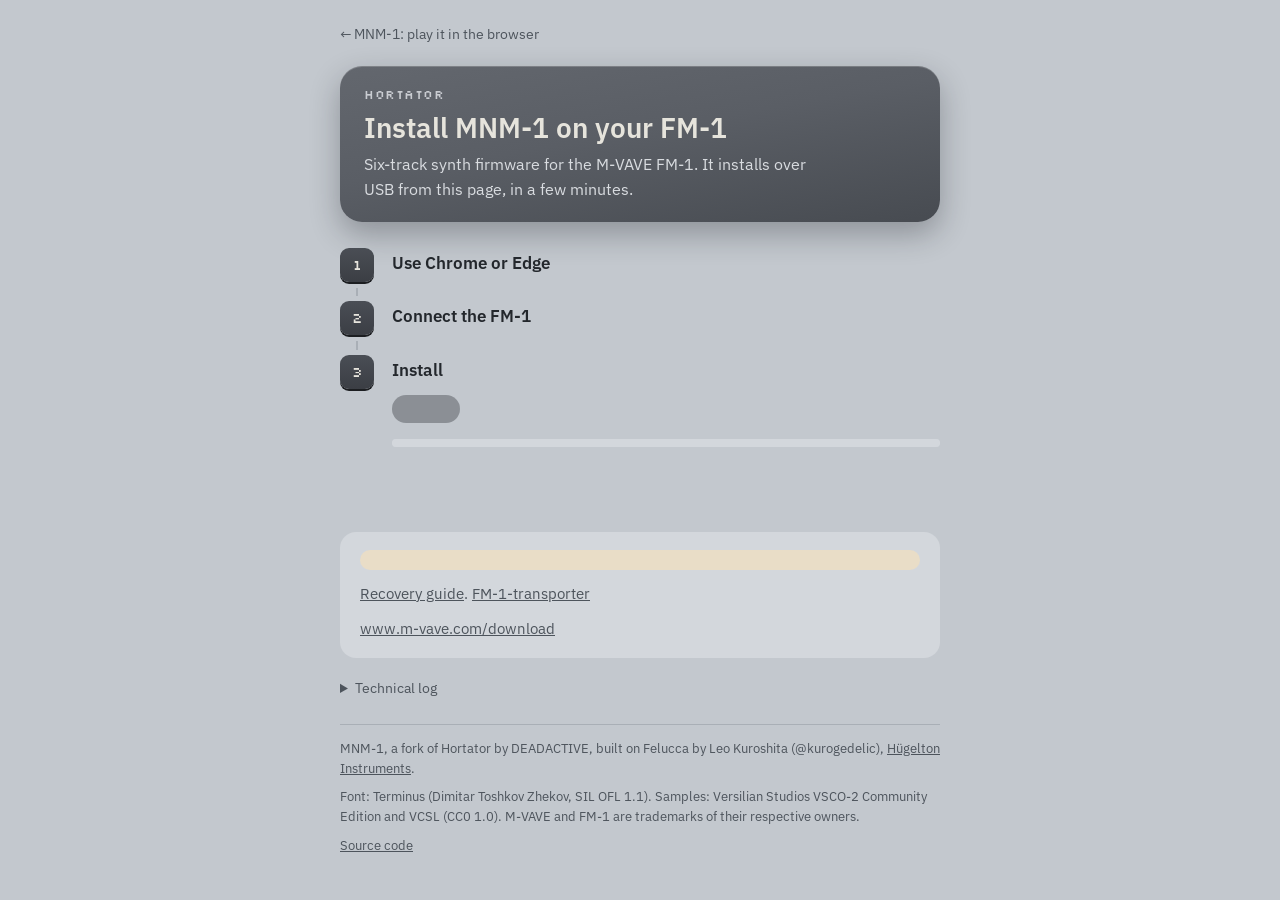
<file: web/index_pkg.html>
<!doctype html>
<!-- SPDX-License-Identifier: GPL-3.0-only
     Copyright (C) 2026 Leo Kuroshita (@kurogedelic), Hügelton Instruments
     Drum machine fork: 2026 DEADACTIVE -->
<html lang="en">
<head>
<meta charset="utf-8">
<meta name="viewport" content="width=device-width, initial-scale=1">
<title>Install MNM-1</title>
<link rel="preconnect" href="https://fonts.googleapis.com">
<link rel="preconnect" href="https://fonts.gstatic.com" crossorigin>
<link href="https://fonts.googleapis.com/css2?family=IBM+Plex+Sans:wght@400;500;600&family=Silkscreen&display=swap" rel="stylesheet" media="print" onload="this.media='all'">
<style>
  :root {
    --backdrop: #c3c8ce; --ink: #23272c; --ink-soft: #4d545c; --panel: #5a5e65; --panel-ink: #e6e4dc;
    --card: #d3d7dc; --rule: #a9afb6; --warn-bg: #e9ddc7; --warn-ink: #4a3a1c; --accent: #23272c; --on-accent: #f3f4f6;
    color-scheme: light dark;
  }
  @media (prefers-color-scheme: dark) {
    :root:not([data-theme="light"]) { --backdrop: #1f2226; --ink: #e3e6ea; --ink-soft: #a7aeb6; --card: #2a2e33;
      --rule: #3c4249; --warn-bg: #3a3222; --warn-ink: #ead9b5; --accent: #e6e4dc; --on-accent: #1f2226; }
  }
  :root[data-theme="dark"] { --backdrop: #1f2226; --ink: #e3e6ea; --ink-soft: #a7aeb6; --card: #2a2e33;
    --rule: #3c4249; --warn-bg: #3a3222; --warn-ink: #ead9b5; --accent: #e6e4dc; --on-accent: #1f2226; }
  * { box-sizing: border-box; }
  body { margin: 0; background: var(--backdrop); color: var(--ink);
         font: 400 16px/1.55 "IBM Plex Sans", system-ui, sans-serif; padding: 16px; }
  a { color: inherit; }
  .back { display: inline-block; font-size: 14px; color: var(--ink-soft); text-decoration: none; margin: 8px 0 0; }
  .back:hover { color: var(--ink); text-decoration: underline; }
  main { max-width: 600px; margin: 0 auto; }
  .plate {
    margin: 20px 0 28px; padding: 22px 24px 20px; border-radius: 22px; color: var(--panel-ink);
    background: linear-gradient(170deg, #63676e, var(--panel) 45%, #474b51);
    box-shadow: 0 1px 0 rgba(255,255,255,.18) inset, 0 12px 30px rgba(20,24,30,.3);
  }
  .plate .silk { font: 13px/1 "Silkscreen", ui-monospace, monospace; letter-spacing: .04em; color: #c9ccd1; margin: 0 0 10px; }
  h1 { font-size: 28px; font-weight: 600; line-height: 1.2; margin: 0; }
  .plate p { margin: 8px 0 0; color: #d9dce0; max-width: 46ch; }
  ol.steps { list-style: none; counter-reset: step; padding: 0; margin: 0 0 28px; }
  ol.steps > li { counter-increment: step; position: relative; padding: 0 0 22px 52px; }
  ol.steps > li::before {
    content: counter(step); position: absolute; left: 0; top: -2px; width: 34px; height: 34px; border-radius: 9px;
    display: grid; place-items: center; font: 14px/1 "Silkscreen", ui-monospace, monospace;
    background: linear-gradient(180deg, #4a4e55, #3b3e44); color: #e6e4dc; box-shadow: 0 2px 0 #1c1e21;
  }
  ol.steps > li:not(:last-child)::after {
    content: ""; position: absolute; left: 16px; top: 38px; bottom: 4px; width: 2px; background: var(--rule);
  }
  ol.steps h2 { font-size: 17px; font-weight: 600; margin: 3px 0 2px; }
  ol.steps p { margin: 0; color: var(--ink-soft); }
  #go {
    font: 600 17px/1 "IBM Plex Sans", system-ui, sans-serif; margin: 10px 0 0; padding: 14px 34px; border: 0;
    border-radius: 999px; background: var(--accent); color: var(--on-accent); cursor: pointer;
    box-shadow: 0 6px 18px rgba(0,0,0,.22);
  }
  #go:disabled { opacity: .35; cursor: default; box-shadow: none; }
  #variants { border: 0; padding: 0; margin: 10px 0 4px; }
  #variants legend { padding: 0; font-weight: 500; }
  #variants label { display: block; margin: 4px 0 0; cursor: pointer; }
  #variants p { margin: 6px 0 0; font-size: 14px; }
  progress { -webkit-appearance: none; appearance: none; display: block; width: 100%; height: 8px; margin: 16px 0 0;
             border: 0; border-radius: 4px; background: var(--card); overflow: hidden; }
  progress::-webkit-progress-bar { background: var(--card); border-radius: 4px; }
  progress::-webkit-progress-value { background: var(--accent); border-radius: 4px; }
  progress::-moz-progress-bar { background: var(--accent); border-radius: 4px; }
  #status { margin: 10px 0 0; min-height: 1.55em; font-weight: 500; color: var(--ink); }
  #counted { margin: 6px 0 0; font-size: 13px; opacity: .75; }
  .notes { background: var(--card); border-radius: 16px; padding: 18px 20px; margin: 0 0 20px; }
  .notes p { margin: 0 0 12px; font-size: 15px; color: var(--ink-soft); }
  .notes p:last-child { margin-bottom: 0; }
  .notes .beta { background: var(--warn-bg); color: var(--warn-ink); border-radius: 10px; padding: 10px 12px; }
  details { margin: 0 0 24px; font-size: 14px; color: var(--ink-soft); }
  summary { cursor: pointer; }
  pre { font-size: 12px; white-space: pre-wrap; margin: 8px 0 0; }
  footer { font-size: 13px; color: var(--ink-soft); border-top: 1px solid var(--rule); padding-top: 14px; }
  footer p { margin: 0 0 8px; }
  :focus-visible { outline: 2px solid var(--ink); outline-offset: 3px; }
</style>
</head>
<body>
<main>
  <a class="back" href="../../">← MNM-1: play it in the browser</a>
  <header class="plate">
    <p class="silk">HORTATOR</p>
    <h1>Install MNM-1 on your FM-1</h1>
    <p>Six-track synth firmware for the M-VAVE FM-1. It installs over USB from this page, in a few minutes.</p>
  </header>

  <ol class="steps">
    <li><h2>Use Chrome or Edge</h2><p data-t="intro"></p></li>
    <li><h2>Connect the FM-1</h2><p data-t="direct"></p></li>
    <li>
      <h2>Install</h2>
      <p data-t="warn"></p>
      <fieldset id="variants" hidden>
        <legend data-t="which"></legend>
        <label><input type="radio" name="variant" value="std" checked> <span data-t="v_std"></span></label>
        <label><input type="radio" name="variant" value="ble"> <span data-t="v_ble"></span></label>
        <p data-t="v_ble_note"></p>
      </fieldset>
      <button id="go" disabled data-t="install"></button>
      <progress id="bar" max="100" value="0"></progress>
      <p id="status" role="status"></p>
      <p id="counted" data-t="counted" hidden></p>
    </li>
  </ol>

  <section class="notes" aria-label="Before you install">
    <p class="beta" data-t="beta"></p>
    <p><span data-t="brick"></span>
      <a href="https://github.com/DeadActive/hortator/blob/main/docs/RECOVERY.md" target="_blank" rel="noopener">Recovery
      guide</a>. <span data-t="brick2"></span>
      <a href="https://github.com/kurogedelic/FM-1-transporter" target="_blank" rel="noopener">FM-1-transporter</a></p>
    <p><span data-t="back"></span>
      <a href="https://www.m-vave.com/download" target="_blank" rel="noopener">www.m-vave.com/download</a></p>
  </section>

  <details>
    <summary>Technical log</summary>
    <pre id="log"></pre>
  </details>

  <footer>
    <p>MNM-1, a fork of Hortator by DEADACTIVE, built on Felucca by Leo Kuroshita (@kurogedelic),
      <a href="https://hugelton.com" target="_blank" rel="noopener">Hügelton Instruments</a>.</p>
    <p>Font: Terminus (Dimitar Toshkov Zhekov, SIL OFL 1.1). Samples: Versilian Studios VSCO-2 Community Edition and
      VCSL (CC0 1.0). M-VAVE and FM-1 are trademarks of their respective owners.</p>
    <p><span data-t="license"></span> <a href="../../source.tar.gz">Source code</a></p>
  </footer>
</main>
<script type="module">
/*LIB*/
const $ = (id) => document.getElementById(id);
const TEXT = {
  en: {
    intro: "Open this page in Chrome or Edge on a computer.",
    direct: "Connect the FM-1 straight to the computer with a USB data cable. No probe or Transporter is needed.",
    warn: "Keep the cable in and this page open until it says Done. The FM-1 restarts by itself.",
    install: "Install",
    beta: "MNM-1 is beta firmware and may be unstable. You install it at your own risk: the author accepts no responsibility if your FM-1 is damaged or misbehaves.",
    brick: "If the FM-1 stops answering the installer, it can be brought back from a Mac over the same USB cable, with no extra hardware:",
    brick2: "If it does not start at all and does not even reach boot mode, recovering it needs a Transporter:",
    back: "To go back to the official firmware, use M-VAVE's updater M-UPGRADE (Downloads → PC Software → M-UPGRADE) with the official firmware (PC Firmware → FM-1 V15).",
    nomidi: "This browser cannot install firmware. Open the page in Chrome or Edge on a computer.", loadfail: "Could not load the firmware: ",
    start: "Starting", verify: "Verifying", loader: "Switching to update mode", write: "Writing",
    counted: "Counts visits and installs anonymously with GoatCounter: no cookies, no personal data.",
    reboot: "Restarting", done: "Done. The FM-1 restarts with MNM-1.", stopped: "Stopped. Replug the USB cable and press Install again.",
    error: "Error: ",
    denied: "MIDI (SysEx) access was not allowed. Allow MIDI in the site settings (address bar) and press Install again.",
    notfound: "FM-1 not found. Check the USB cable (a data cable), close other apps that use MIDI, and press Install again.",
    model: "The connected device is not an FM-1.",
    lost: "The USB connection was lost. Replug it and press Install again.",
    noloader: "The FM-1 in update mode was not found. Replug the USB cable and press Install again (it stays in update mode until it is finished).",
    noreturn: "The FM-1 did not come back. Power-cycle it.",
    mismatch: "Written, but the FM-1 reports another version: ",
    badpkg: "The firmware file is damaged. Reload the page.",
    leave: "Writing. Do not close the page.",
    license: "GPL-3.0, no warranty.",
    which: "Version",
    v_std: "MNM-1",
    v_ble: "MNM-1 + Bluetooth MIDI (experimental)",
    v_ble_note: "The same MNM-1 with Bluetooth MIDI added: MENU (hold HOME) > BLUETOOTH connects a BLE-MIDI keyboard or the M-VAVE SMC-Mixer (DAW mode: faders, knobs, mute, solo, record, transport). Bluetooth is off at every power-on until you turn it on there.",
  },
};
const lang = "en";
const t = (k) => TEXT[lang][k];
let lastKey = null, lastArg = "";
function applyLang() {
  document.documentElement.lang = lang;
  document.querySelectorAll("[data-t]").forEach((e) => { e.textContent = t(e.dataset.t); });
  if (lastKey) $("status").textContent = t(lastKey) + lastArg;
}
applyLang();
const sayK = (k, arg = "") => { lastKey = k; lastArg = arg; $("status").textContent = t(k) + arg; };
const say = (txt) => { lastKey = null; $("status").textContent = txt; };
const log = (t) => { $("log").textContent += t + "\n"; };
let image = null;
const meta = /*META*/;

let writing = false;
window.addEventListener("beforeunload", (e) => { if (writing) { e.preventDefault(); e.returnValue = t("leave"); } });

const load = async () => {
  if (!navigator.requestMIDIAccess) { sayK("nomidi"); return; }
  try {
    const r = await fetch(meta.pkg);
    if (!r.ok) throw new Error(`${meta.pkg}: HTTP ${r.status}`);
    const pkg = new Uint8Array(await r.arrayBuffer());
    if (productOf(pkg) !== meta.product) { sayK("badpkg"); return; }
    image = logicalImage(pkg);
    say(`MNM-1 ${meta.version}`);
    $("go").disabled = false;
  } catch (e) { sayK("loadfail", e.message); }
};
load();
loadPageCounter();
if (counterOn()) $("counted").hidden = false;
if ((meta.variants || []).length > 1) $("variants").hidden = false;
document.querySelectorAll('input[name="variant"]').forEach((r) => r.addEventListener("change", () => {
  const v = meta.variants.find((x) => x.id === r.value);
  if (!v || writing) return;
  meta.pkg = v.pkg;
  meta.version = v.version;
  image = null;
  $("go").disabled = true;
  const radios = document.querySelectorAll('input[name="variant"]');   // one download at a time: no stale image
  radios.forEach((x) => { x.disabled = true; });
  load().finally(() => radios.forEach((x) => { x.disabled = false; }));
}));

$("go").addEventListener("click", async () => {
  $("go").disabled = true;
  let midi;
  try { midi = await navigator.requestMIDIAccess({ sysex: true }); }
  catch (e) { sayK("denied"); $("go").disabled = false; return; }
  writing = true;
  try {
    const up = new Updater(midi, log);
    const total = 74 + 1167;
    const step = (k, a) => {
      log(`${k} ${a ?? ""}`);
      if (k === "start") sayK("start");
      if (k === "verify") { sayK("verify"); $("bar").value = (a / total) * 100; }
      if (k === "loader") sayK("loader");
      if (k === "write") { sayK("write"); $("bar").value = ((74 + a) / total) * 100; }
      if (k === "reboot") sayK("reboot");
      if (k === "done") { $("bar").value = 100; sayK("done"); countInstall(meta.version); }
    };
    const ota = await up.find((id) => /^ota-/i.test(id.model));
    if (ota) {
      ota.link.close();
      sayK((await up.resume(image, step, meta.product)) ? "done" : "stopped");   // waits for the reboot, checks the identity
    } else {
      await up.install(image, meta.product, step);
    }
  } catch (e) {
    if (e && e.code && TEXT[lang][e.code]) sayK(e.code, e.detail || "");
    else sayK("error", e && e.message);
    log(String(e && e.stack || e));
  }
  writing = false;
  $("go").disabled = false;
});
</script>
</body>
</html>
</file>
<file: sim.css>
/* SPDX-License-Identifier: GPL-3.0-only
 * Drum machine fork: 2026 DEADACTIVE */
/* The page as the FM-1's screen: its MONO palette (firmware/src/gfx.c: five steps of one colour plus white, in the
 * firmware's own roles), its typeface (Terminus 8 x 16, tests/sim_font.mjs, on its 16 px grid: 16, 32, 48, 64, 80),
 * blends dithered (dither.js), headings that glitch as they arrive. Only the device keeps its hardware greys. */
@font-face { font-family: "Hortator Terminus"; src: url("terminus.woff?v=7394a79f0e") format("woff"); font-display: swap; }
:root {
  --k: #000000;                                    /* the screen */
  --c1: #282828;                                   /* rules, separators */
  --c2: #505050;                                   /* inactive, empty, units */
  --c3: #828282;                                   /* labels */
  --c4: #bababa;                                   /* secondary text */
  --c5: #e2e2e2;                                   /* values, text */
  --w: #ffffff;                                    /* accent only: what is touched, where we are */
  --mono: "Hortator Terminus", ui-monospace, monospace;
  /* the device, a physical thing: its own greys */
  --body: #505050;
  --body-edge: #3c3c3c;
  --bed: #1e1e1e;
  --cap: #303030;
  --cap-top: #3e3e3e;
  --silk: #e2e2e2;
  --led: #ffffff;
  --focus: #ffffff;
  /* 2 px dither cells as tiles (dither.js draws the larger fields) */
  --d25: url("data:image/svg+xml,%3Csvg xmlns='http://www.w3.org/2000/svg' width='4' height='4' shape-rendering='crispEdges'%3E%3Crect width='2' height='2' fill='%23fff'/%3E%3C/svg%3E");
  --d50: url("data:image/svg+xml,%3Csvg xmlns='http://www.w3.org/2000/svg' width='4' height='4' shape-rendering='crispEdges'%3E%3Crect width='2' height='2' fill='%23fff'/%3E%3Crect x='2' y='2' width='2' height='2' fill='%23fff'/%3E%3C/svg%3E");
  color-scheme: dark;
}

* { box-sizing: border-box; }
[hidden] { display: none !important; }
html, body { margin: 0; }
body {
  background: var(--k);
  color: var(--c5);
  font: 16px/24px var(--mono);
  -webkit-font-smoothing: none;
  min-height: 100vh;
  display: flex;
  flex-direction: column;
  align-items: center;
  padding: 0 0 max(16px, env(safe-area-inset-bottom));
}
::selection { background: var(--w); color: var(--k); }

/* ---- page: the hero, then sections and footer in one column */
.install, .foot { width: min(100% - 32px, 1000px); }
button { font: inherit; }
.silk { font: 16px/1 var(--mono); letter-spacing: 0.25em; }
.cta {                                             /* the firmware's highlight: inverse on touch */
  display: inline-block; text-decoration: none; padding: 8px 20px; border: 2px solid var(--w);
  background: var(--w); color: var(--k); position: relative;
}
.cta.ghost { background: transparent; color: var(--w); }
.cta-slot { position: relative; display: inline-flex; }          /* the install count hangs under its button: */
.install-count { position: absolute; left: 0; top: 100%; margin-top: 8px; white-space: nowrap; color: var(--c5);
  background: var(--k); }                                          /* out of the flow, so nothing moves when it shows */
.install-count b { padding: 0 4px; color: var(--k); background: var(--w); font-weight: normal; }
.cta:hover { background: var(--k); color: var(--w); }
.cta.ghost:hover { background: var(--w); color: var(--k); }
.cta:focus-visible { outline: 2px dashed var(--w); outline-offset: 4px; }

/* the hero: a scroll track with a sticky stage; app.js maps the scroll to --p (0 far back and blurred .. 1 the
   simulator, flat and sharp). The stage is the screen's black with a dithered glow behind the device. */
.hero { position: relative; width: 100%; height: 420vh; }
.hero-end {                                     /* "Play it" lands in the middle of the steady stretch */
  position: absolute; left: 0; top: calc((100% - 100vh) * 0.8); height: 1px; width: 1px; pointer-events: none;
  scroll-snap-align: start; }
html { scroll-snap-type: y proximity; }
.hero-stage {
  position: sticky; top: 0; height: 100vh; overflow: hidden; perspective: 1500px; perspective-origin: 50% 40%;
  color: var(--c5); background-color: var(--k); image-rendering: pixelated;
  --hero-ink: var(--c5);
}
.hero-nav {
  position: absolute; top: 0; left: 0; right: 0; z-index: 5; display: flex; justify-content: space-between;
  align-items: center; padding: 16px max(16px, 4vw); color: var(--hero-ink);
}
.hero-nav a { color: var(--w); text-decoration: none; padding: 0 8px; border: 2px solid var(--w); }
.hero-nav a:hover { background: var(--w); color: var(--k); }
.scene { position: absolute; inset: 0; display: flex; align-items: center; justify-content: center;
  padding: 96px 0 118px;                         /* the device lands between the nav + power switch and the bar */
}
/* the dimming: an overlay's opacity, not a filter, and outside the blurred scene */
.scene-dim { position: absolute; inset: 0; background: var(--k); opacity: var(--dim, 0); pointer-events: none; }
.tilt { position: relative; transform-style: preserve-3d; will-change: transform; }
.tilt .fit { transform-style: preserve-3d; }
.desk-shadow {
  position: absolute; left: 50%; top: 50%; width: 70vw; height: 40vw; max-width: 1000px; max-height: 560px;
  transform: translate(-50%, -38%); border-radius: 50%;
  background: radial-gradient(closest-side, rgba(0,0,0,.7), rgba(0,0,0,0)); opacity: var(--shadow, 0.6);
}
.hero-copy {
  position: absolute; left: max(16px, 6vw); bottom: max(64px, 12vh); z-index: 4; max-width: 48rem;
  opacity: var(--copy, 1); transform: translateY(calc((1 - var(--copy, 1)) * -40px));
  pointer-events: var(--copy-events, auto);
}
.hero-copy h1 {
  font: 64px/64px var(--mono); margin: 0; max-width: 14ch; color: var(--w); text-transform: uppercase;
  text-shadow: 4px 4px 0 var(--k);
}
.hero-copy p { margin: 16px 0 0; max-width: 46ch; color: var(--c4); background: var(--k); }
.hero-copy .hero-count { color: var(--c5); }
.hero-copy .hero-count b { padding: 0 4px; color: var(--k); background: var(--w); font-weight: normal; }   /* the screen's inverted bars */
.hero-copy .hero-actions { display: flex; gap: 16px; flex-wrap: wrap; margin-top: 24px; background: none; }
.scroll-cue {
  position: absolute; right: max(16px, 4vw); bottom: 24px; margin: 0; color: var(--c3);
  opacity: var(--copy, 1); letter-spacing: 0.1em; z-index: 4;
}
.scroll-cue::after { content: ""; display: block; width: 2px; height: 32px; margin: 8px auto 0; background: currentColor;
  transform-origin: top; animation: cue 1.8s steps(6) infinite; }
@keyframes cue { 0% { transform: scaleY(0); } 50% { transform: scaleY(1); } 100% { transform: scaleY(1); opacity: 0; } }
/* the simulator's bar under the device: the power caption, Controls, Reset in one row; the reset confirm a pop-over
   above it and status notes float above it, so nothing in the row ever moves */
.play-bar {
  position: absolute; left: 50%; bottom: 20px; transform: translateX(-50%); z-index: 7; display: flex; gap: 12px;
  align-items: center; white-space: nowrap; color: var(--hero-ink);
  opacity: var(--arrived, 0); pointer-events: var(--arrived-events, none); transition: opacity 0.45s steps(4);
}
.power-note { color: var(--c4); margin-right: 8px; }
@media (max-width: 560px) {                       /* phones: the caption above the row, the row one line */
  .power-note { position: absolute; bottom: calc(100% + 8px); left: 50%; transform: translateX(-50%);
    width: max-content; max-width: calc(100vw - 32px); white-space: normal; text-align: center; margin: 0; }
  .play-bar { gap: 8px; }
  .bar-btn { padding: 0 8px; }
}
.bar-btn, .confirm button {
  background: var(--k); color: var(--c5); border: 2px solid var(--c3); padding: 2px 14px; cursor: pointer;
}
.bar-btn:hover, .confirm button:hover { border-color: var(--w); color: var(--w); }
.bar-btn[aria-expanded="true"] { background: var(--w); color: var(--k); border-color: var(--w); }
.confirm {
  position: absolute; bottom: calc(100% + 12px); right: 0; width: min(360px, calc(100vw - 32px)); white-space: normal;
  display: flex; flex-wrap: wrap; gap: 8px; padding: 14px 16px; background: var(--k); border: 2px solid var(--w);
}
.confirm p { flex-basis: 100%; margin: 0 0 4px; color: var(--c5); }
.play-bar .note { position: absolute; bottom: calc(100% + 8px); left: 50%; transform: translateX(-50%); width: max-content;
  max-width: calc(100vw - 32px); white-space: normal; text-align: center; margin: 0; color: var(--c4); pointer-events: none; }
.help {                                         /* a sheet over the stage, above the Controls bar that opens it */
  position: absolute; z-index: 8; left: 50%; bottom: 80px; transform: translateX(-50%); width: min(780px, 100% - 32px);
  display: grid; grid-template-columns: repeat(auto-fit, minmax(260px, 1fr)); gap: 0 32px; padding: 12px 20px 16px;
  background: var(--k); color: var(--c5); border: 2px solid var(--c3);
  max-height: calc(100vh - 150px); overflow: auto;   /* above the bar */
}
.help h2 { font: 16px/24px var(--mono); color: var(--w); margin: 8px 0 0; text-transform: uppercase; }
.help ul { margin: 0; padding-left: 16px; color: var(--c4); }
.note { min-height: 1.5em; margin: 6px 0 0; color: var(--c4); }

/* Controls beside the device on wide screens: the stage keeps the panel's width free, the device moves left and is
   fitted to what is left (app.js HELP_W); the change eases, only while it happens (.easing), so scrolling never lags */
@property --scale { syntax: '<number>'; inherits: true; initial-value: 1; }
.hero-stage { --help-w: 320px; }
.hero-stage.easing .device { transition: --scale .35s ease; }
.hero-stage.easing .fit { transition: width .35s ease, height .35s ease; }
.hero-stage.easing .scene { transition: padding .35s ease; }
@media (min-width: 900px) {
  .hero-stage.help-open .scene { padding-right: calc(var(--help-w) + 40px); }
  .hero-stage.help-open .help { left: auto; right: 24px; top: 96px; bottom: auto; transform: none; width: var(--help-w);
    grid-template-columns: 1fr; align-content: start; max-height: calc(100vh - 222px); }
  .hero-stage.help-open .more-cue { opacity: 0; pointer-events: none; }
}

/* depth: the panel's parts stand off its face; walls around its outline give the body its depth (app.js) */
.device { transform-style: preserve-3d; }
.device > .tray { translate: 0 0 1px; }
.device > .bezel { translate: 0 0 1px; }
.device > canvas.lcd { translate: 0 0 2px; }   /* in front of its bezel, behind the caps */
.device > .lbl { translate: 0 0 1px; }
.device > .btn { translate: 0 0 7px; }
.device > .key { translate: 0 0 5px; }
.device > .enc { translate: 0 0 9px; transform-style: preserve-3d; }
.device > .enc .cap { translate: 0 0 8px; }
.device > .walls { left: 0; top: 0; width: 0; height: 0; transform-style: preserve-3d; pointer-events: none; }
.walls > div { position: absolute; left: 0; top: 0; transform-origin: 0 0; backface-visibility: visible; }
.device > .glare {
  inset: 0; border-radius: 44px; pointer-events: none; translate: 0 0 12px; opacity: 0; overflow: hidden;
}
.glare-band {                                    /* a fixed gradient moved by transform: composited, never repainted */
  position: absolute; top: -40%; left: 0; width: 55%; height: 180%; will-change: transform;
  background: linear-gradient(90deg, transparent, rgba(255,255,255,.2) 50%, transparent);
}
.device.waiting { pointer-events: none; }
html { scroll-behavior: smooth; }
@media (prefers-reduced-motion: reduce) { html { scroll-behavior: auto; } }

/* ---- headings glitch as they arrive (dither.js initGlitch): the text torn into offset slices, a few frames */
.glitch { position: relative; }
.glitch.glitching { animation: glitch-base .5s steps(1, end) 1; }
.glitch.glitching::before, .glitch.glitching::after {
  content: attr(data-text); position: absolute; inset: 0; background: var(--k); pointer-events: none;
}
.glitch.glitching::before { color: var(--w); animation: glitch-a .5s steps(1, end) 1 forwards; }
.glitch.glitching::after { color: var(--c3); animation: glitch-b .5s steps(1, end) 1 forwards; }
@keyframes glitch-base { 0% { transform: translateX(0); } 20% { transform: translateX(-4px); } 40% { transform: translateX(4px); }
  60% { transform: translateX(0); opacity: .6; } 80% { opacity: 1; } }
@keyframes glitch-a {
  0% { clip-path: inset(8% 0 72% 0); transform: translateX(-12px); }
  20% { clip-path: inset(52% 0 30% 0); transform: translateX(16px); }
  40% { clip-path: inset(22% 0 60% 0); transform: translateX(-6px); }
  60% { clip-path: inset(70% 0 8% 0); transform: translateX(10px); }
  80% { clip-path: inset(40% 0 44% 0); transform: translateX(-20px); }
  100% { clip-path: inset(100% 0 0 0); transform: none; } }
@keyframes glitch-b {
  0% { clip-path: inset(60% 0 20% 0); transform: translateX(8px); }
  25% { clip-path: inset(12% 0 76% 0); transform: translateX(-14px); }
  50% { clip-path: inset(80% 0 4% 0); transform: translateX(6px); }
  75% { clip-path: inset(30% 0 50% 0); transform: translateX(12px); }
  100% { clip-path: inset(100% 0 0 0); transform: none; } }

/* ---- the features: eight chapters, each a piece computed by the firmware's own sound code (features.js), on a
   plate drawn as the screen draws its pages: black, rules in the darkest tone, values bright */
.features { width: 100%; color: var(--c5); padding: 96px max(16px, 5vw) 128px; background: var(--k); }
.features-head { max-width: 1180px; margin: 0 auto 32px; }
.features-head h2, .install-head h2 {
  font: 48px/48px var(--mono); margin: 0; max-width: 24ch; color: var(--w); text-transform: uppercase;
}
.features-head p { color: var(--c4); max-width: 60ch; margin: 16px 0 0; }
.dither-rule { display: block; height: 32px; margin: 0; image-rendering: pixelated; }   /* dither.js fills it */
.chapter { max-width: 1180px; margin: 0 auto; padding: 80px 0; display: grid; align-items: start;
  grid-template-columns: minmax(264px, 36ch) minmax(0, 1fr); gap: 48px; border-top: 2px solid var(--c1); }
.features-head + .chapter { border-top: 0; }
.ch-text { position: sticky; top: 10vh; }
.ch-text h3 { font: 32px/32px var(--mono); margin: 0 0 16px; color: var(--w); text-transform: uppercase; }
.ch-text p { margin: 0 0 8px; color: var(--c4); }
.ch-text p.where { margin-top: 16px; color: var(--c5); }
.device-screen { margin: 24px 0 0; }
.device-screen canvas { display: block; width: 240px; height: 240px; max-width: 100%; aspect-ratio: 1; padding: 12px;
  box-sizing: content-box; background: var(--k); image-rendering: pixelated; image-rendering: crisp-edges;
  border: 2px solid var(--c2); box-shadow: 6px 6px 0 var(--c1); }
.device-screen figcaption { margin-top: 16px; max-width: 268px; color: var(--c3); }
.plate { position: relative; min-height: 340px; display: grid; gap: 20px; align-content: start;
  background: var(--k); padding: 22px; border: 2px solid var(--c2); box-shadow: 8px 8px 0 var(--c1); }
.plate::before { content: ""; position: absolute; left: -2px; top: -2px; width: 16px; height: 16px;   /* the screen's corner */
  border-left: 2px solid var(--w); border-top: 2px solid var(--w); pointer-events: none; }
.features.lab-failed .plate[data-piece]:not([data-piece="ble"]):empty::after {
  content: "These pictures need WebAssembly, which this browser has turned off."; color: var(--c4); }
.plate .scope { display: block; width: 100%; height: 220px; }
.plate .lab-play { justify-self: end; display: inline-flex; align-items: center; gap: 10px; min-height: 40px;
  padding: 0 16px 0 12px; border: 2px solid var(--w); background: var(--k); color: var(--w); cursor: pointer; }
.plate .lab-play::before { content: ""; width: 0; height: 0; border-style: solid; border-width: 6px 0 6px 10px;
  border-color: transparent transparent transparent currentColor; }
.plate .lab-play:hover { background: var(--c1); }
.plate .lab-play[aria-pressed="true"] { background: var(--w); color: var(--k); }
.plate .lab-play[aria-pressed="true"]::before { width: 10px; height: 10px; border: 0; background: currentColor; }
.plate .lab-play:disabled { cursor: default; opacity: .6; }
.plate .knobs { display: flex; flex-wrap: wrap; gap: 16px 24px; }
.plate .knob { display: grid; justify-items: center; gap: 4px; min-width: 64px; }
.plate .knob .dial { position: relative; width: 56px; height: 56px; border-radius: 50%; cursor: grab; touch-action: none;
  background: conic-gradient(from -135deg, var(--w) calc(var(--f, 0) * 270deg), var(--c1) 0 270deg, transparent 0); }
.plate .knob .dial:active { cursor: grabbing; }
.plate .knob .cap { position: absolute; inset: 5px; border-radius: 50%; background: var(--k); border: 2px solid var(--c2); }
.plate .knob .cap::after { content: ""; position: absolute; left: 50%; top: 3px; width: 2px; height: 14px; margin-left: -1px;
  background: var(--w); }
.plate .knob .name, .plate .chip { font: 16px/1 var(--mono); }
.plate .knob .name { color: var(--c3); }
.plate .knob .val { color: var(--c5); line-height: 1; min-height: 16px; }
.plate .chips { display: flex; flex-wrap: wrap; gap: 6px; }
.plate .chip { min-height: 32px; padding: 0 8px; border: 2px solid var(--c2); background: var(--k); color: var(--c4); cursor: pointer; }
.plate .chip:hover { border-color: var(--c4); }
.plate .chip[aria-checked="true"] { background: var(--w); border-color: var(--w); color: var(--k); }
.plate .scopes { display: grid; gap: 18px; }
.plate .scope.gr { height: 110px; }
.plate .scope.per-step { height: 96px; }
.plate .lfo-groups { display: flex; flex-wrap: wrap; gap: 16px 40px; }
.plate .lfo-group { display: grid; gap: 12px; }
.plate .lfo-head { margin: 0; color: var(--c4); }
.plate .lfo-head::before { content: ""; display: inline-block; width: 16px; height: 4px; margin-right: 8px; vertical-align: middle; }
.plate .lfo-head.key-led::before { background: var(--w); }
.plate .lfo-head.key-warm::before { background: var(--k) var(--d50) 0 0 / 4px 4px; }
.plate .scopes.two { grid-template-columns: minmax(0, 2fr) minmax(0, 1fr); }
.plate .controls-row { display: flex; flex-wrap: wrap; align-items: flex-end; justify-content: space-between; gap: 20px; }
.plate .families { display: grid; grid-template-columns: repeat(auto-fill, minmax(min(100%, 228px), 1fr)); gap: 14px 22px; }
.plate .families.inline { display: flex; flex-wrap: wrap; gap: 14px 32px; }
.plate .family { display: grid; gap: 8px; align-content: start; }
.plate .family-name { color: var(--c3); }
.plate .play-slot { display: flex; align-items: center; gap: 16px; margin-left: auto; }
.plate .play-slot .lab-play { justify-self: auto; }
.plate .pad { width: 84px; height: 84px; border: 2px solid var(--c3); cursor: pointer; touch-action: none;
  font: 16px/1 var(--mono); color: var(--c5); background: var(--c1); box-shadow: 4px 4px 0 var(--c2); }
.plate .pad:hover { border-color: var(--w); }
.plate .pad.down, .plate .pad:active { transform: translate(4px, 4px); box-shadow: none; background: var(--w); color: var(--k); }
.plate .legend { display: flex; flex-wrap: wrap; gap: 6px 20px; margin: 0; color: var(--c3); }
.plate .legend span::before { content: ""; display: inline-block; width: 16px; height: 4px; margin-right: 8px;
  vertical-align: middle; background: var(--c2); }
.plate .legend .key-led::before { background: var(--w); }
.plate .legend .key-warm::before { background: var(--k) var(--d50) 0 0 / 4px 4px; }
.plate .lane { display: grid; grid-template-columns: repeat(16, minmax(0, 1fr)); gap: 6px 4px; }
.plate .lane-step { display: grid; gap: 4px; justify-items: stretch; padding: 4px 0; }
.plate .lane-step.now { background: var(--c1); }
.plate .step-pad { height: 32px; border: 2px solid var(--c1); background: var(--k); cursor: pointer; padding: 0; }
.plate .lane-step.beat .step-pad { border-color: var(--c2); }
.plate .step-pad[aria-pressed="true"] { background: var(--c2); }
.plate .step-pad.fired { background: var(--w); border-color: var(--w); }
.plate .step-tag { min-height: 32px; padding: 0; border: 0; background: none; color: var(--c3); cursor: pointer;
  font: 16px/16px var(--mono); white-space: pre; overflow: hidden; }
.plate .step-tag[aria-pressed="true"] { background: var(--w); color: var(--k); }
.plate .step-tag:disabled { cursor: default; }
.plate .sel-name { align-self: center; margin: 0 8px 0 0; min-width: 4.5em; color: var(--w); }
.plate .scope.dice { height: 168px; }
.plate .dice-caption { margin-top: -8px; }
.plate .live-row { display: flex; flex-wrap: wrap; gap: 20px 40px; padding-top: 16px; border-top: 2px solid var(--c1); }
.plate .live-group { display: grid; gap: 10px; align-content: start; justify-items: start; }
.plate .live-group .family-name { margin: 0; }
.plate .live-btn { min-height: 36px; padding: 0 14px; border: 2px solid var(--c3); background: var(--k); color: var(--c5); cursor: pointer; }
.plate .live-btn:hover { border-color: var(--w); }
.plate .live-btn.quiet { border-color: transparent; color: var(--c3); }
.plate .live-btn.rec[aria-pressed="true"] { background: var(--w); color: var(--k); border-color: var(--w);
  animation: wait-blink .5s steps(2, jump-none) infinite; }
.plate .live-state { min-height: 24px; color: var(--c4); }
.plate .live-state.waiting { color: var(--w); animation: wait-blink .5s steps(2, jump-none) infinite; }
@keyframes wait-blink { 50% { opacity: .35; } }
@media (prefers-reduced-motion: reduce) { .plate .live-state.waiting, .plate .live-btn.rec { animation: none; } }
.plate .motion-row { display: flex; align-items: center; gap: 16px; }
.plate .scope.motion { width: min(320px, 50vw); height: 56px; }
.plate .motion-btns { display: flex; gap: 8px; }
.plate .grids-stage { display: grid; grid-template-columns: 200px minmax(0, 1fr); gap: 24px; align-items: center; }
.plate .scope.xy { width: 200px; height: 200px; cursor: crosshair; touch-action: none; border: 2px solid var(--c1); }
.plate .scope.lanes { height: 168px; }
.plate .chain { display: flex; flex-wrap: wrap; align-items: stretch; gap: 10px; }
.plate .stage { position: relative; display: grid; justify-items: center; align-content: start; gap: 8px; padding: 8px 6px 10px;
  border: 2px solid var(--c1); min-width: 76px; opacity: .5; }
.plate .stage.on, .plate .stage.voice { opacity: 1; border-color: var(--c2); }
.plate .stage.voice { justify-content: center; align-content: center; }
.plate .stage:not(.send)::after { content: ""; position: absolute; right: -12px; top: 50%; width: 10px; height: 2px; background: var(--c2); }
.plate .stage-name { border: 0; background: none; padding: 2px 6px; cursor: pointer; color: var(--c4); font: 16px/1 var(--mono); }
.plate .stage.on .stage-name { color: var(--k); background: var(--w); }
.plate .stage-name.fixed { cursor: default; }
.plate .sends { display: flex; gap: 10px; padding-left: 14px; margin-left: 4px; border-left: 2px dashed var(--c2); }
.plate .perform { display: grid; gap: 10px; }
.plate .perform .family-name { margin: 0; }
.plate .perform-keys { display: flex; flex-wrap: wrap; gap: 10px 18px; }
.plate .key-group { display: flex; gap: 6px; }
.plate .perf-key { width: 74px; min-height: 64px; padding: 8px 4px; border: 2px solid var(--c2); border-top: 0; cursor: pointer;
  touch-action: none; user-select: none; -webkit-user-select: none; background: var(--k);
  box-shadow: inset 0 -6px 0 var(--c1); color: var(--c4); text-align: center; font: 16px/16px var(--mono); }
.plate .perf-key:hover { border-color: var(--c4); }
.plate .perf-key.down { background: var(--w); color: var(--k); border-color: var(--w); box-shadow: none; transform: translateY(2px); }
.plate .ble-stage { display: grid; grid-template-columns: auto minmax(60px, 1fr) auto; align-items: center; gap: 0 4px; }
.plate .ble-node { display: grid; justify-items: center; gap: 4px; padding: 14px 16px; border: 2px solid var(--c2);
  background: var(--k); transition: opacity .4s steps(4), border-color .4s; }
.plate .ble-node.fm1 { border-color: var(--c4); }
.plate .ble-name { font: 16px/1.2 var(--mono); color: var(--w); }
.plate .ble-sub { color: var(--c3); }
.plate .ble-node.fm1 .ble-sub { color: var(--c4); }
.plate.ble:not([data-step="2"]):not([data-step="3"]) .ble-node.ctl { opacity: .3; }
.plate .ble-faders { display: flex; gap: 18px; height: 46px; margin-bottom: 4px; }
.plate .ble-fader { position: relative; width: 4px; background: var(--c1); }
.plate .ble-levels { display: flex; gap: 6px; height: 46px; align-items: flex-end; margin-bottom: 4px; }
.plate .ble-level { position: relative; width: 12px; height: 100%; border: 2px solid var(--c2); }
.plate .ble-level i { position: absolute; left: 0; right: 0; bottom: 0; height: 60%; background: var(--c5); transition: height .15s steps(3); }
.plate .ble-fader i { position: absolute; left: -6px; top: 0; width: 16px; height: 8px; background: var(--c4);
  transition: transform .15s steps(3); }
.plate .ble-air { position: relative; height: 120px; overflow: hidden; }
.plate .ble-link { position: absolute; left: 0; right: 0; top: 50%; border-top: 2px dashed var(--c2); }
.plate.ble[data-step="2"] .ble-link, .plate.ble[data-step="3"] .ble-link { border-top: 2px solid var(--w); }
.plate .ble-rings span { position: absolute; left: 0; top: 50%; width: 30px; height: 30px; margin: -15px 0 0 -15px; border-radius: 50%;
  border: 2px dashed var(--w); opacity: 0; }
.plate.ble[data-step="1"] .ble-rings span { animation: ble-ring 1.8s steps(9) infinite; }
.plate.ble[data-step="1"] .ble-rings span:nth-child(2) { animation-delay: .6s; }
.plate.ble[data-step="1"] .ble-rings span:nth-child(3) { animation-delay: 1.2s; }
@keyframes ble-ring { from { transform: scale(.4); opacity: .8; } to { transform: scale(12); opacity: 0; } }
.plate .ble-packet { position: absolute; right: 0; top: 50%; width: 8px; height: 8px; margin-top: -4px;
  background: var(--w); animation: ble-fly .9s steps(12) forwards; }
@keyframes ble-fly { to { right: calc(100% - 8px); } }
.plate .ble-row { display: flex; flex-wrap: wrap; gap: 20px 28px; align-items: flex-start; }
.plate .ble-side { flex: 1 1 340px; display: grid; gap: 14px; }
.plate .ble-status { display: flex; flex-wrap: wrap; justify-content: space-between; gap: 10px; }
.plate .ble-states { display: flex; flex-wrap: wrap; gap: 6px; }
.plate .ble-state { font: 16px/1 var(--mono); padding: 6px 6px; border: 2px solid var(--c1); color: var(--c2); }
.plate .ble-state.on { color: var(--k); background: var(--w); border-color: var(--w); }
.plate .ble-console { list-style: none; margin: 0; padding: 12px 14px; background: var(--k); border: 2px solid var(--c1);
  display: grid; gap: 8px; font: 16px/24px var(--mono); color: var(--c2); }
.plate .ble-console li { display: flex; flex-wrap: wrap; gap: 0 16px; }
.plate .ble-console code { color: inherit; font: inherit; min-width: 9em; }
.plate .ble-console code::before { content: "> "; color: var(--c2); }
.plate .ble-console li.done { color: var(--c3); }
.plate .ble-console li.now { color: var(--w); }
.plate .ble-next { flex: 0 1 200px; display: grid; gap: 6px; padding: 14px; border: 2px dashed var(--c2); opacity: .7; }
@media (prefers-reduced-motion: reduce) {
  .plate .ble-rings span, .plate .ble-packet { animation: none; display: none; }
}
.plate :focus-visible { outline: 2px dashed var(--focus); outline-offset: 3px; }
@media (max-width: 860px) {                       /* phones: the text, then its plate */
  .features { padding-top: 64px; }
  .chapter { grid-template-columns: minmax(0, 1fr); gap: 24px; padding: 48px 0; }
  .ch-text { position: static; }
  .plate { padding: 14px; min-height: 260px; box-shadow: 4px 4px 0 var(--c1); }
  .plate .knobs { gap: 14px 18px; }
  .plate .lane { grid-template-columns: repeat(8, minmax(0, 1fr)); }
  .plate .grids-stage { grid-template-columns: minmax(0, 1fr); justify-items: center; }
  .plate .perf-key { width: 62px; }
  .plate .sends { padding-left: 0; margin-left: 0; border-left: 0; }
  .plate .ble-node { padding: 10px 8px; }
  .plate .ble-air { height: 90px; }
  .plate .ble-console code { min-width: 0; }
  .plate .scope.lanes { width: 100%; }
  .plate .scopes.two { grid-template-columns: minmax(0, 1fr); }
  .plate .scope { height: 170px; }
  .plate .scope.spec { height: 140px; }
  .plate .families { display: flex; overflow-x: auto; gap: 22px; margin: 0 -14px; padding: 0 14px 6px;   /* one strip */
    scroll-snap-type: x proximity; scrollbar-width: thin; }
  .plate .family { flex: none; scroll-snap-align: start; }
  .plate .family .chips { flex-wrap: nowrap; }
}
.mini { position: absolute; left: 0; top: 0; width: 1000px; height: 620px; transform-origin: 0 0; border-radius: 44px;
  background: var(--k); border: 6px solid var(--c3); }
.mini > div { position: absolute; }
.mini .m-bezel { background: var(--k); border: 4px solid var(--c2); border-radius: 22px; }
.mini .m-lcd { background: var(--c1); }
.mini .m-oct, .mini .m-buttons, .mini .m-keys { background: var(--k); border: 4px solid var(--c1); border-radius: 18px; }
.mini .m-btn { background: var(--c2); border-radius: 9px; }
.mini .m-key { background: var(--c2); border-radius: 999px; }
.mini .m-enc { background: var(--k); border-radius: 50%; box-shadow: 0 0 0 6px var(--c3); }
.where b { font: 12px/1 "Silkscreen", ui-monospace, monospace; letter-spacing: 0.04em; padding: 3px 6px 2px;
  border: 2px solid var(--c3); color: var(--c5); vertical-align: 1px; }

.beta { max-width: 640px; margin: 0 0 20px; padding: 10px 14px; color: var(--c4); border: 2px dashed var(--c3); }

/* install: the connection as a diagram (laptop, a USB cable with light travelling along it, the FM-1), the three
   steps under its three parts, then what is new in this build beside the way to the installer */
.install { padding: 96px 0 0; }
.install-head p { color: var(--c4); max-width: 56ch; margin: 16px 0 0; }
.cable-diagram, .install-steps { display: grid; grid-template-columns: 30% 1fr 40%; column-gap: 0; }
.cable-diagram { align-items: center; margin: 48px 0 0; }
.laptop .lid {
  position: relative; aspect-ratio: 16 / 10; border: 4px solid var(--c3); border-bottom-width: 8px; background: var(--k); overflow: hidden;
}
.laptop .bar { position: absolute; left: 0; right: 0; top: 0; height: 14%; background: var(--c1); }
.laptop .bar::before { content: ""; position: absolute; left: 6%; top: 34%; width: 22%; height: 32%; background: var(--c2); }
.laptop .ghost-btn {
  position: absolute; left: 12%; top: 44%; padding: 0.2em 0.8em; background: var(--w); color: var(--k);
  font: 16px/1.2 var(--mono);
}
.laptop .ghost-line { position: absolute; left: 12%; right: 12%; top: 74%; height: 6%; background: var(--c1); }
.laptop .ghost-line::after { content: ""; position: absolute; inset: 0; width: 0; background: var(--k) var(--d50) 0 0 / 4px 4px;
  animation: write 6s steps(16) infinite; }
@keyframes write { 0%, 12% { width: 0; } 70%, 88% { width: 100%; } 100% { width: 100%; opacity: 0; } }
.laptop .deck { height: 10px; margin: 0 -7%; background: var(--c3); }
.usb { position: relative; height: 4px; margin: 0 6px; }
.usb .wire { position: absolute; inset: 0; background: var(--c2); }
.usb::before, .usb::after { content: ""; position: absolute; top: -6px; width: 16px; height: 16px; background: var(--c3); }
.usb::before { left: -6px; }
.usb::after { right: -6px; }
.usb .pulse { position: absolute; inset: 0; animation: travel 2.4s steps(24) infinite; }   /* moved by transform only */
.usb .pulse.late { animation-delay: 1.2s; }
.usb .pulse::after { content: ""; position: absolute; left: 0; top: -4px; width: 12px; height: 12px; background: var(--w); }
@keyframes travel { from { transform: translateX(0); opacity: 0; } 10% { opacity: 1; } 90% { opacity: 1; }
  to { transform: translateX(calc(100% - 12px)); opacity: 0; } }
.fm1-shot { position: relative; aspect-ratio: 1000 / 620; }
.install-steps { list-style: none; counter-reset: step; padding: 0; margin: 24px 0 0; column-gap: 28px; }
.install-steps li { counter-increment: step; position: relative; padding-left: 48px; }
.install-steps li::before {
  content: counter(step); position: absolute; left: 0; top: 0; width: 32px; height: 32px; display: grid; place-items: center;
  font: 32px/1 var(--mono); color: var(--k); background: var(--w);
}
.install-steps h3 { font: 16px/24px var(--mono); color: var(--w); margin: 4px 0 4px; text-transform: uppercase; }
.install-steps p { margin: 0; color: var(--c4); }
.install-grid { display: grid; grid-template-columns: 1fr 1fr; gap: 56px; margin: 64px 0 0; align-items: start; }
.fw-version { margin: 0; color: var(--c3); }
.whats-new h3 { font: 32px/32px var(--mono); color: var(--w); margin: 8px 0 16px; text-transform: uppercase; }
.whats-new ul { list-style: none; margin: 0; padding: 0; }
.whats-new li { padding: 12px 0; border-top: 2px solid var(--c1); color: var(--c4); }
.whats-new li span { display: -webkit-box; -webkit-line-clamp: 3; -webkit-box-orient: vertical; overflow: hidden; }
.whats-new li b { color: var(--w); font-weight: 400; }
.cta.big { padding: 12px 32px; }
.install-go .beta { margin: 24px 0 16px; }
.install-go details { border-top: 2px solid var(--c1); padding: 12px 0; }
.install-go summary { cursor: pointer; color: var(--c5); }
.install-go summary:hover { color: var(--w); }
.install-go details p { color: var(--c4); margin: 8px 0 0; }
.install-go a:not(.cta), .foot a { color: var(--w); }
@media (max-width: 760px) {
  .cable-diagram { grid-template-columns: 34% 1fr 44%; }
  .install-steps, .install-grid { grid-template-columns: 1fr; }
  .install-steps { row-gap: 18px; }
  .install-grid { gap: 36px; }
}
@media (prefers-reduced-motion: reduce) { .usb .pulse, .laptop .ghost-line::after, .more-cue span, .power-toggle.ready .knob { animation: none; } }

.foot {                                          /* three parts: the name, the ways around, the credits */
  display: grid; grid-template-columns: 1.1fr 0.9fr 1.6fr; gap: 40px; margin-top: 64px; padding: 24px 0 8px; color: var(--c3);
}
.foot p { margin: 0 0 8px; max-width: 60ch; }
.foot-mark { font-size: 32px; line-height: 32px; letter-spacing: .1em; color: var(--w); margin-bottom: 16px !important; }
.foot-nav { display: flex; flex-direction: column; gap: 8px; }
.foot-nav a { color: var(--c5); text-decoration: none; }
.foot-nav a::before { content: "> "; color: var(--c2); }
.foot-nav a:hover { color: var(--k); background: var(--w); }
.foot-band { width: 100%; height: 48px; margin-top: 96px; }   /* the dithered fade into the footer (dither.js) */
@media (max-width: 760px) { .foot { grid-template-columns: 1fr; gap: 24px; } }

/* ---- the device: drawn at its design size, scaled to fit (app.js sets --scale and the layout) */
.fit { position: relative; }
.device {
  position: absolute; left: 0; top: 0; transform-origin: 0 0; transform: scale(var(--scale, 1));
  background: linear-gradient(170deg, #5c5c5c, var(--body) 40%, var(--body-edge));
  border-radius: 44px;
  box-shadow: 0 1px 0 rgba(255, 255, 255, 0.18) inset, 0 -2px 0 rgba(0, 0, 0, 0.25) inset, 0 18px 40px rgba(0, 0, 0, 0.5);
  touch-action: none; user-select: none; -webkit-user-select: none; -webkit-touch-callout: none;
}
.device::after {                                 /* its plastic, dithered */
  content: ""; position: absolute; inset: 0; border-radius: inherit; pointer-events: none; opacity: .06;
  background: var(--d25) 0 0 / 4px 4px;
}
.device > * { position: absolute; }
.tray { background: var(--bed); border-radius: 18px; box-shadow: 0 2px 3px rgba(0, 0, 0, 0.5) inset; }
.tray.keybed { border-radius: 26px; }
.bezel { background: #101010; border-radius: 22px; box-shadow: 0 0 0 3px #3a3a3a, 0 2px 4px rgba(0, 0, 0, 0.5) inset; }
canvas.lcd { image-rendering: pixelated; image-rendering: crisp-edges; border-radius: 4px; background: #000; }

.lbl {
  font-family: "Silkscreen", ui-monospace, monospace; font-size: 13px; color: var(--silk);
  text-align: center; pointer-events: none; white-space: nowrap; line-height: 1;
}
.enc { border-radius: 50%; cursor: ns-resize; }
.enc .skirt {
  position: absolute; inset: 0; border-radius: 50%;
  background: radial-gradient(circle at 40% 35%, #4b4b4b, #1f1f1f 70%);
  box-shadow: 0 3px 6px rgba(0, 0, 0, 0.5);
}
.enc .cap {
  position: absolute; inset: 7px; border-radius: 50%;
  background: repeating-conic-gradient(#2c2c2c 0 4deg, #353535 4deg 8deg);
  transform: rotate(var(--turn, 0deg));
}
.enc .cap::after {
  content: ""; position: absolute; left: 50%; top: 3px; width: 3px; height: 11px; margin-left: -1.5px;
  border-radius: 2px; background: var(--silk);
}
.enc.master .cap::after { background: #fff; height: 9px; }

.btn {
  border-radius: 9px; cursor: pointer;
  background: linear-gradient(180deg, var(--cap-top), var(--cap));
  box-shadow: 0 2px 0 #1c1c1c, 0 3px 5px rgba(0, 0, 0, 0.45);
  display: flex; align-items: center; justify-content: center;
  font-family: "Silkscreen", ui-monospace, monospace; font-size: 12px; color: #9c9c9c;
  transition: color 60ms;
}
.btn.down { transform: translateY(2px); box-shadow: 0 0 0 #1c1c1c, 0 1px 2px rgba(0, 0, 0, 0.5); }
.btn.lit { color: var(--led); text-shadow: 0 0 6px rgba(255, 255, 255, 0.9), 0 0 14px rgba(255, 255, 255, 0.45); }
.btn.latched { outline: 2px dashed var(--silk); outline-offset: 3px; }
.btn small { display: block; font-size: 10px; }
.btn .two { text-align: center; line-height: 1.15; }

.key {
  border-radius: 999px; cursor: pointer;
  background: linear-gradient(180deg, #464646, #363636);
  box-shadow: 0 2px 0 #191919, 0 3px 5px rgba(0, 0, 0, 0.5);
}
.key .stripe {
  position: absolute; left: 50%; top: 18%; bottom: 18%; width: 5px; margin-left: -2.5px; border-radius: 3px;
  background: #707070; transition: background 50ms, box-shadow 50ms;
}
.key.down { transform: translateY(2px); box-shadow: 0 0 0 #191919, 0 1px 2px rgba(0, 0, 0, 0.5); }
.key.lit .stripe { background: var(--led); box-shadow: 0 0 8px 2px rgba(255, 255, 255, 0.8); }
.hint {
  position: absolute; left: 0; right: 0; bottom: 6px; text-align: center;
  font: 16px/1 var(--mono); color: var(--c4); pointer-events: none;
}
.show-hints .hint { display: block; }
.hint { display: none; }
.btn .hint { bottom: -18px; color: var(--silk); }

.device :focus-visible { outline: 2px dashed var(--focus); outline-offset: 3px; }

/* ---- power: page UI only, nothing on the device. The switch sits above it, a leader line down to the top edge where
   the FM-1 has its switch. Until the first flip its knob nudges toward on. */
.device.powered-off canvas.lcd { opacity: .12; transition: opacity .3s; }
.device.powered-off .lit { color: inherit; text-shadow: none; }
.device.powered-off .key.lit .stripe { background: #707070; box-shadow: none; }
.power-ui { position: absolute; left: 0; top: 0; z-index: 7; opacity: var(--arrived, 0); pointer-events: var(--arrived-events, none);
  transition: opacity .45s steps(4); }
.power-toggle, .power-label { position: absolute; left: 0; top: 0; }
.power-toggle {
  width: 46px; height: 26px; padding: 0; border-radius: 999px; cursor: pointer;
  background: var(--k); border: 2px solid var(--c5); transition: background .2s, border-color .2s;   /* opaque: the line ends under it */
}
.power-toggle .knob { position: absolute; left: 3px; top: 3px; width: 16px; height: 16px; border-radius: 50%;
  background: var(--c5); transition: transform .2s steps(4), background .2s; }
.power-toggle.on { background: var(--w); border-color: var(--w); }
.power-toggle.on .knob { transform: translateX(20px); background: var(--k); }
.power-toggle.ready .knob { animation: nudge 2.4s steps(1, end) infinite; }
@keyframes nudge {                                 /* a small push toward on, twice, then rest */
  0%, 55%, 100% { transform: translateX(0); }
  63% { transform: translateX(6px); } 70% { transform: translateX(0); } 76% { transform: translateX(4px); } 82% { transform: translateX(0); }
}
.power-toggle:disabled { cursor: progress; opacity: .6; }
.power-toggle:focus-visible { outline: 2px dashed var(--w); outline-offset: 3px; }
.power-label { color: var(--c5); white-space: nowrap; pointer-events: none; }
.power-lead { position: absolute; width: 2px; margin-left: -1px; background: var(--c3); pointer-events: none; }
.power-lead::after { content: ""; position: absolute; left: -2px; bottom: -3px; width: 6px; height: 6px; background: var(--c5); }   /* the dot where the FM-1 has its switch */

/* "more below": while the simulator holds the screen, a cue that the page goes on */
.more-cue {
  position: absolute; right: max(16px, 4vw); bottom: 24px; z-index: 6; display: flex; flex-direction: column;
  align-items: center; gap: 0; color: var(--c4); text-decoration: none;
  opacity: var(--arrived, 0); pointer-events: var(--arrived-events, none); transition: opacity .45s steps(4);
}
.more-cue span { line-height: 1; animation: bob 1.6s steps(2, jump-none) infinite; }
.more-cue:hover { color: var(--w); }
@keyframes bob { 0%, 100% { transform: translateY(0); } 50% { transform: translateY(6px); } }
@media (max-width: 760px) { .more-cue { bottom: auto; top: 16px; right: 50%; transform: translateX(50%); flex-direction: row; gap: 8px; } }

/* type on its grid: whole multiples of 16 px only */
@media (max-width: 1000px) { .hero-copy h1 { font-size: 48px; line-height: 48px; } }
@media (max-width: 560px) {
  .hero-copy h1 { font-size: 32px; line-height: 32px; }
  .features-head h2, .install-head h2 { font-size: 32px; line-height: 32px; }
  .hero-copy { bottom: 64px; }
}
@media (max-height: 520px) {                          /* phones held sideways: smaller copy */
  .hero-copy h1 { font-size: 32px; line-height: 32px; }
  .hero-copy p:not(.hero-actions) { display: none; }
  .hero-copy { bottom: 16px; }
}
@media (min-width: 1500px) { .hero-copy h1 { font-size: 80px; line-height: 80px; } }
@media (prefers-reduced-motion: reduce) {
  * { transition: none !important; animation: none !important; }
  .hero { height: auto; }
  .hero-stage { position: relative; height: auto; min-height: 100vh; }
}

/* ---- MNM-1: the manual and the roadmap, as text sections in the page's column */
.nav-links { display: flex; flex-wrap: wrap; gap: 8px; justify-content: flex-end; }
.doc { width: min(100% - 32px, 1000px); padding: 96px 0 0; color: var(--c5); }
.doc-head h2 { font: 48px/48px var(--mono); margin: 0; color: var(--w); }
.doc-head p { color: var(--c4); max-width: 60ch; margin: 16px 0 0; }
.doc a { color: var(--w); }
.doc-block { padding: 48px 0 0; }
.doc-block + .doc-block { border-top: 2px solid var(--c1); margin-top: 48px; }
.doc h3 { font: 32px/32px var(--mono); margin: 0 0 16px; color: var(--w); text-transform: uppercase; }
.doc h4 { font: 16px/24px var(--mono); margin: 24px 0 8px; color: var(--w); text-transform: uppercase; }
.doc p { color: var(--c4); max-width: 72ch; }
.doc b { color: var(--c5); font-weight: normal; }
.doc code { color: var(--k); background: var(--c5); padding: 0 4px; font: inherit; }
.doc-cols { display: grid; grid-template-columns: 1fr 1fr; gap: 48px; }
.doc dl { margin: 0; display: grid; grid-template-columns: max-content 1fr; gap: 4px 16px; }
.doc dt { color: var(--w); }
.doc dd { margin: 0; color: var(--c4); }
.doc .note-text { margin-top: 16px; }
.doc-list { margin: 16px 0 0; padding: 0; list-style: none; }
.doc-list li { padding: 8px 0 8px 24px; position: relative; color: var(--c4); max-width: 80ch; }
.doc-list li::before { content: ""; position: absolute; left: 0; top: 16px; width: 8px; height: 8px; background: var(--c3); }
.table-wrap { overflow-x: auto; margin: 16px 0 0; }
.doc table { border-collapse: collapse; width: 100%; min-width: 560px; }
.doc th, .doc td { text-align: left; vertical-align: top; padding: 8px 16px 8px 0; border-top: 2px solid var(--c1); }
.doc th { color: var(--c3); font-weight: normal; }
.doc td.pbtn { color: var(--w); }
.doc td { color: var(--c4); }
@media (max-width: 760px) {
  .doc-cols { grid-template-columns: 1fr; gap: 0; }
  .doc-head h2 { font-size: 32px; line-height: 32px; }
  .hero-nav .nav-links a:not(:last-child):not(:nth-last-child(2)) { display: none; }
}
</file>
